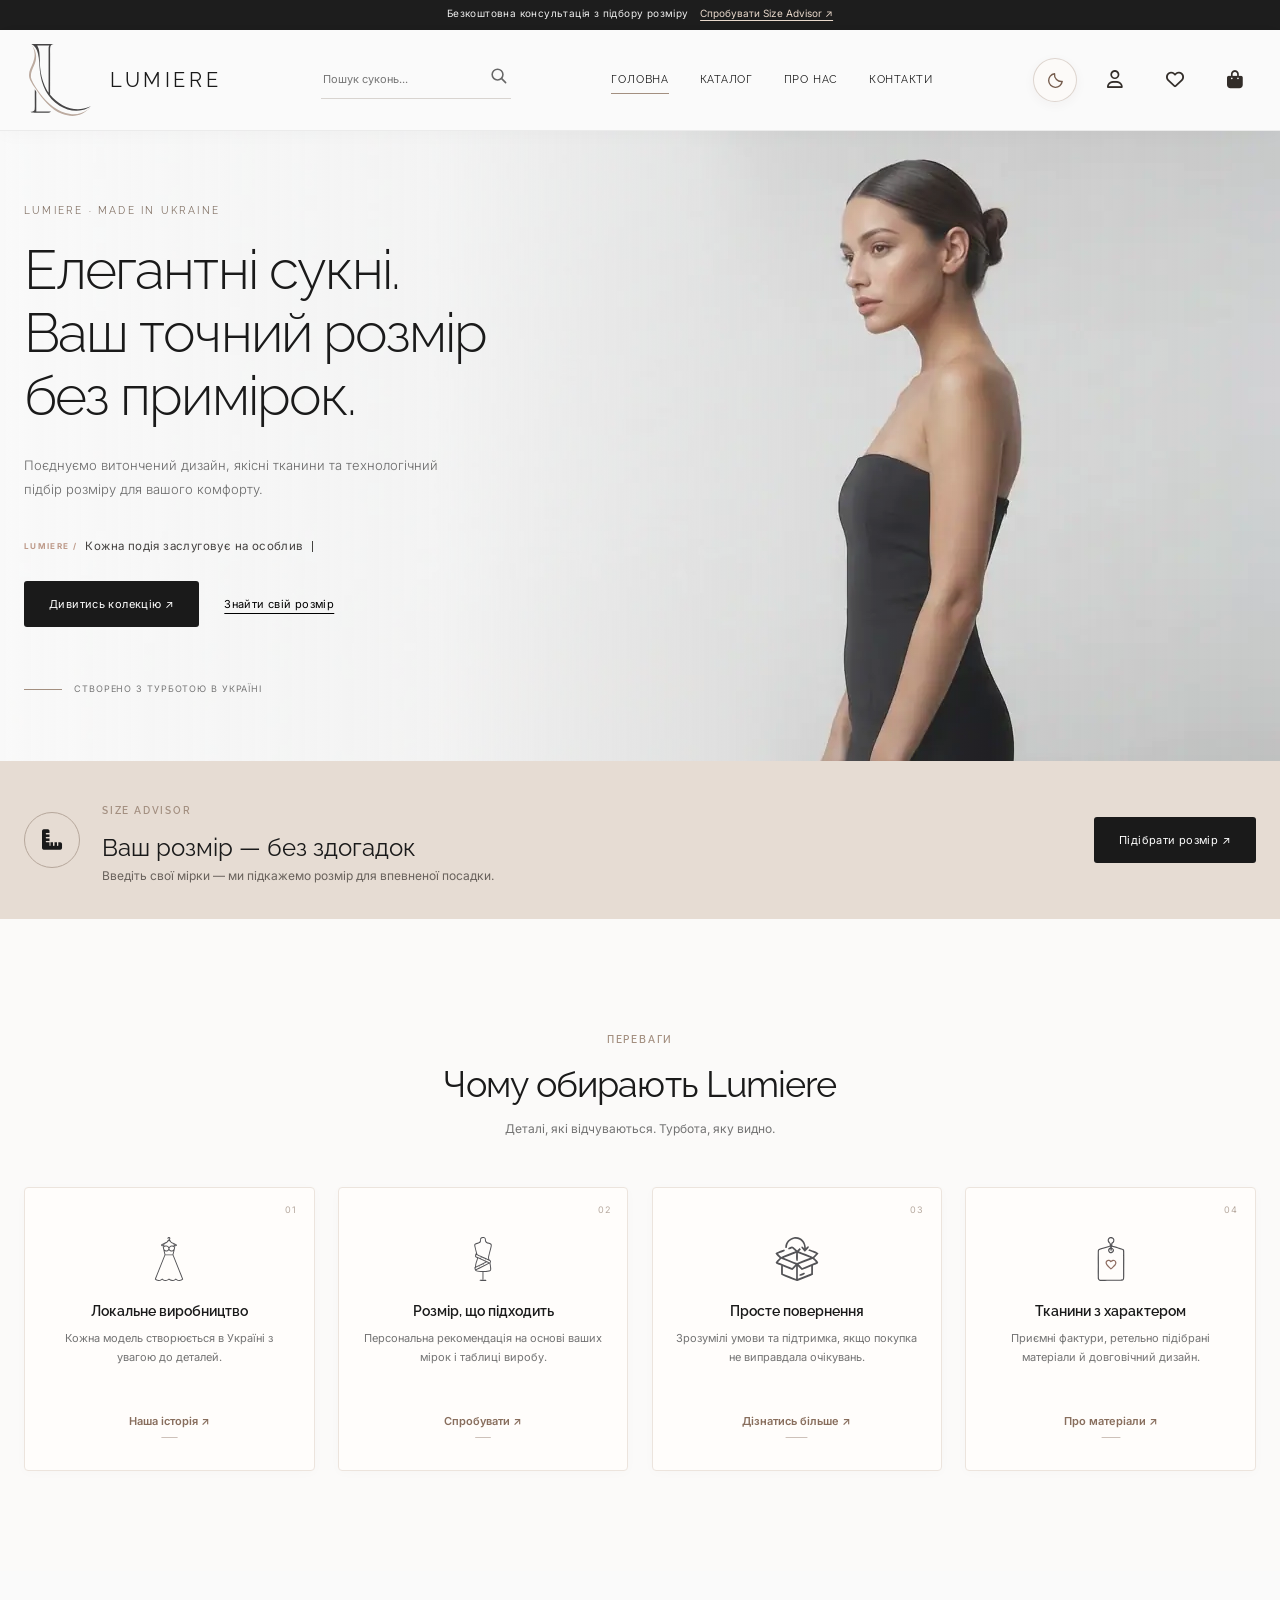
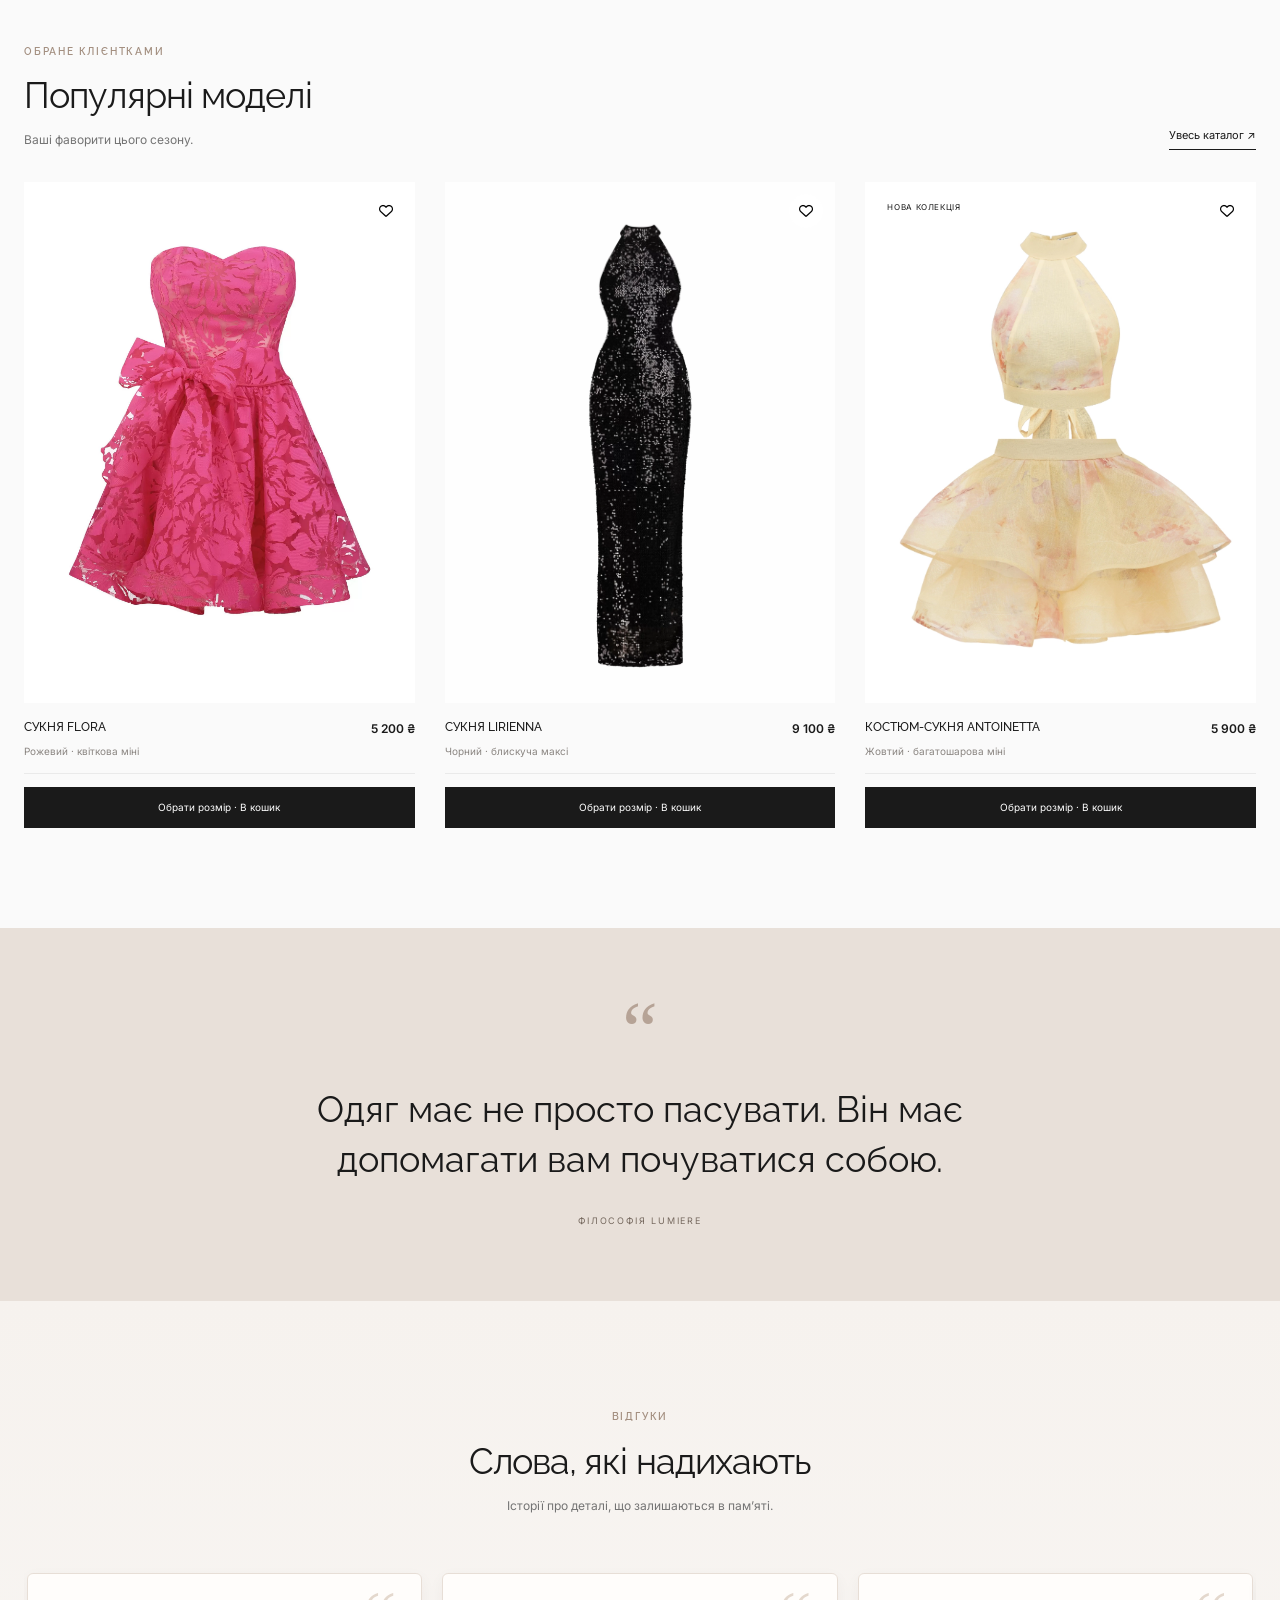
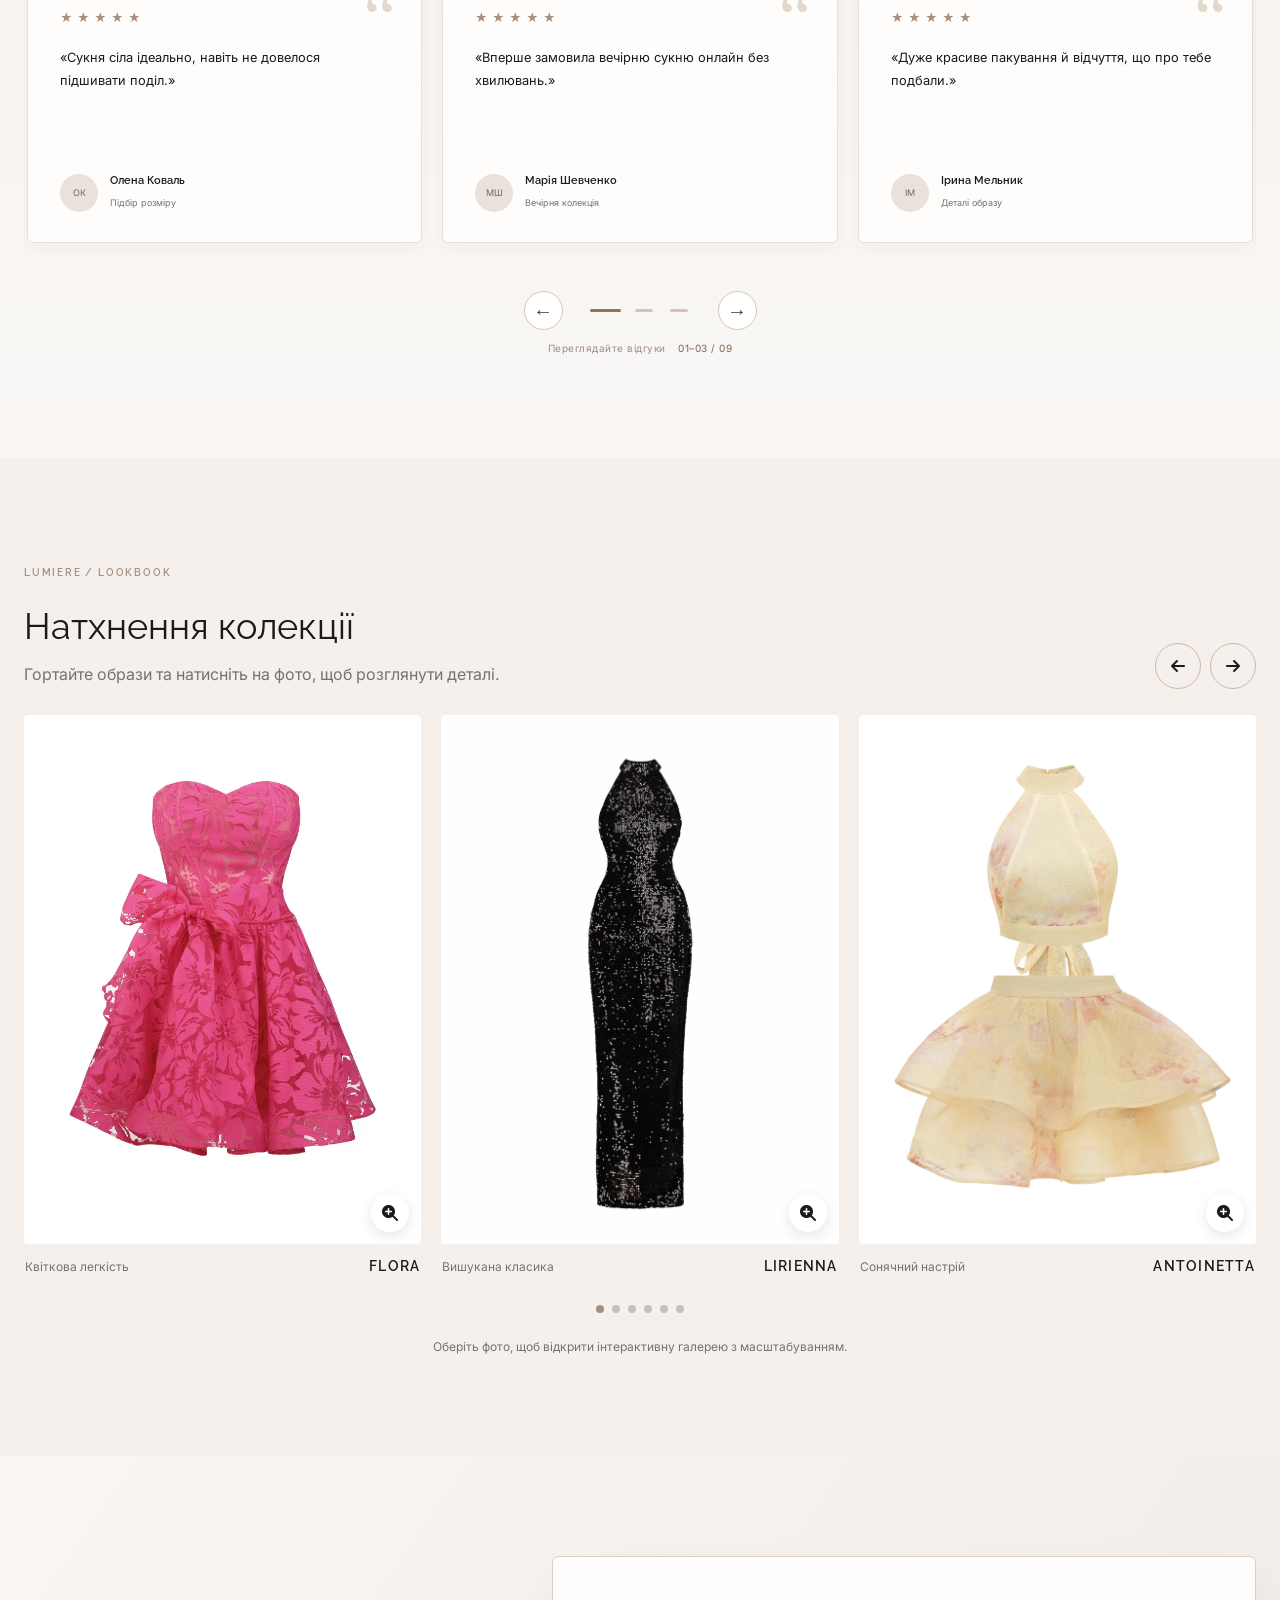
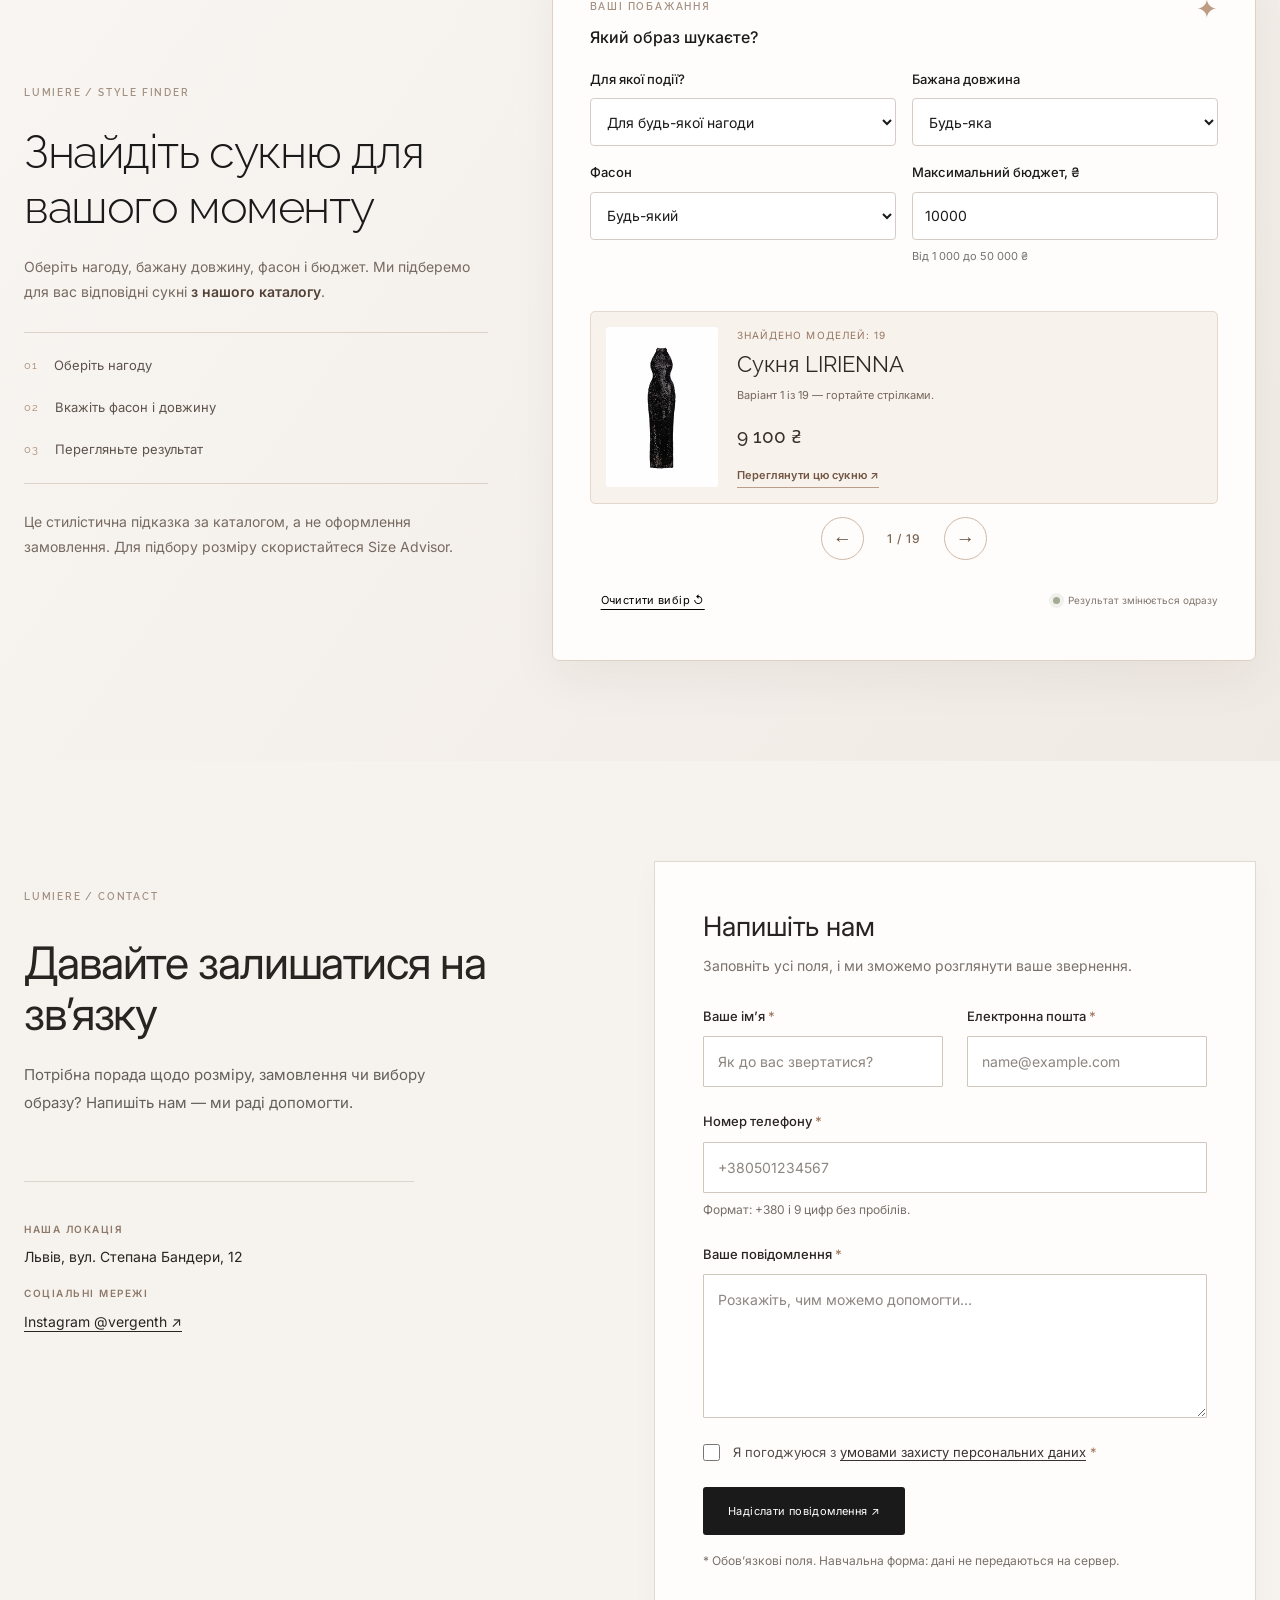
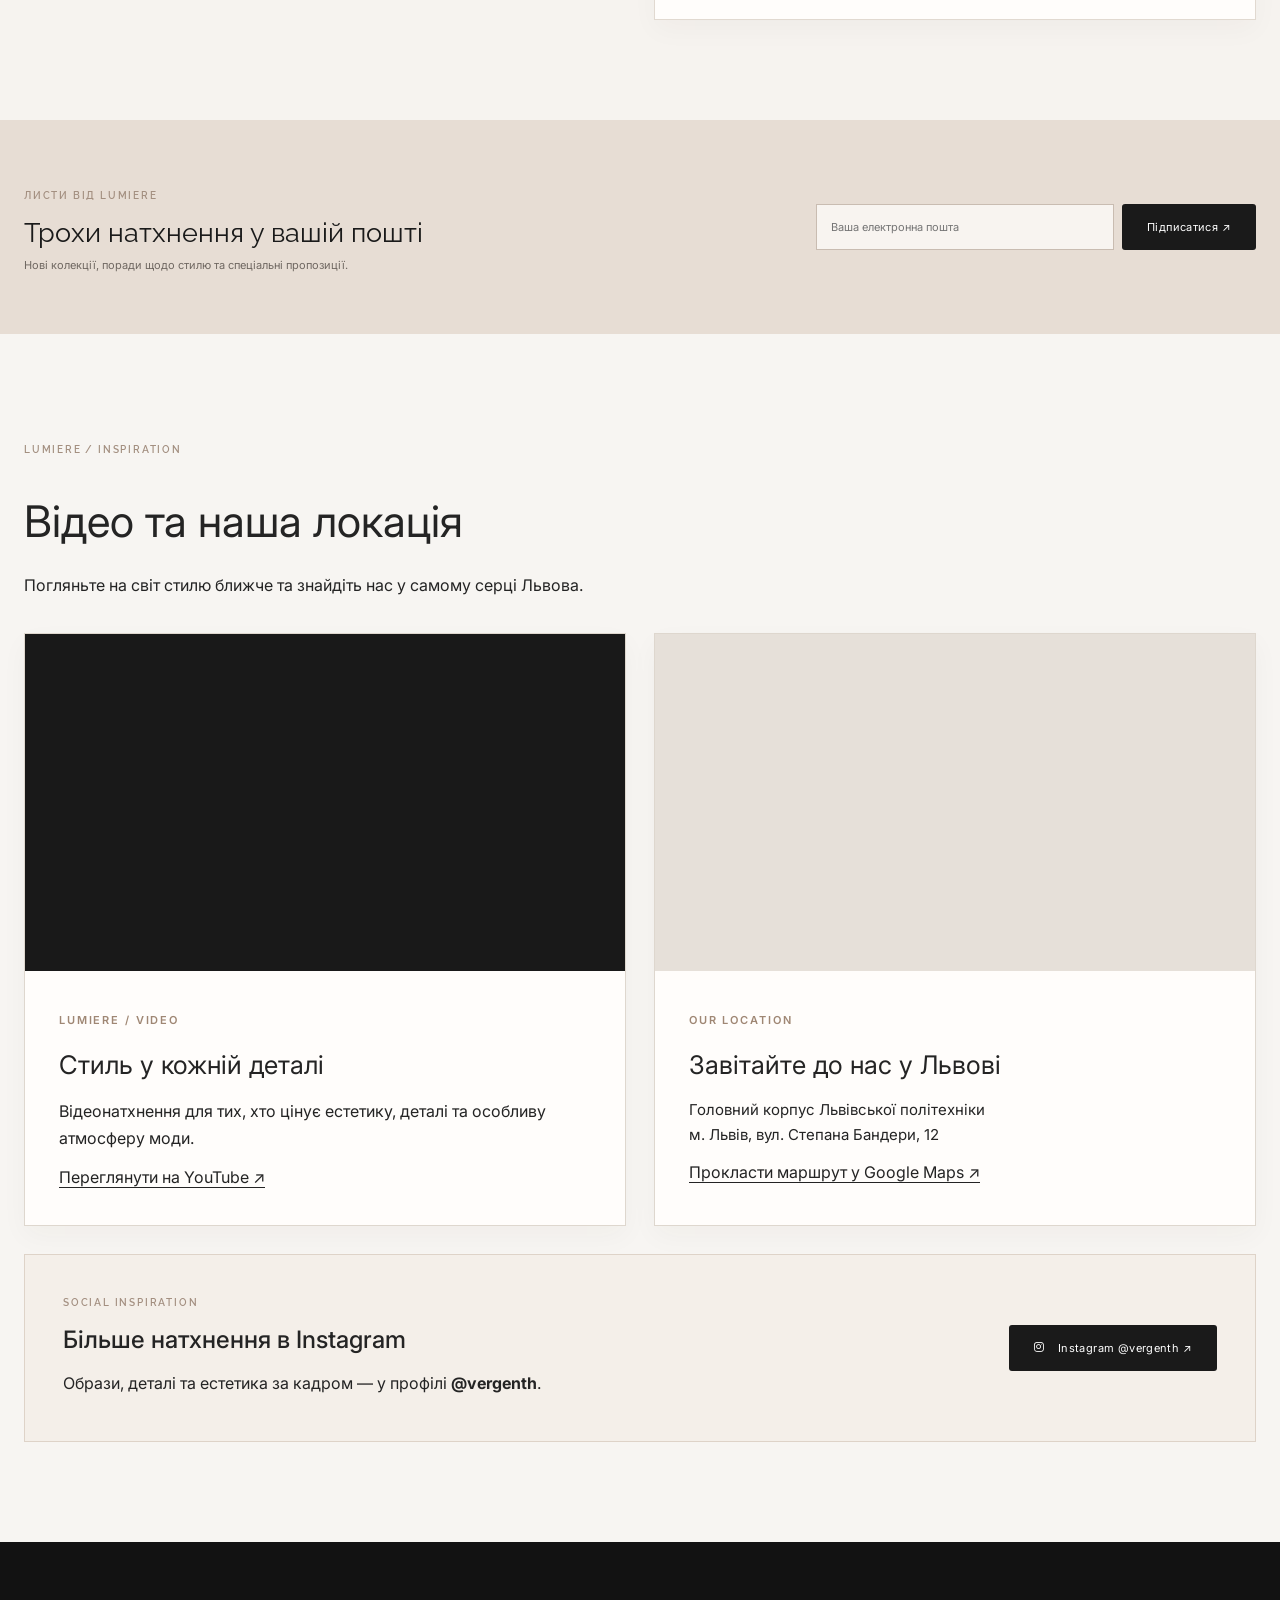
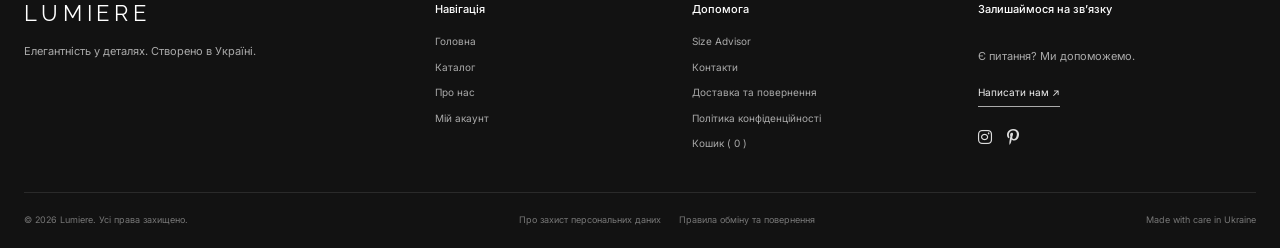
<file: index.html>
<!DOCTYPE html>

<html lang="uk">
<head>
<script id="theme-prepaint">(function(){try{var t=localStorage.getItem('lumiere-theme');document.documentElement.dataset.theme=t==='dark'?'dark':'light';document.documentElement.classList.toggle('dark',t==='dark');}catch(e){document.documentElement.dataset.theme='light';document.documentElement.classList.remove('dark');}})();</script>
<meta charset="utf-8"/>
<script>if ("scrollRestoration" in history) history.scrollRestoration = "manual"; if (!location.hash && performance.getEntriesByType("navigation")[0]?.type === "reload") window.addEventListener("pageshow", () => requestAnimationFrame(() => scrollTo(0, 0)));</script>
<meta content="width=device-width, initial-scale=1" name="viewport"/>
<meta content="Lumiere — український бренд одягу з персональним підбором розміру" name="description"/>
<title>
   Lumiere — Елегантні сукні. Ваш точний розмір
  </title>
<link href="https://fonts.googleapis.com" rel="preconnect"/>
<link crossorigin="" href="https://fonts.gstatic.com" rel="preconnect"/>
<link href="https://fonts.googleapis.com/css2?family=Inter:wght@300;400;500;600&amp;family=Montserrat:wght@300;400&amp;family=Raleway:wght@300;400;500;600;700&amp;display=swap" media="print" onload="this.media='all'" rel="stylesheet"/><noscript><link href="https://fonts.googleapis.com/css2?family=Inter:wght@300;400;500;600&amp;family=Montserrat:wght@300;400&amp;family=Raleway:wght@300;400;500;600;700&amp;display=swap" rel="stylesheet"/></noscript>
<link href="https://cdnjs.cloudflare.com/ajax/libs/font-awesome/6.6.0/css/all.min.css" media="print" onload="this.media='all'" rel="stylesheet"/><noscript><link href="https://cdnjs.cloudflare.com/ajax/libs/font-awesome/6.6.0/css/all.min.css" rel="stylesheet"/></noscript>
<link href="css/style.css" rel="stylesheet"/><link href="css/atelier-interactions.css" rel="stylesheet"/>
<link href="css/tailwind-components.css" rel="stylesheet"/>
<script defer="" src="js/app.js">
</script>
<script defer="" src="js/validation.js"></script>
<link rel="icon" type="image/svg+xml" href="assets/icons/favicon.svg?v=4"/>
<link rel="icon" type="image/png" sizes="512x512" href="assets/icons/favicon.png?v=4"/>
<link rel="shortcut icon" href="assets/icons/favicon.ico?v=4"/>
<meta name="theme-color" content="#302b29"/>
<!-- LAB 10: independent Vanilla JS libraries via CDN -->
<link rel="stylesheet" href="https://cdn.jsdelivr.net/npm/swiper@11/swiper-bundle.min.css" />
<link rel="stylesheet" href="https://cdn.jsdelivr.net/npm/@fancyapps/ui@5/dist/fancybox/fancybox.css" />
<script defer src="https://cdn.jsdelivr.net/npm/swiper@11/swiper-bundle.min.js"></script>
<script defer src="https://cdn.jsdelivr.net/npm/@fancyapps/ui@5/dist/fancybox/fancybox.umd.js"></script>
<script defer src="js/lookbook.js"></script>
<script type="module" src="js/style-finder.mjs"></script>
<script defer src="js/experience.js"></script>
<script defer src="js/interaction-finish.js"></script>
<link rel="canonical" href="https://lumiere-dress.netlify.app/"/>
<meta property="og:type" content="website"/><meta property="og:image" content="https://lumiere-dress.netlify.app/assets/images/hero-model.jpg"/><meta property="og:image:alt" content="Lumiere — колекція вечірніх суконь"/>
<meta property="og:title" content="Lumiere — Елегантні сукні. Ваш точний розмір"/>
<meta property="og:description" content="Lumiere — український бренд одягу з персональним підбором розміру"/>
<meta property="og:url" content="https://lumiere-dress.netlify.app/"/>
<link rel="stylesheet" href="css/final-refinements.css"/><link href="css/quickview-overlay.css" rel="stylesheet"/>
<link rel="stylesheet" href="css/interaction-finish.css"/>
<link rel="stylesheet" href="css/themes.css?v=1"/><link rel="stylesheet" href="css/theme-polish.css?v=2"/>
<script defer src="js/theme.js?v=1"></script>
<link rel="stylesheet" href="css/hero-video.css?v=1"/>
<script defer src="js/hero-video.js?v=1"></script>
<link href="css/typewriter.css" rel="stylesheet">
</head>
<body>
<a class="skip-link" href="#main-content">Перейти до основного вмісту</a>
<div class="announcement">
   Безкоштовна консультація з підбору розміру
   <button class="text-link" data-open="advisor">
    Спробувати Size Advisor ↗
   </button>
</div>
<header class="site-header">
<div class="header-container">
<button aria-expanded="false" aria-label="Відкрити меню" class="mobile-menu-toggle">
<i class="fa-solid fa-bars">
</i>
</button>
<a aria-label="Lumiere — головна" class="logo" href="index.html">
<img alt="Логотип Lumiere — літера L" class="logo-img" src="assets/icons/logo.svg"/>
<span class="logo-wordmark">
      LUMIERE
     </span>
</a>
<form class="header-search">
<input aria-label="Пошук товарів" id="site-search" placeholder="Пошук суконь..." type="search"/>
<button type="submit" aria-label="Шукати сукні"><svg aria-hidden="true" width="19" height="19" viewBox="0 0 24 24" fill="none" stroke="currentColor" stroke-width="2" stroke-linecap="round" stroke-linejoin="round"><circle cx="10.8" cy="10.8" r="6.8"/><path d="m16 16 5 5"/></svg></button>
</form>
<nav class="main-nav">
<a class="nav-link active" href="index.html">
      Головна
     </a>
<a class="nav-link" href="catalog.html">
      Каталог
     </a>
<a class="nav-link" href="about.html">
      Про нас
     </a>
<a class="nav-link" href="index.html#feedback">
      Контакти
     </a>
</nav>
<div class="header-actions">
<button type="button" class="theme-toggle" data-theme-toggle role="switch" aria-checked="false" aria-label="Увімкнути темну тему" title="Перемкнути світлу й темну тему"><span class="theme-toggle-icon theme-icon-moon" aria-hidden="true"><svg width="19" height="19" viewBox="0 0 24 24" fill="none" stroke="currentColor" stroke-width="1.7" stroke-linecap="round" stroke-linejoin="round" aria-hidden="true"><path d="M20.5 13.2A8.6 8.6 0 0 1 10.8 3.5 8.6 8.6 0 1 0 20.5 13.2Z"/></svg></span><span class="theme-toggle-icon theme-icon-sun" aria-hidden="true"><svg width="19" height="19" viewBox="0 0 24 24" fill="none" stroke="currentColor" stroke-width="1.6" stroke-linecap="round" aria-hidden="true"><circle cx="12" cy="12" r="4"/><path d="M12 2v2m0 16v2M4.93 4.93l1.41 1.41m11.32 11.32 1.41 1.41M2 12h2m16 0h2M4.93 19.07l1.41-1.41M17.66 6.34l1.41-1.41"/></svg></span></button>
<a aria-label="Особистий кабінет" class="interactive-icon" href="account.html">
<i class="fa-regular fa-user">
</i>
</a>
<button aria-label="Обране" class="interactive-icon" data-open="favorites">
<i class="fa-regular fa-heart">
</i>
<span class="cart-badge favorites-badge is-hidden">
       0
      </span>
</button>
<button aria-label="Кошик" class="interactive-icon" data-open="cart">
<i class="fa-solid fa-bag-shopping">
</i>
<span class="cart-badge is-hidden" id="cart-badge">
       0
      </span>
</button>
</div>
</div>
</header>
<main id="main-content">
<section class="hero-section" aria-label="Головний банер Lumiere">
<!-- Два фонові відео під світлу й темну теми. Аудіодоріжки видалені.
     Якщо autoplay недоступний, браузер показує фонове фото. -->
<div class="hero-media" aria-hidden="true">
  <video class="hero-media__video" data-hero-video="light"
         data-src="assets/video/hero-light.mp4"
         poster="assets/video/hero-light.webp"
         muted playsinline loop preload="none" tabindex="-1"></video>
  <video class="hero-media__video" data-hero-video="dark"
         data-src="assets/video/hero-dark.mp4"
         poster="assets/video/hero-dark.webp"
         muted playsinline loop preload="none" tabindex="-1"></video>
</div>
<div class="container hero-container">
<div class="hero-content">
<span class="eyebrow">
       LUMIERE · MADE IN UKRAINE
      </span>
<h1 class="hero-title hero-script" aria-label="Елегантні сукні. Ваш точний розмір без примірок.">
 <span class="hero-line"><span>Елегантні сукні.</span></span>
 <span class="hero-line"><span>Ваш точний розмір</span></span>
 <span class="hero-line"><span>без примірок.</span></span>
</h1>
<p class="hero-desc">
       Поєднуємо витончений дизайн, якісні тканини та технологічний підбір розміру для вашого комфорту.
      </p>
<!-- LAB 10: плавний текстовий віджет із ефектом друкування / видалення. -->
<div class="hero-typewriter" data-typewriter aria-label="Кожна подія заслуговує на особливий образ">
  <span class="hero-typewriter__prefix">LUMIERE /</span>
  <span class="hero-typewriter__text" data-typewriter-text aria-hidden="true">Кожна подія заслуговує на особливий образ</span><span class="hero-typewriter__cursor" aria-hidden="true"></span>
</div>
<div class="hero-actions">
<a class="btn btn-dark" href="catalog.html">
        Дивитись колекцію ↗
       </a>
<button class="btn btn-quiet" data-open="advisor">
        Знайти свій розмір
       </button>
</div>
<div class="hero-note">
<span class="note-line">
</span>
<span>
        Створено з турботою в Україні
       </span>
</div>
</div>
</div>
</section>
<section class="advisor-banner">
<div class="container advisor-container">
<div class="advisor-mark">
<span class="advisor-mark-icon">
<i class="fa-solid fa-ruler-combined">
</i>
</span>
<div>
<span class="section-tag">
        SIZE ADVISOR
       </span>
<h2>
        Ваш розмір — без здогадок
       </h2>
<p>
        Введіть свої мірки — ми підкажемо розмір для впевненої посадки.
       </p>
</div>
</div>
<button class="btn btn-dark" data-open="advisor">
      Підібрати розмір ↗
     </button>
</div>
</section>
<section class="features-section dark:bg-neutral-900 dark:text-stone-100 section-pad">
<div class="container">
<div class="section-title-center">
<span class="section-tag">
       ПЕРЕВАГИ
      </span>
<h2>
       Чому обирають Lumiere
      </h2>
<p>
       Деталі, які відчуваються. Турбота, яку видно.
      </p>
</div>
<div class="features-grid">
<article class="feature-card">
<span class="feature-number">
        01
       </span>
<figure aria-hidden="true" class="feature-icon">
<img alt="" src="assets/icons/dress.svg"/>
</figure>
<h3>
        Локальне виробництво
       </h3>
<p>
        Кожна модель створюється в Україні з увагою до деталей.
       </p>
<a class="feature-more" href="about.html">
        Наша історія ↗
       </a>

</article>
<article class="feature-card">
<span class="feature-number">
        02
       </span>
<figure aria-hidden="true" class="feature-icon">
<img alt="" src="assets/icons/mannequin.svg"/>
</figure>
<h3>
        Розмір, що підходить
       </h3>
<p>
        Персональна рекомендація на основі ваших мірок і таблиці виробу.
       </p>
<button class="feature-more" data-open="advisor">
        Спробувати ↗
       </button>

</article>
<article class="feature-card">
<span class="feature-number">
        03
       </span>
<figure aria-hidden="true" class="feature-icon">
<img alt="" src="assets/icons/box.svg"/>
</figure>
<h3>
        Просте повернення
       </h3>
<p>
        Зрозумілі умови та підтримка, якщо покупка не виправдала очікувань.
       </p>
<a class="feature-more" href="https://dp.dpss.gov.ua/news/osnovni-pravila-shchodo-obminu-tovaru-ta-povernennya-groshej" rel="noopener noreferrer" target="_blank">
        Дізнатись більше ↗
       </a>

</article>
<article class="feature-card">
<span class="feature-number">
        04
       </span>
<figure aria-hidden="true" class="feature-icon">
<img alt="" src="assets/icons/tag.svg"/>
</figure>
<h3>
        Тканини з характером
       </h3>
<p>
        Приємні фактури, ретельно підібрані матеріали й довговічний дизайн.
       </p>
<a class="feature-more" href="about.html#materials">
        Про матеріали ↗
       </a>

</article>
</div>
</div>
</section>
<section class="catalog-section section-pad">
<div class="container">
<div class="catalog-header">
<div>
<span class="section-tag">
        ОБРАНЕ КЛІЄНТКАМИ
       </span>
<h2>
        Популярні моделі
       </h2>
<p>
        Ваші фаворити цього сезону.
       </p>
</div>
<a class="link-more" href="catalog.html">
       Увесь каталог ↗
      </a>
</div>
<div class="products-grid">



<article class="product-card new-product" data-category="dress" data-color="pink" data-length="mini" data-occasion="cocktail" data-order="0" data-price="5200" data-product="flora" data-silhouette="a-line" data-sizes="XS S M L XL" data-sleeve="none"><div class="product-image-box"><img width="1500" height="2250" alt="Сукня FLORA" decoding="async" loading="lazy" src="assets/images/dress-flora.webp"/><button aria-label="Додати Сукня FLORA в обране" class="favorite-toggle" data-favorite="flora" type="button"><i class="fa-regular fa-heart"></i></button><div class="quick-view-row"><button class="quick-view" data-quickview="flora" type="button">Швидкий перегляд</button></div></div><div class="product-info"><div class="product-title-row"><h3>Сукня FLORA</h3><span class="price">5 200 ₴</span></div><p class="product-subtitle">Рожевий · квіткова міні</p><div class="product-footer"><button class="btn-text-buy" data-add="flora" type="button">Обрати розмір · В кошик</button></div></div></article><article class="product-card new-product" data-category="dress" data-color="black" data-length="maxi" data-occasion="evening" data-order="1" data-price="9100" data-product="lirienna" data-silhouette="fitted" data-sizes="XS S M L XL" data-sleeve="none"><div class="product-image-box"><img width="1632" height="2448" alt="Сукня LIRIENNA" decoding="async" loading="lazy" src="assets/images/dress-lirienna.webp"/><button aria-label="Додати Сукня LIRIENNA в обране" class="favorite-toggle" data-favorite="lirienna" type="button"><i class="fa-regular fa-heart"></i></button><div class="quick-view-row"><button class="quick-view" data-quickview="lirienna" type="button">Швидкий перегляд</button></div></div><div class="product-info"><div class="product-title-row"><h3>Сукня LIRIENNA</h3><span class="price">9 100 ₴</span></div><p class="product-subtitle">Чорний · блискуча максі</p><div class="product-footer"><button class="btn-text-buy" data-add="lirienna" type="button">Обрати розмір · В кошик</button></div></div></article><article class="product-card new-product" data-category="dress" data-color="yellow" data-length="mini" data-occasion="cocktail" data-order="2" data-price="5900" data-product="antoinetta" data-silhouette="a-line" data-sizes="XS S M L XL" data-sleeve="none"><div class="product-image-box"><img width="1080" height="1621" alt="Костюм-сукня ANTOINETTA" decoding="async" loading="lazy" src="assets/images/dress-antoinetta-yellow.webp"/><span class="product-label">Нова колекція</span><button aria-label="Додати Костюм-сукня ANTOINETTA в обране" class="favorite-toggle" data-favorite="antoinetta" type="button"><i class="fa-regular fa-heart"></i></button><div class="quick-view-row"><button class="quick-view" data-quickview="antoinetta" type="button">Швидкий перегляд</button></div></div><div class="product-info"><div class="product-title-row"><h3>Костюм-сукня ANTOINETTA</h3><span class="price">5 900 ₴</span></div><p class="product-subtitle">Жовтий · багатошарова міні</p><div class="product-footer"><button class="btn-text-buy" data-add="antoinetta" type="button">Обрати розмір · В кошик</button></div></div></article></div>
</div>
</section>
<section class="quote-section">
<div class="container quote-inner">
<span class="quote-mark">
      “
     </span>
<blockquote>
      Одяг має не просто пасувати. Він має допомагати вам почуватися собою.
     </blockquote>
<span class="quote-credit">
      ФІЛОСОФІЯ LUMIERE
     </span>
</div>
</section>
<section class="reviews-section section-pad">
<div class="container">
<div class="section-title-center">
<span class="section-tag">
       ВІДГУКИ
      </span>
<h2>
       Слова, які надихають
      </h2>
<p>
       Історії про деталі, що залишаються в пам’яті.
      </p>
</div>
<div class="reviews-grid" id="reviews-grid" aria-live="polite">
<article class="review-card" aria-label="Відгук: Олена Коваль">
  <div class="stars" aria-label="П’ять зірок">★★★★★</div>
  <p>«Сукня сіла ідеально, навіть не довелося підшивати поділ.»</p>
  <div class="review-author"><span class="avatar-placeholder" aria-hidden="true">ОК</span><div><h3>Олена Коваль</h3><span>Підбір розміру</span></div></div>
 </article>
<article class="review-card" aria-label="Відгук: Марія Шевченко">
  <div class="stars" aria-label="П’ять зірок">★★★★★</div>
  <p>«Вперше замовила вечірню сукню онлайн без хвилювань.»</p>
  <div class="review-author"><span class="avatar-placeholder" aria-hidden="true">МШ</span><div><h3>Марія Шевченко</h3><span>Вечірня колекція</span></div></div>
 </article>
<article class="review-card" aria-label="Відгук: Ірина Мельник">
  <div class="stars" aria-label="П’ять зірок">★★★★★</div>
  <p>«Дуже красиве пакування й відчуття, що про тебе подбали.»</p>
  <div class="review-author"><span class="avatar-placeholder" aria-hidden="true">ІМ</span><div><h3>Ірина Мельник</h3><span>Деталі образу</span></div></div>
 </article>
<article class="review-card" aria-label="Відгук: Софія Левченко">
  <div class="stars" aria-label="П’ять зірок">★★★★★</div>
  <p>«Сподобалося, що всі розміри та відтінки можна порівняти до вибору.»</p>
  <div class="review-author"><span class="avatar-placeholder" aria-hidden="true">СЛ</span><div><h3>Софія Левченко</h3><span>Святкова міні</span></div></div>
 </article>
<article class="review-card" aria-label="Відгук: Анастасія Кравець">
  <div class="stars" aria-label="П’ять зірок">★★★★★</div>
  <p>«Зручний каталог: легко знайти сукню потрібної довжини й фасону.»</p>
  <div class="review-author"><span class="avatar-placeholder" aria-hidden="true">АК</span><div><h3>Анастасія Кравець</h3><span>Вибір фасону</span></div></div>
 </article>
<article class="review-card" aria-label="Відгук: Дарина Романюк">
  <div class="stars" aria-label="П’ять зірок">★★★★★</div>
  <p>«Підказка щодо розміру допомогла зорієнтуватися перед вибором.»</p>
  <div class="review-author"><span class="avatar-placeholder" aria-hidden="true">ДР</span><div><h3>Дарина Романюк</h3><span>Size Advisor</span></div></div>
 </article>
<article class="review-card" aria-label="Відгук: Вікторія Поліщук">
  <div class="stars" aria-label="П’ять зірок">★★★★★</div>
  <p>«Особливо подобаються лаконічні моделі та фото без зайвих деталей.»</p>
  <div class="review-author"><span class="avatar-placeholder" aria-hidden="true">ВП</span><div><h3>Вікторія Поліщук</h3><span>Мінімалістичний стиль</span></div></div>
 </article>
<article class="review-card" aria-label="Відгук: Наталія Бойко">
  <div class="stars" aria-label="П’ять зірок">★★★★★</div>
  <p>«Зручно переглядати моделі й додавати вподобані до обраного.»</p>
  <div class="review-author"><span class="avatar-placeholder" aria-hidden="true">НБ</span><div><h3>Наталія Бойко</h3><span>Максі сукні</span></div></div>
 </article>
<article class="review-card" aria-label="Відгук: Юлія Савчук">
  <div class="stars" aria-label="П’ять зірок">★★★★★</div>
  <p>«Приємно, що можна роздивитися сукню, не залишаючи каталог.»</p>
  <div class="review-author"><span class="avatar-placeholder" aria-hidden="true">ЮС</span><div><h3>Юлія Савчук</h3><span>Швидкий перегляд</span></div></div>
 </article>
</div>
 <div class="review-toolbar" aria-label="Гортання відгуків">
  <button type="button" class="review-arrow review-prev" aria-label="Попередні відгуки">←</button>
  <div class="review-progress" role="group" aria-label="Виберіть відгук"></div>
  <button type="button" class="review-arrow review-next" aria-label="Наступні відгуки">→</button>
 </div>
 <p class="review-caption">Переглядайте відгуки <span id="review-counter">01–03 / 09</span></p>
</div>
</section>

<!-- LAB 10: Swiper.js + Fancybox v5 portfolio gallery. Images are existing Lumiere assets. -->
<section class="lookbook-section section-pad" id="lookbook" aria-labelledby="lookbook-title">
 <div class="container">
  <div class="lookbook-heading">
   <div><span class="section-tag">LUMIERE / LOOKBOOK</span>
    <h2 id="lookbook-title">Натхнення колекції</h2>
    <p>Гортайте образи та натисніть на фото, щоб розглянути деталі.</p>
   </div>
   <div class="lookbook-controls" aria-label="Керування галереєю">
    <button type="button" class="lookbook-prev" aria-label="Попередній образ"><i class="fa-solid fa-arrow-left" aria-hidden="true"></i></button>
    <button type="button" class="lookbook-next" aria-label="Наступний образ"><i class="fa-solid fa-arrow-right" aria-hidden="true"></i></button>
   </div>
  </div>
  <div class="swiper lumiere-swiper" aria-label="Карусель з шести образів Lumiere">
   <div class="swiper-wrapper">
<article class="swiper-slide lumiere-look-slide">
  <a class="look-image-link" href="assets/images/dress-flora.webp" data-fancybox="lumiere-gallery" data-caption="Сукня FLORA — колекція Lumiere" aria-label="Розглянути сукню FLORA у галереї">
   <img src="assets/images/dress-flora.webp" alt="Сукня FLORA — квіткова легкість" loading="lazy" decoding="async" />
   <span class="look-zoom" aria-hidden="true"><i class="fa-solid fa-magnifying-glass-plus"></i></span>
  </a>
  <div class="look-caption"><span>Квіткова легкість</span><h3>FLORA</h3></div>
 </article>
<article class="swiper-slide lumiere-look-slide">
  <a class="look-image-link" href="assets/images/dress-lirienna.webp" data-fancybox="lumiere-gallery" data-caption="Сукня LIRIENNA — колекція Lumiere" aria-label="Розглянути сукню LIRIENNA у галереї">
   <img src="assets/images/dress-lirienna.webp" alt="Сукня LIRIENNA — вишукана класика" loading="lazy" decoding="async" />
   <span class="look-zoom" aria-hidden="true"><i class="fa-solid fa-magnifying-glass-plus"></i></span>
  </a>
  <div class="look-caption"><span>Вишукана класика</span><h3>LIRIENNA</h3></div>
 </article>
<article class="swiper-slide lumiere-look-slide">
  <a class="look-image-link" href="assets/images/dress-antoinetta-yellow.webp" data-fancybox="lumiere-gallery" data-caption="Сукня ANTOINETTA — колекція Lumiere" aria-label="Розглянути сукню ANTOINETTA у галереї">
   <img src="assets/images/dress-antoinetta-yellow.webp" alt="Сукня ANTOINETTA — сонячний настрій" loading="lazy" decoding="async" />
   <span class="look-zoom" aria-hidden="true"><i class="fa-solid fa-magnifying-glass-plus"></i></span>
  </a>
  <div class="look-caption"><span>Сонячний настрій</span><h3>ANTOINETTA</h3></div>
 </article>
<article class="swiper-slide lumiere-look-slide">
  <a class="look-image-link" href="assets/images/dress-adelie-dovga.webp" data-fancybox="lumiere-gallery" data-caption="Сукня ADELIE — колекція Lumiere" aria-label="Розглянути сукню ADELIE у галереї">
   <img src="assets/images/dress-adelie-dovga.webp" alt="Сукня ADELIE — вечірня елегантність" loading="lazy" decoding="async" />
   <span class="look-zoom" aria-hidden="true"><i class="fa-solid fa-magnifying-glass-plus"></i></span>
  </a>
  <div class="look-caption"><span>Вечірня елегантність</span><h3>ADELIE</h3></div>
 </article>
<article class="swiper-slide lumiere-look-slide">
  <a class="look-image-link" href="assets/images/dress-elizabeth.jpg" data-fancybox="lumiere-gallery" data-caption="Сукня ELIZABETH — колекція Lumiere" aria-label="Розглянути сукню ELIZABETH у галереї">
   <img src="assets/images/dress-elizabeth.jpg" alt="Сукня ELIZABETH — стримана розкіш" loading="lazy" decoding="async" />
   <span class="look-zoom" aria-hidden="true"><i class="fa-solid fa-magnifying-glass-plus"></i></span>
  </a>
  <div class="look-caption"><span>Стримана розкіш</span><h3>ELIZABETH</h3></div>
 </article>
<article class="swiper-slide lumiere-look-slide">
  <a class="look-image-link" href="assets/images/dress-leola.webp" data-fancybox="lumiere-gallery" data-caption="Сукня LEOLA — колекція Lumiere" aria-label="Розглянути сукню LEOLA у галереї">
   <img src="assets/images/dress-leola.webp" alt="Сукня LEOLA — жіночний силует" loading="lazy" decoding="async" />
   <span class="look-zoom" aria-hidden="true"><i class="fa-solid fa-magnifying-glass-plus"></i></span>
  </a>
  <div class="look-caption"><span>Жіночний силует</span><h3>LEOLA</h3></div>
 </article>
   </div>
  </div>
  <div class="swiper-pagination lumiere-pagination" aria-label="Сторінки галереї"></div>
  <p class="lookbook-note">Оберіть фото, щоб відкрити інтерактивну галерею з масштабуванням.</p>
 </div>
</section>

<!-- LAB 11: live style finder. Four parameters choose REAL catalog dresses; safe edge handling. -->
<section class="outfit-section style-finder-section section-pad" id="outfit-calculator" aria-labelledby="outfit-title">
 <div class="container outfit-layout">
  <div class="outfit-intro">
   <span class="section-tag">LUMIERE / STYLE FINDER</span>
   <h2 id="outfit-title">Знайдіть сукню для вашого моменту</h2>
   <p>Оберіть нагоду, бажану довжину, фасон і бюджет. Ми підберемо для вас відповідні сукні <strong>з нашого каталогу</strong>.</p>
   <div class="finder-process"><div><span>01</span> Оберіть нагоду</div><div><span>02</span> Вкажіть фасон і довжину</div><div><span>03</span> Перегляньте результат</div></div>
   <p class="outfit-disclaimer">Це стилістична підказка за каталогом, а не оформлення замовлення. Для підбору розміру скористайтеся Size Advisor.</p>
  </div>
  <form id="outfit-form" class="outfit-form finder-form" novalidate aria-describedby="outfit-help">
   <div class="finder-form-top"><span class="section-tag">ВАШІ ПОБАЖАННЯ</span><span class="finder-sparkle" aria-hidden="true">✦</span></div>
   <p id="outfit-help" class="outfit-form-intro">Який образ шукаєте?</p>
   <div class="outfit-fields finder-fields">
    <div class="outfit-field"><label for="outfit-occasion">Для якої події?</label><select id="outfit-occasion" name="occasion"><option value="any">Для будь-якої нагоди</option><option value="evening">Урочистий вечір</option><option value="cocktail">Свято / коктейльна подія</option></select></div>
    <div class="outfit-field"><label for="outfit-length">Бажана довжина</label><select id="outfit-length" name="length"><option value="any">Будь-яка</option><option value="mini">Міні</option><option value="maxi">Максі</option></select></div>
    <div class="outfit-field"><label for="outfit-silhouette">Фасон</label><select id="outfit-silhouette" name="silhouette"><option value="any">Будь-який</option><option value="fitted">Приталений</option><option value="a-line">А-силует</option><option value="corset">Корсетний</option></select></div>
    <div class="outfit-field"><label for="outfit-budget">Максимальний бюджет, ₴</label><input id="outfit-budget" name="budget" type="number" min="1000" max="50000" step="100" inputmode="numeric" value="10000" required aria-describedby="outfit-budget-help outfit-error"/><small id="outfit-budget-help">Від 1 000 до 50 000 ₴</small></div>
   </div>
   <p id="outfit-error" class="outfit-error" role="alert" aria-live="polite"></p>
   <div class="finder-result" id="finder-result" aria-live="polite" aria-atomic="true">
    <div class="finder-result-visual"><img id="finder-image" src="assets/images/dress-flora.webp" alt="Рекомендована сукня" loading="lazy" width="180" height="250"/></div>
    <div class="finder-result-content"><span class="finder-match-label" id="finder-match-count">Підбираємо моделі…</span>
     <h3 id="finder-name">Сукня з вашого каталогу</h3><p id="finder-reason">Вкажіть побажання — результат оновиться автоматично.</p>
     <strong id="finder-price"></strong><a class="finder-view" href="catalog.html" id="finder-link">Відкрити каталог <span aria-hidden="true">↗</span></a></div>
   </div>
   <div class="finder-navigation" id="finder-navigation" aria-label="Перемикання знайдених суконь">
    <button class="finder-nav-btn" type="button" id="finder-prev" aria-label="Попередня сукня">←</button>
    <span class="finder-position" id="finder-position" aria-live="polite">1 / 1</span>
    <button class="finder-nav-btn" type="button" id="finder-next" aria-label="Наступна сукня">→</button>
   </div>
   <div class="finder-footer"><button type="reset" class="btn btn-quiet outfit-reset">Очистити вибір ↺</button><span class="finder-live-note"><span aria-hidden="true"></span> Результат змінюється одразу</span></div>
  </form>
 </div>
</section>

<!-- LAB 9: accessible contact form with client-side validation (js/validation.js). -->
<section aria-labelledby="feedback-title" class="feedback-section section-pad" id="feedback">
<div class="container feedback-layout grid grid-cols-1 md:grid-cols-2 gap-6 lg:gap-7">
<header class="feedback-intro min-w-0">
<span class="section-tag">LUMIERE / CONTACT</span>
<h2 id="feedback-title">Давайте залишатися на зв’язку</h2>
<p>Потрібна порада щодо розміру, замовлення чи вибору образу? Напишіть нам — ми раді допомогти.</p>
<div class="feedback-details">
<span class="feedback-detail-label">НАША ЛОКАЦІЯ</span>
<p>Львів, вул. Степана Бандери, 12</p>
<span class="feedback-detail-label">СОЦІАЛЬНІ МЕРЕЖІ</span>
<p><a href="https://www.instagram.com/vergenth/" rel="noopener noreferrer" target="_blank">Instagram @vergenth ↗</a></p>
</div>
</header>
<div class="feedback-panel min-w-0">
<h3>Напишіть нам</h3>
<p class="feedback-panel-intro">Заповніть усі поля, і ми зможемо розглянути ваше звернення.</p>
<form class="feedback-form grid grid-cols-1 gap-6" id="feedbackForm" novalidate="">
<div class="feedback-fields grid grid-cols-1 md:grid-cols-2 gap-6">
<div class="feedback-field min-w-0">
<label for="feedbackName">Ваше ім’я <span aria-hidden="true">*</span></label>
<input aria-describedby="feedbackNameError" aria-invalid="false" autocomplete="name" id="feedbackName" maxlength="80" minlength="2" name="username" placeholder="Як до вас звертатися?" required="" type="text"/>
<p aria-live="polite" class="feedback-error" id="feedbackNameError"></p>
</div>
<div class="feedback-field min-w-0">
<label for="feedbackEmail">Електронна пошта <span aria-hidden="true">*</span></label>
<input aria-describedby="feedbackEmailError" aria-invalid="false" autocomplete="email" id="feedbackEmail" maxlength="254" name="email" placeholder="name@example.com" required="" type="email"/>
<p aria-live="polite" class="feedback-error" id="feedbackEmailError"></p>
</div>
</div>
<div class="feedback-field">
<label for="feedbackPhone">Номер телефону <span aria-hidden="true">*</span></label>
<input aria-describedby="feedbackPhoneHint feedbackPhoneError" aria-invalid="false" autocomplete="tel" id="feedbackPhone" inputmode="tel" name="phone" pattern="\+380[0-9]{9}" placeholder="+380501234567" required="" type="tel"/>
<p class="feedback-hint" id="feedbackPhoneHint">Формат: +380 і 9 цифр без пробілів.</p>
<p aria-live="polite" class="feedback-error" id="feedbackPhoneError"></p>
</div>
<div class="feedback-field">
<label for="feedbackMessage">Ваше повідомлення <span aria-hidden="true">*</span></label>
<textarea aria-describedby="feedbackMessageError" aria-invalid="false" id="feedbackMessage" maxlength="2000" minlength="10" name="message" placeholder="Розкажіть, чим можемо допомогти…" required="" rows="5"></textarea>
<p aria-live="polite" class="feedback-error" id="feedbackMessageError"></p>
</div>
<div class="feedback-agreement">
<input aria-describedby="feedbackAgreementError" aria-invalid="false" id="feedbackAgreement" name="agreement" required="" type="checkbox"/>
<label for="feedbackAgreement">Я погоджуюся з <a href="https://zakon.rada.gov.ua/laws/term/13397" rel="noopener noreferrer" target="_blank">умовами захисту персональних даних</a> <span aria-hidden="true">*</span></label>
<p aria-live="polite" class="feedback-error" id="feedbackAgreementError"></p>
</div>
<button class="btn btn-dark feedback-submit" type="submit">Надіслати повідомлення ↗</button>
<p class="feedback-required">* Обов’язкові поля. Навчальна форма: дані не передаються на сервер.</p>
</form>
</div>
</div>
</section>
<section class="newsletter-section">
<div class="container newsletter-inner">
<div>
<span class="section-tag">
       ЛИСТИ ВІД LUMIERE
      </span>
<h2>
       Трохи натхнення у вашій пошті
      </h2>
<p>
       Нові колекції, поради щодо стилю та спеціальні пропозиції.
      </p>
</div>
<form class="subscribe-form">
<input aria-label="Ваша електронна пошта" autocomplete="email" id="newsletter-email" name="newsletter_email" placeholder="Ваша електронна пошта" required="" type="email"/>
<button class="btn btn-dark">
       Підписатися ↗
      </button>
</form>
</div>
</section><section aria-labelledby="media-title" class="lab7-media-section section-pad" id="media"><div class="container"><span class="section-tag">LUMIERE / INSPIRATION</span><h2 id="media-title">Відео та наша локація</h2><p class="lab7-media-intro">Погляньте на світ стилю ближче та знайдіть нас у самому серці Львова.</p><div class="lab7-media-grid grid grid-cols-1 md:grid-cols-2 gap-6 lg:gap-7"><article class="lab7-media-card lab7-video-card min-w-0"><div class="lab7-media-frame lab7-video-frame"><iframe allow="accelerometer; autoplay; clipboard-write; encrypted-media; gyroscope; picture-in-picture; web-share" allowfullscreen="" loading="lazy" referrerpolicy="strict-origin-when-cross-origin" src="https://www.youtube-nocookie.com/embed/GdgKk44Unmg" title="Відео про стиль та натхнення — Lumiere"></iframe></div><div class="lab7-media-body"><span class="lab7-eyebrow">LUMIERE / VIDEO</span><h3>Стиль у кожній деталі</h3><p>Відеонатхнення для тих, хто цінує естетику, деталі та особливу атмосферу моди.</p><a class="lab7-text-link" href="https://youtu.be/GdgKk44Unmg?si=dPSnXe7cyaOkA0IS" rel="noopener noreferrer" target="_blank">Переглянути на YouTube ↗</a></div></article><article class="lab7-media-card lab7-location-card min-w-0"><div class="lab7-media-frame lab7-map-frame"><iframe allowfullscreen="" loading="lazy" referrerpolicy="no-referrer-when-downgrade" src="https://www.google.com/maps?q=%D0%93%D0%BE%D0%BB%D0%BE%D0%B2%D0%BD%D0%B8%D0%B9%20%D0%BA%D0%BE%D1%80%D0%BF%D1%83%D1%81%20%D0%9B%D1%8C%D0%B2%D1%96%D0%B2%D1%81%D1%8C%D0%BA%D0%BE%D1%97%20%D0%BF%D0%BE%D0%BB%D1%96%D1%82%D0%B5%D1%85%D0%BD%D1%96%D0%BA%D0%B8%2C%20%D0%B2%D1%83%D0%BB%D0%B8%D1%86%D1%8F%20%D0%A1%D1%82%D0%B5%D0%BF%D0%B0%D0%BD%D0%B0%20%D0%91%D0%B0%D0%BD%D0%B4%D0%B5%D1%80%D0%B8%2C%2012%2C%20%D0%9B%D1%8C%D0%B2%D1%96%D0%B2&amp;output=embed" title="Google Maps: Головний корпус Львівської політехніки, Львів, вул. Степана Бандери, 12"></iframe></div><div class="lab7-media-body"><span class="lab7-eyebrow">OUR LOCATION</span><h3>Завітайте до нас у Львові</h3><address>Головний корпус Львівської політехніки<br/>м. Львів, вул. Степана Бандери, 12</address><a class="lab7-text-link" href="https://www.google.com/maps/search/?api=1&amp;query=%D0%93%D0%BE%D0%BB%D0%BE%D0%B2%D0%BD%D0%B8%D0%B9%20%D0%BA%D0%BE%D1%80%D0%BF%D1%83%D1%81%20%D0%9B%D1%8C%D0%B2%D1%96%D0%B2%D1%81%D1%8C%D0%BA%D0%BE%D1%97%20%D0%BF%D0%BE%D0%BB%D1%96%D1%82%D0%B5%D1%85%D0%BD%D1%96%D0%BA%D0%B8%2C%20%D0%A1%D1%82%D0%B5%D0%BF%D0%B0%D0%BD%D0%B0%20%D0%91%D0%B0%D0%BD%D0%B4%D0%B5%D1%80%D0%B8%2012%2C%20%D0%9B%D1%8C%D0%B2%D1%96%D0%B2" rel="noopener noreferrer" target="_blank">Прокласти маршрут у Google Maps ↗</a></div></article></div><aside class="lab7-instagram"><div><span class="section-tag">SOCIAL INSPIRATION</span><h3>Більше натхнення в Instagram</h3><p>Образи, деталі та естетика за кадром — у профілі <strong>@vergenth</strong>.</p></div><a aria-label="Відкрити Instagram @vergenth" class="btn btn-dark" href="https://www.instagram.com/vergenth/" rel="noopener noreferrer" target="_blank"><i aria-hidden="true" class="fa-brands fa-instagram"></i> Instagram @vergenth ↗</a></aside></div></section>
</main>
<footer class="site-footer">
<div class="container">
<div class="footer-main-row">
<div class="footer-brand">
<a class="footer-logo" href="index.html">
       LUMIERE
      </a>
<p>
       Елегантність у деталях. Створено в Україні.
      </p>
</div>
<div class="footer-links">
<h3>
       Навігація
      </h3>
<a href="index.html">
       Головна
      </a>
<a href="catalog.html">
       Каталог
      </a>
<a href="about.html">
       Про нас
      </a>
<a href="account.html">
       Мій акаунт
      </a>
</div>
<div class="footer-links">
<h3>
       Допомога
      </h3>
<button data-open="advisor">
       Size Advisor
      </button>
<a href="index.html#feedback">
       Контакти
      </a>
<a href="https://dp.dpss.gov.ua/news/osnovni-pravila-shchodo-obminu-tovaru-ta-povernennya-groshej" rel="noopener noreferrer" target="_blank">
       Доставка та повернення
      </a>
<a href="https://zakon.rada.gov.ua/laws/term/13397" rel="noopener noreferrer" target="_blank">Політика конфіденційності</a>
<button data-open="cart">
       Кошик (
       <span class="footer-cart-count">
        0
       </span>
       )
      </button>
</div>
<div class="footer-contact">
<h3>
       Залишаймося на зв’язку
      </h3>
<p>
       Є питання? Ми допоможемо.
      </p>
<a class="footer-contact-link" href="index.html#feedback">
       Написати нам ↗
      </a>
<div class="social-links">
<a aria-label="Instagram @vergenth (відкриється в новій вкладці)" href="https://www.instagram.com/vergenth/" rel="noopener noreferrer" target="_blank">
<i class="fa-brands fa-instagram">
</i>
</a>
<a aria-label="Відкрити Pinterest у новій вкладці" href="https://www.pinterest.com/" rel="noopener noreferrer" target="_blank">
<i class="fa-brands fa-pinterest-p">
</i>
</a>
</div>
</div>
</div>
<div class="footer-bottom">
<span>
      © 2026 Lumiere. Усі права захищено.
     </span>
<div>
<a href="https://zakon.rada.gov.ua/laws/term/13397" rel="noopener noreferrer" target="_blank">Про захист персональних даних</a>
<a href="https://dp.dpss.gov.ua/news/osnovni-pravila-shchodo-obminu-tovaru-ta-povernennya-groshej" rel="noopener noreferrer" target="_blank">Правила обміну та повернення</a>
</div>
<span>
      Made with care in Ukraine
     </span>
</div>
</div>
</footer>
<!-- LAB 9: native HTML dialog supports keyboard focus, Escape and focus trapping. -->
<dialog aria-describedby="feedbackDialogDescription" aria-labelledby="feedbackDialogTitle" class="feedback-success-dialog" id="feedbackSuccessDialog">
<div class="feedback-dialog-content">
<span class="section-tag">LUMIERE / FEEDBACK</span>
<h2 id="feedbackDialogTitle">Дякуємо за звернення!</h2>
<p id="feedbackDialogDescription">Форма успішно пройшла клієнтську перевірку. Це демонстрація надсилання: повідомлення не було відправлено на сервер.</p>
<form method="dialog">
<button class="btn btn-dark feedback-dialog-close" type="submit">Зрозуміло, закрити</button>
</form>
</div>
</dialog>
<div id="app-modal-root">
</div>
<div aria-atomic="true" aria-live="polite" class="toast-region">
</div>
<script src="js/typewriter.js" defer></script>
</body>
</html>
</file>
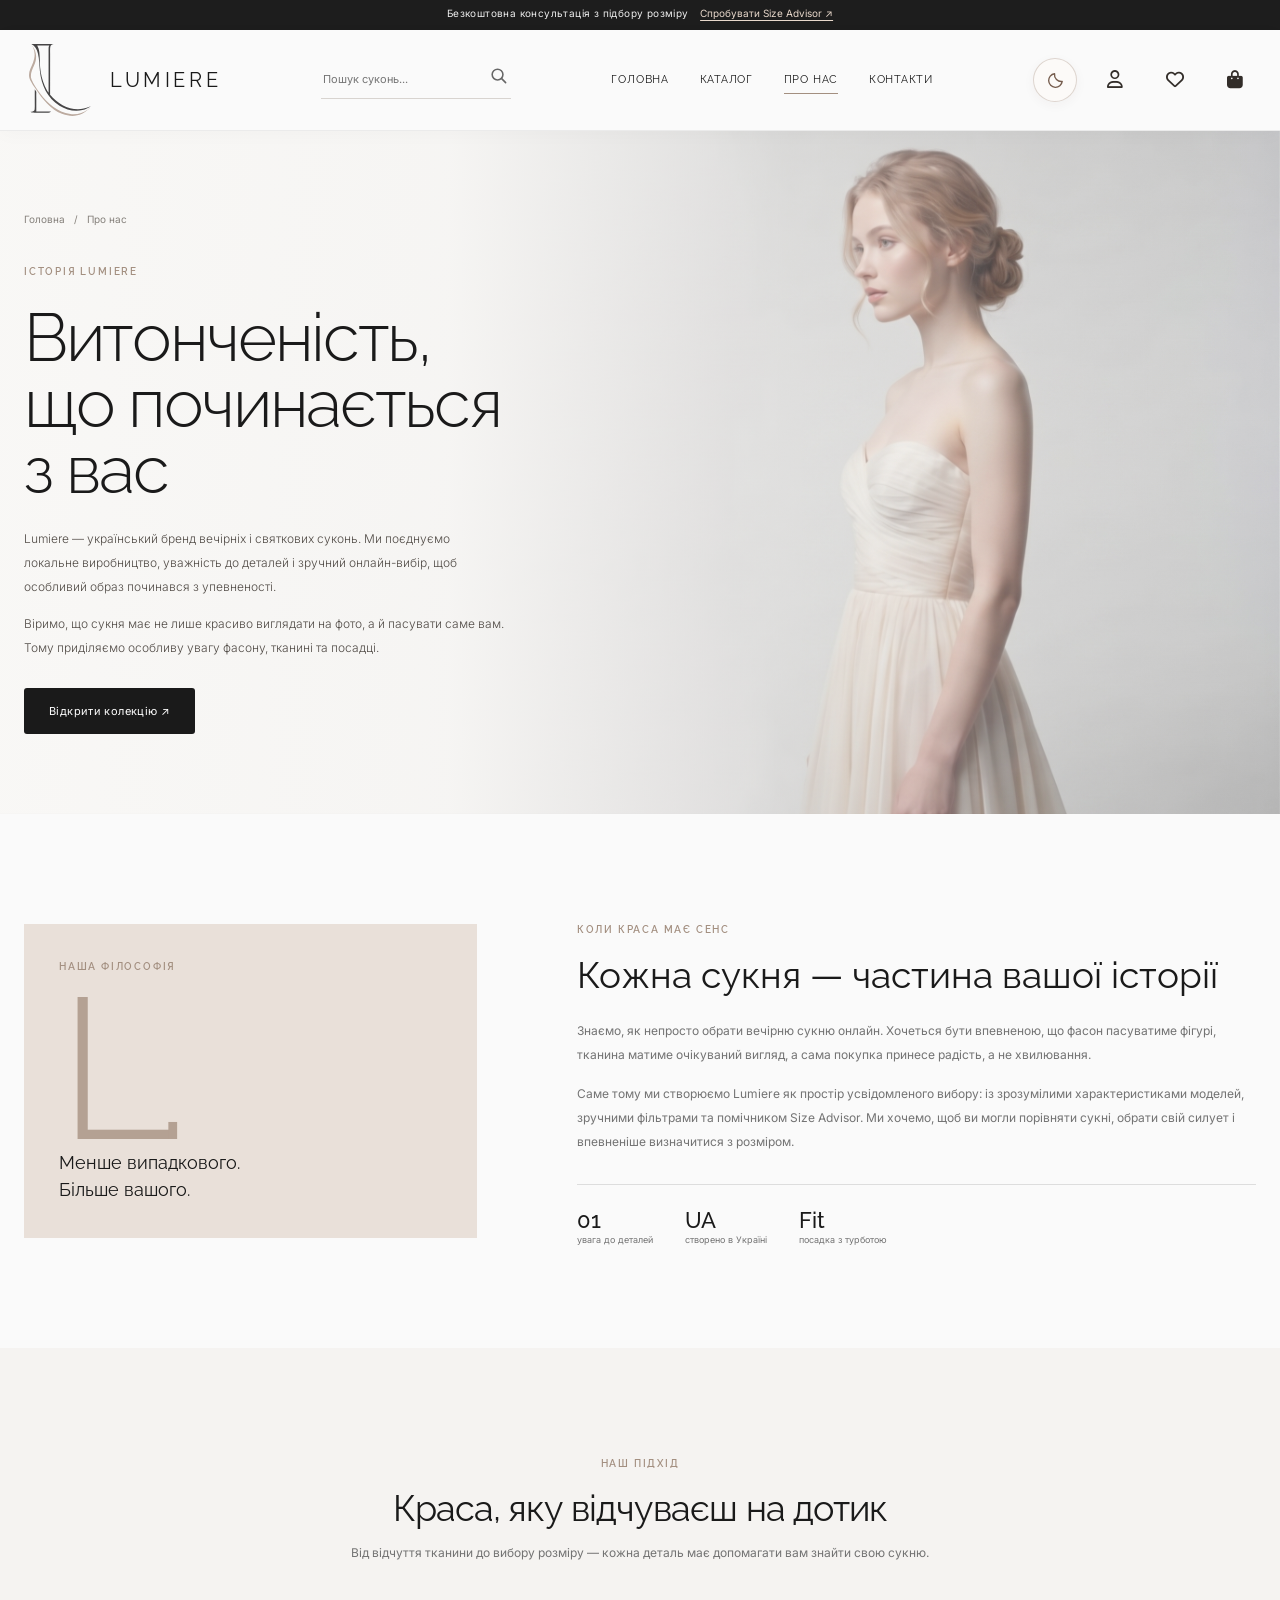
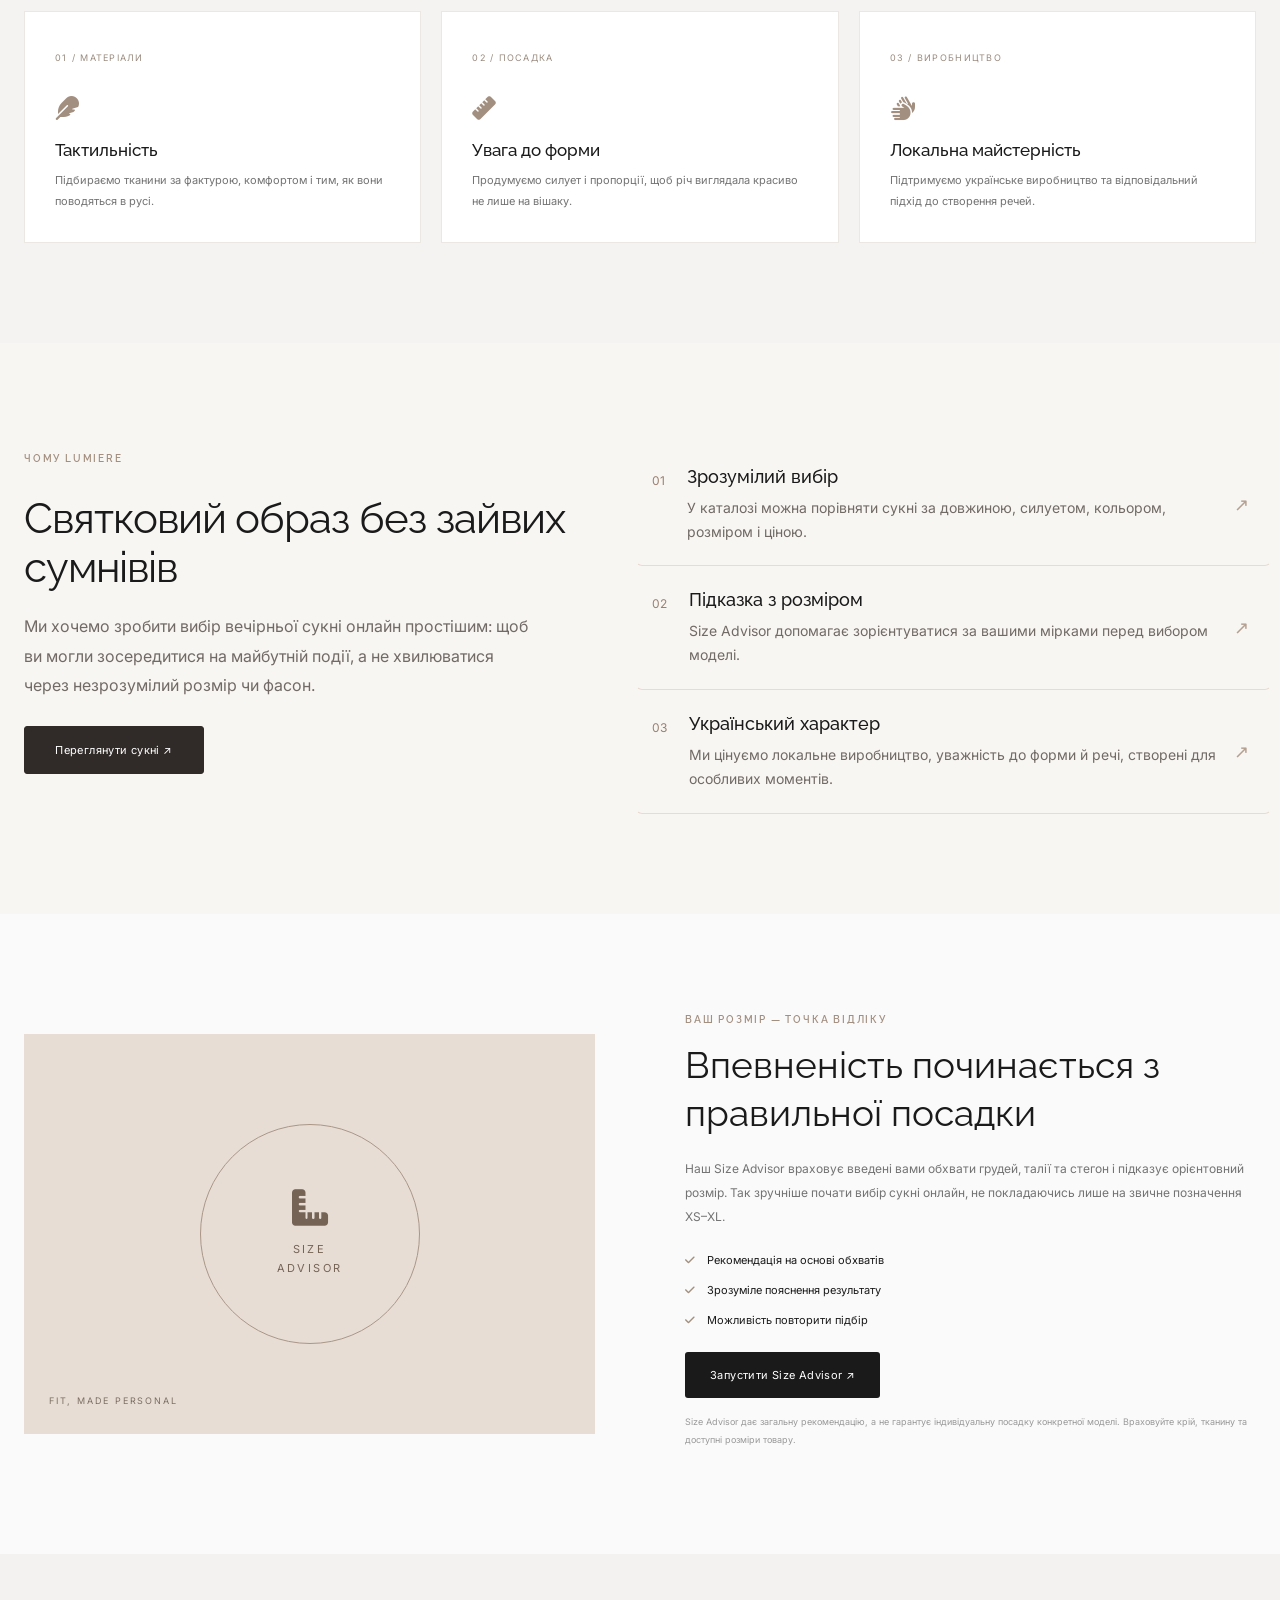
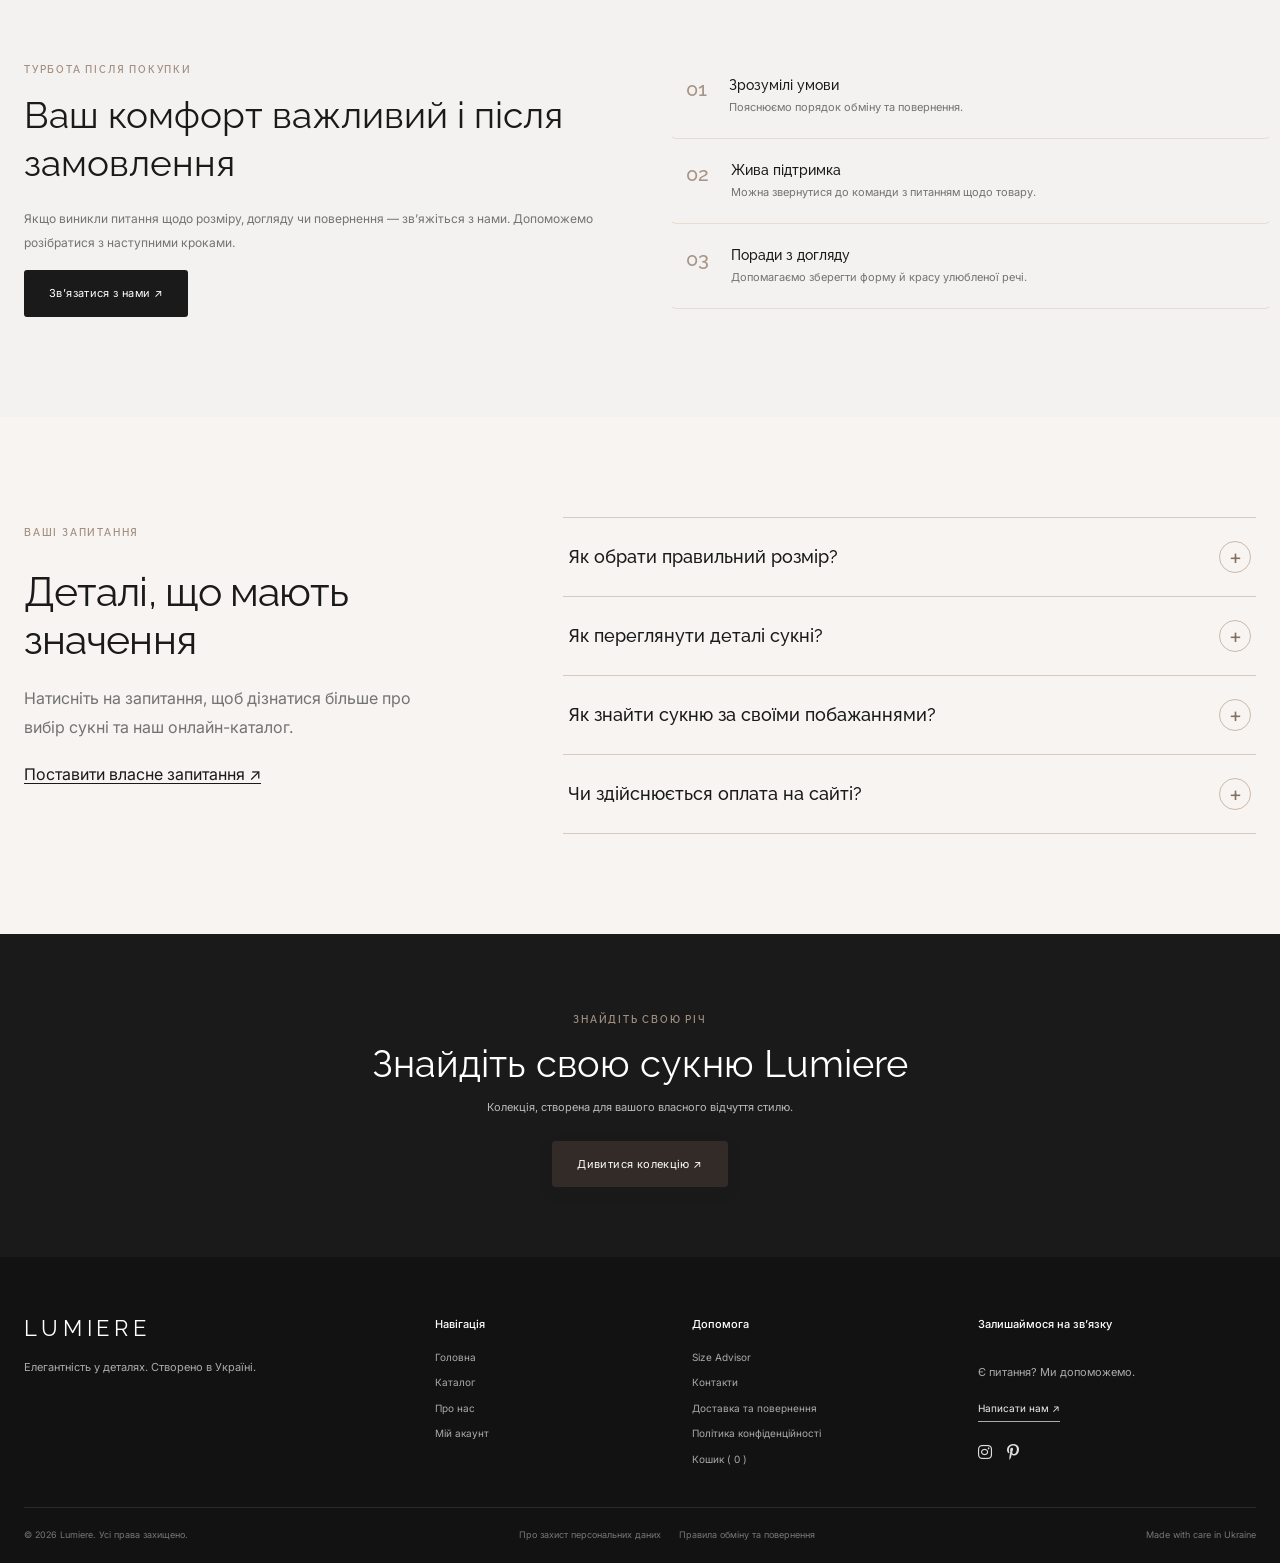
<file: about.html>
<!DOCTYPE html>

<html lang="uk">
<head>
<script id="theme-prepaint">(function(){try{var t=localStorage.getItem('lumiere-theme');document.documentElement.dataset.theme=t==='dark'?'dark':'light';document.documentElement.classList.toggle('dark',t==='dark');}catch(e){document.documentElement.dataset.theme='light';document.documentElement.classList.remove('dark');}})();</script>
<meta charset="utf-8"/>
<script>if ("scrollRestoration" in history) history.scrollRestoration = "manual"; if (!location.hash && performance.getEntriesByType("navigation")[0]?.type === "reload") window.addEventListener("pageshow", () => requestAnimationFrame(() => scrollTo(0, 0)));</script>
<meta content="width=device-width, initial-scale=1" name="viewport"/>
<meta content="Lumiere — український бренд одягу з персональним підбором розміру" name="description"/>
<title>
   Про нас — Lumiere
  </title>
<link href="https://fonts.googleapis.com" rel="preconnect"/>
<link crossorigin="" href="https://fonts.gstatic.com" rel="preconnect"/>
<link href="https://fonts.googleapis.com/css2?family=Inter:wght@300;400;500;600&amp;family=Montserrat:wght@300;400&amp;family=Raleway:wght@300;400;500;600;700&amp;display=swap" media="print" onload="this.media='all'" rel="stylesheet"/><noscript><link href="https://fonts.googleapis.com/css2?family=Inter:wght@300;400;500;600&amp;family=Montserrat:wght@300;400&amp;family=Raleway:wght@300;400;500;600;700&amp;display=swap" rel="stylesheet"/></noscript>
<link href="https://cdnjs.cloudflare.com/ajax/libs/font-awesome/6.6.0/css/all.min.css" media="print" onload="this.media='all'" rel="stylesheet"/><noscript><link href="https://cdnjs.cloudflare.com/ajax/libs/font-awesome/6.6.0/css/all.min.css" rel="stylesheet"/></noscript>
<link href="css/style.css" rel="stylesheet"/><link href="css/atelier-interactions.css" rel="stylesheet"/>
<link href="css/tailwind-components.css" rel="stylesheet"/>
<script defer="" src="js/app.js">
</script>
<link rel="icon" type="image/svg+xml" href="assets/icons/favicon.svg?v=4"/>
<link rel="icon" type="image/png" sizes="512x512" href="assets/icons/favicon.png?v=4"/>
<link rel="shortcut icon" href="assets/icons/favicon.ico?v=4"/>
<meta name="theme-color" content="#302b29"/>
<script defer src="js/experience.js"></script>
<script defer src="js/interaction-finish.js"></script>
<link rel="canonical" href="https://lumiere-dress.netlify.app/about.html"/>
<meta property="og:type" content="website"/><meta property="og:image" content="https://lumiere-dress.netlify.app/assets/images/hero-model.jpg"/><meta property="og:image:alt" content="Lumiere — колекція вечірніх суконь"/>
<meta property="og:title" content="Про нас — Lumiere"/>
<meta property="og:description" content="Lumiere — український бренд одягу з персональним підбором розміру"/>
<meta property="og:url" content="https://lumiere-dress.netlify.app/about.html"/>
<link rel="stylesheet" href="css/final-refinements.css"/>
<link rel="stylesheet" href="css/interaction-finish.css"/>
<link rel="stylesheet" href="css/themes.css?v=1"/><link rel="stylesheet" href="css/theme-polish.css?v=2"/>
<script defer src="js/theme.js?v=1"></script><script defer src="js/mock-content.js"></script>
</head>
<body>
<a class="skip-link" href="#main-content">Перейти до основного вмісту</a>
<div class="announcement">
   Безкоштовна консультація з підбору розміру
   <button class="text-link" data-open="advisor">
    Спробувати Size Advisor ↗
   </button>
</div>
<header class="site-header">
<div class="header-container">
<button aria-expanded="false" aria-label="Відкрити меню" class="mobile-menu-toggle">
<i class="fa-solid fa-bars">
</i>
</button>
<a aria-label="Lumiere — головна" class="logo" href="index.html">
<img alt="Логотип Lumiere — літера L" class="logo-img" src="assets/icons/logo.svg"/>
<span class="logo-wordmark">
      LUMIERE
     </span>
</a>
<form class="header-search">
<input aria-label="Пошук товарів" id="site-search" placeholder="Пошук суконь..." type="search"/>
<button type="submit" aria-label="Шукати сукні"><svg aria-hidden="true" width="19" height="19" viewBox="0 0 24 24" fill="none" stroke="currentColor" stroke-width="2" stroke-linecap="round" stroke-linejoin="round"><circle cx="10.8" cy="10.8" r="6.8"/><path d="m16 16 5 5"/></svg></button>
</form>
<nav class="main-nav">
<a class="nav-link" href="index.html">
      Головна
     </a>
<a class="nav-link" href="catalog.html">
      Каталог
     </a>
<a class="nav-link active" href="about.html">
      Про нас
     </a>
<a class="nav-link" href="index.html#feedback">
      Контакти
     </a>
</nav>
<div class="header-actions">
<button type="button" class="theme-toggle" data-theme-toggle role="switch" aria-checked="false" aria-label="Увімкнути темну тему" title="Перемкнути світлу й темну тему"><span class="theme-toggle-icon theme-icon-moon" aria-hidden="true"><svg width="19" height="19" viewBox="0 0 24 24" fill="none" stroke="currentColor" stroke-width="1.7" stroke-linecap="round" stroke-linejoin="round" aria-hidden="true"><path d="M20.5 13.2A8.6 8.6 0 0 1 10.8 3.5 8.6 8.6 0 1 0 20.5 13.2Z"/></svg></span><span class="theme-toggle-icon theme-icon-sun" aria-hidden="true"><svg width="19" height="19" viewBox="0 0 24 24" fill="none" stroke="currentColor" stroke-width="1.6" stroke-linecap="round" aria-hidden="true"><circle cx="12" cy="12" r="4"/><path d="M12 2v2m0 16v2M4.93 4.93l1.41 1.41m11.32 11.32 1.41 1.41M2 12h2m16 0h2M4.93 19.07l1.41-1.41M17.66 6.34l1.41-1.41"/></svg></span></button>
<a aria-label="Особистий кабінет" class="interactive-icon" href="account.html">
<i class="fa-regular fa-user">
</i>
</a>
<button aria-label="Обране" class="interactive-icon" data-open="favorites">
<i class="fa-regular fa-heart">
</i>
<span class="cart-badge favorites-badge is-hidden">
       0
      </span>
</button>
<button aria-label="Кошик" class="interactive-icon" data-open="cart">
<i class="fa-solid fa-bag-shopping">
</i>
<span class="cart-badge is-hidden" id="cart-badge">
       0
      </span>
</button>
</div>
</div>
</header>
<main id="main-content">
<section class="about-hero">
<div class="container about-hero-grid">
<div class="about-hero-copy">
<div class="breadcrumbs">
<a href="index.html">
        Головна
       </a>
<span>
        /
       </span>
<span>
        Про нас
       </span>
</div>
<span class="section-tag">
       ІСТОРІЯ LUMIERE
      </span>
<h1>
       Витонченість,
       <br/>
       що починається
       <br/>
       з вас
      </h1>
<p>
       Lumiere — український бренд вечірніх і святкових суконь. Ми поєднуємо локальне виробництво, уважність до деталей і зручний онлайн-вибір, щоб особливий образ починався з упевненості.
      </p>
<p>
       Віримо, що сукня має не лише красиво виглядати на фото, а й пасувати саме вам. Тому приділяємо особливу увагу фасону, тканині та посадці.
      </p>
<a class="btn btn-dark" href="catalog.html">
       Відкрити колекцію ↗
      </a>
</div>
</div>
</section>
<section class="story-section section-pad" id="our-story">
<div class="container story-grid">
<div class="story-symbol">
<span class="section-tag">
       НАША ФІЛОСОФІЯ
      </span>
<div class="story-big-mark">
       L.
      </div>
<p>
       Менше випадкового.
       <br/>
       Більше вашого.
      </p>
</div>
<div class="story-copy">
<span class="section-tag">
       КОЛИ КРАСА МАЄ СЕНС
      </span>
<h2>
       Кожна сукня — частина вашої історії
      </h2>
<p>
       Знаємо, як непросто обрати вечірню сукню онлайн. Хочеться бути впевненою, що фасон пасуватиме фігурі, тканина матиме очікуваний вигляд, а сама покупка принесе радість, а не хвилювання.
      </p>
<p>
       Саме тому ми створюємо Lumiere як простір усвідомленого вибору: із зрозумілими характеристиками моделей, зручними фільтрами та помічником Size Advisor. Ми хочемо, щоб ви могли порівняти сукні, обрати свій силует і впевненіше визначитися з розміром.
      </p>
<div class="story-stats" data-remote-stats aria-label="Особливості Lumiere">
<div>
<strong data-stat-value="1">
         01
        </strong>
<span data-stat-label="1">
         увага до деталей
        </span>
</div>
<div>
<strong data-stat-value="2">
         UA
        </strong>
<span data-stat-label="2">
         створено в Україні
        </span>
</div>
<div>
<strong data-stat-value="3">
         Fit
        </strong>
<span data-stat-label="3">
         посадка з турботою
        </span>
</div>
</div>
</div>
</div>
</section>
<section class="materials-section section-pad" id="materials">
<div class="container">
<div class="section-title-center">
<span class="section-tag">
       НАШ ПІДХІД
      </span>
<h2>
       Краса, яку відчуваєш на дотик
      </h2>
<p>
       Від відчуття тканини до вибору розміру — кожна деталь має допомагати вам знайти свою сукню.
      </p>
</div>
<div class="values-grid">
<article class="value-card">
<span class="value-index">
        01 / МАТЕРІАЛИ
       </span>
<i class="fa-solid fa-feather">
</i>
<h3>
        Тактильність
       </h3>
<p>
        Підбираємо тканини за фактурою, комфортом і тим, як вони поводяться в русі.
       </p>
</article>
<article class="value-card">
<span class="value-index">
        02 / ПОСАДКА
       </span>
<i class="fa-solid fa-ruler">
</i>
<h3>
        Увага до форми
       </h3>
<p>
        Продумуємо силует і пропорції, щоб річ виглядала красиво не лише на вішаку.
       </p>
</article>
<article class="value-card">
<span class="value-index">
        03 / ВИРОБНИЦТВО
       </span>
<i class="fa-solid fa-hands">
</i>
<h3>
        Локальна майстерність
       </h3>
<p>
        Підтримуємо українське виробництво та відповідальний підхід до створення речей.
       </p>
</article>
</div>
</div>
</section>
<section class="about-confidence dark:bg-neutral-900 dark:text-stone-100 section-pad" aria-labelledby="confidence-heading">
  <div class="container about-confidence-layout">
    <div class="about-confidence-intro">
      <span class="section-tag">ЧОМУ LUMIERE</span>
      <h2 id="confidence-heading">Святковий образ без зайвих сумнівів</h2>
      <p>Ми хочемо зробити вибір вечірньої сукні онлайн простішим: щоб ви могли зосередитися на майбутній події, а не хвилюватися через незрозумілий розмір чи фасон.</p>
      <a href="catalog.html" class="btn btn-dark about-find-btn">Переглянути сукні ↗</a>
    </div>
    <div class="about-confidence-points">
      <article><span>01</span><div><h3>Зрозумілий вибір</h3><p>У каталозі можна порівняти сукні за довжиною, силуетом, кольором, розміром і ціною.</p></div><a class="confidence-action" href="catalog.html" aria-label="Перейти до каталогу суконь" title="Перейти до каталогу">↗</a></article>
      <article><span>02</span><div><h3>Підказка з розміром</h3><p>Size Advisor допомагає зорієнтуватися за вашими мірками перед вибором моделі.</p></div><button class="confidence-action" type="button" data-open="advisor" aria-label="Відкрити помічник підбору розміру" title="Відкрити Size Advisor">↗</button></article>
      <article><span>03</span><div><h3>Український характер</h3><p>Ми цінуємо локальне виробництво, уважність до форми й речі, створені для особливих моментів.</p></div><a class="confidence-action" href="#our-story" aria-label="Перейти до історії бренду Lumiere" title="Наша історія">↗</a></article>
    </div>
  </div>
</section>
<section class="size-story-section">
<div class="container size-story-grid">
<div class="size-story-visual">
<div class="size-visual-circle">
<i class="fa-solid fa-ruler-combined">
</i>
<span>
        SIZE
        <br/>
        ADVISOR
       </span>
</div>
<span class="visual-caption">
       FIT, MADE PERSONAL
      </span>
</div>
<div class="size-story-copy">
<span class="section-tag">
       ВАШ РОЗМІР — ТОЧКА ВІДЛІКУ
      </span>
<h2>
       Впевненість починається з правильної посадки
      </h2>
<p>
       Наш Size Advisor враховує введені вами обхвати грудей, талії та стегон і підказує орієнтовний розмір. Так зручніше почати вибір сукні онлайн, не покладаючись лише на звичне позначення XS–XL.
      </p>
<ul class="check-list">
<li>
<i class="fa-solid fa-check">
</i>
        Рекомендація на основі обхватів
       </li>
<li>
<i class="fa-solid fa-check">
</i>
        Зрозуміле пояснення результату
       </li>
<li>
<i class="fa-solid fa-check">
</i>
        Можливість повторити підбір
       </li>
</ul>
<button class="btn btn-dark" data-open="advisor">
       Запустити Size Advisor ↗
      </button>
<p class="fine-print">
       Size Advisor дає загальну рекомендацію, а не гарантує індивідуальну посадку конкретної моделі. Враховуйте крій, тканину та доступні розміри товару.
      </p>
</div>
</div>
</section>
<section class="care-section section-pad" id="care">
<div class="container care-grid">
<div>
<span class="section-tag">
       ТУРБОТА ПІСЛЯ ПОКУПКИ
      </span>
<h2>
       Ваш комфорт важливий і після замовлення
      </h2>
<p>
       Якщо виникли питання щодо розміру, догляду чи повернення — зв’яжіться з нами. Допоможемо розібратися з наступними кроками.
      </p>
<a class="btn btn-dark" href="index.html#feedback">
       Зв’язатися з нами ↗
      </a>
</div>
<div class="care-points">
<article>
<span>
        01
       </span>
<div>
<h3>
         Зрозумілі умови
        </h3>
<p>
         Пояснюємо порядок обміну та повернення.
        </p>
</div>
</article>
<article>
<span>
        02
       </span>
<div>
<h3>
         Жива підтримка
        </h3>
<p>
         Можна звернутися до команди з питанням щодо товару.
        </p>
</div>
</article>
<article>
<span>
        03
       </span>
<div>
<h3>
         Поради з догляду
        </h3>
<p>
         Допомагаємо зберегти форму й красу улюбленої речі.
        </p>
</div>
</article>
</div>
</div>
</section>

<!-- LAB 10–12: keyboard-accessible native accordion, no external JS required. -->
<section class="about-faq dark:bg-neutral-900 dark:text-stone-100 section-pad" id="about-faq" aria-labelledby="about-faq-title">
  <div class="container about-faq-grid">
    <div class="about-faq-intro">
      <span class="section-tag">ВАШІ ЗАПИТАННЯ</span>
      <h2 id="about-faq-title">Деталі, що мають значення</h2>
      <p>Натисніть на запитання, щоб дізнатися більше про вибір сукні та наш онлайн-каталог.</p>
      <a class="text-link" href="index.html#feedback">Поставити власне запитання ↗</a>
    </div>
    <div class="about-faq-questions">
      <details class="about-faq-item" name="lumiere-faq"><summary>Як обрати правильний розмір?<span class="faq-indicator" aria-hidden="true">+</span></summary><div class="faq-answer"><p>Скористайтеся Size Advisor: введіть обхвати грудей, талії та стегон. Він дає орієнтовну рекомендацію, а остаточний вибір залежить від крою конкретної сукні.</p><button class="text-link" type="button" data-open="advisor">Спробувати Size Advisor ↗</button></div></details>
      <details class="about-faq-item" name="lumiere-faq"><summary>Як переглянути деталі сукні?<span class="faq-indicator" aria-hidden="true">+</span></summary><div class="faq-answer"><p>У каталозі відкрийте швидкий перегляд: там можна побачити фотографію, ціну та доступні розміри. Обрану модель можна зберегти в «Обране».</p></div></details>
      <details class="about-faq-item" name="lumiere-faq"><summary>Як знайти сукню за своїми побажаннями?<span class="faq-indicator" aria-hidden="true">+</span></summary><div class="faq-answer"><p>Так. На головній сторінці працює інтерактивний підбір за нагодою, довжиною, фасоном і бюджетом. Він пропонує лише моделі з наявного каталогу.</p><a class="text-link" href="index.html#outfit-calculator">Перейти до підбору сукні ↗</a></div></details>
      <details class="about-faq-item" name="lumiere-faq"><summary>Чи здійснюється оплата на сайті?<span class="faq-indicator" aria-hidden="true">+</span></summary><div class="faq-answer"><p>Наразі кошик та оформлення замовлення працюють у демонстраційному режимі. Сайт не приймає платежі й не відправляє замовлення на сервер.</p></div></details>
    </div>
  </div>
</section>
<section class="about-cta">
<div class="container">
<span class="section-tag">
      ЗНАЙДІТЬ СВОЮ РІЧ
     </span>
<h2>
      Знайдіть свою сукню Lumiere
     </h2>
<p>
      Колекція, створена для вашого власного відчуття стилю.
     </p>
<a class="btn btn-light" href="catalog.html">
      Дивитися колекцію ↗
     </a>
</div>
</section>
</main>
<footer class="site-footer">
<div class="container">
<div class="footer-main-row">
<div class="footer-brand">
<a class="footer-logo" href="index.html">
       LUMIERE
      </a>
<p>
       Елегантність у деталях. Створено в Україні.
      </p>
</div>
<div class="footer-links">
<h3>
       Навігація
      </h3>
<a href="index.html">
       Головна
      </a>
<a href="catalog.html">
       Каталог
      </a>
<a href="about.html">
       Про нас
      </a>
<a href="account.html">
       Мій акаунт
      </a>
</div>
<div class="footer-links">
<h3>
       Допомога
      </h3>
<button data-open="advisor">
       Size Advisor
      </button>
<a href="index.html#feedback">
       Контакти
      </a>
<a href="https://dp.dpss.gov.ua/news/osnovni-pravila-shchodo-obminu-tovaru-ta-povernennya-groshej" rel="noopener noreferrer" target="_blank">
       Доставка та повернення
      </a>
<a href="https://zakon.rada.gov.ua/laws/term/13397" rel="noopener noreferrer" target="_blank">Політика конфіденційності</a>
<button data-open="cart">
       Кошик (
       <span class="footer-cart-count">
        0
       </span>
       )
      </button>
</div>
<div class="footer-contact">
<h3>
       Залишаймося на зв’язку
      </h3>
<p>
       Є питання? Ми допоможемо.
      </p>
<a class="footer-contact-link" href="index.html#feedback">
       Написати нам ↗
      </a>
<div class="social-links">
<a aria-label="Instagram @vergenth (відкриється в новій вкладці)" href="https://www.instagram.com/vergenth/" rel="noopener noreferrer" target="_blank">
<i class="fa-brands fa-instagram">
</i>
</a>
<a aria-label="Відкрити Pinterest у новій вкладці" href="https://www.pinterest.com/" rel="noopener noreferrer" target="_blank">
<i class="fa-brands fa-pinterest-p">
</i>
</a>
</div>
</div>
</div>
<div class="footer-bottom">
<span>
      © 2026 Lumiere. Усі права захищено.
     </span>
<div>
<a href="https://zakon.rada.gov.ua/laws/term/13397" rel="noopener noreferrer" target="_blank">Про захист персональних даних</a>
<a href="https://dp.dpss.gov.ua/news/osnovni-pravila-shchodo-obminu-tovaru-ta-povernennya-groshej" rel="noopener noreferrer" target="_blank">Правила обміну та повернення</a>
</div>
<span>
      Made with care in Ukraine
     </span>
</div>
</div>
</footer>
<div id="app-modal-root">
</div>
<div aria-atomic="true" aria-live="polite" class="toast-region">
</div>
</body>
</html>
</file>
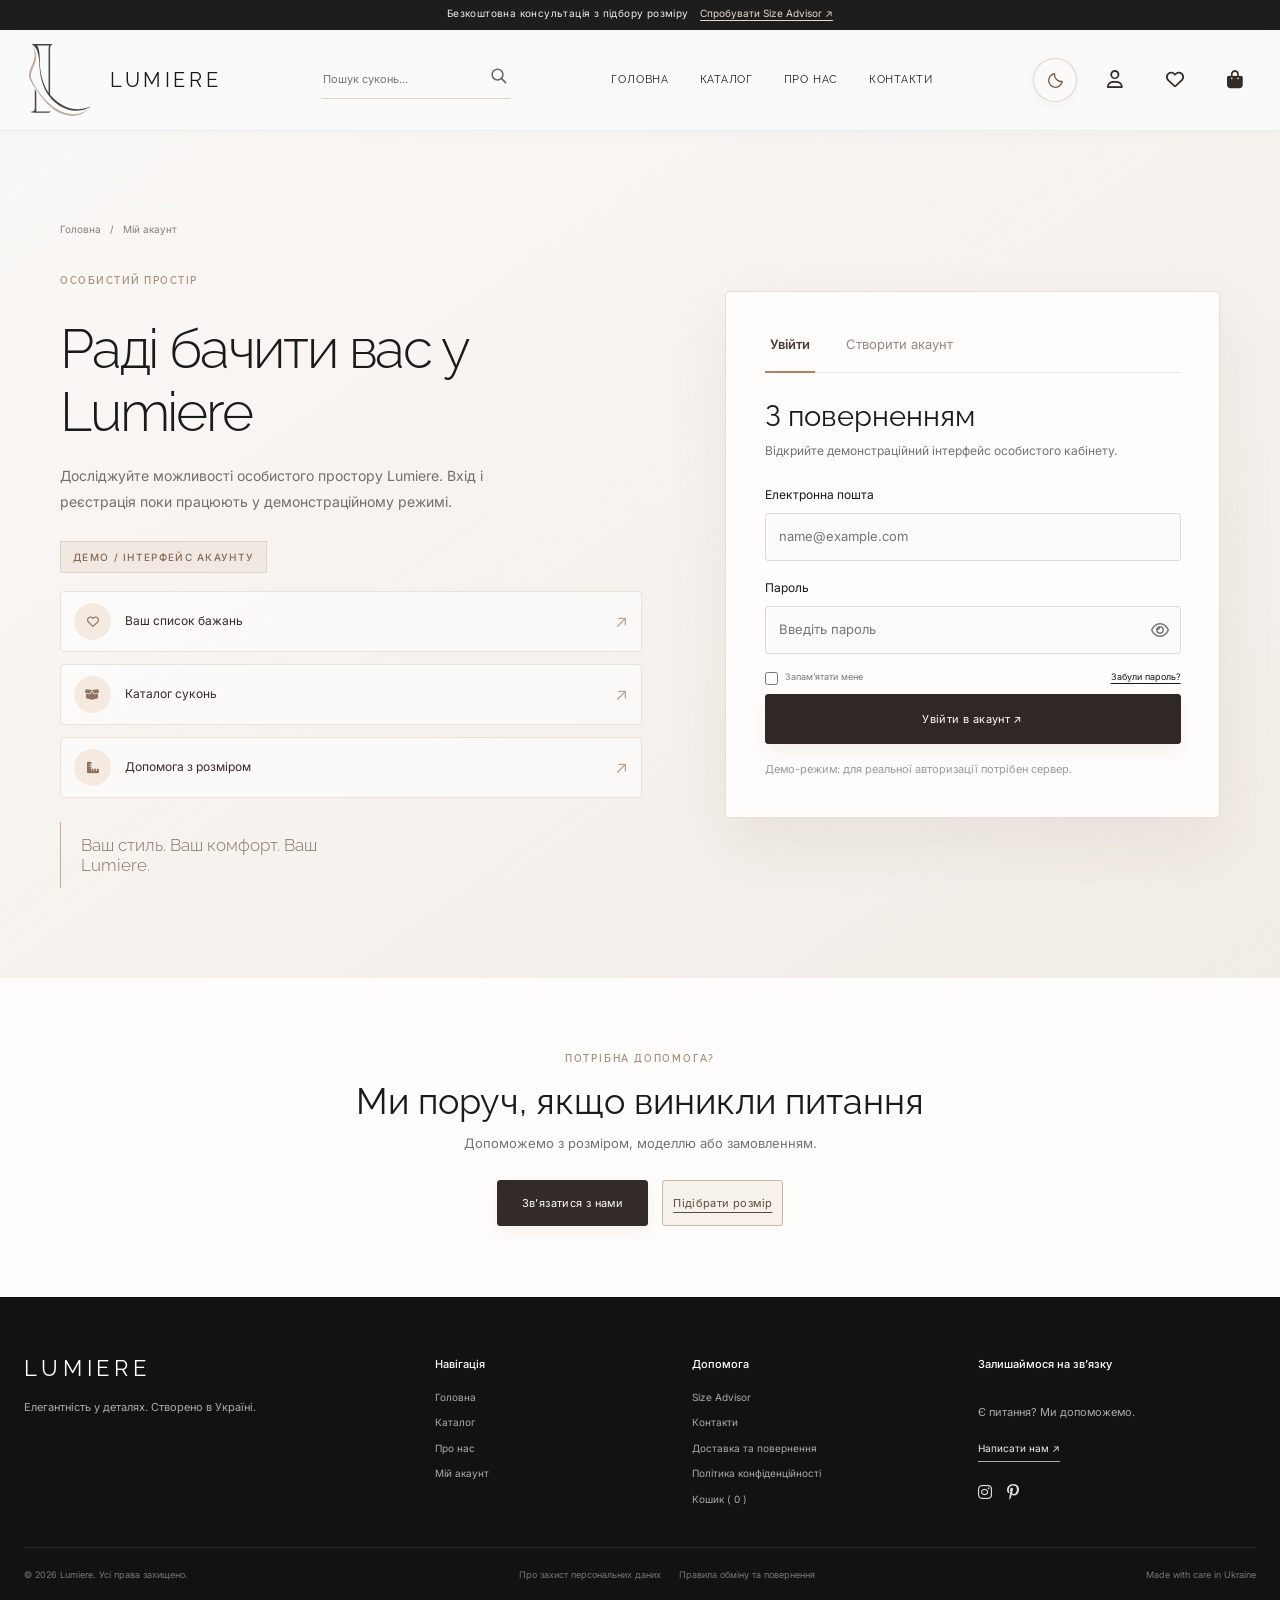
<file: account.html>
<!DOCTYPE html>

<html lang="uk">
<head>
<script id="theme-prepaint">(function(){try{var t=localStorage.getItem('lumiere-theme');document.documentElement.dataset.theme=t==='dark'?'dark':'light';document.documentElement.classList.toggle('dark',t==='dark');}catch(e){document.documentElement.dataset.theme='light';document.documentElement.classList.remove('dark');}})();</script>
<meta charset="utf-8"/>
<script>if ("scrollRestoration" in history) history.scrollRestoration = "manual"; if (!location.hash && performance.getEntriesByType("navigation")[0]?.type === "reload") window.addEventListener("pageshow", () => requestAnimationFrame(() => scrollTo(0, 0)));</script>
<meta content="width=device-width, initial-scale=1" name="viewport"/>
<meta content="Lumiere — український бренд одягу з персональним підбором розміру" name="description"/>
<title>
   Мій акаунт — Lumiere
  </title>
<link href="https://fonts.googleapis.com" rel="preconnect"/>
<link crossorigin="" href="https://fonts.gstatic.com" rel="preconnect"/>
<link href="https://fonts.googleapis.com/css2?family=Inter:wght@300;400;500;600&amp;family=Montserrat:wght@300;400&amp;family=Raleway:wght@300;400;500;600;700&amp;display=swap" media="print" onload="this.media='all'" rel="stylesheet"/><noscript><link href="https://fonts.googleapis.com/css2?family=Inter:wght@300;400;500;600&amp;family=Montserrat:wght@300;400&amp;family=Raleway:wght@300;400;500;600;700&amp;display=swap" rel="stylesheet"/></noscript>
<link href="https://cdnjs.cloudflare.com/ajax/libs/font-awesome/6.6.0/css/all.min.css" media="print" onload="this.media='all'" rel="stylesheet"/><noscript><link href="https://cdnjs.cloudflare.com/ajax/libs/font-awesome/6.6.0/css/all.min.css" rel="stylesheet"/></noscript>
<link href="css/style.css" rel="stylesheet"/><link href="css/atelier-interactions.css" rel="stylesheet"/>
<link href="css/tailwind-components.css" rel="stylesheet"/>
<script defer="" src="js/app.js">
</script>
<link href="assets/icons/favicon.svg?v=4" rel="icon" type="image/svg+xml"/>
<link href="assets/icons/favicon.png?v=4" rel="icon" sizes="512x512" type="image/png"/>
<link href="assets/icons/favicon.ico?v=4" rel="shortcut icon"/>
<meta content="#302b29" name="theme-color"/>
<script defer="" src="js/experience.js"></script>
<script defer="" src="js/interaction-finish.js"></script>
<link href="https://lumiere-dress.netlify.app/account.html" rel="canonical"/>
<meta content="website" property="og:type"/><meta content="https://lumiere-dress.netlify.app/assets/images/hero-model.jpg" property="og:image"/><meta content="Lumiere — колекція вечірніх суконь" property="og:image:alt"/>
<meta content="Мій акаунт — Lumiere" property="og:title"/>
<meta content="Lumiere — український бренд одягу з персональним підбором розміру" property="og:description"/>
<meta content="https://lumiere-dress.netlify.app/account.html" property="og:url"/>
<link href="css/final-refinements.css" rel="stylesheet"/>
<link href="css/interaction-finish.css" rel="stylesheet"/>
<link rel="stylesheet" href="css/themes.css?v=1"/><link rel="stylesheet" href="css/theme-polish.css?v=2"/>
<script defer src="js/theme.js?v=1"></script>
</head>
<body>
<a class="skip-link" href="#main-content">Перейти до основного вмісту</a>
<div class="announcement">
   Безкоштовна консультація з підбору розміру
   <button class="text-link" data-open="advisor">
    Спробувати Size Advisor ↗
   </button>
</div>
<header class="site-header">
<div class="header-container">
<button aria-expanded="false" aria-label="Відкрити меню" class="mobile-menu-toggle">
<i class="fa-solid fa-bars">
</i>
</button>
<a aria-label="Lumiere — головна" class="logo" href="index.html">
<img alt="Логотип Lumiere — літера L" class="logo-img" src="assets/icons/logo.svg"/>
<span class="logo-wordmark">
      LUMIERE
     </span>
</a>
<form class="header-search">
<input aria-label="Пошук товарів" id="site-search" placeholder="Пошук суконь..." type="search"/>
<button type="submit" aria-label="Шукати сукні"><svg aria-hidden="true" width="19" height="19" viewBox="0 0 24 24" fill="none" stroke="currentColor" stroke-width="2" stroke-linecap="round" stroke-linejoin="round"><circle cx="10.8" cy="10.8" r="6.8"/><path d="m16 16 5 5"/></svg></button>
</form>
<nav class="main-nav">
<a class="nav-link" href="index.html">
      Головна
     </a>
<a class="nav-link" href="catalog.html">
      Каталог
     </a>
<a class="nav-link" href="about.html">
      Про нас
     </a>
<a class="nav-link" href="index.html#feedback">
      Контакти
     </a>
</nav>
<div class="header-actions">
<button type="button" class="theme-toggle" data-theme-toggle role="switch" aria-checked="false" aria-label="Увімкнути темну тему" title="Перемкнути світлу й темну тему"><span class="theme-toggle-icon theme-icon-moon" aria-hidden="true"><svg width="19" height="19" viewBox="0 0 24 24" fill="none" stroke="currentColor" stroke-width="1.7" stroke-linecap="round" stroke-linejoin="round" aria-hidden="true"><path d="M20.5 13.2A8.6 8.6 0 0 1 10.8 3.5 8.6 8.6 0 1 0 20.5 13.2Z"/></svg></span><span class="theme-toggle-icon theme-icon-sun" aria-hidden="true"><svg width="19" height="19" viewBox="0 0 24 24" fill="none" stroke="currentColor" stroke-width="1.6" stroke-linecap="round" aria-hidden="true"><circle cx="12" cy="12" r="4"/><path d="M12 2v2m0 16v2M4.93 4.93l1.41 1.41m11.32 11.32 1.41 1.41M2 12h2m16 0h2M4.93 19.07l1.41-1.41M17.66 6.34l1.41-1.41"/></svg></span></button>
<a aria-label="Особистий кабінет" class="interactive-icon" href="account.html">
<i class="fa-regular fa-user">
</i>
</a>
<button aria-label="Обране" class="interactive-icon" data-open="favorites">
<i class="fa-regular fa-heart">
</i>
<span class="cart-badge favorites-badge is-hidden">
       0
      </span>
</button>
<button aria-label="Кошик" class="interactive-icon" data-open="cart">
<i class="fa-solid fa-bag-shopping">
</i>
<span class="cart-badge is-hidden" id="cart-badge">
       0
      </span>
</button>
</div>
</div>
</header>
<main id="main-content">
<section class="account-page">
<div class="container account-layout">
<aside class="account-intro">
<div class="breadcrumbs">
<a href="index.html">
        Головна
       </a>
<span>
        /
       </span>
<span>
        Мій акаунт
       </span>
</div>
<span class="section-tag">
       ОСОБИСТИЙ ПРОСТІР
      </span>
<h1>
       Раді бачити вас у Lumiere
      </h1>
<p>
       Досліджуйте можливості особистого простору Lumiere. Вхід і реєстрація поки працюють у демонстраційному режимі.
      </p>
<span class="account-demo-mark">ДЕМО / ІНТЕРФЕЙС АКАУНТУ</span>
<div class="account-benefits">
<button aria-label="Відкрити список бажань" class="account-benefit-link" data-open="favorites" type="button"><i class="fa-regular fa-heart">
</i><span class="account-benefit-text">Ваш список бажань</span><span aria-hidden="true" class="account-benefit-arrow">↗</span></button>
<a aria-label="Перейти до каталогу суконь" class="account-benefit-link" href="catalog.html"><i class="fa-solid fa-box-open">
</i><span class="account-benefit-text">Каталог суконь</span><span aria-hidden="true" class="account-benefit-arrow">↗</span></a>
<button aria-label="Відкрити помічник підбору розміру" class="account-benefit-link" data-open="advisor" type="button"><i class="fa-solid fa-ruler-combined">
</i><span class="account-benefit-text">Допомога з розміром</span><span aria-hidden="true" class="account-benefit-arrow">↗</span></button>
</div>
<div class="account-side-note">
<span>
        “
       </span>
<p>
        Ваш стиль. Ваш комфорт. Ваш Lumiere.
       </p>
</div>
</aside>
<section class="account-card">
<div class="account-tabs" role="tablist">
<button aria-selected="true" class="account-tab is-active" data-account-tab="login" role="tab">
        Увійти
       </button>
<button aria-selected="false" class="account-tab" data-account-tab="register" role="tab">
        Створити акаунт
       </button>
</div>
<form class="account-form" id="login-form">
<h2>
        З поверненням
       </h2>
<p>
        Відкрийте демонстраційний інтерфейс особистого кабінету.
       </p>
<label for="login-email">
        Електронна пошта
       </label>
<input autocomplete="email" id="login-email" name="email" placeholder="name@example.com" required="" type="email"/>
<label for="login-password">
        Пароль
       </label>
<div class="password-field">
<input autocomplete="current-password" id="login-password" minlength="6" name="password" placeholder="Введіть пароль" required="" type="password"/>
<button aria-label="Показати пароль" class="toggle-password" type="button">
<i class="fa-regular fa-eye">
</i>
</button>
</div>
<div class="form-between">
<label class="checkbox-label">
<input name="remember" type="checkbox"/>
         Запам’ятати мене
        </label>
<button class="text-link" data-open="reset-password" type="button">
         Забули пароль?
        </button>
</div>
<button class="btn btn-dark btn-block">
        Увійти в акаунт ↗
       </button>
<p class="form-disclaimer">
        Демо-режим: для реальної авторизації потрібен сервер.
       </p>
</form>
<form class="account-form is-hidden" id="register-form">
<h2>
        Створіть акаунт
       </h2>
<p>
        Спробуйте форму реєстрації — без збереження даних на сервері.
       </p>
<label for="register-name">
        Ваше ім’я
       </label>
<input autocomplete="name" id="register-name" name="name" placeholder="Як до вас звертатися" required="" type="text"/>
<label for="register-email">
        Електронна пошта
       </label>
<input autocomplete="email" id="register-email" name="email" placeholder="name@example.com" required="" type="email"/>
<label for="register-password">
        Пароль
       </label>
<div class="password-field">
<input autocomplete="new-password" id="register-password" minlength="6" name="password" placeholder="Щонайменше 6 символів" required="" type="password"/>
<button aria-label="Показати пароль" class="toggle-password" type="button">
<i class="fa-regular fa-eye">
</i>
</button>
</div>
<label class="checkbox-label terms-check">
<input id="register-terms" name="terms_agreement" required="" type="checkbox"/>
        Погоджуюся з <a href="https://dp.dpss.gov.ua/news/osnovni-pravila-shchodo-obminu-tovaru-ta-povernennya-groshej" rel="noopener noreferrer" target="_blank">умовами замовлення та повернення</a> і <a href="https://zakon.rada.gov.ua/laws/term/13397" rel="noopener noreferrer" target="_blank">політикою конфіденційності</a>.
       </label>
<button class="btn btn-dark btn-block">
        Створити акаунт ↗
       </button>
<p class="form-disclaimer">
        Це фронтенд-прототип: дані не надсилаються на сервер.
       </p>
</form>
<div class="account-success is-hidden" id="account-success">
<i class="fa-regular fa-circle-check">
</i>
<h2 id="account-success-title">
        Готово!
       </h2>
<p id="account-success-message">
        Дія виконана в демонстраційному режимі.
       </p>
<a class="btn btn-dark" href="catalog.html">
        Перейти до каталогу ↗
       </a>
</div>
</section>
</div>
</section>
<section class="account-bottom">
<div class="container">
<span class="section-tag">
      ПОТРІБНА ДОПОМОГА?
     </span>
<h2>
      Ми поруч, якщо виникли питання
     </h2>
<p>
      Допоможемо з розміром, моделлю або замовленням.
     </p>
<a class="btn btn-outline" href="index.html#feedback">
      Зв’язатися з нами
     </a>
<button class="btn btn-quiet" data-open="advisor">
      Підібрати розмір
     </button>
</div>
</section>
</main>
<footer class="site-footer">
<div class="container">
<div class="footer-main-row">
<div class="footer-brand">
<a class="footer-logo" href="index.html">
       LUMIERE
      </a>
<p>
       Елегантність у деталях. Створено в Україні.
      </p>
</div>
<div class="footer-links">
<h3>
       Навігація
      </h3>
<a href="index.html">
       Головна
      </a>
<a href="catalog.html">
       Каталог
      </a>
<a href="about.html">
       Про нас
      </a>
<a href="account.html">
       Мій акаунт
      </a>
</div>
<div class="footer-links">
<h3>
       Допомога
      </h3>
<button data-open="advisor">
       Size Advisor
      </button>
<a href="index.html#feedback">
       Контакти
      </a>
<a href="https://dp.dpss.gov.ua/news/osnovni-pravila-shchodo-obminu-tovaru-ta-povernennya-groshej" rel="noopener noreferrer" target="_blank">
       Доставка та повернення
      </a>
<a href="https://zakon.rada.gov.ua/laws/term/13397" rel="noopener noreferrer" target="_blank">Політика конфіденційності</a>
<button data-open="cart">
       Кошик (
       <span class="footer-cart-count">
        0
       </span>
       )
      </button>
</div>
<div class="footer-contact">
<h3>
       Залишаймося на зв’язку
      </h3>
<p>
       Є питання? Ми допоможемо.
      </p>
<a class="footer-contact-link" href="index.html#feedback">
       Написати нам ↗
      </a>
<div class="social-links">
<a aria-label="Instagram @vergenth (відкриється в новій вкладці)" href="https://www.instagram.com/vergenth/" rel="noopener noreferrer" target="_blank">
<i class="fa-brands fa-instagram">
</i>
</a>
<a aria-label="Відкрити Pinterest у новій вкладці" href="https://www.pinterest.com/" rel="noopener noreferrer" target="_blank">
<i class="fa-brands fa-pinterest-p">
</i>
</a>
</div>
</div>
</div>
<div class="footer-bottom">
<span>
      © 2026 Lumiere. Усі права захищено.
     </span>
<div>
<a href="https://zakon.rada.gov.ua/laws/term/13397" rel="noopener noreferrer" target="_blank">Про захист персональних даних</a>
<a href="https://dp.dpss.gov.ua/news/osnovni-pravila-shchodo-obminu-tovaru-ta-povernennya-groshej" rel="noopener noreferrer" target="_blank">Правила обміну та повернення</a>
</div>
<span>
      Made with care in Ukraine
     </span>
</div>
</div>
</footer>
<div id="app-modal-root">
</div>
<div aria-atomic="true" aria-live="polite" class="toast-region">
</div>
</body>
</html>
</file>
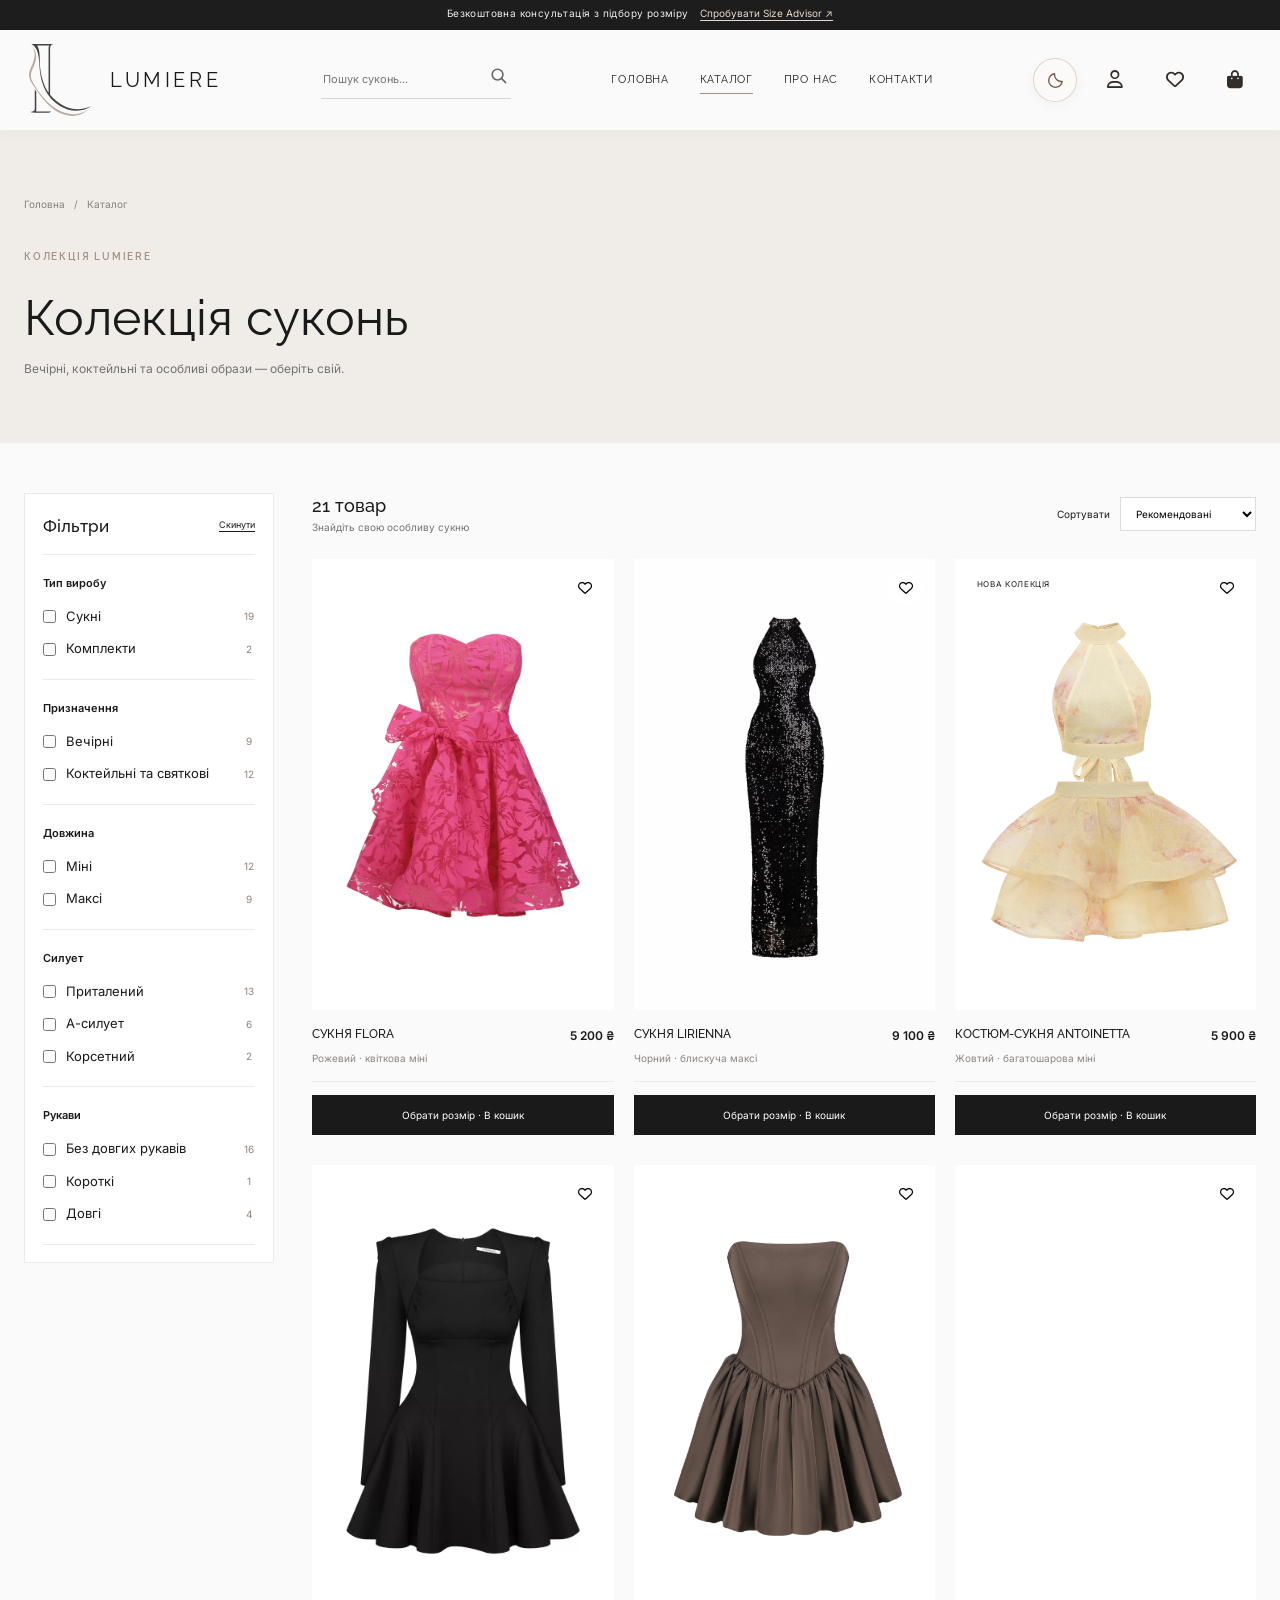
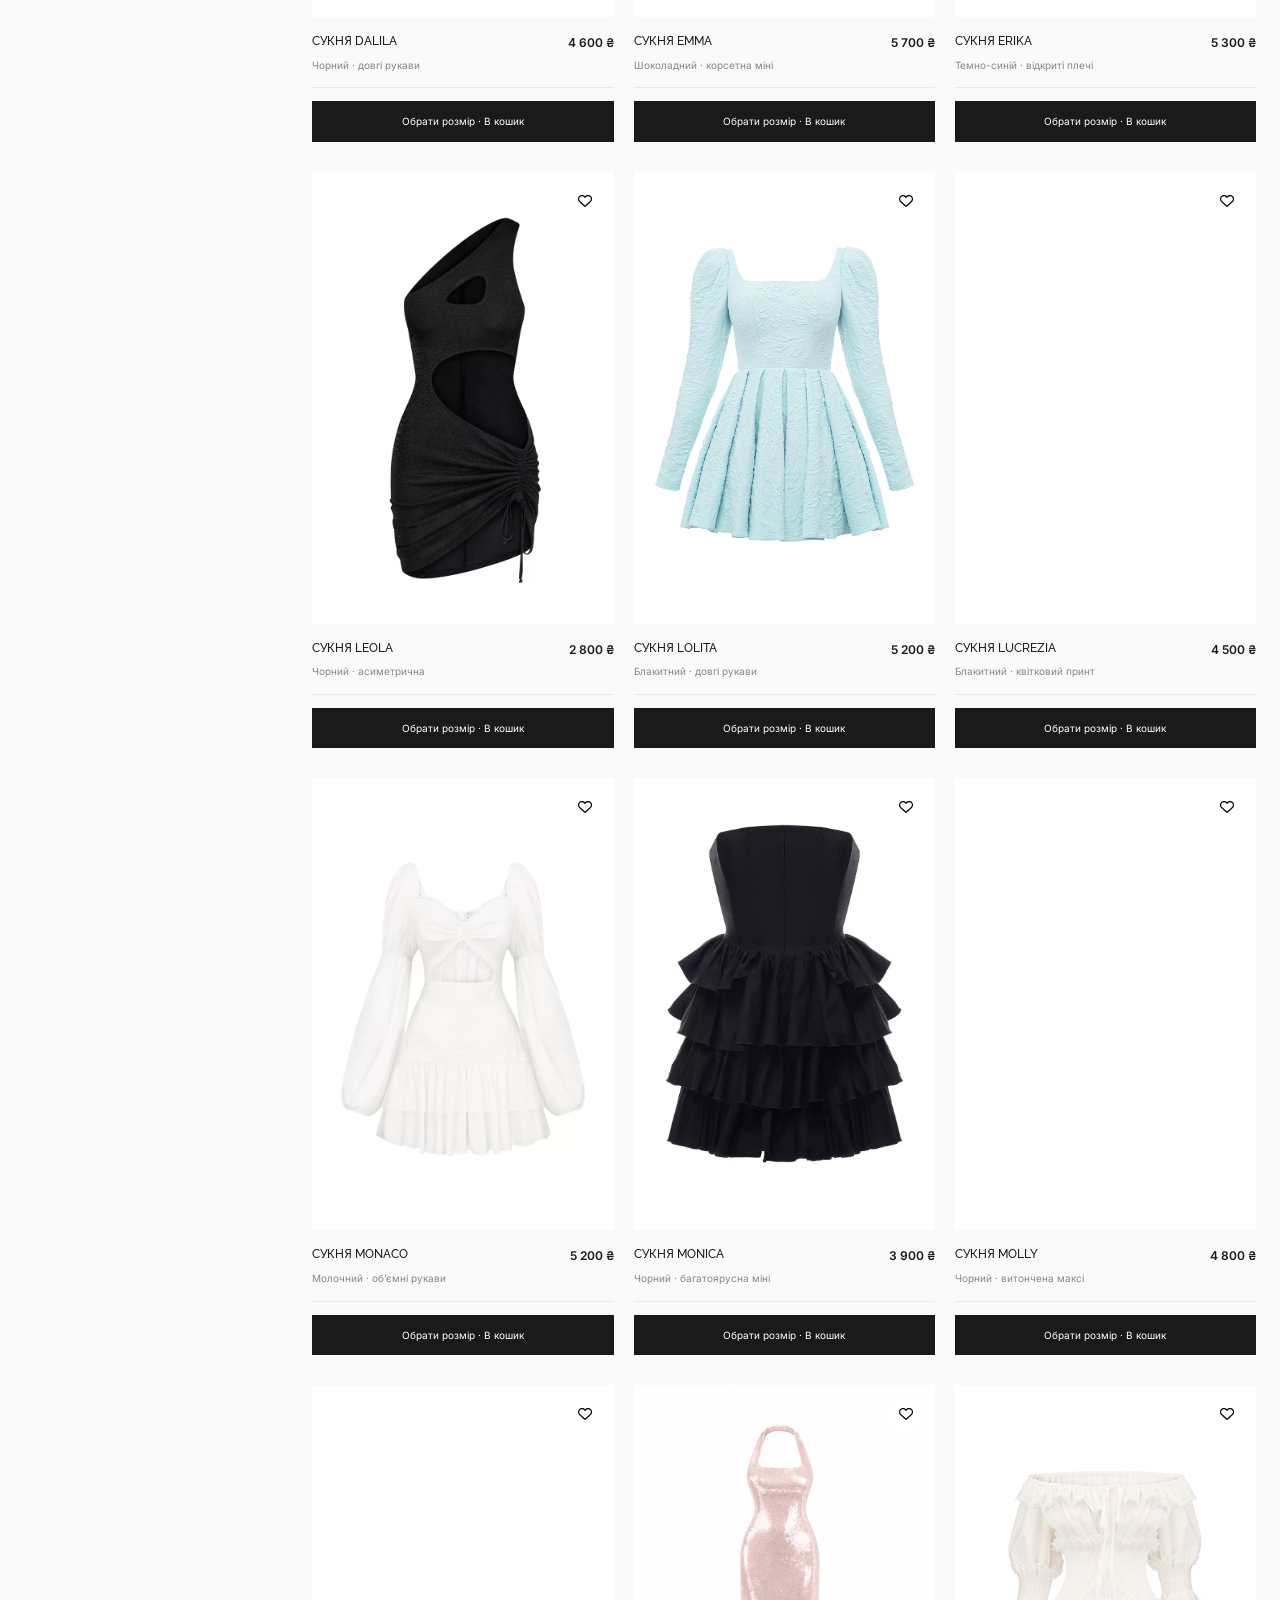
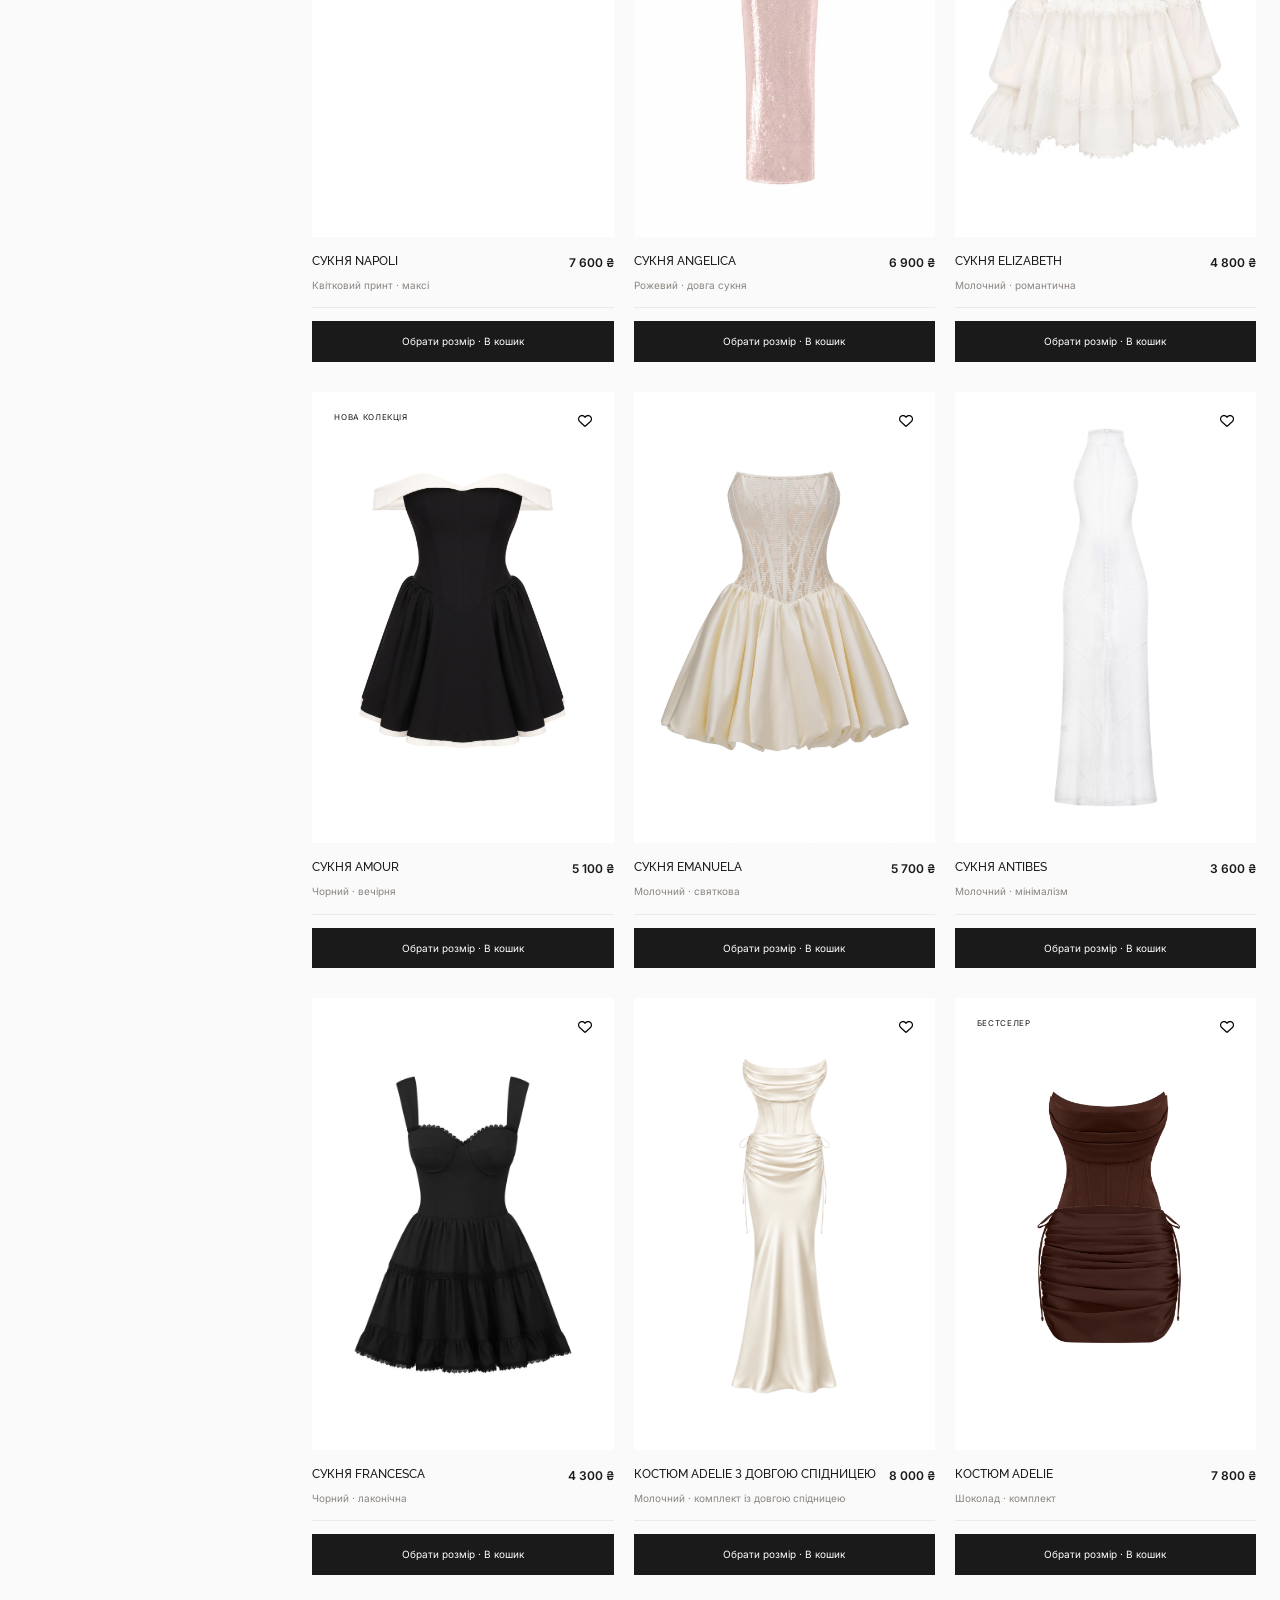
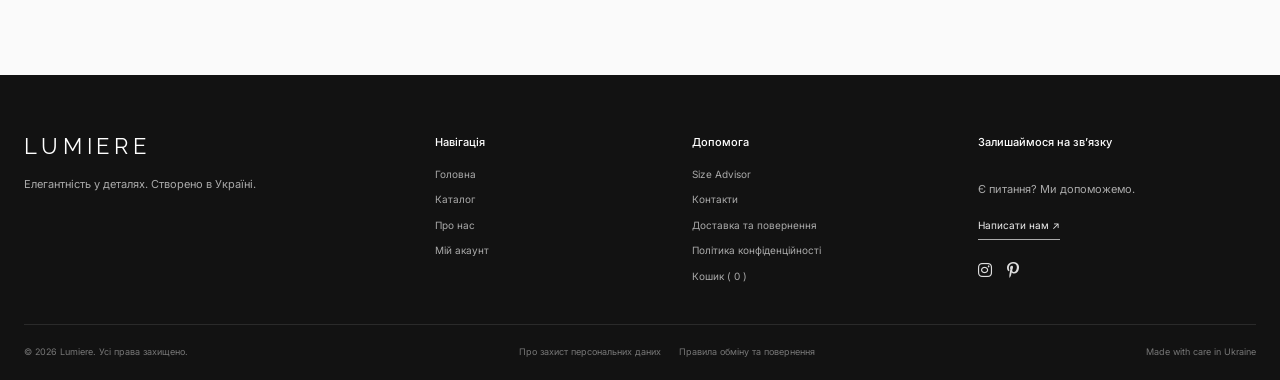
<file: catalog.html>
<!DOCTYPE html>

<html lang="uk">
<head>
<script id="theme-prepaint">(function(){try{var t=localStorage.getItem('lumiere-theme');document.documentElement.dataset.theme=t==='dark'?'dark':'light';document.documentElement.classList.toggle('dark',t==='dark');}catch(e){document.documentElement.dataset.theme='light';document.documentElement.classList.remove('dark');}})();</script>
<meta charset="utf-8"/>
<script>if ("scrollRestoration" in history) history.scrollRestoration = "manual"; if (!location.hash && performance.getEntriesByType("navigation")[0]?.type === "reload") window.addEventListener("pageshow", () => requestAnimationFrame(() => scrollTo(0, 0)));</script>
<meta content="width=device-width, initial-scale=1" name="viewport"/>
<meta content="Lumiere — український бренд одягу з персональним підбором розміру" name="description"/>
<title>
   Каталог — Lumiere
  </title>
<link href="https://fonts.googleapis.com" rel="preconnect"/>
<link crossorigin="" href="https://fonts.gstatic.com" rel="preconnect"/>
<link href="https://fonts.googleapis.com/css2?family=Inter:wght@300;400;500;600&amp;family=Montserrat:wght@300;400&amp;family=Raleway:wght@300;400;500;600;700&amp;display=swap" media="print" onload="this.media='all'" rel="stylesheet"/><noscript><link href="https://fonts.googleapis.com/css2?family=Inter:wght@300;400;500;600&amp;family=Montserrat:wght@300;400&amp;family=Raleway:wght@300;400;500;600;700&amp;display=swap" rel="stylesheet"/></noscript>
<link href="https://cdnjs.cloudflare.com/ajax/libs/font-awesome/6.6.0/css/all.min.css" media="print" onload="this.media='all'" rel="stylesheet"/><noscript><link href="https://cdnjs.cloudflare.com/ajax/libs/font-awesome/6.6.0/css/all.min.css" rel="stylesheet"/></noscript>
<link href="css/style.css" rel="stylesheet"/><link href="css/atelier-interactions.css" rel="stylesheet"/>
<link href="css/tailwind-components.css" rel="stylesheet"/>
<script defer="" src="js/app.js">
</script>
<link rel="icon" type="image/svg+xml" href="assets/icons/favicon.svg?v=4"/>
<link rel="icon" type="image/png" sizes="512x512" href="assets/icons/favicon.png?v=4"/>
<link rel="shortcut icon" href="assets/icons/favicon.ico?v=4"/>
<meta name="theme-color" content="#302b29"/>
<script defer src="js/experience.js"></script>
<script defer src="js/interaction-finish.js"></script>
<link rel="canonical" href="https://lumiere-dress.netlify.app/catalog.html"/>
<meta property="og:type" content="website"/><meta property="og:image" content="https://lumiere-dress.netlify.app/assets/images/hero-model.jpg"/><meta property="og:image:alt" content="Lumiere — колекція вечірніх суконь"/>
<meta property="og:title" content="Каталог — Lumiere"/>
<meta property="og:description" content="Lumiere — український бренд одягу з персональним підбором розміру"/>
<meta property="og:url" content="https://lumiere-dress.netlify.app/catalog.html"/>
<link rel="stylesheet" href="css/final-refinements.css"/><link href="css/quickview-overlay.css" rel="stylesheet"/>
<link rel="stylesheet" href="css/interaction-finish.css"/>
<link rel="stylesheet" href="css/themes.css?v=1"/><link rel="stylesheet" href="css/theme-polish.css?v=2"/>
<script defer src="js/theme.js?v=1"></script>
</head>
<body>
<a class="skip-link" href="#main-content">Перейти до основного вмісту</a>
<div class="announcement">
   Безкоштовна консультація з підбору розміру
   <button class="text-link" data-open="advisor">
    Спробувати Size Advisor ↗
   </button>
</div>
<header class="site-header">
<div class="header-container">
<button aria-expanded="false" aria-label="Відкрити меню" class="mobile-menu-toggle">
<i class="fa-solid fa-bars">
</i>
</button>
<a aria-label="Lumiere — головна" class="logo" href="index.html">
<img alt="Логотип Lumiere — літера L" class="logo-img" src="assets/icons/logo.svg"/>
<span class="logo-wordmark">
      LUMIERE
     </span>
</a>
<form class="header-search">
<input aria-label="Пошук товарів" id="site-search" placeholder="Пошук суконь..." type="search"/>
<button type="submit" aria-label="Шукати сукні"><svg aria-hidden="true" width="19" height="19" viewBox="0 0 24 24" fill="none" stroke="currentColor" stroke-width="2" stroke-linecap="round" stroke-linejoin="round"><circle cx="10.8" cy="10.8" r="6.8"/><path d="m16 16 5 5"/></svg></button>
</form>
<nav class="main-nav">
<a class="nav-link" href="index.html">
      Головна
     </a>
<a class="nav-link active" href="catalog.html">
      Каталог
     </a>
<a class="nav-link" href="about.html">
      Про нас
     </a>
<a class="nav-link" href="index.html#feedback">
      Контакти
     </a>
</nav>
<div class="header-actions">
<button type="button" class="theme-toggle" data-theme-toggle role="switch" aria-checked="false" aria-label="Увімкнути темну тему" title="Перемкнути світлу й темну тему"><span class="theme-toggle-icon theme-icon-moon" aria-hidden="true"><svg width="19" height="19" viewBox="0 0 24 24" fill="none" stroke="currentColor" stroke-width="1.7" stroke-linecap="round" stroke-linejoin="round" aria-hidden="true"><path d="M20.5 13.2A8.6 8.6 0 0 1 10.8 3.5 8.6 8.6 0 1 0 20.5 13.2Z"/></svg></span><span class="theme-toggle-icon theme-icon-sun" aria-hidden="true"><svg width="19" height="19" viewBox="0 0 24 24" fill="none" stroke="currentColor" stroke-width="1.6" stroke-linecap="round" aria-hidden="true"><circle cx="12" cy="12" r="4"/><path d="M12 2v2m0 16v2M4.93 4.93l1.41 1.41m11.32 11.32 1.41 1.41M2 12h2m16 0h2M4.93 19.07l1.41-1.41M17.66 6.34l1.41-1.41"/></svg></span></button>
<a aria-label="Особистий кабінет" class="interactive-icon" href="account.html">
<i class="fa-regular fa-user">
</i>
</a>
<button aria-label="Обране" class="interactive-icon" data-open="favorites">
<i class="fa-regular fa-heart">
</i>
<span class="cart-badge favorites-badge is-hidden">
       0
      </span>
</button>
<button aria-label="Кошик" class="interactive-icon" data-open="cart">
<i class="fa-solid fa-bag-shopping">
</i>
<span class="cart-badge is-hidden" id="cart-badge">
       0
      </span>
</button>
</div>
</div>
</header>
<main id="main-content">
<section class="page-hero catalog-page-hero">
<div class="container">
<div class="breadcrumbs">
<a href="index.html">
       Головна
      </a>
<span>
       /
      </span>
<span>
       Каталог
      </span>
</div>
<span class="section-tag">
      КОЛЕКЦІЯ LUMIERE
     </span>
<h1>Колекція суконь</h1>
<p>Вечірні, коктейльні та особливі образи — оберіть свій.</p>
</div>
</section>
<section class="catalog-page-section">
<div class="container catalog-layout">
<aside class="filters-panel" id="catalog-filters">
<div class="filters-heading">
<h2>
        Фільтри
       </h2>
<button class="filter-apply" id="apply-filters" type="button">Показати товари <span aria-hidden="true">↓</span></button><button class="text-link" id="clear-filters">
        Скинути
       </button>
</div>
<section class="filter-group"><h3>Тип виробу</h3><div class="filter-checks"><label><input name="category" type="checkbox" value="dress"/><span class="facet-name">Сукні</span><small class="facet-count" aria-hidden="true"></small></label><label><input name="category" type="checkbox" value="set"/><span class="facet-name">Комплекти</span><small class="facet-count" aria-hidden="true"></small></label></div></section><section class="filter-group"><h3>Призначення</h3><div class="filter-checks"><label><input name="occasion" type="checkbox" value="evening"/><span class="facet-name">Вечірні</span><small class="facet-count" aria-hidden="true"></small></label><label><input name="occasion" type="checkbox" value="cocktail"/><span class="facet-name">Коктейльні та святкові</span><small class="facet-count" aria-hidden="true"></small></label></div></section><section class="filter-group"><h3>Довжина</h3><div class="filter-checks"><label><input name="length" type="checkbox" value="mini"/><span class="facet-name">Міні</span><small class="facet-count" aria-hidden="true"></small></label><label><input name="length" type="checkbox" value="maxi"/><span class="facet-name">Максі</span><small class="facet-count" aria-hidden="true"></small></label></div></section><section class="filter-group"><h3>Силует</h3><div class="filter-checks"><label><input name="silhouette" type="checkbox" value="fitted"/><span class="facet-name">Приталений</span><small class="facet-count" aria-hidden="true"></small></label><label><input name="silhouette" type="checkbox" value="a-line"/><span class="facet-name">А-силует</span><small class="facet-count" aria-hidden="true"></small></label><label><input name="silhouette" type="checkbox" value="corset"/><span class="facet-name">Корсетний</span><small class="facet-count" aria-hidden="true"></small></label></div></section><section class="filter-group"><h3>Рукави</h3><div class="filter-checks"><label><input name="sleeve" type="checkbox" value="none"/><span class="facet-name">Без довгих рукавів</span><small class="facet-count" aria-hidden="true"></small></label><label><input name="sleeve" type="checkbox" value="short"/><span class="facet-name">Короткі</span><small class="facet-count" aria-hidden="true"></small></label><label><input name="sleeve" type="checkbox" value="long"/><span class="facet-name">Довгі</span><small class="facet-count" aria-hidden="true"></small></label></div></section><section class="filter-group"><h3>Розмір</h3><div class="filter-size-list"> <label><input name="size" type="checkbox" value="XS"/><span class="facet-name">XS</span><small class="facet-count" aria-hidden="true"></small></label><label><input name="size" type="checkbox" value="S"/><span class="facet-name">S</span><small class="facet-count" aria-hidden="true"></small></label><label><input name="size" type="checkbox" value="M"/><span class="facet-name">M</span><small class="facet-count" aria-hidden="true"></small></label><label><input name="size" type="checkbox" value="L"/><span class="facet-name">L</span><small class="facet-count" aria-hidden="true"></small></label><label><input name="size" type="checkbox" value="XL"/><span class="facet-name">XL</span><small class="facet-count" aria-hidden="true"></small></label></div><button class="text-link" data-open="advisor" type="button">Не знаєте розмір? Підкажемо ↗</button></section><section class="filter-group"><h3>Максимальна ціна</h3><label class="range-label" for="price-range">До <strong id="price-value">10 000 ₴</strong></label><input id="price-range" max="10000" min="2000" name="price-range" step="100" type="range" value="10000"/></section><section class="filter-group"><h3>Колір</h3><div class="filter-checks colors-text"><label><input name="color" type="checkbox" value="black"/><span class="facet-name">Чорний</span><small class="facet-count" aria-hidden="true"></small></label><label><input name="color" type="checkbox" value="cream"/><span class="facet-name">Молочний / білий</span><small class="facet-count" aria-hidden="true"></small></label><label><input name="color" type="checkbox" value="brown"/><span class="facet-name">Шоколадний</span><small class="facet-count" aria-hidden="true"></small></label><label><input name="color" type="checkbox" value="pink"/><span class="facet-name">Рожевий</span><small class="facet-count" aria-hidden="true"></small></label><label><input name="color" type="checkbox" value="blue"/><span class="facet-name">Блакитний</span><small class="facet-count" aria-hidden="true"></small></label><label><input name="color" type="checkbox" value="navy"/><span class="facet-name">Темно-синій</span><small class="facet-count" aria-hidden="true"></small></label><label><input name="color" type="checkbox" value="yellow"/><span class="facet-name">Жовтий</span><small class="facet-count" aria-hidden="true"></small></label><label><input name="color" type="checkbox" value="multicolor"/><span class="facet-name">Принт</span><small class="facet-count" aria-hidden="true"></small></label></div></section></aside>
<div class="catalog-results">
<div class="catalog-results-top"><button aria-controls="catalog-filters" aria-expanded="false" class="catalog-filter-toggle" id="filter-toggle" type="button"><i aria-hidden="true" class="fa-solid fa-sliders"></i> Фільтри <span id="active-filter-count"></span></button>
<div>
<span class="results-count" id="results-count">21 товар</span>
<p>Знайдіть свою особливу сукню</p>
</div>
<label class="sort-control">
        Сортувати
        <select id="sort-products">
<option value="featured">Рекомендовані</option>
<option value="price-asc">
          Спочатку дешевші
         </option>
<option value="price-desc">
          Спочатку дорожчі
         </option>
<option value="name">
          За назвою
         </option>
<option value="new">Спочатку нові</option></select>
</label>
</div>
<div id="selected-filter-summary" class="selected-filter-summary is-hidden" aria-label="Вибрані фільтри"></div>
<div class="products-grid catalog-products">






<article class="product-card new-product" data-category="dress" data-color="pink" data-length="mini" data-occasion="cocktail" data-order="0" data-price="5200" data-product="flora" data-silhouette="a-line" data-sizes="XS S M L XL" data-sleeve="none"><div class="product-image-box"><img width="1500" height="2250" alt="Сукня FLORA" decoding="async" loading="lazy" src="assets/images/dress-flora.webp"/><button aria-label="Додати Сукня FLORA в обране" class="favorite-toggle" data-favorite="flora" type="button"><i class="fa-regular fa-heart"></i></button><div class="quick-view-row"><button class="quick-view" data-quickview="flora" type="button">Швидкий перегляд</button></div></div><div class="product-info"><div class="product-title-row"><h3>Сукня FLORA</h3><span class="price">5 200 ₴</span></div><p class="product-subtitle">Рожевий · квіткова міні</p><div class="product-footer"><button class="btn-text-buy" data-add="flora" type="button">Обрати розмір · В кошик</button></div></div></article><article class="product-card new-product" data-category="dress" data-color="black" data-length="maxi" data-occasion="evening" data-order="1" data-price="9100" data-product="lirienna" data-silhouette="fitted" data-sizes="XS S M L XL" data-sleeve="none"><div class="product-image-box"><img width="1632" height="2448" alt="Сукня LIRIENNA" decoding="async" loading="lazy" src="assets/images/dress-lirienna.webp"/><button aria-label="Додати Сукня LIRIENNA в обране" class="favorite-toggle" data-favorite="lirienna" type="button"><i class="fa-regular fa-heart"></i></button><div class="quick-view-row"><button class="quick-view" data-quickview="lirienna" type="button">Швидкий перегляд</button></div></div><div class="product-info"><div class="product-title-row"><h3>Сукня LIRIENNA</h3><span class="price">9 100 ₴</span></div><p class="product-subtitle">Чорний · блискуча максі</p><div class="product-footer"><button class="btn-text-buy" data-add="lirienna" type="button">Обрати розмір · В кошик</button></div></div></article><article class="product-card new-product" data-category="dress" data-color="yellow" data-length="mini" data-occasion="cocktail" data-order="2" data-price="5900" data-product="antoinetta" data-silhouette="a-line" data-sizes="XS S M L XL" data-sleeve="none"><div class="product-image-box"><img width="1080" height="1621" alt="Костюм-сукня ANTOINETTA" decoding="async" loading="lazy" src="assets/images/dress-antoinetta-yellow.webp"/><span class="product-label">Нова колекція</span><button aria-label="Додати Костюм-сукня ANTOINETTA в обране" class="favorite-toggle" data-favorite="antoinetta" type="button"><i class="fa-regular fa-heart"></i></button><div class="quick-view-row"><button class="quick-view" data-quickview="antoinetta" type="button">Швидкий перегляд</button></div></div><div class="product-info"><div class="product-title-row"><h3>Костюм-сукня ANTOINETTA</h3><span class="price">5 900 ₴</span></div><p class="product-subtitle">Жовтий · багатошарова міні</p><div class="product-footer"><button class="btn-text-buy" data-add="antoinetta" type="button">Обрати розмір · В кошик</button></div></div></article><article class="product-card new-product" data-category="dress" data-color="black" data-length="mini" data-occasion="cocktail" data-order="3" data-price="4600" data-product="dalila" data-silhouette="fitted" data-sizes="XS S M L XL" data-sleeve="long"><div class="product-image-box"><img width="1500" height="2250" alt="Сукня DALILA" decoding="async" loading="lazy" src="assets/images/dress-dalila.webp"/><button aria-label="Додати Сукня DALILA в обране" class="favorite-toggle" data-favorite="dalila" type="button"><i class="fa-regular fa-heart"></i></button><div class="quick-view-row"><button class="quick-view" data-quickview="dalila" type="button">Швидкий перегляд</button></div></div><div class="product-info"><div class="product-title-row"><h3>Сукня DALILA</h3><span class="price">4 600 ₴</span></div><p class="product-subtitle">Чорний · довгі рукави</p><div class="product-footer"><button class="btn-text-buy" data-add="dalila" type="button">Обрати розмір · В кошик</button></div></div></article><article class="product-card new-product" data-category="dress" data-color="brown" data-length="mini" data-occasion="cocktail" data-order="4" data-price="5700" data-product="emma" data-silhouette="corset" data-sizes="XS S M L XL" data-sleeve="none"><div class="product-image-box"><img width="1080" height="1621" alt="Сукня EMMA" decoding="async" loading="lazy" src="assets/images/dress-emma.webp"/><button aria-label="Додати Сукня EMMA в обране" class="favorite-toggle" data-favorite="emma" type="button"><i class="fa-regular fa-heart"></i></button><div class="quick-view-row"><button class="quick-view" data-quickview="emma" type="button">Швидкий перегляд</button></div></div><div class="product-info"><div class="product-title-row"><h3>Сукня EMMA</h3><span class="price">5 700 ₴</span></div><p class="product-subtitle">Шоколадний · корсетна міні</p><div class="product-footer"><button class="btn-text-buy" data-add="emma" type="button">Обрати розмір · В кошик</button></div></div></article><article class="product-card new-product" data-category="dress" data-color="navy" data-length="mini" data-occasion="cocktail" data-order="5" data-price="5300" data-product="erika" data-silhouette="fitted" data-sizes="XS S M L XL" data-sleeve="long"><div class="product-image-box"><img width="1707" height="2560" alt="Сукня ERIKA" decoding="async" loading="lazy" src="assets/images/dress-erika.webp"/><button aria-label="Додати Сукня ERIKA в обране" class="favorite-toggle" data-favorite="erika" type="button"><i class="fa-regular fa-heart"></i></button><div class="quick-view-row"><button class="quick-view" data-quickview="erika" type="button">Швидкий перегляд</button></div></div><div class="product-info"><div class="product-title-row"><h3>Сукня ERIKA</h3><span class="price">5 300 ₴</span></div><p class="product-subtitle">Темно-синій · відкриті плечі</p><div class="product-footer"><button class="btn-text-buy" data-add="erika" type="button">Обрати розмір · В кошик</button></div></div></article><article class="product-card new-product" data-category="dress" data-color="black" data-length="mini" data-occasion="cocktail" data-order="6" data-price="2800" data-product="leola" data-silhouette="fitted" data-sizes="XS S M L XL" data-sleeve="none"><div class="product-image-box"><img width="1500" height="2250" alt="Сукня LEOLA" decoding="async" loading="lazy" src="assets/images/dress-leola.webp"/><button aria-label="Додати Сукня LEOLA в обране" class="favorite-toggle" data-favorite="leola" type="button"><i class="fa-regular fa-heart"></i></button><div class="quick-view-row"><button class="quick-view" data-quickview="leola" type="button">Швидкий перегляд</button></div></div><div class="product-info"><div class="product-title-row"><h3>Сукня LEOLA</h3><span class="price">2 800 ₴</span></div><p class="product-subtitle">Чорний · асиметрична</p><div class="product-footer"><button class="btn-text-buy" data-add="leola" type="button">Обрати розмір · В кошик</button></div></div></article><article class="product-card new-product" data-category="dress" data-color="blue" data-length="mini" data-occasion="cocktail" data-order="7" data-price="5200" data-product="lolita" data-silhouette="a-line" data-sizes="XS S M L XL" data-sleeve="long"><div class="product-image-box"><img width="1080" height="1621" alt="Сукня LOLITA" decoding="async" loading="lazy" src="assets/images/dress-lolita.webp"/><button aria-label="Додати Сукня LOLITA в обране" class="favorite-toggle" data-favorite="lolita" type="button"><i class="fa-regular fa-heart"></i></button><div class="quick-view-row"><button class="quick-view" data-quickview="lolita" type="button">Швидкий перегляд</button></div></div><div class="product-info"><div class="product-title-row"><h3>Сукня LOLITA</h3><span class="price">5 200 ₴</span></div><p class="product-subtitle">Блакитний · довгі рукави</p><div class="product-footer"><button class="btn-text-buy" data-add="lolita" type="button">Обрати розмір · В кошик</button></div></div></article><article class="product-card new-product" data-category="dress" data-color="blue" data-length="mini" data-occasion="cocktail" data-order="8" data-price="4500" data-product="lucrezia" data-silhouette="a-line" data-sizes="XS S M L XL" data-sleeve="short"><div class="product-image-box"><img width="1080" height="1621" alt="Сукня LUCREZIA" decoding="async" loading="lazy" src="assets/images/dress-lucrezia.webp"/><button aria-label="Додати Сукня LUCREZIA в обране" class="favorite-toggle" data-favorite="lucrezia" type="button"><i class="fa-regular fa-heart"></i></button><div class="quick-view-row"><button class="quick-view" data-quickview="lucrezia" type="button">Швидкий перегляд</button></div></div><div class="product-info"><div class="product-title-row"><h3>Сукня LUCREZIA</h3><span class="price">4 500 ₴</span></div><p class="product-subtitle">Блакитний · квітковий принт</p><div class="product-footer"><button class="btn-text-buy" data-add="lucrezia" type="button">Обрати розмір · В кошик</button></div></div></article><article class="product-card new-product" data-category="dress" data-color="cream" data-length="mini" data-occasion="cocktail" data-order="9" data-price="5200" data-product="monaco" data-silhouette="a-line" data-sizes="XS S M L XL" data-sleeve="long"><div class="product-image-box"><img width="1499" height="2247" alt="Сукня MONACO" decoding="async" loading="lazy" src="assets/images/dress-monaco.webp"/><button aria-label="Додати Сукня MONACO в обране" class="favorite-toggle" data-favorite="monaco" type="button"><i class="fa-regular fa-heart"></i></button><div class="quick-view-row"><button class="quick-view" data-quickview="monaco" type="button">Швидкий перегляд</button></div></div><div class="product-info"><div class="product-title-row"><h3>Сукня MONACO</h3><span class="price">5 200 ₴</span></div><p class="product-subtitle">Молочний · об’ємні рукави</p><div class="product-footer"><button class="btn-text-buy" data-add="monaco" type="button">Обрати розмір · В кошик</button></div></div></article><article class="product-card new-product" data-category="dress" data-color="black" data-length="mini" data-occasion="cocktail" data-order="10" data-price="3900" data-product="monica" data-silhouette="corset" data-sizes="XS S M L XL" data-sleeve="none"><div class="product-image-box"><img width="853" height="1280" alt="Сукня MONICA" decoding="async" loading="lazy" src="assets/images/dress-monica.webp"/><button aria-label="Додати Сукня MONICA в обране" class="favorite-toggle" data-favorite="monica" type="button"><i class="fa-regular fa-heart"></i></button><div class="quick-view-row"><button class="quick-view" data-quickview="monica" type="button">Швидкий перегляд</button></div></div><div class="product-info"><div class="product-title-row"><h3>Сукня MONICA</h3><span class="price">3 900 ₴</span></div><p class="product-subtitle">Чорний · багатоярусна міні</p><div class="product-footer"><button class="btn-text-buy" data-add="monica" type="button">Обрати розмір · В кошик</button></div></div></article><article class="product-card new-product" data-category="dress" data-color="black" data-length="maxi" data-occasion="evening" data-order="11" data-price="4800" data-product="molly" data-silhouette="fitted" data-sizes="XS S M L XL" data-sleeve="none"><div class="product-image-box"><img width="1707" height="2560" alt="Сукня MOLLY" decoding="async" loading="lazy" src="assets/images/dress-molly.webp"/><button aria-label="Додати Сукня MOLLY в обране" class="favorite-toggle" data-favorite="molly" type="button"><i class="fa-regular fa-heart"></i></button><div class="quick-view-row"><button class="quick-view" data-quickview="molly" type="button">Швидкий перегляд</button></div></div><div class="product-info"><div class="product-title-row"><h3>Сукня MOLLY</h3><span class="price">4 800 ₴</span></div><p class="product-subtitle">Чорний · витончена максі</p><div class="product-footer"><button class="btn-text-buy" data-add="molly" type="button">Обрати розмір · В кошик</button></div></div></article><article class="product-card new-product" data-category="dress" data-color="multicolor" data-length="maxi" data-occasion="evening" data-order="12" data-price="7600" data-product="napoli" data-silhouette="a-line" data-sizes="XS S M L XL" data-sleeve="none"><div class="product-image-box"><img width="1706" height="2560" alt="Сукня NAPOLI" decoding="async" loading="lazy" src="assets/images/dress-napoli.webp"/><button aria-label="Додати Сукня NAPOLI в обране" class="favorite-toggle" data-favorite="napoli" type="button"><i class="fa-regular fa-heart"></i></button><div class="quick-view-row"><button class="quick-view" data-quickview="napoli" type="button">Швидкий перегляд</button></div></div><div class="product-info"><div class="product-title-row"><h3>Сукня NAPOLI</h3><span class="price">7 600 ₴</span></div><p class="product-subtitle">Квітковий принт · максі</p><div class="product-footer"><button class="btn-text-buy" data-add="napoli" type="button">Обрати розмір · В кошик</button></div></div></article><article class="product-card new-product" data-category="dress" data-color="pink" data-length="maxi" data-occasion="evening" data-order="14" data-price="6900" data-product="angelica" data-silhouette="fitted" data-sizes="XS S M L XL" data-sleeve="none"><div class="product-image-box"><img width="1024" height="1536" alt="Сукня ANGELICA" decoding="async" loading="lazy" src="assets/images/dress-angelica.webp"/><button aria-label="Додати Сукня ANGELICA в обране" class="favorite-toggle" data-favorite="angelica" type="button"><i class="fa-regular fa-heart"></i></button><div class="quick-view-row"><button class="quick-view" data-quickview="angelica" type="button">Швидкий перегляд</button></div></div><div class="product-info"><div class="product-title-row"><h3>Сукня ANGELICA</h3><span class="price">6 900 ₴</span></div><p class="product-subtitle">Рожевий · довга сукня</p><div class="product-footer"><button class="btn-text-buy" data-add="angelica" type="button">Обрати розмір · В кошик</button></div></div></article><article class="product-card" data-category="dress" data-color="cream" data-length="maxi" data-occasion="evening" data-order="15" data-price="4800" data-product="elizabeth" data-silhouette="fitted" data-sizes="XS S M L" data-sleeve="none">
<div class="product-image-box">
<img width="1080" height="1621" alt="Сукня ELIZABETH" loading="lazy" src="assets/images/dress-elizabeth.jpg"/>
<button aria-label="Додати Сукня ELIZABETH в обране" class="favorite-toggle" data-favorite="elizabeth">
<i class="fa-regular fa-heart">
</i>
</button>
<div class="quick-view-row"><button class="quick-view" data-quickview="elizabeth">
          Швидкий перегляд
         </button></div>
</div>
<div class="product-info">
<div class="product-title-row">
<h3>
           Сукня ELIZABETH
          </h3>
<span class="price">
           4 800 ₴
          </span>
</div>
<p class="product-subtitle">
          Молочний · романтична
         </p>
<div class="product-footer">
<button class="btn-text-buy" data-add="elizabeth">
           Обрати розмір · В кошик
          </button>
</div>
</div>
</article><article class="product-card" data-category="dress" data-color="black" data-length="maxi" data-occasion="evening" data-order="16" data-price="5100" data-product="amour" data-silhouette="fitted" data-sizes="XS S M L" data-sleeve="none">
<div class="product-image-box">
<img width="1080" height="1621" alt="Сукня AMOUR" loading="lazy" src="assets/images/dress-amour.jpg"/>
<span class="product-label">
          Нова колекція
         </span>
<button aria-label="Додати Сукня AMOUR в обране" class="favorite-toggle" data-favorite="amour">
<i class="fa-regular fa-heart">
</i>
</button>
<div class="quick-view-row"><button class="quick-view" data-quickview="amour">
          Швидкий перегляд
         </button></div>
</div>
<div class="product-info">
<div class="product-title-row">
<h3>
           Сукня AMOUR
          </h3>
<span class="price">
           5 100 ₴
          </span>
</div>
<p class="product-subtitle">
          Чорний · вечірня
         </p>
<div class="product-footer">
<button class="btn-text-buy" data-add="amour">
           Обрати розмір · В кошик
          </button>
</div>
</div>
</article><article class="product-card" data-category="dress" data-color="cream" data-length="maxi" data-occasion="evening" data-order="17" data-price="5700" data-product="emanuela" data-silhouette="fitted" data-sizes="XS S M L XL" data-sleeve="none">
<div class="product-image-box">
<img width="1080" height="1621" alt="Сукня EMANUELA" loading="lazy" src="assets/images/dress-emanuela.jpg"/>
<button aria-label="Додати Сукня EMANUELA в обране" class="favorite-toggle" data-favorite="emanuela">
<i class="fa-regular fa-heart">
</i>
</button>
<div class="quick-view-row"><button class="quick-view" data-quickview="emanuela">
          Швидкий перегляд
         </button></div>
</div>
<div class="product-info">
<div class="product-title-row">
<h3>
           Сукня EMANUELA
          </h3>
<span class="price">
           5 700 ₴
          </span>
</div>
<p class="product-subtitle">
          Молочний · святкова
         </p>
<div class="product-footer">
<button class="btn-text-buy" data-add="emanuela">
           Обрати розмір · В кошик
          </button>
</div>
</div>
</article><article class="product-card" data-category="dress" data-color="cream" data-length="mini" data-occasion="cocktail" data-order="18" data-price="3600" data-product="antibes" data-silhouette="fitted" data-sizes="XS S M" data-sleeve="none">
<div class="product-image-box">
<img width="1500" height="2250" alt="Сукня ANTIBES" loading="lazy" src="assets/images/dress-antibes.jpg"/>
<button aria-label="Додати Сукня ANTIBES в обране" class="favorite-toggle" data-favorite="antibes">
<i class="fa-regular fa-heart">
</i>
</button>
<div class="quick-view-row"><button class="quick-view" data-quickview="antibes">
          Швидкий перегляд
         </button></div>
</div>
<div class="product-info">
<div class="product-title-row">
<h3>
           Сукня ANTIBES
          </h3>
<span class="price">
           3 600 ₴
          </span>
</div>
<p class="product-subtitle">
          Молочний · мінімалізм
         </p>
<div class="product-footer">
<button class="btn-text-buy" data-add="antibes">
           Обрати розмір · В кошик
          </button>
</div>
</div>
</article><article class="product-card" data-category="dress" data-color="black" data-length="maxi" data-occasion="evening" data-order="19" data-price="4300" data-product="francesca" data-silhouette="fitted" data-sizes="XS S M L" data-sleeve="none">
<div class="product-image-box">
<img width="1500" height="2250" alt="Сукня FRANCESCA" loading="lazy" src="assets/images/dress-francesca.jpg"/>
<button aria-label="Додати Сукня FRANCESCA в обране" class="favorite-toggle" data-favorite="francesca">
<i class="fa-regular fa-heart">
</i>
</button>
<div class="quick-view-row"><button class="quick-view" data-quickview="francesca">
          Швидкий перегляд
         </button></div>
</div>
<div class="product-info">
<div class="product-title-row">
<h3>
           Сукня FRANCESCA
          </h3>
<span class="price">
           4 300 ₴
          </span>
</div>
<p class="product-subtitle">
          Чорний · лаконічна
         </p>
<div class="product-footer">
<button class="btn-text-buy" data-add="francesca">
           Обрати розмір · В кошик
          </button>
</div>
</div>
</article><article class="product-card new-product" data-category="set" data-color="cream" data-length="maxi" data-occasion="evening" data-order="20" data-price="8000" data-product="adelie-long" data-silhouette="fitted" data-sizes="XS S M L XL" data-sleeve="none"><div class="product-image-box"><img width="1705" height="2560" alt="Костюм ADELIE з довгою спідницею" decoding="async" loading="lazy" src="assets/images/dress-adelie-dovga.webp"/><button aria-label="Додати Костюм ADELIE з довгою спідницею в обране" class="favorite-toggle" data-favorite="adelie-long" type="button"><i class="fa-regular fa-heart"></i></button><div class="quick-view-row"><button class="quick-view" data-quickview="adelie-long" type="button">Швидкий перегляд</button></div></div><div class="product-info"><div class="product-title-row"><h3>Костюм ADELIE з довгою спідницею</h3><span class="price">8 000 ₴</span></div><p class="product-subtitle">Молочний · комплект із довгою спідницею</p><div class="product-footer"><button class="btn-text-buy" data-add="adelie-long" type="button">Обрати розмір · В кошик</button></div></div></article><article class="product-card" data-category="set" data-color="brown" data-length="mini" data-occasion="cocktail" data-order="21" data-price="7800" data-product="adelie" data-silhouette="fitted" data-sizes="S M L" data-sleeve="none">
<div class="product-image-box">
<img width="1080" height="1621" alt="Костюм ADELIE" loading="lazy" src="assets/images/dress-adelie.jpg"/>
<span class="product-label">
          Бестселер
         </span>
<button aria-label="Додати Костюм ADELIE в обране" class="favorite-toggle" data-favorite="adelie">
<i class="fa-regular fa-heart">
</i>
</button>
<div class="quick-view-row"><button class="quick-view" data-quickview="adelie">
          Швидкий перегляд
         </button></div>
</div>
<div class="product-info">
<div class="product-title-row">
<h3>
           Костюм ADELIE
          </h3>
<span class="price">
           7 800 ₴
          </span>
</div>
<p class="product-subtitle">
          Шоколад · комплект
         </p>
<div class="product-footer">
<button class="btn-text-buy" data-add="adelie">
           Обрати розмір · В кошик
          </button>
</div>
</div>
</article></div>
<div class="empty-state is-hidden" id="catalog-empty">
<i class="fa-regular fa-face-meh">
</i>
<h3>
        За цими параметрами нічого не знайшлося
       </h3>
<p>
        Спробуйте змінити фільтри або скинути пошук.
       </p>
<button class="btn btn-dark" id="empty-reset">
        Скинути фільтри
       </button>
</div>
</div>
</div>
</section>
</main>
<footer class="site-footer">
<div class="container">
<div class="footer-main-row">
<div class="footer-brand">
<a class="footer-logo" href="index.html">
       LUMIERE
      </a>
<p>
       Елегантність у деталях. Створено в Україні.
      </p>
</div>
<div class="footer-links">
<h3>
       Навігація
      </h3>
<a href="index.html">
       Головна
      </a>
<a href="catalog.html">
       Каталог
      </a>
<a href="about.html">
       Про нас
      </a>
<a href="account.html">
       Мій акаунт
      </a>
</div>
<div class="footer-links">
<h3>
       Допомога
      </h3>
<button data-open="advisor">
       Size Advisor
      </button>
<a href="index.html#feedback">
       Контакти
      </a>
<a href="https://dp.dpss.gov.ua/news/osnovni-pravila-shchodo-obminu-tovaru-ta-povernennya-groshej" rel="noopener noreferrer" target="_blank">
       Доставка та повернення
      </a>
<a href="https://zakon.rada.gov.ua/laws/term/13397" rel="noopener noreferrer" target="_blank">Політика конфіденційності</a>
<button data-open="cart">
       Кошик (
       <span class="footer-cart-count">
        0
       </span>
       )
      </button>
</div>
<div class="footer-contact">
<h3>
       Залишаймося на зв’язку
      </h3>
<p>
       Є питання? Ми допоможемо.
      </p>
<a class="footer-contact-link" href="index.html#feedback">
       Написати нам ↗
      </a>
<div class="social-links">
<a aria-label="Instagram @vergenth (відкриється в новій вкладці)" href="https://www.instagram.com/vergenth/" rel="noopener noreferrer" target="_blank">
<i class="fa-brands fa-instagram">
</i>
</a>
<a aria-label="Відкрити Pinterest у новій вкладці" href="https://www.pinterest.com/" rel="noopener noreferrer" target="_blank">
<i class="fa-brands fa-pinterest-p">
</i>
</a>
</div>
</div>
</div>
<div class="footer-bottom">
<span>
      © 2026 Lumiere. Усі права захищено.
     </span>
<div>
<a href="https://zakon.rada.gov.ua/laws/term/13397" rel="noopener noreferrer" target="_blank">Про захист персональних даних</a>
<a href="https://dp.dpss.gov.ua/news/osnovni-pravila-shchodo-obminu-tovaru-ta-povernennya-groshej" rel="noopener noreferrer" target="_blank">Правила обміну та повернення</a>
</div>
<span>
      Made with care in Ukraine
     </span>
</div>
</div>
</footer>
<div id="app-modal-root">
</div>
<div aria-atomic="true" aria-live="polite" class="toast-region">
</div>
</body>
</html>
</file>
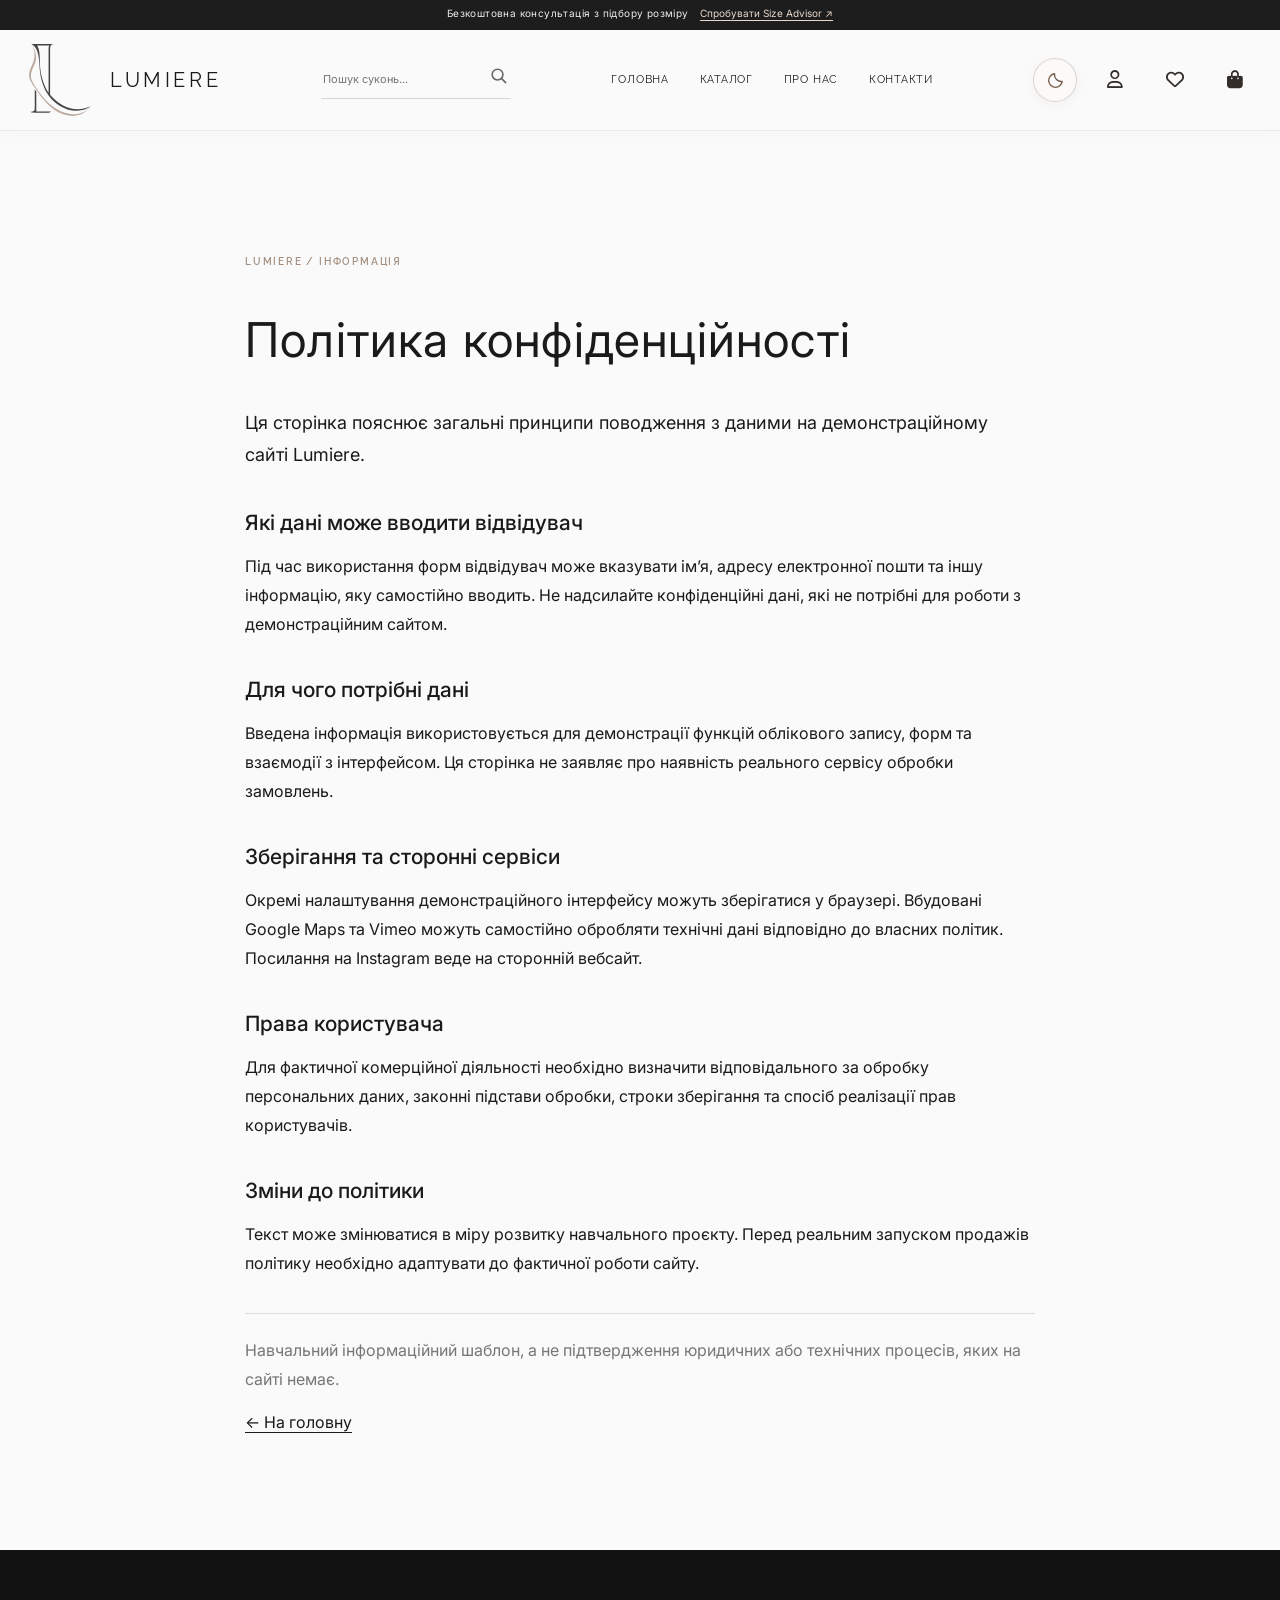
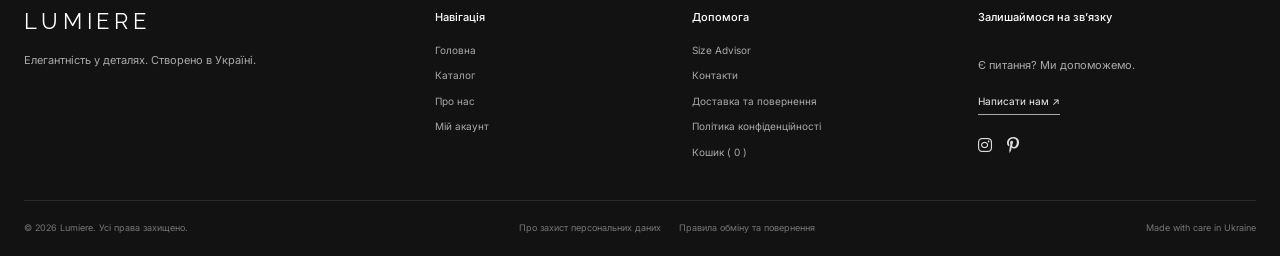
<file: privacy.html>
<!DOCTYPE html>

<html lang="uk">
<head>
<script id="theme-prepaint">(function(){try{var t=localStorage.getItem('lumiere-theme');document.documentElement.dataset.theme=t==='dark'?'dark':'light';document.documentElement.classList.toggle('dark',t==='dark');}catch(e){document.documentElement.dataset.theme='light';document.documentElement.classList.remove('dark');}})();</script>
<meta charset="utf-8"/>
<script>if ("scrollRestoration" in history) history.scrollRestoration = "manual"; if (!location.hash && performance.getEntriesByType("navigation")[0]?.type === "reload") window.addEventListener("pageshow", () => requestAnimationFrame(() => scrollTo(0, 0)));</script>
<meta content="width=device-width, initial-scale=1" name="viewport"/>
<meta content="Lumiere — український бренд одягу з персональним підбором розміру" name="description"/>
<title>Політика конфіденційності — Lumiere</title>
<link href="https://fonts.googleapis.com" rel="preconnect"/>
<link crossorigin="" href="https://fonts.gstatic.com" rel="preconnect"/>
<link href="https://fonts.googleapis.com/css2?family=Inter:wght@300;400;500;600&amp;family=Montserrat:wght@300;400&amp;family=Raleway:wght@300;400;500;600;700&amp;display=swap" media="print" onload="this.media='all'" rel="stylesheet"/><noscript><link href="https://fonts.googleapis.com/css2?family=Inter:wght@300;400;500;600&amp;family=Montserrat:wght@300;400&amp;family=Raleway:wght@300;400;500;600;700&amp;display=swap" rel="stylesheet"/></noscript>
<link href="https://cdnjs.cloudflare.com/ajax/libs/font-awesome/6.6.0/css/all.min.css" media="print" onload="this.media='all'" rel="stylesheet"/><noscript><link href="https://cdnjs.cloudflare.com/ajax/libs/font-awesome/6.6.0/css/all.min.css" rel="stylesheet"/></noscript>
<link href="css/style.css" rel="stylesheet"/><link href="css/atelier-interactions.css" rel="stylesheet"/>
<link href="css/tailwind-components.css" rel="stylesheet"/>
<script defer="" src="js/app.js">
</script>
<link rel="icon" type="image/svg+xml" href="assets/icons/favicon.svg?v=4"/>
<link rel="icon" type="image/png" sizes="512x512" href="assets/icons/favicon.png?v=4"/>
<link rel="shortcut icon" href="assets/icons/favicon.ico?v=4"/>
<meta name="theme-color" content="#302b29"/>
<script defer src="js/experience.js"></script>
<script defer src="js/interaction-finish.js"></script>
<link rel="canonical" href="https://lumiere-dress.netlify.app/privacy.html"/>
<meta property="og:type" content="website"/><meta property="og:image" content="https://lumiere-dress.netlify.app/assets/images/hero-model.jpg"/><meta property="og:image:alt" content="Lumiere — колекція вечірніх суконь"/>
<meta property="og:title" content="Політика конфіденційності — Lumiere"/>
<meta property="og:description" content="Lumiere — український бренд одягу з персональним підбором розміру"/>
<meta property="og:url" content="https://lumiere-dress.netlify.app/privacy.html"/>
<link rel="stylesheet" href="css/final-refinements.css"/>
<link rel="stylesheet" href="css/interaction-finish.css"/>
<link rel="stylesheet" href="css/themes.css?v=1"/><link rel="stylesheet" href="css/theme-polish.css?v=2"/>
<script defer src="js/theme.js?v=1"></script>
</head>
<body>
<a class="skip-link" href="#main-content">Перейти до основного вмісту</a>
<div class="announcement">
   Безкоштовна консультація з підбору розміру
   <button class="text-link" data-open="advisor">
    Спробувати Size Advisor ↗
   </button>
</div>
<header class="site-header">
<div class="header-container">
<button aria-expanded="false" aria-label="Відкрити меню" class="mobile-menu-toggle">
<i class="fa-solid fa-bars">
</i>
</button>
<a aria-label="Lumiere — головна" class="logo" href="index.html">
<img alt="Логотип Lumiere — літера L" class="logo-img" src="assets/icons/logo.svg"/>
<span class="logo-wordmark">
      LUMIERE
     </span>
</a>
<form class="header-search">
<input aria-label="Пошук товарів" id="site-search" placeholder="Пошук суконь..." type="search"/>
<button type="submit" aria-label="Шукати сукні"><svg aria-hidden="true" width="19" height="19" viewBox="0 0 24 24" fill="none" stroke="currentColor" stroke-width="2" stroke-linecap="round" stroke-linejoin="round"><circle cx="10.8" cy="10.8" r="6.8"/><path d="m16 16 5 5"/></svg></button>
</form>
<nav class="main-nav">
<a class="nav-link" href="index.html">
      Головна
     </a>
<a class="nav-link" href="catalog.html">
      Каталог
     </a>
<a class="nav-link active" href="about.html">
      Про нас
     </a>
<a class="nav-link" href="index.html#feedback">
      Контакти
     </a>
</nav>
<div class="header-actions">
<button type="button" class="theme-toggle" data-theme-toggle role="switch" aria-checked="false" aria-label="Увімкнути темну тему" title="Перемкнути світлу й темну тему"><span class="theme-toggle-icon theme-icon-moon" aria-hidden="true"><svg width="19" height="19" viewBox="0 0 24 24" fill="none" stroke="currentColor" stroke-width="1.7" stroke-linecap="round" stroke-linejoin="round" aria-hidden="true"><path d="M20.5 13.2A8.6 8.6 0 0 1 10.8 3.5 8.6 8.6 0 1 0 20.5 13.2Z"/></svg></span><span class="theme-toggle-icon theme-icon-sun" aria-hidden="true"><svg width="19" height="19" viewBox="0 0 24 24" fill="none" stroke="currentColor" stroke-width="1.6" stroke-linecap="round" aria-hidden="true"><circle cx="12" cy="12" r="4"/><path d="M12 2v2m0 16v2M4.93 4.93l1.41 1.41m11.32 11.32 1.41 1.41M2 12h2m16 0h2M4.93 19.07l1.41-1.41M17.66 6.34l1.41-1.41"/></svg></span></button>
<a aria-label="Особистий кабінет" class="interactive-icon" href="account.html">
<i class="fa-regular fa-user">
</i>
</a>
<button aria-label="Обране" class="interactive-icon" data-open="favorites">
<i class="fa-regular fa-heart">
</i>
<span class="cart-badge favorites-badge is-hidden">
       0
      </span>
</button>
<button aria-label="Кошик" class="interactive-icon" data-open="cart">
<i class="fa-solid fa-bag-shopping">
</i>
<span class="cart-badge is-hidden" id="cart-badge">
       0
      </span>
</button>
</div>
</div>
</header>
<main id="main-content"><section class="legal-page section-pad"><div class="container legal-content"><span class="section-tag">LUMIERE / ІНФОРМАЦІЯ</span><h1>Політика конфіденційності</h1><p class="legal-lead">Ця сторінка пояснює загальні принципи поводження з даними на демонстраційному сайті Lumiere.</p><h2>Які дані може вводити відвідувач</h2><p>Під час використання форм відвідувач може вказувати ім’я, адресу електронної пошти та іншу інформацію, яку самостійно вводить. Не надсилайте конфіденційні дані, які не потрібні для роботи з демонстраційним сайтом.</p><h2>Для чого потрібні дані</h2><p>Введена інформація використовується для демонстрації функцій облікового запису, форм та взаємодії з інтерфейсом. Ця сторінка не заявляє про наявність реального сервісу обробки замовлень.</p><h2>Зберігання та сторонні сервіси</h2><p>Окремі налаштування демонстраційного інтерфейсу можуть зберігатися у браузері. Вбудовані Google Maps та Vimeo можуть самостійно обробляти технічні дані відповідно до власних політик. Посилання на Instagram веде на сторонній вебсайт.</p><h2>Права користувача</h2><p>Для фактичної комерційної діяльності необхідно визначити відповідального за обробку персональних даних, законні підстави обробки, строки зберігання та спосіб реалізації прав користувачів.</p><h2>Зміни до політики</h2><p>Текст може змінюватися в міру розвитку навчального проєкту. Перед реальним запуском продажів політику необхідно адаптувати до фактичної роботи сайту.</p><p class="legal-note">Навчальний інформаційний шаблон, а не підтвердження юридичних або технічних процесів, яких на сайті немає.</p><p><a class="lab7-text-link" href="index.html">← На головну</a></p></div></section></main>
<footer class="site-footer">
<div class="container">
<div class="footer-main-row">
<div class="footer-brand">
<a class="footer-logo" href="index.html">
       LUMIERE
      </a>
<p>
       Елегантність у деталях. Створено в Україні.
      </p>
</div>
<div class="footer-links">
<h3>
       Навігація
      </h3>
<a href="index.html">
       Головна
      </a>
<a href="catalog.html">
       Каталог
      </a>
<a href="about.html">
       Про нас
      </a>
<a href="account.html">
       Мій акаунт
      </a>
</div>
<div class="footer-links">
<h3>
       Допомога
      </h3>
<button data-open="advisor">
       Size Advisor
      </button>
<a href="index.html#feedback">
       Контакти
      </a>
<a href="https://dp.dpss.gov.ua/news/osnovni-pravila-shchodo-obminu-tovaru-ta-povernennya-groshej" rel="noopener noreferrer" target="_blank">
       Доставка та повернення
      </a>
<a href="https://zakon.rada.gov.ua/laws/term/13397" rel="noopener noreferrer" target="_blank">Політика конфіденційності</a>
<button data-open="cart">
       Кошик (
       <span class="footer-cart-count">
        0
       </span>
       )
      </button>
</div>
<div class="footer-contact">
<h3>
       Залишаймося на зв’язку
      </h3>
<p>
       Є питання? Ми допоможемо.
      </p>
<a class="footer-contact-link" href="index.html#feedback">
       Написати нам ↗
      </a>
<div class="social-links">
<a aria-label="Instagram @vergenth (відкриється в новій вкладці)" href="https://www.instagram.com/vergenth/" rel="noopener noreferrer" target="_blank">
<i class="fa-brands fa-instagram">
</i>
</a>
<a aria-label="Відкрити Pinterest у новій вкладці" href="https://www.pinterest.com/" rel="noopener noreferrer" target="_blank">
<i class="fa-brands fa-pinterest-p">
</i>
</a>
</div>
</div>
</div>
<div class="footer-bottom">
<span>
      © 2026 Lumiere. Усі права захищено.
     </span>
<div>
<a href="https://zakon.rada.gov.ua/laws/term/13397" rel="noopener noreferrer" target="_blank">Про захист персональних даних</a>
<a href="https://dp.dpss.gov.ua/news/osnovni-pravila-shchodo-obminu-tovaru-ta-povernennya-groshej" rel="noopener noreferrer" target="_blank">Правила обміну та повернення</a>
</div>
<span>
      Made with care in Ukraine
     </span>
</div>
</div>
</footer>
<div id="app-modal-root">
</div>
<div aria-atomic="true" aria-live="polite" class="toast-region">
</div>
</body>
</html>
</file>
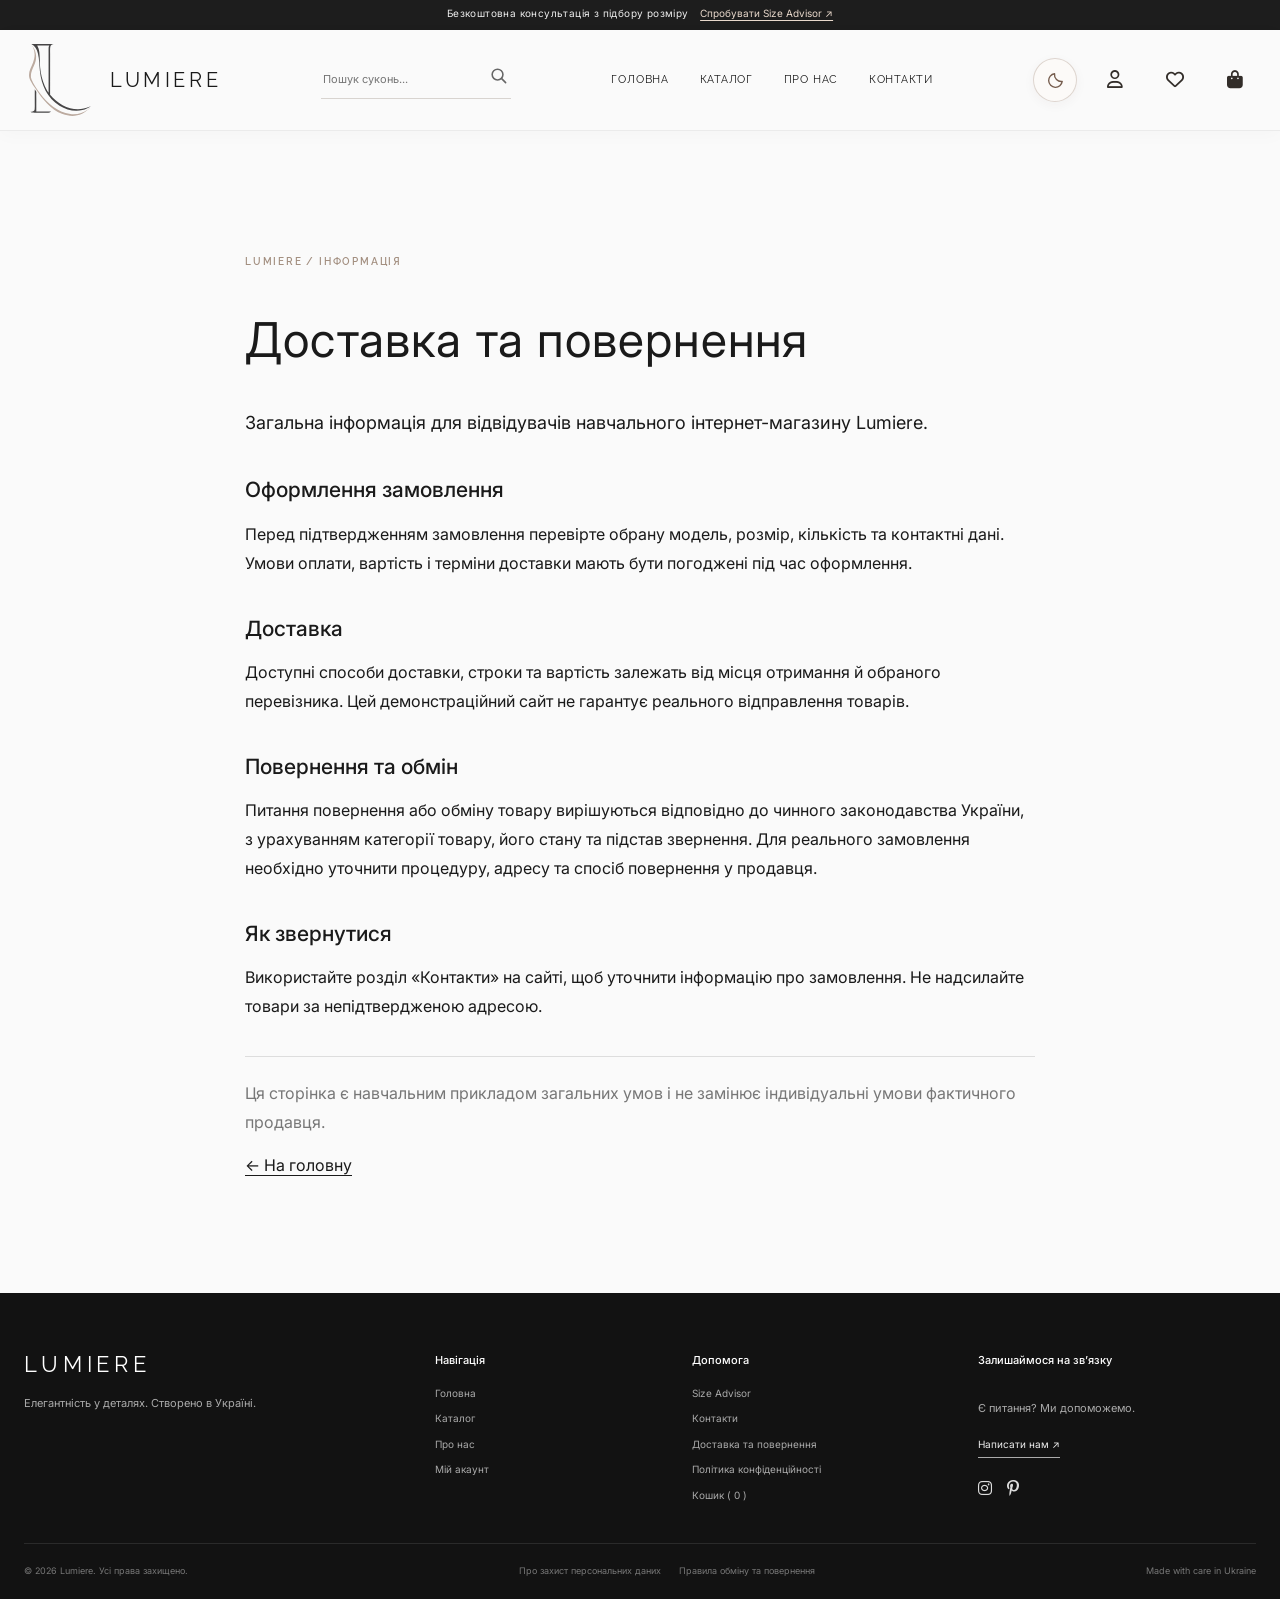
<file: returns.html>
<!DOCTYPE html>

<html lang="uk">
<head>
<script id="theme-prepaint">(function(){try{var t=localStorage.getItem('lumiere-theme');document.documentElement.dataset.theme=t==='dark'?'dark':'light';document.documentElement.classList.toggle('dark',t==='dark');}catch(e){document.documentElement.dataset.theme='light';document.documentElement.classList.remove('dark');}})();</script>
<meta charset="utf-8"/>
<script>if ("scrollRestoration" in history) history.scrollRestoration = "manual"; if (!location.hash && performance.getEntriesByType("navigation")[0]?.type === "reload") window.addEventListener("pageshow", () => requestAnimationFrame(() => scrollTo(0, 0)));</script>
<meta content="width=device-width, initial-scale=1" name="viewport"/>
<meta content="Lumiere — український бренд одягу з персональним підбором розміру" name="description"/>
<title>Доставка та повернення — Lumiere</title>
<link href="https://fonts.googleapis.com" rel="preconnect"/>
<link crossorigin="" href="https://fonts.gstatic.com" rel="preconnect"/>
<link href="https://fonts.googleapis.com/css2?family=Inter:wght@300;400;500;600&amp;family=Montserrat:wght@300;400&amp;family=Raleway:wght@300;400;500;600;700&amp;display=swap" media="print" onload="this.media='all'" rel="stylesheet"/><noscript><link href="https://fonts.googleapis.com/css2?family=Inter:wght@300;400;500;600&amp;family=Montserrat:wght@300;400&amp;family=Raleway:wght@300;400;500;600;700&amp;display=swap" rel="stylesheet"/></noscript>
<link href="https://cdnjs.cloudflare.com/ajax/libs/font-awesome/6.6.0/css/all.min.css" media="print" onload="this.media='all'" rel="stylesheet"/><noscript><link href="https://cdnjs.cloudflare.com/ajax/libs/font-awesome/6.6.0/css/all.min.css" rel="stylesheet"/></noscript>
<link href="css/style.css" rel="stylesheet"/><link href="css/atelier-interactions.css" rel="stylesheet"/>
<link href="css/tailwind-components.css" rel="stylesheet"/>
<script defer="" src="js/app.js">
</script>
<link rel="icon" type="image/svg+xml" href="assets/icons/favicon.svg?v=4"/>
<link rel="icon" type="image/png" sizes="512x512" href="assets/icons/favicon.png?v=4"/>
<link rel="shortcut icon" href="assets/icons/favicon.ico?v=4"/>
<meta name="theme-color" content="#302b29"/>
<script defer src="js/experience.js"></script>
<script defer src="js/interaction-finish.js"></script>
<link rel="canonical" href="https://lumiere-dress.netlify.app/returns.html"/>
<meta property="og:type" content="website"/><meta property="og:image" content="https://lumiere-dress.netlify.app/assets/images/hero-model.jpg"/><meta property="og:image:alt" content="Lumiere — колекція вечірніх суконь"/>
<meta property="og:title" content="Доставка та повернення — Lumiere"/>
<meta property="og:description" content="Lumiere — український бренд одягу з персональним підбором розміру"/>
<meta property="og:url" content="https://lumiere-dress.netlify.app/returns.html"/>
<link rel="stylesheet" href="css/final-refinements.css"/>
<link rel="stylesheet" href="css/interaction-finish.css"/>
<link rel="stylesheet" href="css/themes.css?v=1"/><link rel="stylesheet" href="css/theme-polish.css?v=2"/>
<script defer src="js/theme.js?v=1"></script>
</head>
<body>
<a class="skip-link" href="#main-content">Перейти до основного вмісту</a>
<div class="announcement">
   Безкоштовна консультація з підбору розміру
   <button class="text-link" data-open="advisor">
    Спробувати Size Advisor ↗
   </button>
</div>
<header class="site-header">
<div class="header-container">
<button aria-expanded="false" aria-label="Відкрити меню" class="mobile-menu-toggle">
<i class="fa-solid fa-bars">
</i>
</button>
<a aria-label="Lumiere — головна" class="logo" href="index.html">
<img alt="Логотип Lumiere — літера L" class="logo-img" src="assets/icons/logo.svg"/>
<span class="logo-wordmark">
      LUMIERE
     </span>
</a>
<form class="header-search">
<input aria-label="Пошук товарів" id="site-search" placeholder="Пошук суконь..." type="search"/>
<button type="submit" aria-label="Шукати сукні"><svg aria-hidden="true" width="19" height="19" viewBox="0 0 24 24" fill="none" stroke="currentColor" stroke-width="2" stroke-linecap="round" stroke-linejoin="round"><circle cx="10.8" cy="10.8" r="6.8"/><path d="m16 16 5 5"/></svg></button>
</form>
<nav class="main-nav">
<a class="nav-link" href="index.html">
      Головна
     </a>
<a class="nav-link" href="catalog.html">
      Каталог
     </a>
<a class="nav-link active" href="about.html">
      Про нас
     </a>
<a class="nav-link" href="index.html#feedback">
      Контакти
     </a>
</nav>
<div class="header-actions">
<button type="button" class="theme-toggle" data-theme-toggle role="switch" aria-checked="false" aria-label="Увімкнути темну тему" title="Перемкнути світлу й темну тему"><span class="theme-toggle-icon theme-icon-moon" aria-hidden="true"><svg width="19" height="19" viewBox="0 0 24 24" fill="none" stroke="currentColor" stroke-width="1.7" stroke-linecap="round" stroke-linejoin="round" aria-hidden="true"><path d="M20.5 13.2A8.6 8.6 0 0 1 10.8 3.5 8.6 8.6 0 1 0 20.5 13.2Z"/></svg></span><span class="theme-toggle-icon theme-icon-sun" aria-hidden="true"><svg width="19" height="19" viewBox="0 0 24 24" fill="none" stroke="currentColor" stroke-width="1.6" stroke-linecap="round" aria-hidden="true"><circle cx="12" cy="12" r="4"/><path d="M12 2v2m0 16v2M4.93 4.93l1.41 1.41m11.32 11.32 1.41 1.41M2 12h2m16 0h2M4.93 19.07l1.41-1.41M17.66 6.34l1.41-1.41"/></svg></span></button>
<a aria-label="Особистий кабінет" class="interactive-icon" href="account.html">
<i class="fa-regular fa-user">
</i>
</a>
<button aria-label="Обране" class="interactive-icon" data-open="favorites">
<i class="fa-regular fa-heart">
</i>
<span class="cart-badge favorites-badge is-hidden">
       0
      </span>
</button>
<button aria-label="Кошик" class="interactive-icon" data-open="cart">
<i class="fa-solid fa-bag-shopping">
</i>
<span class="cart-badge is-hidden" id="cart-badge">
       0
      </span>
</button>
</div>
</div>
</header>
<main id="main-content"><section class="legal-page section-pad"><div class="container legal-content"><span class="section-tag">LUMIERE / ІНФОРМАЦІЯ</span><h1>Доставка та повернення</h1><p class="legal-lead">Загальна інформація для відвідувачів навчального інтернет-магазину Lumiere.</p><h2>Оформлення замовлення</h2><p>Перед підтвердженням замовлення перевірте обрану модель, розмір, кількість та контактні дані. Умови оплати, вартість і терміни доставки мають бути погоджені під час оформлення.</p><h2>Доставка</h2><p>Доступні способи доставки, строки та вартість залежать від місця отримання й обраного перевізника. Цей демонстраційний сайт не гарантує реального відправлення товарів.</p><h2>Повернення та обмін</h2><p>Питання повернення або обміну товару вирішуються відповідно до чинного законодавства України, з урахуванням категорії товару, його стану та підстав звернення. Для реального замовлення необхідно уточнити процедуру, адресу та спосіб повернення у продавця.</p><h2>Як звернутися</h2><p>Використайте розділ «Контакти» на сайті, щоб уточнити інформацію про замовлення. Не надсилайте товари за непідтвердженою адресою.</p><p class="legal-note">Ця сторінка є навчальним прикладом загальних умов і не замінює індивідуальні умови фактичного продавця.</p><p><a class="lab7-text-link" href="index.html">← На головну</a></p></div></section></main>
<footer class="site-footer">
<div class="container">
<div class="footer-main-row">
<div class="footer-brand">
<a class="footer-logo" href="index.html">
       LUMIERE
      </a>
<p>
       Елегантність у деталях. Створено в Україні.
      </p>
</div>
<div class="footer-links">
<h3>
       Навігація
      </h3>
<a href="index.html">
       Головна
      </a>
<a href="catalog.html">
       Каталог
      </a>
<a href="about.html">
       Про нас
      </a>
<a href="account.html">
       Мій акаунт
      </a>
</div>
<div class="footer-links">
<h3>
       Допомога
      </h3>
<button data-open="advisor">
       Size Advisor
      </button>
<a href="index.html#feedback">
       Контакти
      </a>
<a href="https://dp.dpss.gov.ua/news/osnovni-pravila-shchodo-obminu-tovaru-ta-povernennya-groshej" rel="noopener noreferrer" target="_blank">
       Доставка та повернення
      </a>
<a href="https://zakon.rada.gov.ua/laws/term/13397" rel="noopener noreferrer" target="_blank">Політика конфіденційності</a>
<button data-open="cart">
       Кошик (
       <span class="footer-cart-count">
        0
       </span>
       )
      </button>
</div>
<div class="footer-contact">
<h3>
       Залишаймося на зв’язку
      </h3>
<p>
       Є питання? Ми допоможемо.
      </p>
<a class="footer-contact-link" href="index.html#feedback">
       Написати нам ↗
      </a>
<div class="social-links">
<a aria-label="Instagram @vergenth (відкриється в новій вкладці)" href="https://www.instagram.com/vergenth/" rel="noopener noreferrer" target="_blank">
<i class="fa-brands fa-instagram">
</i>
</a>
<a aria-label="Відкрити Pinterest у новій вкладці" href="https://www.pinterest.com/" rel="noopener noreferrer" target="_blank">
<i class="fa-brands fa-pinterest-p">
</i>
</a>
</div>
</div>
</div>
<div class="footer-bottom">
<span>
      © 2026 Lumiere. Усі права захищено.
     </span>
<div>
<a href="https://zakon.rada.gov.ua/laws/term/13397" rel="noopener noreferrer" target="_blank">Про захист персональних даних</a>
<a href="https://dp.dpss.gov.ua/news/osnovni-pravila-shchodo-obminu-tovaru-ta-povernennya-groshej" rel="noopener noreferrer" target="_blank">Правила обміну та повернення</a>
</div>
<span>
      Made with care in Ukraine
     </span>
</div>
</div>
</footer>
<div id="app-modal-root">
</div>
<div aria-atomic="true" aria-live="polite" class="toast-region">
</div>
</body>
</html>
</file>
<file: css/style.css>
/* Lumiere — збережена нейтральна палітра та шрифти Inter / Raleway / Montserrat */
:root {
  --bg:#FAFAFA;
  --beige:#E6DCD3;
  --footer:#121212;
  --white:#fff;
  --ink:#1A1A1A;
  --muted:#737373;
  --accent:#A38F80;
  --border:#EAEAEA;
  --heading:'Raleway',sans-serif;
  --body:'Inter',sans-serif;
  --max:1240px;
  --radius:8px;
  --ease:all .32s cubic-bezier(.2,.7,.2,1);
  --shadow:0 18px 50px rgba(0,0,0,.07)
}

* {
  box-sizing:border-box;
  margin:0;
  padding:0
}
html {
  scroll-behavior:smooth;
  scroll-padding-top:120px
}
body {
  font-family:var(--body);
  background:var(--bg);
  color:var(--ink);
  line-height:1.65;
  -webkit-font-smoothing:antialiased;
  overflow-x:hidden
}
body.modal-open {
  overflow:hidden
}
img {
  max-width:100%;
  display:block
}
a {
  color:inherit;
  text-decoration:none;
  transition:var(--ease)
}
button,input,textarea,select {
  font:inherit
}
button {
  cursor:pointer
}
button:focus-visible,a:focus-visible,input:focus-visible,select:focus-visible {
  outline:2px solid var(--accent);
  outline-offset:3px
}
ul {
  list-style:none
}
.container {
  width:min(100% - 48px,var(--max));
  margin-inline:auto
}
.is-hidden {
  display:none!important
}
.sr-only {
  position:absolute;
  width:1px;
  height:1px;
  padding:0;
  margin:-1px;
  overflow:hidden;
  clip:rect(0,0,0,0);
  white-space:nowrap;
  border:0
}
.announcement {
  min-height:30px;
  background:#1d1d1d;
  color:#eee;
  text-align:center;
  padding:5px 16px;
  font-size:10px;
  letter-spacing:.04em
}
.text-link {
  border:0;
  background:none;
  color:inherit;
  text-decoration:underline;
  text-underline-offset:3px;
  font-size:inherit
}
.announcement .text-link {
  color:#e8d8cb;
  margin-left:8px
}
.site-header {
  position:sticky;
  top:0;
  z-index:1000;
  background:rgba(250,250,250,.96);
  backdrop-filter:blur(14px);
  border-bottom:1px solid rgba(0,0,0,.06);
  box-shadow:0 4px 18px rgba(0,0,0,.025)
}
.header-container {
  width:min(100% - 48px,var(--max));
  min-height:100px;
  margin:auto;
  display:flex;
  align-items:center;
  justify-content:space-between;
  gap:24px
}
.logo {
  display:flex;
  align-items:center;
  gap:9px;
  flex-shrink:0
}
.logo-img {
  width:auto;
  height:68px;
  max-width:100px;
  object-fit:contain
}
.logo-wordmark {
  font:500 20px/1 var(--heading);
  letter-spacing:.22em
}
.header-search {
  position:relative;
  display:flex;
  align-items:center;
  width:190px;
  border-bottom:1px solid #d8d4d0
}
.header-search input {
  width:100%;
  border:0;
  background:transparent;
  padding:9px 28px 9px 2px;
  font-size:11px;
  outline:none
}
.header-search button {
  position:absolute;
  right:3px;
  border:0;
  background:none;
  color:#666
}
.main-nav {
  display:flex;
  align-items:center;
  gap:clamp(15px,2.4vw,34px)
}
.nav-link {
  position:relative;
  background:none;
  border:0;
  font-size:11px;
  letter-spacing:.07em;
  text-transform:uppercase;
  white-space:nowrap
}
.nav-link:after {
  content:'';
  position:absolute;
  left:0;
  bottom:-8px;
  width:0;
  height:1px;
  background:var(--ink);
  transition:var(--ease)
}
.nav-link:hover:after,.nav-link.active:after {
  width:100%
}
.header-actions {
  display:flex;
  align-items:center;
  gap:19px
}
.interactive-icon {
  position:relative;
  border:0;
  background:none;
  color:var(--ink);
  font-size:18px;
  transition:var(--ease)
}
.interactive-icon:hover {
  transform:translateY(-2px);
  color:var(--accent)
}
.active-icon {
  color:var(--accent)
}
.cart-badge {
  position:absolute;
  top:-8px;
  right:-10px;
  width:17px;
  height:17px;
  border-radius:50%;
  background:var(--accent);
  color:white;
  display:grid;
  place-items:center;
  font-size:9px;
  font-weight:600
}
.mobile-menu-toggle {
  display:none;
  border:0;
  background:none;
  font-size:20px
}
.btn {
  min-height:46px;
  display:inline-flex;
  align-items:center;
  justify-content:center;
  gap:14px;
  padding:13px 24px;
  border:1px solid transparent;
  border-radius:3px;
  font-size:11px;
  letter-spacing:.035em;
  transition:var(--ease)
}
.btn-dark {
  background:var(--ink);
  color:#fff
}
.btn-dark:hover {
  background:#393330;
  transform:translateY(-2px);
  box-shadow:0 8px 22px #00000016
}
.btn-outline {
  border-color:#aaa;
  background:transparent
}
.btn-outline:hover {
  background:var(--ink);
  color:white;
  border-color:var(--ink)
}
.btn-light {
  background:#fff;
  color:var(--ink)
}
.btn-quiet {
  background:transparent;
  border-color:transparent;
  text-decoration:underline;
  text-underline-offset:5px;
  padding-inline:10px
}
.btn-block {
  width:100%;
  margin-top:14px
}
.section-pad {
  padding:100px 0
}
.section-tag {
  display:inline-block;
  color:var(--accent);
  font-size:10px;
  font-weight:600;
  letter-spacing:.18em;
  text-transform:uppercase;
  margin-bottom:13px
}
.eyebrow {
  font-size:10px;
  letter-spacing:.22em;
  color:#806f62
}
.hero-section {
  position:relative;
  min-height:630px;
  display:flex;
  align-items:center;
  background:#e9e4df url('../assets/images/hero-model.jpg') right center/cover no-repeat
}
.hero-section:before {
  content:'';
  position:absolute;
  inset:0;
  background:linear-gradient(90deg,rgba(250,250,250,.97) 0%,rgba(250,250,250,.83) 34%,rgba(250,250,250,.15) 68%,transparent 100%)
}
.hero-container {
  position:relative;
  display:flex;
  align-items:center;
  min-height:630px
}
.hero-content {
  max-width:560px;
  padding:64px 0
}
.hero-title {
  font:300 clamp(38px,4.2vw,58px)/1.12 var(--heading);
  letter-spacing:-.035em;
  margin:18px 0 23px
}
.hero-desc {
  max-width:440px;
  color:#696969;
  font-size:13px;
  line-height:1.9;
  margin-bottom:30px
}
.hero-actions {
  display:flex;
  align-items:center;
  gap:14px;
  flex-wrap:wrap
}
.hero-note {
  display:flex;
  align-items:center;
  gap:12px;
  margin-top:55px;
  color:#777;
  font-size:9px;
  letter-spacing:.1em;
  text-transform:uppercase
}
.note-line {
  width:38px;
  height:1px;
  background:var(--accent)
}
.hero-pagination {
  position:absolute;
  right:28px;
  bottom:35px;
  display:flex;
  gap:9px
}
.hero-dot {
  width:7px;
  height:7px;
  border:0;
  border-radius:100%;
  background:#a6a09b
}
.hero-dot.is-active {
  width:25px;
  border-radius:8px;
  background:var(--ink)
}
.advisor-banner {
  padding:34px 0;
  background:var(--beige)
}
.advisor-container {
  display:flex;
  align-items:center;
  justify-content:space-between;
  gap:25px
}
.advisor-mark {
  display:flex;
  align-items:center;
  gap:22px
}
.advisor-mark-icon {
  width:56px;
  height:56px;
  border:1px solid #b6a79b;
  border-radius:50%;
  display:grid;
  place-items:center;
  font-size:20px
}
.advisor-mark h2 {
  font:500 24px var(--heading);
  margin-bottom:4px
}
.advisor-mark p {
  font-size:12px;
  color:#68615b
}
.section-title-center {
  text-align:center;
  margin:0 auto 48px;
  max-width:620px
}
.section-title-center h2,.catalog-header h2 {
  font:400 clamp(27px,3vw,36px)/1.25 var(--heading);
  letter-spacing:-.025em
}
.section-title-center p,.catalog-header p {
  color:var(--muted);
  font-size:12px;
  margin-top:12px
}
.features-section {
  padding-top:105px
}
.features-grid {
  display:grid;
  grid-template-columns:repeat(4,1fr);
  gap:20px
}
.feature-card {
  position:relative;
  min-height:290px;
  padding:35px 25px 28px;
  text-align:center;
  background:#fff;
  border:1px solid #f0eeec;
  transition:var(--ease);
  overflow:hidden
}
.feature-card:before {
  content:'';
  position:absolute;
  inset:auto 0 0;
  height:3px;
  background:var(--accent);
  transform:scaleX(0);
  transform-origin:left;
  transition:var(--ease)
}
.feature-card:hover,.feature-card:focus-within,.feature-card:focus {
  transform:translateY(-8px);
  box-shadow:var(--shadow);
  border-color:#e4d9d0
}
.feature-card:hover:before,.feature-card:focus:before {
  transform:scaleX(1)
}
.feature-number {
  position:absolute;
  top:15px;
  right:17px;
  font-size:9px;
  letter-spacing:.1em;
  color:#b7aaa0
}
.feature-icon {
  width:60px;
  height:60px;
  margin:0 auto 20px;
  display:grid;
  place-items:center
}
.feature-icon img {
  max-height:55px;
  max-width:55px;
  object-fit:contain;
  filter:grayscale(1);
  transition:var(--ease)
}
.feature-card:hover .feature-icon img {
  filter:none;
  transform:scale(1.12) rotate(-4deg)
}
.feature-card h3 {
  font:600 14px var(--heading);
  margin-bottom:11px
}
.feature-card p {
  font-size:11px;
  line-height:1.8;
  color:var(--muted);
  min-height:60px
}
.feature-more {
  display:inline-block;
  margin-top:14px;
  background:none;
  border:0;
  color:#8c7869;
  font-size:10px;
  font-weight:600;
  text-decoration:underline;
  text-underline-offset:4px
}
.catalog-section {
  padding-top:65px
}
.catalog-header {
  display:flex;
  align-items:flex-end;
  justify-content:space-between;
  gap:25px;
  margin-bottom:32px
}
.link-more {
  font-size:11px;
  border-bottom:1px solid;
  padding-bottom:5px;
  white-space:nowrap
}
.products-grid {
  display:grid;
  grid-template-columns:repeat(3,minmax(0,1fr));
  gap:30px
}
.product-card {
  min-width:0;
  transition:var(--ease)
}
.product-card:hover {
  transform:translateY(-4px)
}
.product-image-box {
  position:relative;
  overflow:hidden;
  aspect-ratio:3/4;
  background:#efeeec;
  margin-bottom:16px
}
.product-image-box>img {
  width:100%;
  height:100%;
  object-fit:cover;
  transition:transform .7s cubic-bezier(.2,.7,.2,1)
}
.product-card:hover .product-image-box>img {
  transform:scale(1.045)
}
.product-label {
  position:absolute;
  left:13px;
  top:13px;
  background:#fff;
  padding:6px 9px;
  font-size:8px;
  letter-spacing:.08em;
  text-transform:uppercase
}
.product-label-light {
  background:var(--beige)
}
.favorite-toggle {
  position:absolute;
  right:12px;
  top:12px;
  width:34px;
  height:34px;
  border:0;
  border-radius:50%;
  background:#ffffffdc;
  display:grid;
  place-items:center;
  font-size:14px;
  transition:var(--ease)
}
.favorite-toggle:hover,.favorite-toggle.is-favorite {
  background:var(--ink);
  color:white
}
.quick-view {
  position:absolute;
  bottom:12px;
  left:12px;
  right:12px;
  border:0;
  background:#ffffffeb;
  padding:12px;
  font-size:10px;
  letter-spacing:.05em;
  opacity:0;
  transform:translateY(8px);
  transition:var(--ease)
}
.product-card:hover .quick-view,.quick-view:focus {
  opacity:1;
  transform:none
}
.product-title-row {
  display:flex;
  justify-content:space-between;
  align-items:baseline;
  gap:10px
}
.product-title-row h3 {
  font:500 12px var(--heading);
  text-transform:uppercase
}
.price {
  font-size:12px;
  font-weight:600;
  white-space:nowrap
}
.product-subtitle {
  font-size:10px;
  color:#8a8581;
  margin-top:4px
}
.product-footer {
  margin-top:14px;
  padding-top:13px;
  border-top:1px solid var(--border)
}
.btn-text-buy {
  width:100%;
  padding:11px 12px;
  border:1px solid var(--ink);
  background:var(--ink);
  color:white;
  font-size:10px;
  transition:var(--ease)
}
.btn-text-buy:hover {
  background:transparent;
  color:var(--ink)
}
.quote-section {
  background:#e8e0d9;
  padding:70px 0;
  text-align:center
}
.quote-inner {
  max-width:780px
}
.quote-mark {
  font:80px/0.8 Georgia;
  color:#b6a396
}
.quote-inner blockquote {
  font:400 clamp(24px,3vw,36px)/1.4 var(--heading);
  margin:20px auto
}
.quote-credit {
  font-size:9px;
  letter-spacing:.2em;
  color:#76695f
}
.reviews-section {
  background:#f7f6f4
}
.reviews-grid {
  display:grid;
  grid-template-columns:repeat(3,1fr);
  gap:22px
}
.review-card {
  background:#fff;
  padding:30px 26px;
  border:1px solid #efedeb;
  transition:var(--ease)
}
.review-card:hover {
  transform:translateY(-5px);
  box-shadow:var(--shadow)
}
.stars {
  color:var(--accent);
  letter-spacing:3px;
  font-size:13px;
  margin-bottom:18px
}
.review-card>p {
  font-size:12px;
  line-height:1.9;
  min-height:68px;
  margin-bottom:22px
}
.review-author {
  display:flex;
  align-items:center;
  gap:12px
}
.avatar-placeholder {
  width:38px;
  height:38px;
  display:grid;
  place-items:center;
  border-radius:50%;
  background:#eae3dd;
  font-size:10px
}
.review-author h3 {
  font:600 11px var(--heading)
}
.review-author span {
  font-size:9px;
  color:var(--muted)
}
.newsletter-section {
  padding:60px 0;
  background:#e7ddd4
}
.newsletter-inner {
  display:flex;
  justify-content:space-between;
  align-items:center;
  gap:35px
}
.newsletter-inner h2 {
  font:400 27px var(--heading)
}
.newsletter-inner p {
  font-size:11px;
  color:#6f6761;
  margin-top:8px
}
.subscribe-form {
  display:flex;
  gap:8px;
  width:min(100%,440px)
}
.subscribe-form input {
  min-width:0;
  flex:1;
  padding:13px 14px;
  border:1px solid #c9bcb1;
  background:#f8f4f0;
  font-size:11px
}
.site-footer {
  background:var(--footer);
  color:#fff;
  padding:58px 0 20px
}
.footer-main-row {
  display:grid;
  grid-template-columns:1.35fr .8fr .9fr 1fr;
  gap:35px;
  padding-bottom:40px;
  border-bottom:1px solid #ffffff1a
}
.footer-logo {
  font:400 22px var(--heading);
  letter-spacing:.22em
}
.footer-brand p,.footer-contact p {
  font-size:11px;
  color:#aaa;
  margin-top:14px;
  max-width:240px
}
.footer-links,.footer-contact {
  display:flex;
  flex-direction:column;
  align-items:flex-start;
  gap:9px
}
.footer-links h3,.footer-contact h3 {
  font-size:11px;
  font-weight:500;
  margin-bottom:6px
}
.footer-links a,.footer-links button {
  font-size:10px;
  color:#aaa;
  background:none;
  border:0;
  text-align:left
}
.footer-links a:hover,.footer-links button:hover,.footer-bottom a:hover {
  color:white
}
.footer-contact-link {
  margin-top:10px;
  border:0;
  border-bottom:1px solid #aaa;
  background:none;
  color:#eee;
  padding-bottom:5px;
  font-size:10px
}
.social-links {
  display:flex;
  gap:15px;
  margin-top:8px
}
.social-links a {
  color:#ddd
}
.footer-bottom {
  display:flex;
  justify-content:space-between;
  gap:20px;
  align-items:center;
  padding-top:20px;
  color:#777;
  font-size:9px
}
.footer-bottom div {
  display:flex;
  gap:18px
}
.page-hero {
  padding:65px 0 72px;
  background:#f0ece8
}
.breadcrumbs {
  display:flex;
  gap:9px;
  align-items:center;
  color:#85807b;
  font-size:10px;
  margin-bottom:28px
}
.breadcrumbs a:hover {
  color:var(--ink)
}
.page-hero h1 {
  font:400 clamp(36px,4vw,50px) var(--heading);
  margin-top:10px
}
.page-hero p {
  font-size:12px;
  color:var(--muted);
  margin-top:12px
}
.catalog-page-section {
  padding:50px 0 100px
}
.catalog-layout {
  display:grid;
  grid-template-columns:210px minmax(0,1fr);
  gap:42px
}
.filters-panel {
  align-self:start;
  position:sticky;
  top:125px;
  border:1px solid var(--border);
  padding:22px 18px;
  background:#fff
}
.filters-heading {
  display:flex;
  justify-content:space-between;
  align-items:center;
  padding-bottom:18px;
  border-bottom:1px solid var(--border)
}
.filters-heading h2 {
  font:500 17px var(--heading)
}
.filters-heading .text-link {
  font-size:9px
}
.filter-group {
  padding:19px 0;
  border-bottom:1px solid var(--border)
}
.filter-group:last-child {
  border-bottom:0
}
.filter-group h3 {
  font-size:11px;
  font-weight:600;
  margin-bottom:13px
}
.filter-group>label:not(.range-label) {
  display:flex;
  gap:9px;
  align-items:center;
  font-size:10px;
  color:#555;
  margin:9px 0
}
.filter-group input[type=checkbox] {
  accent-color:var(--ink)
}
.filter-size-list {
  display:flex;
  flex-wrap:wrap;
  gap:6px
}
.filter-size-list label input {
  position:absolute;
  opacity:0
}
.filter-size-list label span {
  display:grid;
  place-items:center;
  width:32px;
  height:32px;
  border:1px solid #ddd;
  font-size:10px;
  cursor:pointer
}
.filter-size-list label input:checked+span {
  background:var(--ink);
  color:white;
  border-color:var(--ink)
}
.filter-group .text-link {
  display:block;
  margin-top:12px;
  font-size:9px;
  color:#8c7869;
  text-align:left
}
.range-label {
  display:flex;
  justify-content:space-between;
  font-size:10px;
  margin-bottom:10px
}
.range-label strong {
  font-weight:600
}
.filter-group input[type=range] {
  width:100%;
  accent-color:var(--ink)
}
.color-filters {
  display:flex;
  gap:12px
}
.color-filters input {
  position:absolute;
  opacity:0
}
.swatch {
  display:block;
  width:24px;
  height:24px;
  border-radius:50%;
  border:1px solid #ddd;
  cursor:pointer;
  outline:2px solid transparent;
  outline-offset:3px
}
.color-filters input:checked+.swatch {
  outline-color:var(--accent)
}
.swatch-black {
  background:#171717
}
.swatch-cream {
  background:#eee5d9
}
.swatch-brown {
  background:#57382b
}
.catalog-results-top {
  display:flex;
  align-items:center;
  justify-content:space-between;
  gap:20px;
  margin-bottom:23px
}
.results-count {
  font:500 18px var(--heading)
}
.catalog-results-top p {
  font-size:10px;
  color:var(--muted)
}
.sort-control {
  display:flex;
  align-items:center;
  gap:10px;
  font-size:10px
}
.sort-control select {
  padding:9px 11px;
  border:1px solid #ddd;
  background:white;
  font-size:10px
}
.catalog-products {
  grid-template-columns:repeat(3,minmax(0,1fr));
  gap:30px 20px
}
.empty-state {
  text-align:center;
  padding:80px 20px
}
.empty-state>i {
  font-size:32px;
  color:var(--accent)
}
.empty-state h3 {
  font:500 21px var(--heading);
  margin:15px 0 8px
}
.empty-state p {
  font-size:12px;
  color:var(--muted);
  margin-bottom:20px
}
.about-hero {
  padding:45px 0 75px;
  background:#f4f2f0
}
.about-hero-grid {
  display:grid;
  grid-template-columns:1fr .9fr;
  align-items:center;
  gap:70px
}
.about-hero-copy {
  padding:15px 0 20px
}
.about-hero-copy h1 {
  font:400 clamp(39px,4.2vw,57px)/1.13 var(--heading);
  letter-spacing:-.035em;
  margin:12px 0 24px
}
.about-hero-copy p {
  font-size:12px;
  line-height:2;
  color:#6d6a67;
  margin-bottom:13px;
  max-width:480px
}
.about-hero-copy .btn {
  margin-top:15px
}
.about-hero-image {
  height:500px;
  background:#e5e1dd;
  overflow:hidden
}
.about-hero-image img {
  width:100%;
  height:100%;
  object-fit:cover;
  object-position:center 30%
}
.story-grid {
  display:grid;
  grid-template-columns:.8fr 1.2fr;
  gap:100px;
  align-items:center
}
.story-symbol {
  min-height:300px;
  background:#e9e0d9;
  padding:35px;
  display:flex;
  flex-direction:column;
  justify-content:space-between
}
.story-big-mark {
  font:200px/.8 var(--heading);
  font-weight:300;
  color:#b4a193;
  letter-spacing:-.1em
}
.story-symbol p {
  font:18px/1.5 var(--heading)
}
.story-copy h2,.size-story-copy h2,.care-grid h2 {
  font:400 clamp(27px,3vw,37px)/1.3 var(--heading);
  margin-bottom:20px
}
.story-copy>p,.size-story-copy>p,.care-grid>div>p {
  font-size:12px;
  line-height:2;
  color:var(--muted);
  margin-bottom:15px
}
.story-stats {
  display:flex;
  gap:32px;
  margin-top:30px;
  padding-top:22px;
  border-top:1px solid #ddd
}
.story-stats div {
  display:flex;
  flex-direction:column
}
.story-stats strong {
  font:500 22px var(--heading)
}
.story-stats span {
  font-size:9px;
  color:var(--muted)
}
.materials-section {
  background:#f5f3f1
}
.values-grid {
  display:grid;
  grid-template-columns:repeat(3,1fr);
  gap:20px
}
.value-card {
  background:white;
  border:1px solid #ebe7e3;
  padding:30px;
  transition:var(--ease)
}
.value-card:hover {
  transform:translateY(-5px);
  box-shadow:var(--shadow)
}
.value-index {
  font-size:9px;
  letter-spacing:.14em;
  color:#9a8b7f
}
.value-card>i {
  display:block;
  font-size:24px;
  color:var(--accent);
  margin:28px 0 20px
}
.value-card h3 {
  font:500 17px var(--heading);
  margin-bottom:10px
}
.value-card p {
  font-size:11px;
  color:var(--muted);
  line-height:1.9
}
.size-story-section {
  padding:90px 0
}
.size-story-grid {
  display:grid;
  grid-template-columns:1fr 1fr;
  align-items:center;
  gap:90px
}
.size-story-visual {
  min-height:400px;
  background:#e7ddd4;
  display:grid;
  place-items:center;
  position:relative
}
.size-visual-circle {
  width:220px;
  height:220px;
  border:1px solid #aa9788;
  border-radius:50%;
  display:flex;
  flex-direction:column;
  align-items:center;
  justify-content:center;
  gap:14px;
  color:#756456
}
.size-visual-circle i {
  font-size:36px
}
.size-visual-circle span {
  font-size:11px;
  letter-spacing:.22em;
  text-align:center
}
.visual-caption {
  position:absolute;
  bottom:25px;
  left:25px;
  font-size:9px;
  letter-spacing:.2em;
  color:#7c6e62
}
.check-list {
  margin:22px 0
}
.check-list li {
  display:flex;
  gap:12px;
  align-items:center;
  margin:12px 0;
  font-size:11px
}
.check-list i {
  color:var(--accent)
}
.fine-print {
  font-size:9px!important;
  color:#999!important;
  margin-top:15px
}
.care-section {
  background:#f4f2f0
}
.care-grid {
  display:grid;
  grid-template-columns:1fr 1fr;
  gap:90px
}
.care-points article {
  display:flex;
  gap:22px;
  padding:18px 0;
  border-bottom:1px solid #ded9d4
}
.care-points article>span {
  font:500 20px var(--heading);
  color:#a79587
}
.care-points h3 {
  font:500 14px var(--heading);
  margin-bottom:5px
}
.care-points p {
  font-size:11px;
  color:var(--muted)
}
.about-cta {
  background:#1a1a1a;
  color:white;
  padding:70px 0;
  text-align:center
}
.about-cta h2 {
  font:400 clamp(28px,3vw,38px) var(--heading)
}
.about-cta p {
  font-size:11px;
  color:#bbb;
  margin:12px 0 25px
}
.account-page {
  padding:55px 0 80px;
  background:#f4f1ee
}
.account-layout {
  display:grid;
  grid-template-columns:1fr .8fr;
  gap:80px;
  align-items:center;
  max-width:1050px
}
.account-intro h1 {
  font:400 clamp(36px,4vw,50px)/1.2 var(--heading);
  margin:12px 0 20px;
  max-width:490px
}
.account-intro>p {
  font-size:12px;
  line-height:1.9;
  color:var(--muted);
  max-width:470px
}
.account-benefits {
  display:grid;
  gap:17px;
  margin-top:32px
}
.account-benefits div {
  display:flex;
  align-items:center;
  gap:14px;
  font-size:11px
}
.account-benefits i {
  width:35px;
  height:35px;
  display:grid;
  place-items:center;
  border:1px solid #d4c9c0;
  border-radius:50%;
  color:#8b7667
}
.account-side-note {
  margin-top:38px;
  padding:18px 22px;
  border-left:2px solid var(--accent);
  max-width:330px
}
.account-side-note span {
  font:40px/1 Georgia;
  color:#b7a394
}
.account-side-note p {
  font:17px var(--heading)
}
.account-card {
  background:white;
  padding:34px 38px;
  box-shadow:0 12px 45px #00000008
}
.account-tabs {
  display:flex;
  border-bottom:1px solid var(--border);
  gap:25px;
  margin-bottom:28px
}
.account-tab {
  padding:0 0 13px;
  background:none;
  border:0;
  color:#888;
  font-size:11px;
  position:relative
}
.account-tab.is-active {
  color:var(--ink);
  font-weight:600
}
.account-tab.is-active:after {
  content:'';
  position:absolute;
  bottom:-1px;
  left:0;
  right:0;
  height:2px;
  background:var(--accent)
}
.account-form h2,.account-success h2 {
  font:500 25px var(--heading)
}
.account-form>p:not(.form-disclaimer) {
  font-size:11px;
  color:var(--muted);
  margin:6px 0 22px
}
.account-form>label:not(.checkbox-label) {
  display:block;
  font-size:10px;
  margin:15px 0 7px
}
.account-form input:not([type=checkbox]) {
  width:100%;
  padding:12px;
  border:1px solid #dedbd8;
  background:#fcfbfa;
  font-size:11px
}
.password-field {
  position:relative
}
.password-field input {
  padding-right:42px!important
}
.toggle-password {
  position:absolute;
  right:12px;
  top:50%;
  transform:translateY(-50%);
  border:0;
  background:none;
  color:#777
}
.form-between {
  display:flex;
  justify-content:space-between;
  align-items:center;
  gap:12px;
  margin-top:16px
}
.checkbox-label {
  display:flex;
  align-items:flex-start;
  gap:7px;
  font-size:9px;
  color:#777
}
.checkbox-label input {
  accent-color:var(--ink);
  margin-top:2px
}
.form-between .text-link {
  font-size:9px;
  white-space:nowrap
}
.terms-check {
  margin-top:18px
}
.form-disclaimer {
  font-size:9px;
  color:#999;
  line-height:1.6;
  margin-top:16px
}
.account-success {
  text-align:center;
  padding:30px 0
}
.account-success>i {
  font-size:40px;
  color:#8b9a81;
  margin-bottom:15px
}
.account-success p {
  font-size:11px;
  color:var(--muted);
  margin:10px 0 20px
}
.account-bottom {
  text-align:center;
  padding:55px 0
}
.account-bottom h2 {
  font:400 28px var(--heading)
}
.account-bottom p {
  font-size:11px;
  color:var(--muted);
  margin:10px 0 20px
}

/* Модальні вікна та взаємодія */
.modal-overlay {
  position:fixed;
  inset:0;
  background:#0009;
  backdrop-filter:blur(4px);
  z-index:3000;
  display:flex;
  justify-content:flex-end;
  opacity:0;
  visibility:hidden;
  transition:var(--ease)
}
.modal-overlay.is-open {
  opacity:1;
  visibility:visible
}
.modal-panel {
  background:#faf9f7;
  width:min(500px,100%);
  height:100%;
  overflow:auto;
  padding:28px;
  transform:translateX(30px);
  transition:var(--ease)
}
.modal-overlay.is-open .modal-panel {
  transform:none
}
.modal-panel.center-panel {
  width:min(600px,calc(100% - 28px));
  height:auto;
  max-height:90vh;
  margin:auto;
  border-radius:5px;
  padding:30px;
  transform:translateY(15px)
}
.modal-overlay.is-open .center-panel {
  transform:none
}
.modal-head {
  display:flex;
  align-items:flex-start;
  justify-content:space-between;
  gap:18px;
  padding-bottom:20px;
  border-bottom:1px solid var(--border);
  margin-bottom:22px
}
.modal-head h2 {
  font:400 25px var(--heading)
}
.modal-close {
  width:34px;
  height:34px;
  border:1px solid #ddd;
  border-radius:50%;
  background:transparent;
  font-size:20px;
  flex-shrink:0
}
.modal-close:hover {
  background:var(--ink);
  color:white
}
.modal-muted {
  font-size:11px;
  color:var(--muted);
  margin:-8px 0 20px
}
.modal-form label {
  display:block;
  font-size:10px;
  margin:13px 0 6px
}
.modal-form input,.modal-form textarea,.modal-form select {
  width:100%;
  padding:12px;
  border:1px solid #ddd;
  background:#fff;
  font-size:12px
}
.modal-form textarea {
  min-height:100px;
  resize:vertical
}
.measurement-grid {
  display:grid;
  grid-template-columns:repeat(3,1fr);
  gap:12px
}
.measurement-grid label {
  font-size:10px
}
.measurement-grid input {
  margin-top:6px
}
.advisor-result {
  background:#eee6df;
  padding:18px;
  margin-top:18px
}
.advisor-result h3 {
  font:500 19px var(--heading);
  margin-bottom:6px
}
.advisor-result p {
  font-size:11px;
  line-height:1.7
}
.size-options {
  display:flex;
  gap:8px;
  flex-wrap:wrap;
  margin:15px 0
}
.size-option {
  width:42px;
  height:42px;
  background:white;
  border:1px solid #d9d4cf;
  font-size:11px
}
.size-option.is-selected {
  background:var(--ink);
  color:white;
  border-color:var(--ink)
}
.size-help {
  font-size:10px;
  color:var(--muted);
  margin-top:10px
}
.cart-item {
  display:grid;
  grid-template-columns:80px 1fr;
  gap:14px;
  padding:16px 0;
  border-bottom:1px solid var(--border)
}
.cart-item img {
  width:80px;
  height:105px;
  object-fit:cover;
  background:#eee
}
.cart-item h3 {
  font:500 12px var(--heading);
  margin-bottom:4px
}
.cart-item p {
  font-size:10px;
  color:var(--muted)
}
.cart-item-controls {
  display:flex;
  align-items:center;
  justify-content:space-between;
  margin-top:14px;
  gap:10px
}
.qty-control {
  display:flex;
  align-items:center;
  gap:12px;
  border:1px solid #ddd;
  padding:4px 8px
}
.qty-control button {
  border:0;
  background:none;
  width:20px
}
.remove-item {
  border:0;
  background:none;
  color:#999;
  font-size:10px;
  text-decoration:underline
}
.cart-summary {
  padding-top:20px
}
.summary-line {
  display:flex;
  justify-content:space-between;
  font-size:11px;
  margin:10px 0
}
.summary-line.total {
  font-size:16px;
  font-weight:600;
  padding-top:15px;
  border-top:1px solid #ddd
}
.empty-cart {
  text-align:center;
  padding:50px 15px
}
.empty-cart i {
  font-size:35px;
  color:#b7a394
}
.empty-cart h3 {
  font:500 20px var(--heading);
  margin:15px 0 8px
}
.empty-cart p {
  font-size:11px;
  color:var(--muted);
  margin-bottom:20px
}
.favorite-row {
  display:flex;
  align-items:center;
  gap:12px;
  padding:12px 0;
  border-bottom:1px solid var(--border)
}
.favorite-row img {
  width:55px;
  height:70px;
  object-fit:cover
}
.favorite-row h3 {
  font:500 12px var(--heading)
}
.favorite-row p {
  font-size:10px;
  color:var(--muted)
}
.favorite-row .btn-text-buy {
  margin-top:8px;
  width:auto;
  padding:7px 10px
}
.toast-region {
  position:fixed;
  right:22px;
  bottom:22px;
  z-index:4000;
  display:grid;
  gap:8px
}
.toast {
  background:#1c1c1c;
  color:white;
  padding:13px 18px;
  box-shadow:var(--shadow);
  font-size:11px;
  animation:toast-in .25s ease
}
.toast.error {
  background:#7a332e
}
@keyframes toast-in {
  from {
  opacity:0;
  transform:translateY(8px)
}
to {
  opacity:1;
  transform:none
}

}
@media(max-width:1100px) {
  .header-container {
  gap:15px
}
.header-search {
  width:150px
}
.logo-wordmark {
  font-size:17px
}
.logo-img {
  height:56px
}
.main-nav {
  gap:15px
}
.nav-link {
  font-size:10px
}
.features-grid {
  gap:12px
}
.feature-card {
  padding-inline:16px
}
.catalog-layout {
  gap:25px
}
.catalog-products {
  gap:25px 15px
}
.about-hero-grid {
  gap:40px
}
.story-grid,.size-story-grid,.care-grid {
  gap:55px
}
.account-layout {
  gap:45px
}

}
@media(max-width:820px) {
  .announcement {
  font-size:9px
}
.header-container {
  min-height:78px;
  flex-wrap:wrap;
  width:calc(100% - 32px);
  gap:12px
}
.mobile-menu-toggle {
  display:block;
  order:0
}
.logo {
  order:1;
  margin-right:auto
}
.logo-img {
  height:49px
}
.logo-wordmark {
  font-size:16px
}
.header-actions {
  order:2;
  gap:14px
}
.header-search {
  order:3;
  display:none
}
.main-nav {
  display:none;
  order:4;
  width:100%;
  padding:10px 0 18px;
  flex-direction:column;
  align-items:flex-start;
  gap:18px
}
.site-header.menu-open .main-nav {
  display:flex
}
.site-header.menu-open .header-container {
  padding-bottom:10px
}
.nav-link:after {
  bottom:-4px
}
.hero-section,.hero-container {
  min-height:560px
}
.hero-section {
  background-position:62% center
}
.hero-section:before {
  background:linear-gradient(90deg,rgba(250,250,250,.97) 0%,rgba(250,250,250,.8) 48%,rgba(250,250,250,.22) 100%)
}
.hero-content {
  max-width:470px
}
.hero-title {
  font-size:clamp(36px,6vw,48px)
}
.section-pad {
  padding:75px 0
}
.features-grid {
  grid-template-columns:repeat(2,1fr)
}
.feature-card {
  min-height:270px
}
.products-grid,.catalog-products {
  grid-template-columns:repeat(2,minmax(0,1fr))
}
.reviews-grid {
  grid-template-columns:1fr
}
.review-card>p {
  min-height:0
}
.newsletter-inner {
  align-items:flex-start;
  flex-direction:column
}
.subscribe-form {
  width:100%;
  max-width:560px
}
.footer-main-row {
  grid-template-columns:repeat(2,1fr)
}
.footer-bottom {
  flex-wrap:wrap
}
.catalog-layout {
  grid-template-columns:1fr
}
.filters-panel {
  position:static;
  display:grid;
  grid-template-columns:repeat(2,minmax(0,1fr));
  gap:0 20px
}
.filters-heading {
  grid-column:1/-1
}
.filter-group:nth-last-child(-n+2) {
  border-bottom:0
}
.catalog-products {
  gap:28px 18px
}
.about-hero-grid {
  grid-template-columns:1fr 1fr;
  gap:28px
}
.about-hero-image {
  height:410px
}
.story-grid,.size-story-grid,.care-grid {
  grid-template-columns:1fr 1fr;
  gap:35px
}
.story-big-mark {
  font-size:150px
}
.account-layout {
  grid-template-columns:1fr;
  max-width:600px
}
.account-intro {
  padding:0 10px
}
.account-side-note {
  display:none
}
.account-card {
  padding:30px
}
.account-benefits {
  grid-template-columns:repeat(3,1fr);
  gap:10px
}
.account-benefits div {
  align-items:flex-start;
  font-size:9px
}
.account-benefits i {
  flex-shrink:0
}
.account-page {
  padding-top:35px
}

}
@media(max-width:560px) {
  .container {
  width:calc(100% - 32px)
}
.announcement {
  font-size:8px;
  padding:6px 8px
}
.announcement .text-link {
  margin-left:3px
}
.header-container {
  width:calc(100% - 28px);
  min-height:72px
}
.logo-img {
  height:42px;
  max-width:58px
}
.logo-wordmark {
  font-size:14px;
  letter-spacing:.16em
}
.header-actions {
  gap:12px
}
.interactive-icon {
  font-size:16px
}
.hero-section,.hero-container {
  min-height:540px
}
.hero-section {
  background-position:65% center
}
.hero-section:before {
  background:linear-gradient(90deg,rgba(250,250,250,.98) 0%,rgba(250,250,250,.88) 55%,rgba(250,250,250,.35) 100%)
}
.hero-content {
  padding:45px 0
}
.hero-title {
  font-size:37px
}
.hero-desc {
  font-size:12px;
  max-width:330px
}
.hero-actions {
  align-items:stretch;
  flex-direction:column;
  max-width:260px
}
.hero-actions .btn {
  width:100%
}
.hero-note {
  margin-top:34px;
  font-size:8px
}
.hero-pagination {
  right:17px;
  bottom:20px
}
.advisor-container {
  align-items:flex-start;
  flex-direction:column
}
.advisor-mark {
  align-items:flex-start;
  gap:13px
}
.advisor-mark-icon {
  width:42px;
  height:42px;
  flex-shrink:0;
  font-size:16px
}
.advisor-mark h2 {
  font-size:21px
}
.advisor-mark p {
  font-size:11px
}
.advisor-container>.btn {
  width:100%
}
.section-pad {
  padding:60px 0
}
.section-title-center {
  margin-bottom:32px
}
.section-title-center h2,.catalog-header h2 {
  font-size:28px
}
.features-grid {
  gap:10px
}
.feature-card {
  padding:28px 13px 20px;
  min-height:285px
}
.feature-icon {
  width:48px;
  height:48px;
  margin-bottom:14px
}
.feature-icon img {
  max-width:45px;
  max-height:45px
}
.feature-card h3 {
  font-size:12px
}
.feature-card p {
  font-size:10px;
  min-height:82px
}
.feature-more {
  font-size:9px
}
.catalog-header {
  align-items:flex-start;
  flex-direction:column;
  margin-bottom:25px
}
.products-grid,.catalog-products {
  gap:25px 12px
}
.product-title-row {
  align-items:flex-start;
  flex-direction:column;
  gap:3px
}
.product-title-row h3 {
  font-size:11px
}
.price {
  font-size:11px
}
.product-subtitle {
  font-size:9px
}
.btn-text-buy {
  font-size:9px;
  padding:10px 5px
}
.quick-view {
  display:none
}
.favorite-toggle {
  width:30px;
  height:30px;
  right:7px;
  top:7px
}
.product-label {
  left:7px;
  top:7px;
  font-size:7px
}
.quote-section {
  padding:55px 0
}
.quote-inner blockquote {
  font-size:25px
}
.reviews-grid {
  gap:12px
}
.review-card {
  padding:24px
}
.newsletter-section {
  padding:45px 0
}
.newsletter-inner h2 {
  font-size:24px
}
.subscribe-form {
  flex-direction:column
}
.subscribe-form .btn {
  width:100%
}
.site-footer {
  padding-top:42px
}
.footer-main-row {
  grid-template-columns:1fr 1fr;
  gap:30px 18px
}
.footer-brand {
  grid-column:1/-1
}
.footer-bottom {
  flex-direction:column;
  align-items:flex-start;
  gap:12px
}
.footer-bottom div {
  flex-wrap:wrap
}
.page-hero {
  padding:38px 0 45px
}
.page-hero h1 {
  font-size:37px
}
.catalog-page-section {
  padding:25px 0 60px
}
.filters-panel {
  padding:15px;
  gap:0 12px
}
.filter-group {
  padding:14px 0
}
.catalog-results-top {
  align-items:flex-start;
  flex-direction:column
}
.sort-control {
  width:100%;
  justify-content:space-between
}
.sort-control select {
  flex:1;
  max-width:200px
}
.about-hero {
  padding:25px 0 50px
}
.about-hero-grid {
  grid-template-columns:1fr;
  gap:30px
}
.about-hero-copy h1 {
  font-size:42px
}
.about-hero-image {
  height:390px;
  grid-row:1
}
.about-hero-copy {
  grid-row:2
}
.story-grid,.size-story-grid,.care-grid {
  grid-template-columns:1fr;
  gap:30px
}
.story-symbol {
  min-height:240px
}
.story-big-mark {
  font-size:145px
}
.story-stats {
  gap:18px
}
.story-stats span {
  font-size:8px
}
.values-grid {
  grid-template-columns:1fr
}
.value-card {
  padding:25px
}
.value-card>i {
  margin:20px 0 12px
}
.size-story-section {
  padding:60px 0
}
.size-story-visual {
  min-height:310px
}
.size-visual-circle {
  width:180px;
  height:180px
}
.care-grid h2 {
  font-size:29px
}
.about-cta {
  padding:55px 0
}
.account-page {
  padding:25px 0 50px
}
.account-intro h1 {
  font-size:38px
}
.account-benefits {
  grid-template-columns:1fr;
  gap:12px
}
.account-benefits div {
  align-items:center;
  font-size:10px
}
.account-card {
  padding:24px 20px
}
.account-tabs {
  gap:18px
}
.account-tab {
  font-size:10px
}
.form-between {
  align-items:flex-start;
  flex-direction:column
}
.account-bottom {
  padding:45px 0
}
.modal-panel {
  padding:22px
}
.modal-panel.center-panel {
  padding:22px 18px
}
.modal-head h2 {
  font-size:22px
}
.measurement-grid {
  grid-template-columns:1fr;
  gap:0
}
.measurement-grid label {
  display:flex;
  align-items:center;
  justify-content:space-between;
  gap:12px
}
.measurement-grid input {
  max-width:120px
}
.cart-item {
  grid-template-columns:65px 1fr;
  gap:10px
}
.cart-item img {
  width:65px;
  height:88px
}
.toast-region {
  left:12px;
  right:12px;
  bottom:12px
}
.toast {
  text-align:center
}

}

@media(prefers-reduced-motion:reduce) {
  *,*:before,*:after {
  scroll-behavior:auto!important;
  animation-duration:.01ms!important;
  transition-duration:.01ms!important
}

}

/* ==========================================================
   Lumiere refinement: fixed hero, elegant type, clean icons,
   About hero overlay and compact quick-view modal.
   ========================================================== */
:root  {

  --heading: 'Raleway', sans-serif;

}

/* Homepage: keep only the black-dress campaign image. */
.hero-section  {

  background-image: url('../assets/images/hero-model.jpg');

  background-position: right 22%;

  background-size: cover;

}

.hero-content  {

  position: relative;

  z-index: 1;

}

.hero-title  {

  font-family: 'Raleway', sans-serif;

  font-size: clamp(48px, 5.1vw, 72px);

  font-weight: 300;

  line-height: 1.02;

  letter-spacing: -.025em;

}

.hero-desc  {

  font-weight: 300;

}

.section-title-center h2,
.catalog-header h2,
.advisor-mark h2,
.quote-inner blockquote  {

  font-family: 'Raleway', sans-serif;

  font-weight: 400;

}

/* Feature icons: no tile or background behind the artwork. */
.feature-icon  {

  background: transparent !important;

  border: 0 !important;

  box-shadow: none !important;

}

.feature-icon img  {

  background: transparent !important;

  mix-blend-mode: multiply;

  filter: grayscale(1) contrast(1.08);

}

.feature-card:hover .feature-icon img  {

  filter: grayscale(.25) contrast(1.05);

}

/* About: hero2 is a background image with the copy layered on top. */
.about-hero  {

  position: relative;

  isolation: isolate;

  min-height: 620px;

  display: flex;

  align-items: center;

  padding: 56px 0;

  background-color: #eee9e4;

  background-image: linear-gradient(90deg, rgba(250,249,247,.97) 0%, rgba(250,249,247,.91) 35%, rgba(250,249,247,.45) 57%, rgba(250,249,247,.04) 100%), url('../assets/images/hero2.svg');

  background-size: cover;

  background-position: center 28%;

  background-repeat: no-repeat;

}

.about-hero-grid  {

  display: block;

  width: min(100% - 48px, var(--max));

}

.about-hero-copy  {

  position: relative;

  z-index: 1;

  max-width: 560px;

  padding: 24px 0;

}

.about-hero-copy h1  {

  font-family: 'Raleway', sans-serif;

  font-size: clamp(48px, 5.2vw, 72px);

  font-weight: 300;

  line-height: .99;

}

.about-hero-copy p  {

  color: #514b46;

  font-weight: 300;

}

/* Quick view: balanced product image/details, without an inner scrollbar. */
.modal-quickview  {

  align-items: center;

  justify-content: center;

  padding: 20px;

}

.modal-quickview .modal-panel.center-panel  {

  width: min(820px, 100%);

  max-height: calc(100vh - 40px);

  overflow: hidden;

  padding: 28px;

}

.modal-quickview .modal-head  {

  margin-bottom: 18px;

  padding-bottom: 14px;

}

.quickview-grid  {

  display: grid;

  grid-template-columns: minmax(0, 1fr) minmax(0, .85fr);

  align-items: center;

  gap: 30px;

  min-width: 0;

}

.quickview-image-wrap  {

  height: min(58vh, 470px);

  min-height: 260px;

  overflow: hidden;

  background: #f0eeeb;

}

.quickview-image-wrap img  {

  width: 100%;

  height: 100%;

  object-fit: contain;

  object-position: center;

}

.quickview-details  {

  min-width: 0;

}

.quickview-details h3  {

  font-family: 'Raleway', sans-serif;

  font-size: 32px;

  font-weight: 400;

  margin: 8px 0;

}

.quickview-details .btn  {

  margin-top: 10px;

}

@media (max-width: 700px)  {

  .hero-section  {

    background-position: 68% top;

}

  .hero-title  {

    font-size: clamp(43px, 10vw, 58px);

}

  .about-hero  {

    min-height: 650px;

    background-position: 62% center;

    background-image: linear-gradient(90deg, rgba(250,249,247,.96) 0%, rgba(250,249,247,.85) 54%, rgba(250,249,247,.35) 100%), url('../assets/images/hero2.svg');

}

  .about-hero-grid  {

    width: calc(100% - 32px);

}

  .about-hero-copy  {

    max-width: 440px;

}

  .modal-quickview  {

    padding: 10px;

}

  .modal-quickview .modal-panel.center-panel  {

    max-height: calc(100dvh - 20px);

    overflow-y: auto;

    padding: 18px;

}

  .quickview-grid  {

    grid-template-columns: minmax(0, 1fr) minmax(0, 1fr);

    gap: 14px;

}

  .quickview-image-wrap  {

    height: 38vh;

    min-height: 180px;

}

  .quickview-details h3  {

    font-size: 25px;

}

  .quickview-details .btn  {

    padding: 10px 12px;

    min-height: 40px;

    font-size: 10px;

}

}

@media (max-width: 420px)  {

  .quickview-grid  {

    grid-template-columns: 1fr;

}

  .quickview-image-wrap  {

    height: 34vh;

    min-height: 160px;

}

}


/* Final typography and interaction consistency pass */
:root {
  --heading: 'Raleway', sans-serif;
  --body: 'Inter', sans-serif;
  --bg: #FAFAFA;
  --beige: #E6DCD3;
  --ink: #1A1A1A;
  --muted: #737373;
  --accent: #A38F80;
  --border: #EAEAEA;
}
body, button, input, textarea, select {
  font-family: var(--body);
}
.logo-wordmark, .nav-link, .section-tag, .eyebrow,
.hero-title, .advisor-mark h2, .section-title-center h2,
.catalog-header h2, .feature-card h3, .product-title-row h3,
.quote-inner blockquote, .about-hero-copy h1,
.story-grid h2, .care-grid h2, .modal-head h2,
.quickview-details h3, .account-intro h1, .page-hero h1 {
  font-family: var(--heading);
}
.hero-title {
  font-weight: 300;
  letter-spacing: -.035em;
  line-height: 1.1;
  font-size: clamp(40px, 4.3vw, 60px);
}
.hero-desc, .about-hero-copy p {
  font-weight: 300;
}
/* Keep the campaign image fixed and lower in the visible frame so the face clears the header. */
.hero-section {
  background-image: url('../assets/images/hero-model.jpg');
  background-position: right top;
  background-size: cover;
}
/* Feature cards stay visually consistent on hover; no grey tile, color flash or jumping card. */
.feature-card,
.feature-card:hover,
.feature-card:focus,
.feature-card:focus-within {
  background: #fff;
  border-color: #f0eeec;
  box-shadow: none;
  transform: none;
}
.feature-card:before { display: none; }
.feature-icon {
  background: transparent !important;
  border: 0 !important;
  box-shadow: none !important;
  isolation: isolate;
}
.feature-icon img {
  background: transparent !important;
  box-shadow: none !important;
  filter: grayscale(1) !important;
  mix-blend-mode: multiply;
  transform: none !important;
  transition: none !important;
}
.feature-card:hover .feature-icon img,
.feature-card:focus .feature-icon img,
.feature-card:focus-within .feature-icon img {
  filter: grayscale(1) !important;
  transform: none !important;
}
.feature-more {
  color: #8c7869;
}
/* A restrained, consistent quick-view layout with no inner scrolling on desktop. */
.modal-quickview .modal-panel.center-panel {
  width: min(820px, calc(100vw - 32px));
  max-height: calc(100dvh - 32px);
  overflow: hidden;
}
.quickview-grid {
  grid-template-columns: minmax(0, 1fr) minmax(0, .9fr);
  gap: clamp(16px, 2.5vw, 30px);
}
.quickview-image-wrap {
  height: min(54vh, 430px);
  min-height: 220px;
  background: #f7f6f4;
}
.quickview-details h3 {
  font-size: clamp(22px, 2.5vw, 29px);
  font-weight: 400;
  line-height: 1.25;
}
@media (max-width: 700px) {
  .hero-section { background-position: 68% top; }
  .hero-title { font-size: clamp(38px, 9vw, 50px); }
  .modal-quickview { padding: 12px; }
  .modal-quickview .modal-panel.center-panel {
    max-height: calc(100dvh - 24px);
    padding: 16px;
  }
  .quickview-grid {
    grid-template-columns: minmax(0, .9fr) minmax(0, 1fr);
    gap: 12px;
  }
  .quickview-image-wrap {
    height: min(42vh, 330px);
    min-height: 150px;
  }
  .quickview-details h3 { font-size: 22px; }
}
@media (max-width: 420px) {
  .quickview-grid { grid-template-columns: 1fr; }
  .quickview-image-wrap { height: 30vh; min-height: 120px; }
  .quickview-details h3 { font-size: 20px; }
}

/* Final polish: keep feature cards calm and remove pale image tiles behind icons. */
.feature-card,
.feature-card:hover,
.feature-card:focus,
.feature-card:focus-within {
  transform: none !important;
  box-shadow: none !important;
  border-color: #f0eeec !important;
  background: #fff !important;
}
.feature-card::before,
.feature-card:hover::before,
.feature-card:focus::before,
.feature-card:focus-within::before {
  transform: scaleX(0) !important;
}
.feature-icon {
  background: transparent !important;
  border: 0 !important;
  box-shadow: none !important;
  isolation: isolate;
}
.feature-icon img,
.feature-card:hover .feature-icon img,
.feature-card:focus .feature-icon img,
.feature-card:focus-within .feature-icon img {
  background: transparent !important;
  box-shadow: none !important;
  transform: none !important;
  filter: grayscale(1) brightness(1.22) contrast(1.25) !important;
  mix-blend-mode: multiply;
  transition: none !important;
}
/* Product photos: white canvas and a gentle crop hide pale side bands embedded in source images. */
.quickview-image-wrap {
  background: #fff !important;
  border: 0 !important;
  box-shadow: none !important;
  overflow: hidden;
}
.quickview-image-wrap img {
  background: #fff !important;
  border: 0 !important;
  box-shadow: none !important;
  object-fit: cover !important;
  object-position: center center !important;
  transform: scale(1.075);
  transform-origin: center;
}
@media (max-width: 700px) {
  .quickview-image-wrap img {
    transform: scale(1.035);
  }
}


/* Final interaction and accessibility polish: transparent feature cards, line-art icons,
   and a taller quick-view that keeps the complete product in frame. */
.feature-card,
.feature-card:hover,
.feature-card:focus,
.feature-card:focus-within {
  background: transparent !important;
  box-shadow: none !important;
  border-color: transparent !important;
  transform: translateY(0);
  transition: transform .28s ease, border-color .28s ease;
}
.feature-card:hover,
.feature-card:focus-within,
.feature-card:focus-visible {
  transform: translateY(-4px);
  border-color: transparent !important;
}
.feature-card::before,
.feature-card:hover::before,
.feature-card:focus::before,
.feature-card:focus-within::before {
  display: block;
  height: 1px;
  background: var(--accent);
  transform: scaleX(0);
  transform-origin: center;
  transition: transform .28s ease;
}
.feature-card:hover::before,
.feature-card:focus-within::before,
.feature-card:focus-visible::before {
  transform: scaleX(.48);
}
.feature-icon {
  background: transparent !important;
  border: 0 !important;
  box-shadow: none !important;
  padding: 0;
  margin: 0 auto 20px;
  display: grid;
  place-items: center;
  width: 60px;
  height: 60px;
}
.feature-icon img {
  width: 54px;
  height: 54px;
  object-fit: contain;
  background: transparent !important;
  mix-blend-mode: normal !important;
  filter: none !important;
  opacity: .9;
  transform: translateY(0) scale(1);
  transition: transform .28s ease, opacity .28s ease;
}
.feature-card:hover .feature-icon img,
.feature-card:focus-within .feature-icon img,
.feature-card:focus-visible .feature-icon img {
  opacity: 1;
  transform: translateY(-3px) scale(1.04);
}
.feature-more {
  position: relative;
  text-underline-offset: 4px;
  text-decoration-color: transparent;
  transition: color .25s ease, text-decoration-color .25s ease;
}
.feature-card:hover .feature-more,
.feature-card:focus-within .feature-more,
.feature-more:focus-visible {
  color: var(--ink);
  text-decoration: underline;
  text-decoration-color: var(--accent);
}

/* Keep the modal tall enough for full-length dresses without cropping the garment. */
.modal-quickview {
  padding: clamp(12px, 2.5vh, 24px);
  align-items: center;
}
.modal-quickview .modal-panel.center-panel {
  width: min(920px, calc(100vw - 32px));
  max-height: 96dvh;
  overflow: auto;
  padding: clamp(18px, 2.5vw, 30px);
}
.modal-quickview .modal-head {
  margin-bottom: clamp(12px, 2vh, 20px);
  padding-bottom: 12px;
}
.quickview-grid {
  grid-template-columns: minmax(0, 1.05fr) minmax(0, .95fr);
  align-items: center;
  gap: clamp(18px, 3vw, 34px);
}
.quickview-image-wrap {
  display: grid;
  place-items: center;
  width: 100%;
  height: min(68dvh, 620px);
  min-height: 340px;
  margin: 0;
  padding: 0;
  overflow: hidden;
  background: transparent !important;
  border: 0 !important;
  box-shadow: none !important;
}
.quickview-image-wrap img {
  display: block;
  width: 100%;
  height: 100%;
  object-fit: contain !important;
  object-position: center;
  background: transparent !important;
  transform: none !important;
  mix-blend-mode: multiply;
}
.quickview-details {
  align-self: center;
}
@media (max-width: 700px) {
  .feature-icon { width: 52px; height: 52px; }
  .feature-icon img { width: 48px; height: 48px; }
  .modal-quickview .modal-panel.center-panel {
    max-height: 96dvh;
    overflow-y: auto;
  }
  .quickview-grid {
    grid-template-columns: minmax(0, 1fr);
    gap: 16px;
  }
  .quickview-image-wrap {
    height: min(52dvh, 460px);
    min-height: 240px;
  }
  .quickview-details { padding-bottom: 4px; }
}
@media (max-width: 420px) {
  .quickview-image-wrap {
    height: min(48dvh, 380px);
    min-height: 220px;
  }
}
@media (prefers-reduced-motion: reduce) {
  .feature-card,
  .feature-card::before,
  .feature-icon img,
  .feature-more {
    transition: none !important;
  }
}


/* Final focused refinement: interactive benefit tiles without a white tile background. */
.features-grid {
  display: grid;
  grid-template-columns: repeat(4, minmax(0, 1fr));
  gap: 18px;
  align-items: stretch;
}
.feature-card,
.feature-card:hover,
.feature-card:focus,
.feature-card:focus-within {
  box-sizing: border-box;
  min-width: 0;
  min-height: 290px;
  padding: 34px 22px 27px;
  background: transparent !important;
  border: 1px solid transparent !important;
  border-radius: 0;
  box-shadow: none !important;
  transform: none;
  transition: background-color .25s ease, border-color .25s ease, transform .25s ease;
}
.feature-card:hover,
.feature-card:focus-within,
.feature-card:focus-visible {
  background: #f1eee9 !important;
  border-color: #e6ddd5 !important;
  transform: translateY(-3px);
}
.feature-card::before {
  display: block !important;
  height: 2px;
  background: var(--accent, #9b8371);
  transform: scaleX(0);
  transform-origin: center;
  transition: transform .25s ease;
}
.feature-card:hover::before,
.feature-card:focus-within::before,
.feature-card:focus-visible::before {
  transform: scaleX(.35);
}
.feature-icon,
.feature-icon img {
  background: transparent !important;
  background-color: transparent !important;
  border: 0 !important;
  border-radius: 0 !important;
  box-shadow: none !important;
}
.feature-icon {
  width: 60px;
  height: 60px;
  margin: 0 auto 20px;
  padding: 0;
  display: grid;
  place-items: center;
}
.feature-icon img {
  display: block;
  width: 54px;
  height: 54px;
  object-fit: contain;
  filter: grayscale(1);
  opacity: .88;
  transform: translateY(0) scale(1);
  transition: transform .25s ease, opacity .25s ease;
}
.feature-card:hover .feature-icon img,
.feature-card:focus-within .feature-icon img,
.feature-card:focus-visible .feature-icon img {
  opacity: 1;
  transform: translateY(-3px) scale(1.07);
}
.feature-card h3,
.feature-card p,
.feature-card .feature-more {
  transition: color .25s ease;
}
.feature-card:hover h3,
.feature-card:focus-within h3,
.feature-card:focus-visible h3 {
  color: #6e594b;
}
.feature-more {
  text-decoration: none;
  text-underline-offset: 4px;
}
.feature-card:hover .feature-more,
.feature-card:focus-within .feature-more,
.feature-card:focus-visible .feature-more {
  color: #6e594b;
  text-decoration: underline;
  text-decoration-color: #b7a18e;
}

/* Quick view: give full-length product photography more vertical room. */
.modal-quickview {
  padding: 10px;
  align-items: center;
}
.modal-quickview .modal-panel.center-panel {
  width: min(960px, calc(100vw - 28px));
  max-height: 98dvh;
  overflow-x: hidden;
  overflow-y: auto;
  padding: clamp(16px, 2vw, 26px);
}
.quickview-grid {
  grid-template-columns: minmax(0, 1.05fr) minmax(0, .95fr);
  gap: clamp(18px, 2.6vw, 32px);
  align-items: center;
}
.quickview-image-wrap {
  height: min(76dvh, 700px);
  min-height: 400px;
  overflow: visible;
  background: transparent !important;
}
.quickview-image-wrap img {
  width: 100%;
  height: 100%;
  object-fit: contain !important;
  object-position: center;
  background: transparent !important;
  transform: none !important;
}
@media (max-width: 700px) {
  .features-grid { grid-template-columns: repeat(2, minmax(0, 1fr)); gap: 12px; }
  .feature-card,
  .feature-card:hover,
  .feature-card:focus,
  .feature-card:focus-within {
    min-height: 270px;
    padding: 28px 15px 22px;
  }
  .modal-quickview .modal-panel.center-panel {
    max-height: 98dvh;
    padding: 14px;
  }
  .quickview-grid { grid-template-columns: 1fr; gap: 14px; }
  .quickview-image-wrap { height: min(58dvh, 520px); min-height: 280px; }
}
@media (max-width: 420px) {
  .features-grid { grid-template-columns: 1fr; }
  .feature-card,
  .feature-card:hover,
  .feature-card:focus,
  .feature-card:focus-within { min-height: 250px; }
  .quickview-image-wrap { height: min(54dvh, 440px); min-height: 240px; }
}
@media (prefers-reduced-motion: reduce) {
  .feature-card, .feature-card::before, .feature-icon img,
  .feature-card h3, .feature-card p, .feature-card .feature-more {
    transition: none !important;
  }
}



/* Final fix: transparent icon artwork (background rectangles removed from SVG files).
   Keep the benefit tiles interactive with a subtle warm hover state. */
.feature-card,
.feature-card:focus,
.feature-card:focus-within {
  background: transparent;
  border-color: transparent;
  box-shadow: none;
}
.feature-card:hover,
.feature-card:focus-visible,
.feature-card:focus-within {
  background: #f1eee9;
  border-color: #e6ddd5;
  box-shadow: 0 8px 24px rgba(40, 32, 26, .045);
  transform: translateY(-3px);
}
.feature-icon {
  background: transparent !important;
  background-image: none !important;
}
.feature-icon img {
  background: transparent !important;
  background-color: transparent !important;
  mix-blend-mode: normal;
}

/* Quick view: fit the entire garment while keeping the modal within the viewport. */
.modal-quickview {
  padding: 12px;
  overflow-y: auto;
  align-items: center;
}
.modal-quickview .modal-panel.center-panel {
  width: min(900px, calc(100vw - 28px));
  max-height: calc(100dvh - 28px);
  overflow: hidden;
  padding: clamp(14px, 2vw, 24px);
}
.modal-quickview .modal-head {
  margin-bottom: 12px;
  padding-bottom: 10px;
}
.quickview-grid {
  grid-template-columns: minmax(0, 1fr) minmax(0, .9fr);
  gap: clamp(16px, 2.2vw, 28px);
  align-items: center;
}
.quickview-image-wrap {
  height: min(52dvh, 440px);
  min-height: 0;
  overflow: hidden;
  background: transparent !important;
}
.quickview-image-wrap img {
  display: block;
  width: 100%;
  height: 100%;
  object-fit: contain !important;
  object-position: center;
  background: transparent !important;
  transform: none !important;
}
.quickview-details {
  min-width: 0;
  align-self: center;
}
.quickview-details h3 {
  font-size: clamp(26px, 2.6vw, 32px);
  margin: 6px 0;
}
.quickview-details .btn {
  margin-top: 8px;
}
@media (max-width: 700px) {
  .modal-quickview .modal-panel.center-panel {
    max-height: calc(100dvh - 20px);
    overflow-x: hidden;
    overflow-y: auto;
  }
  .quickview-grid {
    grid-template-columns: minmax(0, 1fr);
    gap: 12px;
  }
  .quickview-image-wrap {
    height: min(38dvh, 300px);
    min-height: 0;
  }
  .quickview-details h3 {
    font-size: 26px;
  }
}
@media (max-width: 420px) {
  .quickview-image-wrap {
    height: min(34dvh, 250px);
  }
}

/* Quick-view final layout fix: keep the complete dress visible without scrolling. */
.modal-quickview {
  overflow: hidden !important;
  padding: 16px;
  align-items: center;
}
.modal-quickview .modal-panel.center-panel {
  width: min(900px, calc(100vw - 32px));
  height: auto;
  max-height: calc(100dvh - 32px);
  overflow: hidden !important;
  padding: clamp(16px, 2vw, 24px);
}
.modal-quickview .modal-head {
  margin-bottom: 8px;
  padding-bottom: 8px;
}
.modal-quickview .quickview-grid {
  grid-template-columns: minmax(0, 0.92fr) minmax(0, 1.08fr);
  gap: clamp(16px, 2.5vw, 30px);
  align-items: center;
}
.modal-quickview .quickview-image-wrap {
  width: 100%;
  height: clamp(190px, 34dvh, 280px);
  min-height: 0;
  overflow: hidden;
  display: flex;
  align-items: center;
  justify-content: center;
  background: transparent !important;
}
.modal-quickview .quickview-image-wrap img {
  width: 100%;
  height: 100%;
  object-fit: contain !important;
  object-position: center;
}
.modal-quickview .quickview-details {
  align-self: center;
  min-width: 0;
}
.modal-quickview .quickview-details .size-help {
  margin-block: 12px;
}
.modal-quickview .quickview-details .btn {
  margin-top: 8px;
}
@media (max-width: 700px) {
  .modal-quickview {
    overflow-y: auto !important;
    align-items: flex-start;
    padding: 10px;
  }
  .modal-quickview .modal-panel.center-panel {
    width: 100%;
    max-height: calc(100dvh - 20px);
    overflow-x: hidden !important;
    overflow-y: auto !important;
    padding: 14px;
  }
  .modal-quickview .quickview-grid {
    grid-template-columns: minmax(0, 1fr);
    gap: 10px;
  }
  .modal-quickview .quickview-image-wrap {
    height: clamp(160px, 30dvh, 230px);
  }
}

/* Quick-view redesign: a balanced two-column product panel with cropped whitespace
   in dedicated preview assets, preserving each garment's original proportions. */
.modal-quickview {
  padding: clamp(12px, 2.5vw, 28px) !important;
  display: flex;
  align-items: center !important;
  justify-content: center;
  overflow-y: auto !important;
}
.modal-quickview .modal-panel.center-panel {
  width: min(1060px, calc(100vw - 32px)) !important;
  max-height: min(900px, calc(100dvh - 32px)) !important;
  padding: clamp(18px, 2.4vw, 30px) !important;
  overflow: visible !important;
}
.modal-quickview .modal-head {
  margin-bottom: clamp(12px, 2vh, 20px) !important;
  padding-bottom: 12px !important;
}
.modal-quickview .quickview-grid {
  display: grid;
  grid-template-columns: minmax(0, 1.08fr) minmax(280px, .92fr) !important;
  gap: clamp(24px, 4vw, 56px) !important;
  align-items: center !important;
}
.modal-quickview .quickview-image-wrap {
  width: 100%;
  height: min(68dvh, 640px) !important;
  min-height: 0 !important;
  margin: 0;
  display: flex;
  align-items: center;
  justify-content: center;
  overflow: hidden !important;
  background: transparent !important;
}
.modal-quickview .quickview-image-wrap img {
  display: block;
  width: 100% !important;
  height: 100% !important;
  max-width: 100%;
  max-height: 100%;
  object-fit: contain !important;
  object-position: center;
  background: transparent !important;
}
.modal-quickview .quickview-details {
  min-width: 0;
  align-self: center;
  padding: 8px 0;
}
.modal-quickview .quickview-details .section-tag { margin-bottom: 10px; }
.modal-quickview .quickview-details h3 {
  font-size: clamp(28px, 3vw, 38px) !important;
  line-height: 1.15;
  margin: 8px 0 4px;
}
.modal-quickview .quickview-details .size-help { margin: 22px 0 14px; }
.modal-quickview .quickview-details .btn { margin-top: 10px; }
@media (max-width: 760px) {
  .modal-quickview { align-items: flex-start !important; }
  .modal-quickview .modal-panel.center-panel {
    width: min(560px, calc(100vw - 20px)) !important;
    max-height: calc(100dvh - 20px) !important;
    overflow-y: auto !important;
    padding: 16px !important;
  }
  .modal-quickview .quickview-grid {
    grid-template-columns: minmax(0, 1fr) !important;
    gap: 14px !important;
  }
  .modal-quickview .quickview-image-wrap {
    height: min(48dvh, 420px) !important;
  }
  .modal-quickview .quickview-details { padding: 0 2px 4px; }
  .modal-quickview .quickview-details .size-help { margin: 12px 0; }
}
@media (max-width: 420px) {
  .modal-quickview .quickview-image-wrap { height: min(42dvh, 320px) !important; }
}

/* ==========================================
   LOGO LOCKUP — єдиний вигляд шапки на всіх сторінках
   Очікує, що assets/icons/logo.svg містить лише знак «L».
   ========================================== */
.site-header .logo {
  display: inline-flex;
  align-items: center;
  gap: 14px;
  flex-shrink: 0;
  min-width: max-content;
}
.site-header .logo-img {
  display: block;
  width: 72px;
  height: 72px;
  max-width: 72px;
  object-fit: contain;
  object-position: center;
  flex: 0 0 72px;
  background: transparent;
}
.site-header .logo-wordmark {
  display: inline-block;
  white-space: nowrap;
  font-family: var(--font-heading, 'Raleway', sans-serif);
  font-size: 20px;
  font-weight: 400;
  line-height: 1;
  letter-spacing: .18em;
}
@media (max-width: 1100px) {
  .site-header .logo { gap: 11px; }
  .site-header .logo-img {
    width: 62px;
    height: 62px;
    max-width: 62px;
    flex-basis: 62px;
  }
  .site-header .logo-wordmark { font-size: 17px; }
}
@media (max-width: 600px) {
  .site-header .logo { gap: 8px; }
  .site-header .logo-img {
    width: 48px;
    height: 48px;
    max-width: 48px;
    flex-basis: 48px;
  }
  .site-header .logo-wordmark {
    font-size: 14px;
    letter-spacing: .13em;
  }
}

/* Laboratory 7: responsive embedded media and Instagram block */
.lab7-media-section{background:#f6f3ef;color:#242424}.lab7-media-section h2{font-family:inherit;font-weight:400;font-size:clamp(28px,3.4vw,44px);margin:14px 0}.lab7-media-intro{max-width:650px;line-height:1.7;margin-bottom:34px}.lab7-media-grid{display:grid}.lab7-media-card{min-width:0;background:#fff;border:1px solid #e8e1d9}.lab7-media-frame{width:100%;aspect-ratio:16/9;overflow:hidden;background:#e6e0d9}.lab7-media-frame iframe{display:block;width:100%;height:100%;border:0}.lab7-media-body{padding:24px}.lab7-media-body h3,.lab7-instagram h3{font-weight:500;font-size:21px;margin:0 0 10px}.lab7-media-body p,.lab7-instagram p{line-height:1.7;margin:0 0 12px}.lab7-text-link{color:inherit;text-decoration:underline;text-underline-offset:4px}.lab7-instagram{margin-top:28px;padding:28px 32px;border:1px solid #d8cdc2;display:flex;align-items:center;justify-content:space-between;gap:24px}.lab7-instagram .btn{white-space:nowrap}.lab7-instagram a:focus-visible,.lab7-media-section a:focus-visible{outline:3px solid #a4876c;outline-offset:4px}@media(max-width:760px){.lab7-instagram{flex-direction:column;align-items:flex-start;padding:24px}.lab7-instagram .btn{white-space:normal}}

/* Lab 7: information pages */
.legal-page{padding-top:clamp(70px,9vw,130px);padding-bottom:100px;min-height:65vh}.legal-content{max-width:790px}.legal-content h1{font-size:clamp(30px,4vw,48px);font-weight:400;letter-spacing:.025em;margin:16px 0 28px}.legal-content h2{font-size:21px;font-weight:500;margin:34px 0 12px}.legal-content p{line-height:1.8;margin:0 0 14px}.legal-lead{font-size:18px}.legal-note{border-top:1px solid #ddd;padding-top:22px;margin-top:35px!important;color:#777}.terms-check a{text-decoration:underline;text-underline-offset:3px}

/* Lab 7 polish — editorial reel, specific location and accessible links */
.lab7-media-section{background:#f7f5f2}.lab7-media-grid{align-items:stretch}.lab7-media-card{background:#fffdfb;border:1px solid #ded7ce;box-shadow:0 10px 26px rgba(55,43,35,.035)}.lab7-reel-layout{display:grid;grid-template-columns:minmax(180px, 0.82fr) minmax(0,1fr);height:100%;align-items:center}.lab7-reel-frame{aspect-ratio:9/16;max-height:580px;width:100%;background:#ede9e4;overflow:hidden}.lab7-reel-frame iframe{width:100%;height:100%;display:block;border:0}.lab7-reel-description{padding:clamp(22px,3.3vw,42px)}.lab7-reel-description h3{font-size:clamp(24px,2.1vw,32px);font-weight:400;line-height:1.2;margin:14px 0 18px}.lab7-reel-description p{line-height:1.7;margin:0 0 18px}.lab7-eyebrow{display:inline-block;text-transform:uppercase;letter-spacing:.17em;font-size:11px;color:#9f8774;font-weight:600}.lab7-muted{color:#77716d;font-size:13px;line-height:1.6}.lab7-location-card .lab7-map-frame{aspect-ratio:16/10}.lab7-location-card .lab7-media-body{padding:clamp(22px,2.8vw,34px)}.lab7-location-card h3{font-size:clamp(23px,2vw,30px);font-weight:400;margin:12px 0}.lab7-location-card address{font-style:normal;line-height:1.65;font-size:15px;margin-bottom:12px}.lab7-instagram{background:#f4efe9;border-color:#ded3c8;padding:32px 38px}.lab7-instagram .section-tag{display:inline-block;margin-bottom:9px}.lab7-instagram h3{font-size:24px}.lab7-instagram .btn{transition:background-color .25s,transform .25s}.lab7-instagram .btn:hover{transform:translateY(-2px)}@media(max-width:1150px){.lab7-reel-layout{grid-template-columns:1fr}.lab7-reel-frame{max-width:330px;max-height:440px;margin:20px auto 0}.lab7-reel-description{padding:24px}}@media(max-width:760px){.lab7-reel-layout{grid-template-columns:1fr}.lab7-reel-frame{max-width:320px;max-height:460px}.lab7-instagram{padding:24px}}

/* Lab 7 — a restrained, responsive cinematic video card. */
.lab7-video-card{display:flex;flex-direction:column;overflow:hidden}
.lab7-video-card .lab7-video-frame{aspect-ratio:16/9;background:#191919}
.lab7-video-card .lab7-video-frame iframe{width:100%;height:100%;border:0;display:block}
.lab7-video-card .lab7-media-body{padding:clamp(22px,2.8vw,34px)}
.lab7-video-card .lab7-media-body h3{font-size:clamp(23px,2vw,30px);font-weight:400;margin:12px 0}
.lab7-video-card .lab7-media-body p{max-width:50ch}
.lab7-location-card .lab7-map-frame{aspect-ratio:16/9}
@media(max-width:760px){.lab7-video-card .lab7-media-body{padding:24px}}


/* LAB 9: feedback section. Uses the existing Lumiere palette and typefaces. */
.feedback-section { background:#f6f3ef; color:#282421; scroll-margin-top: 90px; }
.feedback-layout { align-items: start; }
.feedback-intro { padding: clamp(0px, 1.5vw, 28px) 0; }
.feedback-intro h2 { font-family:inherit; font-size:clamp(30px,3.5vw,48px); font-weight:400; letter-spacing:-.025em; line-height:1.13; margin:20px 0 22px; max-width:510px; }
.feedback-intro > p { line-height:1.85; color:#655e59; max-width:460px; font-size:15px; }
.feedback-details { margin-top:clamp(30px,5vw,70px); padding-top:24px; border-top:1px solid #dcd4ca; max-width:390px; }
.feedback-detail-label { display:block; margin:15px 0 8px; font-size:10px; font-weight:600; letter-spacing:.15em; color:#8e7968; }
.feedback-details p { margin:0 0 16px; line-height:1.7; font-size:14px; }
.feedback-details a { text-decoration:underline; text-underline-offset:4px; }
.feedback-panel { padding:clamp(24px,4vw,48px); background:#fffdfb; border:1px solid #e1d9d0; box-shadow:0 10px 26px rgba(55,43,35,.03); }
.feedback-panel h3 { font-size:clamp(23px,2.1vw,30px); font-weight:400; line-height:1.25; margin:0 0 10px; }
.feedback-panel-intro { color:#79716b; font-size:14px; line-height:1.7; margin:0 0 28px; }
.feedback-form { gap:18px; }
.feedback-fields { gap:18px; }
.feedback-field label { display:block; font-size:13px; font-weight:500; margin-bottom:9px; }
.feedback-field label span,.feedback-agreement label span { color:#9f735c; }
.feedback-field input,.feedback-field textarea { width:100%; max-width:100%; display:block; padding:13px 14px; border:1px solid #cfc6bc; border-radius:1px; font:inherit; font-size:14px; color:#2b2926; background:#fff; transition:border-color .2s ease,box-shadow .2s ease; }
.feedback-field textarea { min-height:132px; resize:vertical; }
.feedback-field input::placeholder,.feedback-field textarea::placeholder { color:#8d8580; }
.feedback-field input:focus-visible,.feedback-field textarea:focus-visible,.feedback-agreement input:focus-visible { outline:2px solid #8f7561; outline-offset:2px; border-color:#8f7561; }
.feedback-hint { font-size:12px; margin:7px 0 0; color:#766f69; }
.feedback-error { min-height:0; margin:5px 0 0; font-size:12px; color:#a23e3e; }
.feedback-error:empty { display:none; }
.feedback-agreement { display:grid; grid-template-columns:18px minmax(0,1fr); gap:9px 12px; align-items:start; }
.feedback-agreement input { margin:2px 0 0; accent-color:#36312e; width:17px; height:17px; }
.feedback-agreement label { color:#544e49; font-size:13px; line-height:1.65; }
.feedback-agreement a { color:#38322e; text-decoration:underline; text-underline-offset:3px; }
.feedback-agreement .feedback-error { grid-column:2; }
.feedback-submit { min-height:48px; justify-self:start; }
.feedback-required { color:#79716b; font-size:12px; margin:-8px 0 0; }
@media(max-width:760px) { .feedback-intro { padding:0; }.feedback-details { margin-top:25px; }.feedback-panel { margin-top:5px; } }
@media(max-width:420px) { .feedback-panel { padding:22px 18px; }.feedback-submit { width:100%; } }


/* LAB 9: visible states of the contact form; no changes to site-wide design. */
.feedback-field input.is-invalid, .feedback-field textarea.is-invalid {
  border-color: #a33f3f;
  box-shadow: 0 0 0 1px rgba(163,63,63,.12);
}
.feedback-field input.is-valid, .feedback-field textarea.is-valid {
  border-color: #328064;
}
.feedback-agreement input.is-invalid { outline: 2px solid #a33f3f; outline-offset: 3px; }
.feedback-agreement input.is-valid { outline: 1px solid #328064; outline-offset: 3px; }
.feedback-field input.is-invalid:focus-visible, .feedback-field textarea.is-invalid:focus-visible { outline-color: #a33f3f; }
.feedback-error:not(:empty) { line-height: 1.5; }
.feedback-success-dialog {
  width: min(480px, calc(100vw - 32px));
  max-height: calc(100dvh - 32px);
  border: 1px solid #d7cbbf;
  border-radius: 2px;
  padding: 0;
  background: #fffdfb;
  color: #282421;
  box-shadow: 0 20px 75px rgba(25,20,18,.17);
}
.feedback-success-dialog[open] { position: fixed; margin: auto; }
.feedback-success-dialog::backdrop { background: rgba(26,23,22,.63); }
.feedback-dialog-content { padding: clamp(28px, 5vw, 46px); }
.feedback-dialog-content h2 { font-size: clamp(26px, 3vw, 34px); font-weight: 400; line-height: 1.2; margin: 20px 0 14px; }
.feedback-dialog-content p { color: #625950; font-size: 15px; line-height: 1.75; margin: 0 0 28px; }
.feedback-dialog-close { min-height: 48px; }
.feedback-dialog-close:focus-visible { outline: 3px solid #9d7d64; outline-offset: 4px; }
@media (max-width: 420px) { .feedback-dialog-close { width: 100%; } }


/* Lab 9: stable mobile navigation. The dropdown must not alter sticky header height. */
@media (max-width: 820px) {
  .site-header .header-container {
    position: relative;
    flex-wrap: nowrap;
  }
  .site-header .mobile-menu-toggle {
    flex: 0 0 32px;
    width: 32px;
    height: 40px;
    display: inline-grid;
    place-items: center;
    padding: 0;
    line-height: 1;
    cursor: pointer;
  }
  .site-header .main-nav {
    position: absolute;
    top: 100%;
    left: -16px;
    width: calc(100% + 32px);
    margin: 0;
    padding: 20px 24px 24px;
    background: rgba(250, 250, 250, 0.99);
    border-top: 1px solid rgba(0,0,0,.06);
    border-bottom: 1px solid rgba(0,0,0,.10);
    box-shadow: 0 14px 24px rgba(0,0,0,.08);
    z-index: 10;
  }
  .site-header.menu-open .header-container {
    padding-bottom: 0;
  }
}
@media (max-width: 560px) {
  .site-header .main-nav {
    left: -14px;
    width: calc(100% + 28px);
  }
}

/* Lumiere collection expansion: richer filters, faithful product photos, mobile ergonomics */
.catalog-page-hero { padding-bottom: clamp(30px,5vw,65px); }
.catalog-results { min-width: 0; }
.catalog-products { align-items: stretch; }
.catalog-products .product-card { min-width:0; }
.catalog-products .product-title-row { align-items: start; gap:10px; flex-wrap:wrap; }
.catalog-products .product-title-row .price { white-space:nowrap; }
.catalog-products .product-title-row h3 { overflow-wrap:anywhere; }
.catalog-products .product-subtitle { min-height: 1.5em; }
.catalog-products .product-card.new-product .product-image-box { background:#f8f7f5; }
.catalog-products .product-card.new-product .product-image-box>img { object-fit:contain; object-position:center; padding:clamp(9px,1.8vw,20px); background:#f8f7f5; }
.catalog-products .product-card.new-product:hover .product-image-box>img { transform:scale(1.035); }
.catalog-stock-note { margin:0 0 23px; color:var(--muted,#777); font-size:12px; line-height:1.6; }
.filters-panel { align-self:start; }
.filter-checks { display:grid; gap:11px; }
.filters-panel .filter-group .filter-checks label { display:flex; align-items:center; gap:10px; cursor:pointer; font-size:13px; }
.filters-panel input[type=checkbox] { accent-color:#222; }
.filters-panel .filter-group { padding-block:19px; }
.filters-panel .filter-group h3 { margin-bottom:14px; }
.filter-helper { margin:10px 0 0; color:#857b74; font-size:11px; line-height:1.55; }
.filters-panel .filter-size-list { flex-wrap:wrap; }
.catalog-filter-toggle { display:none; align-items:center; gap:10px; padding:12px 16px; border:1px solid #d9d3ce; background:transparent; font:inherit; font-size:13px; color:inherit; cursor:pointer; }
.catalog-filter-toggle:focus-visible { outline:2px solid #222; outline-offset:3px; }
#active-filter-count { color:#9a7867; }
.modal-quickview .quickview-image-wrap:has(img[src$=".webp"]) { background:#f8f7f5 !important; }
.modal-quickview .quickview-image-wrap img[src$=".webp"] { object-fit:contain !important; padding:12px; }
@media (max-width: 800px) {
 .catalog-results-top { flex-wrap:wrap; gap:14px; }
 .catalog-filter-toggle { display:inline-flex; }
 .catalog-layout { display:flex; flex-direction:column; gap:20px; }
 .filters-panel { display:none; width:100%; max-width:none; }
 .filters-panel.filter-open { display:block; }
 .catalog-results { width:100%; }
}
@media (max-width: 540px) {
 .catalog-products { grid-template-columns: repeat(2,minmax(0,1fr)) !important; gap:12px !important; }
 .catalog-products .product-title-row { display:block; }
 .catalog-products .product-title-row h3 { font-size:13px; line-height:1.35; }
 .catalog-products .product-title-row .price { display:block; margin-top:7px; font-size:13px; }
 .catalog-products .product-subtitle { font-size:11px; }
 .catalog-products .product-footer .btn-text-buy { font-size:11px; line-height:1.4; }
 .catalog-products .product-image-box>img { padding:7px; }
 .catalog-products .quick-view { font-size:11px; }
 .catalog-results-top .sort-control { max-width:100%; }
}

/* Catalog refinement: source photos remain uncropped and filters scroll independently. */
@media (min-width: 801px) {
  .catalog-layout { grid-template-columns: minmax(225px, 250px) minmax(0, 1fr); gap: clamp(24px, 3vw, 44px); align-items: start; }
  #catalog-filters.filters-panel {
    position: sticky;
    top: 112px;
    max-height: calc(100dvh - 130px);
    overflow-y: auto;
    overscroll-behavior-y: contain;
    scrollbar-width: thin;
    scrollbar-color: #c9bdb4 transparent;
    align-self: start;
  }
}
/* Original 2:3 dress photographs: no destructive crop or inset padding. */
.catalog-products .product-image-box { aspect-ratio: 2 / 3; background: #fff; }
.catalog-products .product-image-box > img,
.catalog-products .product-card.new-product .product-image-box > img {
  width: 100%; height: 100%; padding: 0 !important;
  object-fit: contain !important; object-position: center center;
  background: #fff;
}
.catalog-products .product-card:hover .product-image-box > img,
.catalog-products .product-card.new-product:hover .product-image-box > img { transform: none; }
.catalog-results-top { scroll-margin-top: 120px; }
.filter-apply { display: none; border: 0; background: transparent; font: inherit; color: #82624f; font-size: 11px; cursor: pointer; }
.filter-apply:focus-visible { outline: 2px solid #222; outline-offset: 3px; }
@media (max-width: 800px) {
  #catalog-filters.filters-panel {
    position: relative;
    top: auto;
    max-height: min(68dvh, 580px);
    overflow-y: auto;
    overscroll-behavior-y: contain;
    scrollbar-width: thin;
    scrollbar-color: #c9bdb4 transparent;
  }
  #catalog-filters .filters-heading {
    position: sticky; top: -15px; z-index: 2; background: #fff;
    gap: 12px; flex-wrap: wrap;
  }
  #catalog-filters .filter-apply { display: inline-flex; align-items: center; gap: 4px; margin-left: auto; }
}
@media (max-width: 540px) {
  .catalog-products .product-image-box { aspect-ratio: 2 / 3; }
  #catalog-filters.filters-panel { max-height: min(68dvh, 530px); }
}

/* About page: concise editorial explanation of the brand promise */
.about-confidence { background:#f8f6f3; }
.about-confidence-layout { display:grid; grid-template-columns:minmax(0,1fr) minmax(0,1.1fr); gap:clamp(32px,6vw,100px); align-items:start; }
.about-confidence-intro h2 { font:400 clamp(28px,3.3vw,46px)/1.16 var(--heading); letter-spacing:-.025em; margin:14px 0 20px; }
.about-confidence-intro p { max-width:510px; line-height:1.85; color:#716a65; margin:0 0 25px; }
.about-confidence-points article { display:flex; gap:22px; padding:22px 0; border-bottom:1px solid #ded8d2; }
.about-confidence-points article:first-child { padding-top:0; }
.about-confidence-points article>span { font-size:12px; color:#9b8071; padding-top:5px; }
.about-confidence-points article h3 { font:500 18px var(--heading); margin:0 0 9px; }
.about-confidence-points article p { margin:0; color:#716a65; font-size:14px; line-height:1.7; }
@media(max-width:800px){.about-confidence-layout{grid-template-columns:1fr;gap:38px;}}
/* Focus indicators for shopping and filter controls */
#catalog-filters input:focus-visible, #sort-products:focus-visible, .quick-view:focus-visible, .btn-text-buy:focus-visible {outline:2px solid #78604d;outline-offset:3px;}

#catalog-filters { scroll-margin-top:100px; }

/* Final catalog refinements: clear size selection and live facet counts */
#catalog-filters .filter-size-list {display:grid;grid-template-columns:repeat(5,minmax(0,1fr));gap:7px;}
#catalog-filters .filter-size-list label {position:relative;display:flex;flex-direction:column;align-items:center;gap:3px;min-width:0;cursor:pointer;}
#catalog-filters .filter-size-list label input {position:absolute;width:100%;height:100%;opacity:0;cursor:pointer;z-index:1;}
#catalog-filters .filter-size-list .facet-name {display:grid;place-items:center;width:100%;min-width:0;height:39px;border:1px solid #cfc7c0;border-radius:3px;background:#fff;color:#302b29;font-size:13px;transition:background .14s,color .14s,border .14s;}
#catalog-filters .filter-size-list label input:checked+.facet-name {background:#302b29;color:white;border-color:#302b29;}
#catalog-filters .filter-size-list label input:focus-visible+.facet-name {outline:2px solid #8c6b55;outline-offset:2px;}
#catalog-filters .facet-count {font-size:10px;color:#8e827a;min-width:1.2em;text-align:center;font-weight:400;}
#catalog-filters .filter-checks .facet-count {margin-left:auto;}
#catalog-filters .filter-checks .facet-name {flex:1;}
#catalog-filters .facet-unavailable:not(:has(input:checked)) {opacity:.47;}
.selected-filter-summary {display:flex;flex-wrap:wrap;gap:8px;margin-bottom:18px;}
.selected-filter-summary.is-hidden {display:none;}
.active-filter-chip {background:#f5f1ed;border:1px solid #d8cec6;border-radius:20px;padding:7px 12px;color:#544437;font-size:12px;cursor:pointer;}
.active-filter-chip:hover,.active-filter-chip:focus-visible {background:#e8ddd4;outline-offset:2px;}
#catalog-filters .filter-size-list label input:checked~.facet-count {color:#302b29;font-weight:600;}
@media(max-width:390px){#catalog-filters .filter-size-list {gap:5px;}#catalog-filters .filter-size-list .facet-name{height:36px;}}

/* ============================================================
   Labs 10–12 · Lumiere interactive enhancement
   Uses the existing :root color/font tokens; does not replace the theme.
   ============================================================ */
.skip-link {
  position: fixed; z-index: 99999; top: 8px; left: 10px;
  transform: translateY(-150%); padding: 12px 16px;
  background: var(--ink); color: var(--white); border-radius: 6px;
}
.skip-link:focus { transform: translateY(0); }
:where(a, button, input, select, textarea):focus-visible {
  outline: 2px solid var(--accent); outline-offset: 3px;
}
:where(.btn, .interactive-icon, .favorite-toggle, .quick-view, .btn-text-buy, .lookbook-controls button) {
  transition: transform .24s cubic-bezier(.2,.7,.2,1), box-shadow .3s ease,
    border-color .3s ease, color .3s ease, background-color .3s ease;
}
@media (hover: hover) {
  :where(.btn, .btn-text-buy, .lookbook-controls button):not(:disabled):hover {
    transform: translateY(-3px); box-shadow: 0 9px 22px rgb(0 0 0 / 12%);
  }
  .product-card:hover { transform: translateY(-7px); box-shadow: 0 17px 34px rgb(30 23 18 / 9%); }
  .review-card:hover { transform: translateY(-5px); box-shadow: 0 18px 36px rgb(30 23 18 / 10%); }
  .header-actions [data-tooltip] { position: relative; }
  .header-actions [data-tooltip]::after {
    content: attr(data-tooltip); position: absolute; top: calc(100% + 10px);
    right: 0; transform: translateY(-4px);
    background: var(--ink); color: var(--white); font: 400 11px/1.3 var(--body);
    white-space: nowrap; padding: 7px 9px; border-radius: 5px;
    opacity: 0; visibility: hidden; pointer-events: none;
    transition: opacity .2s ease, transform .2s ease, visibility .2s;
    z-index: 25;
  }
  .header-actions [data-tooltip]:is(:hover, :focus-visible)::after {
    opacity: 1; visibility: visible; transform: translateY(0);
  }
}
:where(.btn, .btn-text-buy, .lookbook-controls button):active,
:where(.btn, .btn-text-buy, .lookbook-controls button).lumiere-pressed {
  transform: translateY(1px) scale(.98); box-shadow: none;
}
.main-nav .nav-link { position: relative; }
.main-nav .nav-link::after {
  content: ''; height: 1px; position: absolute; bottom: -5px; left: 0; right: 0;
  background: var(--accent); transform: scaleX(0); transform-origin: left center;
  transition: transform .28s ease;
}
.main-nav .nav-link:is(:hover, :focus-visible, .active)::after { transform: scaleX(1); }
@media (prefers-reduced-motion: no-preference) {
  .will-reveal { opacity: 0; transform: translateY(20px); }
  .will-reveal.is-revealed {
    opacity: 1; transform: translateY(0);
    transition: opacity .65s ease var(--reveal-delay, 0ms),
      transform .65s cubic-bezier(.2,.7,.2,1) var(--reveal-delay, 0ms);
  }
}
/* The lookbook combines Swiper and Fancybox, with scroll-snap if the CDN fails. */
.lookbook-section { background: #f5f0ec; overflow: hidden; }
.lookbook-heading { display: flex; align-items: end; justify-content: space-between; gap: 24px; margin-bottom: 26px; }
.lookbook-heading h2, .outfit-intro h2 { font: 400 clamp(27px,3vw,36px)/1.25 var(--heading); margin: 10px 0 12px; }
.lookbook-heading p, .outfit-intro > p { color: var(--muted); max-width: 660px; line-height: 1.7; }
.lookbook-controls { display: flex; gap: 9px; flex: none; }
.lookbook-controls button { width: 46px; height: 46px; display: inline-flex; align-items: center; justify-content: center; border: 1px solid #c9b9ac; background: transparent; border-radius: 50%; color: var(--ink); cursor: pointer; }
.lookbook-controls button:disabled { opacity: .4; cursor: not-allowed; }
.lumiere-swiper { width: 100%; overflow: hidden; }
.lumiere-swiper:not(.swiper-initialized) .swiper-wrapper { display: flex; overflow-x: auto; scroll-snap-type: x mandatory; gap: 16px; scrollbar-width: thin; }
.lumiere-swiper:not(.swiper-initialized) .swiper-slide { flex: 0 0 min(76vw, 350px); scroll-snap-align: start; }
.lumiere-look-slide { min-width: 0; }
.look-image-link { position: relative; display: block; overflow: hidden; aspect-ratio: 3 / 4; background: #e7ded6; border-radius: 4px; }
.look-image-link img { width: 100%; height: 100%; display: block; object-fit: cover; transition: transform .6s ease; }
.look-image-link:hover img, .look-image-link:focus-visible img { transform: scale(1.055); }
.look-zoom { position: absolute; right: 12px; bottom: 12px; width: 38px; height: 38px; display: grid; place-items: center; border-radius: 50%; color: var(--ink); background: rgb(255 255 255 / 90%); box-shadow: 0 4px 14px rgb(0 0 0 / 10%); }
.look-caption { display: flex; align-items: baseline; justify-content: space-between; gap: 8px; padding: 13px 1px 5px; }
.look-caption span { font-size: 12px; color: var(--muted); }
.look-caption h3 { font: 600 14px var(--heading); letter-spacing: .09em; }
.lumiere-pagination { position: relative !important; margin-top: 20px; }
.lumiere-pagination .swiper-pagination-bullet-active { background: var(--accent); }
.lookbook-note { color: var(--muted); font-size: 12px; text-align: center; margin-top: 8px; }
.outfit-section { background: var(--bg); }
.outfit-layout { display: grid; grid-template-columns: minmax(0, .82fr) minmax(0, 1fr); align-items: start; gap: clamp(24px, 6vw, 92px); }
.outfit-intro { padding-top: 18px; }
.outfit-intro .outfit-disclaimer { font-size: 12px; margin-top: 20px; }
.outfit-form { background: var(--white); border: 1px solid var(--border); box-shadow: 0 20px 48px rgb(42 34 29 / 5%); padding: clamp(22px, 3.3vw, 38px); border-radius: 7px; }
.outfit-form-intro { margin-bottom: 18px; font-weight: 500; }
.outfit-fields { display: grid; grid-template-columns: repeat(2, minmax(0, 1fr)); gap: 19px 15px; }
.outfit-field label { display: block; font-size: 13px; margin-bottom: 8px; font-weight: 500; }
.outfit-field input, .outfit-field select { width: 100%; min-width: 0; padding: 13px 12px; font: 400 14px var(--body); background: #fff; color: var(--ink); border: 1px solid #d6ccc5; border-radius: 5px; min-height: 48px; }
.outfit-field input:hover, .outfit-field select:hover { border-color: var(--accent); }
.outfit-field input.has-error { border-color: #aa4339; box-shadow: 0 0 0 2px rgb(170 67 57 / 10%); }
.outfit-field small { display: block; color: var(--muted); font-size: 11px; margin-top: 7px; }
.outfit-checkbox { display: flex; align-items: center; gap: 11px; grid-column: 1 / -1; min-height: 48px; cursor: pointer; font-size: 13px; }
.outfit-checkbox input { width: 19px; height: 19px; accent-color: var(--ink); flex: none; }
.outfit-checkbox strong { white-space: nowrap; font-weight: 600; }
.outfit-error { min-height: 20px; color: #a43b34; margin-top: 8px; font-size: 12px; }
.outfit-result { background: #f5f0ec; border: 1px solid #e4d8cf; padding: 19px 18px; margin-top: 8px; border-radius: 4px; }
.outfit-result span { color: var(--muted); display: block; font-size: 13px; }
.outfit-result strong { display: block; font: 500 clamp(25px,3vw,34px) var(--heading); margin: 8px 0; }
.outfit-result small { display: block; font-size: 11px; color: var(--muted); }
.outfit-actions { display: flex; flex-wrap: wrap; gap: 10px; margin-top: 16px; }
.outfit-actions .btn { flex: 1 1 180px; text-align: center; min-height: 48px; display: inline-flex; align-items: center; justify-content: center; }
@media (max-width: 780px) {
  .outfit-layout { grid-template-columns: 1fr; gap: 24px; }
  .lookbook-heading { align-items: start; }
}
@media (max-width: 480px) {
  .outfit-fields { grid-template-columns: 1fr; }
  .lookbook-heading { flex-direction: column; }
  .lookbook-controls { align-self: flex-end; }
  .outfit-form { padding: 19px 16px; }
}
@media (prefers-reduced-motion: reduce) {
  *, *::before, *::after { scroll-behavior: auto !important; animation-duration: .01ms !important; transition-duration: .01ms !important; }
  .will-reveal { opacity: 1 !important; transform: none !important; }
}


/* ==========================================================
   LAB 10–12 v2: gentle interactions, clear input feedback,
   no layout-shifting card hover and reduced-motion support.
   ========================================================== */
.checkout-form .checkout-intro {font-size:12px;color:var(--muted);line-height:1.6;margin:0 0 16px;}
.checkout-form .checkout-field {margin-bottom:13px;}
.checkout-form .checkout-field label {display:block;margin:0 0 6px;font-size:12px;font-weight:500;}
.checkout-form .checkout-field label span {color:#8b4d43;}
.checkout-form .checkout-field input,
.checkout-form .checkout-field textarea {width:100%;min-height:46px;border:1px solid #d8d5d1;background:#fff;border-radius:3px;padding:11px 12px;transition:border-color .2s ease,box-shadow .25s ease,background-color .2s ease;}
.checkout-form .checkout-field textarea {min-height:80px;resize:vertical;}
.checkout-form .checkout-field :is(input,textarea):hover {border-color:#ad9483;}
.checkout-form .checkout-field :is(input,textarea):focus-visible {border-color:#92745f;box-shadow:0 0 0 3px rgb(139 102 78 / 12%);outline:none;}
.checkout-form .checkout-field :is(input,textarea).is-invalid {border-color:#b34942;background:#fffafa;box-shadow:0 0 0 2px rgb(179 73 66 / 9%);}
.checkout-form .checkout-field :is(input,textarea).is-valid {border-color:#6d8d78;background:#fbfdfb;}
.checkout-error {color:#a13e38;font:400 11px/1.5 var(--body);margin:4px 0 0;}
.checkout-error:empty,.checkout-summary:empty {display:none;}
.checkout-summary {color:#973d36;background:#fcf2f0;padding:10px 12px;border-left:3px solid #ae5a50;font-size:12px;margin:0 0 14px;}
.modal-checkout .modal-panel {scrollbar-gutter:stable;}
.modal-checkout .modal-head {position:sticky;top:0;z-index:2;background:var(--bg);}

/* Product photos preserve their proportions. Interaction stays on the image,
   avoiding a large floating card and an intrusive white full-width bar. */
.product-card, .catalog-products .product-card {transition:box-shadow .28s ease,border-color .28s ease;transform:none !important;box-shadow:none !important;}
.product-image-box {isolation:isolate;transition:box-shadow .33s ease,outline-color .33s ease;outline:1px solid transparent;outline-offset:0;}
.product-image-box > img, .catalog-products .product-image-box > img {transition:filter .35s ease,transform .6s ease;}
.product-card .quick-view {
  box-sizing:border-box;position:absolute;bottom:12px;left:50%;right:auto;
  width:max-content;max-width:calc(100% - 26px);min-width:min(190px, calc(100% - 26px));
  padding:11px 17px;border-radius:3px;background:rgb(34 31 29 / 92%);
  backdrop-filter:blur(6px);color:#fff;font-size:11px;letter-spacing:.035em;
  opacity:0;transform:translate(-50%,7px);pointer-events:none;
  box-shadow:0 6px 20px rgb(0 0 0 / 12%);
  transition:opacity .25s ease,transform .3s ease,background .25s ease,box-shadow .25s ease;
}
.product-card .quick-view:focus-visible {opacity:1;transform:translate(-50%,0);pointer-events:auto;}
@media (hover:hover) and (pointer:fine) {
 .product-card:is(:hover,:focus-within) .product-image-box {outline-color:#d2b8a5;box-shadow:0 11px 26px rgb(47 31 20 / 11%);}
 .product-card:is(:hover,:focus-within) .product-image-box > img {filter:brightness(.985);}
 .product-card:is(:hover,:focus-within) .quick-view {opacity:1;pointer-events:auto;transform:translate(-50%,0);}
 .product-card .quick-view:hover {background:#493a31;box-shadow:0 9px 23px rgb(0 0 0 / 18%);}
}
@media (hover:none), (pointer:coarse) {
 .product-card .quick-view {opacity:1;pointer-events:auto;transform:translate(-50%,0);min-width:auto;font-size:10px;padding:9px 13px;background:rgb(36 33 31 / 88%);}
}
@media(max-width:440px){.catalog-products .product-card .quick-view {max-width:calc(100% - 16px);font-size:9px;bottom:8px;padding:8px 9px;}}

/* More lively buttons and cards, restrained within the established palette. */
:where(.btn, .btn-text-buy, .interactive-icon, .favorite-toggle, .filter-apply, .active-filter-chip, .text-link, .footer-links a, .lookbook-controls button) {
  transition:background-color .25s ease,color .25s ease,border-color .25s ease,box-shadow .28s ease,transform .25s ease,opacity .2s ease;
}
:where(.btn,.interactive-icon,.favorite-toggle,.lookbook-controls button):focus-visible {outline:2px solid #9f7b63;outline-offset:3px;}
@media(hover:hover) and (pointer:fine) {
  .btn-dark:not(:disabled):hover {background:#58483d;color:white;box-shadow:0 9px 23px rgb(80 51 36 / 21%);}
  .btn-outline:not(:disabled):hover {background:#f4ede8;border-color:#8f735e;box-shadow:0 8px 20px rgb(80 51 36 / 9%);}
  .interactive-icon:is(:hover,:focus-visible) {background:#f3ebe5;color:#584335;transform:translateY(-2px);box-shadow:0 6px 15px rgb(47 31 20 / 9%);}
  .footer-links a:hover, .lab7-text-link:hover {color:#d1b39d;text-decoration:underline;text-underline-offset:5px;}
  .about-confidence-points article:hover, .care-points article:hover {background:linear-gradient(90deg,rgb(210 182 158 / 13%),transparent 80%);padding-left:12px;}
  .story-stats > div:hover {transform:translateY(-4px);color:#80634e;}
  .values-grid .value-card:hover {transform:translateY(-5px);border-color:#cdb7a4;box-shadow:0 15px 30px rgb(80 51 36 / 10%);}
  .story-symbol:hover .story-big-mark {transform:rotate(-3deg) scale(1.055);color:#98755e;}
  .lab7-media-card:hover {box-shadow:0 16px 32px rgb(80 51 36 / 9%);transform:translateY(-3px);}
  .outfit-form:hover {border-color:#c8b7a8;box-shadow:0 24px 50px rgb(42 34 29 / 9%);}
}
.about-confidence-points article,.care-points article,.story-stats>div,.values-grid .value-card,.story-symbol .story-big-mark,.lab7-media-card,.outfit-form {transition:transform .35s ease,color .3s ease,background .3s ease,padding .3s ease,border-color .3s ease,box-shadow .3s ease;}
.toast {animation:lumiere-toast-in .36s cubic-bezier(.2,.75,.3,1) both;}
@keyframes lumiere-toast-in {from{opacity:0;transform:translateY(12px) scale(.97)}to{opacity:1;transform:translateY(0) scale(1)}}

/* ABOUT: native-details accordion, accessible via click, Enter and Space. */
.about-faq {background:#f7f4f1;}
.about-faq-grid {display:grid;grid-template-columns:minmax(0,.8fr) minmax(0,1.2fr);gap:clamp(30px,6vw,90px);align-items:start;}
.about-faq-intro h2 {font:400 clamp(29px,3.2vw,44px)/1.18 var(--heading);margin:14px 0 19px;letter-spacing:-.022em;}
.about-faq-intro p {color:var(--muted);line-height:1.8;max-width:430px;}
.about-faq-intro .text-link {display:inline-flex;margin-top:20px;}
.about-faq-item {border-bottom:1px solid #d7c9be;}
.about-faq-item:first-child {border-top:1px solid #d7c9be;}
.about-faq-item summary {list-style:none;display:flex;align-items:center;justify-content:space-between;gap:20px;padding:23px 5px;cursor:pointer;font:500 clamp(15px,1.5vw,18px)/1.4 var(--heading);transition:color .28s ease,padding-left .28s ease;}
.about-faq-item summary::-webkit-details-marker {display:none;}
.about-faq-item summary::marker {content:'';}
.about-faq-item summary:hover,.about-faq-item[open] summary {color:#86644b;padding-left:11px;}
.about-faq-item summary:focus-visible {outline:2px solid #97755f;outline-offset:2px;}
.faq-indicator {display:grid;place-items:center;min-width:32px;height:32px;border:1px solid #cbb7a8;border-radius:50%;font:400 20px/1 var(--body);transition:transform .32s ease,background .28s ease,color .28s ease;}
.about-faq-item[open] .faq-indicator {transform:rotate(45deg);background:#4e3b31;color:#fff;}
.faq-answer {padding:0 32px 23px 12px;color:#716a65;font-size:14px;line-height:1.8;animation:faq-reveal .32s ease both;}
.faq-answer p {margin:0 0 8px;}
.faq-answer .text-link {display:inline-block;padding:9px 0;margin-top:5px;}
@keyframes faq-reveal {from{opacity:0;transform:translateY(-6px)}to{opacity:1;transform:translateY(0)}}
@media(max-width:780px){.about-faq-grid{grid-template-columns:1fr;gap:27px}.about-faq-item summary{padding:19px 3px;}}
@media(prefers-reduced-motion:reduce){.toast,.faq-answer {animation:none!important;}.about-confidence-points article,.care-points article {padding-left:0!important}}

/* Touch-target improvements for the final mobile QA (Lab 12). */
.product-card .quick-view {min-height:48px;display:inline-flex;align-items:center;justify-content:center;}
@media (pointer:coarse) {
  .product-card .favorite-toggle {min-width:44px;min-height:44px;}
  .modal-close {min-width:44px;min-height:44px;}
  .checkout-form .checkout-field input {min-height:48px;}
}
</file>
<file: css/atelier-interactions.css>
/* Lumiere · Atelier motion pass (Labs 10–12). One shared stylesheet for all pages.
   Intentionally quiet, with keyboard support and reduced-motion alternatives. */

:root { --lumiere-gold: #a98b76; --lumiere-brown: #5f4b40; --lumiere-soft: #f7f3ef; }

/* 1. Hero: editorial text reveal, no flashing/ticker and no JS dependency. */
.hero-script .hero-line { display: block; overflow: hidden; padding-bottom: .05em; }
.hero-script .hero-line > span { display: inline-block; }
@media (prefers-reduced-motion:no-preference) {
  .hero-script .hero-line > span { animation: lumiere-title-rise .95s cubic-bezier(.2,.7,.2,1) both; }
  .hero-script .hero-line:nth-child(2) > span { animation-delay: .18s; }
  .hero-script .hero-line:nth-child(3) > span { animation-delay: .36s; }
  .hero-section .eyebrow, .hero-section .hero-desc, .hero-section .hero-actions { animation: lumiere-fade-up .85s ease-out both; }
  .hero-section .hero-desc { animation-delay: .58s; }
  .hero-section .hero-actions { animation-delay: .75s; }
  .hero-section .eyebrow { animation-delay: .12s; }
  @keyframes lumiere-title-rise { from { opacity: 0; transform: translate3d(0,110%,0) rotate(2deg); } to {opacity:1;transform:translate3d(0,0,0) rotate(0);} }
  @keyframes lumiere-fade-up { from {opacity:0;transform:translateY(13px)} to {opacity:1;transform:translateY(0)} }
}

/* 2. Features: quiet raised editorial tiles, an interactive detail line, no white squares under icons. */
.features-section { background: #fbfaf9; }
.features-grid { gap: clamp(12px, 1.5vw, 21px) !important; }
.feature-card, .feature-card:hover, .feature-card:focus-within {
  position: relative; overflow: hidden; padding: 33px 18px 24px !important;
  min-height: 324px !important; background: #fdfcfb !important;
  border: 1px solid #ebe5df !important; border-radius: 6px;
  box-shadow: 0 4px 14px rgb(80 54 35 / 2%) !important;
  transform: none !important;
  transition: background-color .45s ease, border-color .45s ease, box-shadow .45s ease !important;
}
.feature-card::before { content:''; position:absolute; inset:0; height:auto !important; width:auto !important;
  opacity:0; transform:none !important; pointer-events:none;
  background: radial-gradient(220px circle at var(--pointer-x,50%) var(--pointer-y,50%), rgb(198 172 153 / 20%), transparent 78%);
  transition:opacity .55s ease !important; }
.feature-card:is(:hover,.is-feature-selected,:focus-within) { background: #f7f2ed !important; border-color:#d9c9bc !important;box-shadow:0 14px 30px rgb(89 61 44 / 7%) !important; }
.feature-card:is(:hover,.is-feature-selected,:focus-within)::before {opacity:1;}
.feature-card .feature-icon { margin-top: 0; }
.feature-card .feature-icon img {filter:grayscale(1);opacity:.85;transition:filter .6s,opacity .6s,transform .6s !important;}
.feature-card:is(:hover,.is-feature-selected,:focus-within) .feature-icon img {transform:translateY(-3px) rotate(-3deg) scale(1.045);filter:grayscale(.4);opacity:1;}
.feature-card .feature-more {position:relative;z-index:1;display:inline-flex;justify-content:center;align-items:center;margin-bottom:12px;min-height:32px;text-decoration:none !important;}
.feature-card .feature-more::after {content:'';position:absolute;left:0;right:0;bottom:3px;height:1px;background:currentColor;opacity:.35;transform:scaleX(0);transition:transform .3s ease;}
.feature-card .feature-more:hover::after,.feature-card .feature-more:focus-visible::after {transform:scaleX(1);}
.feature-card .feature-select {display:inline-flex;align-items:center;justify-content:center;gap:8px;min-width:95px;min-height:34px;border:1px solid #dbcec3;background:#fff9f5;border-radius:20px;padding:5px 12px;font:400 11px var(--body);color:#746052;cursor:pointer;position:relative;z-index:1;transition:background-color .3s,border-color .3s,color .3s,box-shadow .3s;}
.feature-card .feature-select span {font:400 17px/1 var(--body);display:inline-block;transform:translateY(-1px);transition:transform .28s;}
.feature-card .feature-select[aria-pressed=true],.feature-card .feature-select:hover {border-color:#bba18e;color:#45372e;background:#e9ddd3;box-shadow:0 4px 12px rgb(99 66 45 / 8%);}
.feature-card .feature-select:focus-visible {outline:2px solid #947660;outline-offset:3px;}
.feature-spotlight {display:grid;grid-template-columns:60px minmax(0,1fr) 130px;align-items:center;gap:clamp(15px,3vw,38px);max-width:1100px;margin:24px auto 0;padding:20px clamp(20px,3vw,36px);background:#eee7e0;border:1px solid #e6dbd1;border-radius:5px;}
.feature-spotlight-index {font:400 23px var(--heading);color:#645142;white-space:nowrap;}
.feature-spotlight-divider {color:#ad9d91;font-size:14px;}
.feature-spotlight-kicker {display:block;letter-spacing:.19em;color:#9c806f;font:600 9px var(--body);margin-bottom:5px;}
.feature-spotlight-copy p {margin:0;color:#51453d;font:400 clamp(12px,1.15vw,14px)/1.6 var(--body);}
.feature-switch {animation:lumiere-spotlight-swap .36s ease both;}
@keyframes lumiere-spotlight-swap {from{opacity:.3;transform:translateY(5px)}to{opacity:1;transform:translateY(0)}}
.feature-spotlight-progress {height:3px;background:#d5c5b9;border-radius:3px;overflow:hidden;}
.feature-spotlight-progress span {display:block;background:linear-gradient(90deg,#957760,#c0a085);height:100%;width:25%;transition:width .6s cubic-bezier(.25,.8,.25,1);}

/* 3. Reviews: soft selected state, a clear but quiet carousel progression. */
.reviews-section {background:linear-gradient(180deg,#f6f2ee,#f9f7f5);overflow:hidden;}
.reviews-grid {gap:20px !important;position:relative;}
.review-card {position:relative;min-width:0;border-radius:6px;padding:34px clamp(18px,2.5vw,35px) 29px !important;
  border:1px solid #e9e1da !important;box-shadow:0 6px 16px rgb(77 55 42 / 3%);background:#fff !important;
  transform:none !important;opacity:.83;transition:opacity .55s ease,border-color .55s ease,background-color .55s ease,box-shadow .55s ease !important;}
.review-card::after {content:'“';position:absolute;right:25px;top:6px;font:400 74px/1 Georgia,serif;color:#e4d8cd;pointer-events:none;transition:transform .7s,color .7s;}
.review-card.is-review-current,.review-card:is(:hover,:focus-within) {background:#fffdfb !important;border-color:#cdb8a6 !important;opacity:1;box-shadow:0 15px 38px rgb(86 62 47 / 10%);}
.review-card.is-review-current::after {transform:translateY(-4px) rotate(-8deg);color:#d5c0ae;}
.review-card .stars {position:relative;z-index:1;color:#aa8e7b;letter-spacing:4px;font-size:12px;}
.review-card > p {position:relative;z-index:1;font:400 clamp(12px,1vw,14px)/1.85 var(--body);min-height:78px;}
.review-author {position:relative;z-index:1;}
.review-card.is-review-current .avatar-placeholder {background:#d5c0b0;color:#4f4136;}
.review-toolbar {display:flex;align-items:center;justify-content:center;gap:20px;margin:28px 0 7px;}
.review-arrow {height:39px;width:39px;display:grid;place-items:center;background:#fff;border:1px solid #d7c4b5;border-radius:50%;color:#564538;font:20px var(--heading);cursor:pointer;transition:background .25s,border-color .25s,transform .25s,box-shadow .3s;}
.review-arrow:hover,.review-arrow:focus-visible {background:#e7d8ca;border-color:#bda18c;transform:translateY(-2px);box-shadow:0 5px 14px rgb(80 51 36 / 10%);}
.review-progress {display:flex;align-items:center;gap:7px;}
.review-dot {padding:10px 4px;cursor:pointer;border:0;background:none;}
.review-dot span {display:block;width:18px;height:3px;border-radius:4px;background:#d6c5b8;transition:width .35s,background-color .3s;}
.review-dot.is-active span {width:37px;background:#8a6d57;}
.review-dot:focus-visible {outline:2px solid #947660;outline-offset:2px;}
.review-caption {margin:10px 0 0;color:#a08e80;font-size:10px;letter-spacing:.05em;text-align:center;}
.review-caption span {color:#7b6454;margin-left:9px;}

/* 4. Real catalog style finder. No fictional accessories or shipping services. */
.style-finder-section {background:linear-gradient(125deg,#f9f6f3,#f0eae4);}
.style-finder-section .outfit-layout {grid-template-columns:minmax(0,.77fr) minmax(0,1.17fr);gap:clamp(25px,5vw,80px);align-items:center;}
.style-finder-section .outfit-intro h2 {font:300 clamp(30px,3.7vw,49px)/1.16 var(--heading);letter-spacing:-.03em;margin-bottom:20px;}
.style-finder-section .outfit-intro > p {line-height:1.8;color:#766a61;font-size:14px;}
.style-finder-section .outfit-intro > p strong {font-weight:600;color:#534236;}
.style-finder-section .outfit-form {border-radius:7px;border-color:#dfd0c4;background:#fffdfb;padding:clamp(21px,3.2vw,37px);}
.finder-form-top {display:flex;justify-content:space-between;align-items:center;}
.finder-form-top .section-tag {margin-bottom:5px;}
.finder-sparkle {font:26px var(--heading);color:#bd9c83;transition:transform .7s ease,color .5s;}
.finder-form:hover .finder-sparkle {transform:rotate(90deg);color:#81624d;}
.finder-process {margin:27px 0 25px;padding:12px 0;border-top:1px solid #dfd1c5;border-bottom:1px solid #dfd1c5;}
.finder-process>div {display:flex;align-items:center;gap:16px;min-height:42px;color:#5e534c;font-size:13px;transition:padding-left .3s,color .3s;}
.finder-process>div:hover {padding-left:8px;color:#8a674f;}
.finder-process span {font:400 11px var(--heading);letter-spacing:.07em;color:#ad8d76;}
.finder-fields {gap:16px !important;}
.finder-fields .outfit-field :is(input, select) {border-radius:4px;transition:border-color .25s,box-shadow .25s,background .25s;}
.finder-fields .outfit-field :is(input, select):focus-visible {border-color:#9d806b;outline:none;box-shadow:0 0 0 3px rgb(166 123 92 / 13%);background:#fffdfb;}
.finder-result {display:grid;grid-template-columns:112px minmax(0,1fr);min-height:180px;gap:19px;margin-top:18px;padding:15px;border:1px solid #e3d8cd;border-radius:5px;background:#f7f2ec;transition:background .3s,border-color .3s;}
.finder-result-visual {width:112px;height:160px;background:#fff;display:flex;align-items:center;justify-content:center;overflow:hidden;border-radius:3px;}
.finder-result-visual[hidden] {display:none;}
.finder-result-visual img {width:100%;height:100%;object-fit:contain;}
.finder-result-content {min-width:0;display:flex;flex-direction:column;justify-content:center;gap:7px;align-items:flex-start;}
.finder-match-label {font-size:10px;color:#957763;letter-spacing:.08em;text-transform:uppercase;}
.finder-result h3 {font:400 clamp(17px,1.8vw,22px)/1.35 var(--heading);color:#302a27;margin:0;}
.finder-result p {font-size:11px;color:#76675c;line-height:1.6;margin:0;}
.finder-result strong {font:500 18px var(--heading);color:#302a27;margin:2px 0;}
.finder-view {display:inline-flex;align-items:center;gap:8px;font:600 11px var(--body);letter-spacing:.01em;color:#745644;text-decoration:none !important;border-bottom:1px solid #ba9e89;padding:7px 0 5px;transition:color .3s,gap .3s,border-color .3s;}
.finder-view:hover,.finder-view:focus-visible {gap:14px;color:#2d2420;border-bottom-color:#544035;}
.finder-view[hidden] {display:none;}
.finder-result.finder-invalid {background:#fff7f5;border-color:#c98883;}
.finder-footer {display:flex;align-items:center;justify-content:space-between;gap:14px;margin-top:17px;flex-wrap:wrap;}
.finder-footer .outfit-reset {min-height:42px;font-size:11px;}
.finder-live-note {display:flex;align-items:center;gap:8px;color:#80776f;font-size:10px;}
.finder-live-note>span {display:inline-block;width:7px;height:7px;border-radius:50%;background:#a2ac95;box-shadow:0 0 0 4px rgb(149 164 141 / 14%);}

/* 5. Product hover: take the previous quiet, luminous light treatment back.
   No large dark hovering button and no image crop. */
.product-image-box {overflow:hidden;}
.product-card .quick-view,.catalog-products .product-card .quick-view {
  position:absolute;bottom:12px;left:50%;right:auto;width:calc(100% - 28px);max-width:310px;min-width:0;
  padding:12px 15px;border-radius:3px;border:1px solid #ddd2c9;
  background:rgb(255 253 249 / 93%);backdrop-filter:blur(10px);
  color:#3e342c;letter-spacing:.045em;font-weight:500;font-size:11px;
  opacity:0;transform:translate(-50%,9px);pointer-events:none;
  box-shadow:0 5px 19px rgb(67 49 38 / 9%);
  transition:opacity .32s ease,transform .4s ease,background-color .3s,box-shadow .3s,border-color .3s;
}
.product-card .quick-view::after {content:' ↗';font-size:13px;margin-left:4px;}
.product-card .quick-view:is(:hover,:focus-visible) {background:#f1e8df;border-color:#bca38e;color:#302922;box-shadow:0 9px 22px rgb(67 49 38 / 12%);}
@media(hover:hover) and (pointer:fine) {
 .product-card:is(:hover,:focus-within) .quick-view {opacity:1;transform:translate(-50%,0);pointer-events:auto;}
 .product-card:is(:hover,:focus-within) .product-image-box {outline-color:#e0cbbc;box-shadow:0 9px 25px rgb(50 32 23 / 7%);}
 .product-card:is(:hover,:focus-within) .product-image-box img {filter:brightness(.995);}
}
.product-card .quick-view:focus-visible {opacity:1;transform:translate(-50%,0);pointer-events:auto;outline:2px solid #96775f;outline-offset:2px;}

/* 6. About page: readable CTA, no sudden dark tooltip bubbles or sharp page shifts. */
.about-confidence-intro .about-find-btn {display:inline-flex;justify-content:center;align-items:center;min-width:180px;min-height:48px;background:#302b29;color:#fff;border:1px solid #302b29;text-decoration:none;opacity:1;}
.about-confidence-intro .about-find-btn:hover {color:#fff;background:#695143;border-color:#695143;box-shadow:0 10px 22px rgb(70 47 30 / 15%);}
.header-actions [data-tooltip]::after {content:none !important;display:none !important;}
.about-confidence-points article,.care-points article {transition:background .4s,transform .4s,border-color .4s,box-shadow .4s !important;border-radius:5px;}
@media(hover:hover) and (pointer:fine) {
 .about-confidence-points article:hover,.care-points article:hover {transform:translateX(4px);box-shadow:inset 2px 0 0 #c2a792;}
}
.about-faq-item summary {transition:background-color .3s,color .3s !important;}
.about-faq-item summary:hover {background-color:rgb(211 187 169 / 12%);}
.about-faq-item[open] summary {color:#655141;}

/* Smooth buttons, no jarring scale on small controls. */
.btn,.btn-text-buy,.feature-more,.interactive-icon,.favorite-toggle {transition:background-color .3s ease,color .3s ease,box-shadow .3s ease,border-color .3s ease,transform .3s ease !important;}
.btn:active,.btn-text-buy:active {transform:translateY(1px) scale(.99);}
@media(max-width:1020px) {
 .features-grid {grid-template-columns:repeat(2,minmax(0,1fr)) !important;}
 .style-finder-section .outfit-layout {grid-template-columns:1fr;gap:30px;}
 .style-finder-section .outfit-intro {padding-top:0;}
}
@media(max-width:760px) {
 .reviews-grid {display:flex !important;overflow-x:auto;overflow-y:hidden;scroll-snap-type:x mandatory;scrollbar-width:none;overscroll-behavior-x:contain;padding:8px 7vw 28px;margin:0 -7vw;gap:16px !important;}
 .reviews-grid::-webkit-scrollbar {display:none;}
 .review-card {flex:0 0 min(82vw,380px);scroll-snap-align:center;}
 .feature-spotlight {grid-template-columns:48px minmax(0,1fr);gap:15px;}
 .feature-spotlight-progress {grid-column:1/-1;}
}
@media(max-width:520px) {
 .features-grid {grid-template-columns:1fr 1fr !important;gap:9px !important;}
 .feature-card,.feature-card:hover,.feature-card:focus-within {min-height:304px !important;padding:18px 9px 15px !important;}
 .feature-card .feature-icon {width:45px;height:45px;margin-bottom:10px;}
 .feature-card .feature-icon img {width:44px;height:44px;}
 .feature-card h3 {font-size:13px !important;line-height:1.4;}
 .feature-card p {font-size:10px !important;line-height:1.5;min-height:45px;}
 .feature-more {font-size:10px !important;}
 .feature-card .feature-select {min-height:32px;min-width:auto;padding:4px 10px;font-size:10px;}
 .feature-spotlight {padding:16px;}
 .finder-fields {grid-template-columns:1fr !important;}
 .finder-result {grid-template-columns:88px minmax(0,1fr);gap:12px;padding:11px;}
 .finder-result-visual {width:88px;height:135px;}
 .finder-result h3 {font-size:16px;}
 .finder-result p {font-size:10px;}
 .product-card .quick-view,.catalog-products .product-card .quick-view {max-width:calc(100% - 14px);width:calc(100% - 14px);padding:10px 6px;font-size:10px;bottom:7px;}
 .finder-footer {align-items:flex-start;}
}
@media(hover:none),(pointer:coarse) {
 .product-card .quick-view,.catalog-products .product-card .quick-view {opacity:1;transform:translate(-50%,0);pointer-events:auto;background:rgb(255 253 250 / 93%);color:#3c332c;}
}
@media(prefers-reduced-motion:reduce) {
 .hero-script .hero-line>span,.hero-section .hero-desc,.hero-section .hero-actions,.hero-section .eyebrow {animation:none !important;opacity:1 !important;transform:none !important;}
 .feature-switch {animation:none !important;}
 .feature-card:is(:hover,.is-feature-selected) .feature-icon img {transform:none !important;}
}

/* Letter-by-letter hero motion and readable mobile feature detail panel. */
.hero-script.is-letter-animated .hero-line > span { animation:none !important; }
.hero-script .hero-word { display:inline-block;white-space:nowrap; }
.hero-script .hero-char {display:inline-block;}
@media(prefers-reduced-motion:no-preference){
 .hero-script.is-letter-animated .hero-char {animation:lumiere-char-enter .68s cubic-bezier(.2,.78,.25,1) both;animation-delay:var(--char-delay,0ms);}
 @keyframes lumiere-char-enter {from{opacity:0;transform:translateY(.65em) rotate(6deg)}to{opacity:1;transform:translateY(0) rotate(0)}}
}
@media(max-width:760px){
 .feature-spotlight {display:flex;flex-direction:column;align-items:stretch;gap:8px;}
 .feature-spotlight-index {font-size:19px;}
 .feature-spotlight-progress {margin-top:5px;flex:none;}
}

/* ================================================================
   Lumiere refinement v4 — one cohesive layer, no destructive rewrites
   ================================================================ */
/* FEATURES: four tactile editorial tiles, without redundant detail buttons/panel. */
.features-section .features-grid {align-items:stretch;gap:clamp(13px,1.8vw,25px) !important;}
.features-section .feature-card,
.features-section .feature-card:hover,
.features-section .feature-card:focus-within {
  min-height:278px !important;padding:35px 22px 29px !important;
  display:flex;flex-direction:column;align-items:center;
  background:#fffdfb !important;border:1px solid #ece4dd !important;
  box-shadow:0 2px 12px rgb(75 54 39 / 2%) !important;
  border-radius:4px;transform:translateY(0) !important;
  transition:transform .48s cubic-bezier(.2,.7,.25,1),background .48s,border-color .48s,box-shadow .48s !important;
}
.features-section .feature-card::before {background:radial-gradient(250px circle at var(--pointer-x,50%) var(--pointer-y,40%),rgb(195 163 140 / 11%),transparent 70%);}
.features-section .feature-card .feature-icon {width:56px;height:56px;margin:8px auto 16px;}
.features-section .feature-card .feature-icon img {max-width:100%;}
.features-section .feature-card h3 {margin:0 0 10px;}
.features-section .feature-card > p {flex:1;max-width:260px;margin:0 auto 12px;}
.features-section .feature-more {margin-top:auto !important;margin-bottom:0 !important;font-size:11px;min-height:40px;color:#886e5d;}
.features-section .feature-more::after {transform:scaleX(.2);transform-origin:center;opacity:.42;}
.features-section .feature-card:is(:hover,:focus-within) .feature-more::after {transform:scaleX(1);}
@media(hover:hover) and (pointer:fine) {
  .features-section .feature-card:hover {transform:translateY(-5px) !important;background:#faf6f2 !important;border-color:#cdb5a4 !important;box-shadow:0 17px 30px rgb(78 52 36 / 7%) !important;}
}
@media(max-width:520px) {
  .features-section .features-grid {grid-template-columns:repeat(2,minmax(0,1fr)) !important;gap:10px !important;}
  .features-section .feature-card {min-height:255px !important;padding:21px 10px 15px !important;}
  .features-section .feature-card h3 {font-size:13px !important;}
  .features-section .feature-card p {font-size:10px !important;line-height:1.55;}
}

/* REVIEWS: truly paginate 9 sample cards instead of selecting one of only 3 visible cards. */
.reviews-grid {display:grid !important;grid-template-columns:repeat(3,minmax(0,1fr)) !important;gap:20px !important;min-height:270px;overflow:visible !important;padding:0 !important;margin:0 !important;scroll-snap-type:none !important;}
.reviews-grid.is-enhanced .review-card {display:none !important;opacity:1 !important;min-height:250px;min-width:0;flex-direction:column;}
.reviews-grid.is-enhanced .review-card.is-review-visible {display:flex !important;animation:lumiere-review-enter .48s cubic-bezier(.2,.7,.25,1) both;}
.reviews-grid .review-card > p {flex:1;min-height:66px;}
.review-toolbar {margin-top:24px;}
.review-progress {flex-wrap:wrap;max-width:350px;justify-content:center;}
.review-progress .review-dot span {width:12px;height:3px;}
.review-progress .review-dot.is-active span {width:26px;}
.review-demo-note {text-align:center;font-size:10px;letter-spacing:.01em;color:#a99c91;margin:8px 0 0;}
@keyframes lumiere-review-enter {from{opacity:.42;transform:translateY(9px)}to{opacity:1;transform:translateY(0)}}
@media(max-width:1020px) {.reviews-grid {grid-template-columns:repeat(2,minmax(0,1fr)) !important;}}
@media(max-width:760px) {
 .reviews-grid {grid-template-columns:minmax(0,1fr) !important;min-height:270px;padding:0 !important;margin:0 !important;}
 .reviews-grid .review-card {min-height:255px;max-width:520px;width:100%;margin:auto;}
 .review-progress {gap:2px;}
 .review-progress .review-dot {padding:10px 3px;}
 .review-demo-note {line-height:1.6;margin:10px auto 0;max-width:330px;}
}

/* FINDER: visually clear result count and dedicated next/previous control for ALL matches. */
.finder-navigation:not([hidden]) {display:flex;align-items:center;justify-content:center;gap:14px;margin:13px 0 0;}
.finder-navigation[hidden] {display:none !important;}
.finder-nav-btn {display:grid;place-items:center;width:43px;height:43px;border:1px solid #cdb8a8;border-radius:50%;background:#fffdfb;color:#664f40;cursor:pointer;font:19px var(--heading);transition:background .3s,transform .3s,border-color .3s,box-shadow .3s;}
.finder-nav-btn:hover {background:#eee2d8;border-color:#aa8973;box-shadow:0 8px 18px rgb(80 51 36 / 9%);transform:translateY(-2px);}
.finder-nav-btn:focus-visible {outline:2px solid #94765f;outline-offset:3px;}
.finder-position {font:500 12px var(--body);color:#7b6656;min-width:52px;text-align:center;letter-spacing:.08em;}
.finder-swap {animation:lumiere-finder-swap .35s ease both;}
@keyframes lumiere-finder-swap {from{opacity:.6;transform:translateY(5px)}to{opacity:1;transform:translateY(0)}}
.finder-result-content {min-width:0;}
.finder-result h3 {overflow-wrap:anywhere;}
.finder-result #finder-price {display:block !important;position:static !important;inset:auto !important;transform:none !important;text-align:left;white-space:nowrap;font:500 19px/1.35 var(--heading);margin:12px 0 5px;color:#39302b;}
.finder-result #finder-match-count {display:block;letter-spacing:.11em;}

/* PRICES: consistent product meta and quick-view details across screen sizes. */
.products-grid .product-info,.catalog-products .product-info {min-width:0;display:flex;flex-direction:column;}
.products-grid .product-title-row,.catalog-products .product-title-row {display:flex;align-items:flex-start;justify-content:space-between;gap:12px;min-width:0;}
.products-grid .product-title-row h3,.catalog-products .product-title-row h3 {min-width:0;flex:1;line-height:1.4;margin:0;}
.products-grid .product-title-row .price,.catalog-products .product-title-row .price {display:block !important;position:static !important;inset:auto !important;float:none !important;flex:none;align-self:flex-start;text-align:right;margin:0 !important;transform:none !important;white-space:nowrap;}
.modal-quickview .quickview-details {display:flex;flex-direction:column;align-items:stretch;justify-content:center;}
.modal-quickview .quickview-details h3 {display:block;position:static !important;inset:auto !important;float:none !important;transform:none !important;align-self:flex-start;max-width:100%;font-weight:400;}
.modal-quickview .quickview-details .section-tag {margin:0 0 5px;}
.modal-quickview .quickview-details .modal-muted {margin:7px 0 2px;}
@media(max-width:500px){
 .products-grid .product-title-row,.catalog-products .product-title-row {flex-wrap:wrap;gap:3px 8px;}
 .products-grid .product-title-row .price,.catalog-products .product-title-row .price {font-size:13px;margin-left:auto !important;}
}

/* HEADER ICONS: no rectangles or square default hover. Keep airy visual spacing. */
.header-actions {gap:clamp(8px,1.3vw,20px);}
.header-actions .interactive-icon {display:inline-grid !important;place-items:center;width:43px;height:43px;flex:none;border:1px solid transparent !important;border-radius:50% !important;padding:0 !important;background:transparent !important;box-shadow:none !important;outline-offset:2px;color:#322d29;transition:color .38s ease,border-color .38s ease,background .38s ease,transform .38s ease !important;}
.header-actions .interactive-icon:is(:hover,:focus-visible) {border-color:#eadbd0 !important;background:#f7f0eb !important;box-shadow:none !important;transform:translateY(-1px);color:#90705c;}
.header-actions .interactive-icon:active {transform:translateY(0) scale(.95);}
.header-actions [data-tooltip]::after,.header-actions [data-tooltip]::before {content:none !important;display:none !important;}
.header-actions .cart-badge {right:-1px;top:-4px;}
@media(max-width:560px){.header-actions .interactive-icon {width:35px;height:35px;} .header-actions {gap:3px;}}

/* ABOUT: soft typographic reveal, calm FAQ without stark dark circle/sharp hover. */
.about-faq-item .faq-indicator {background:transparent;color:#866f5e;border-color:#cdb8a8;}
.about-faq-item[open] .faq-indicator {background:#eee1d7;color:#6a5141;transform:rotate(45deg);border-color:#bba18e;}
.about-faq-item summary:hover {background:transparent !important;color:#6b5547;}
.about-faq-item summary {padding-left:5px !important;transition:color .42s ease !important;}
.about-faq-item[open] summary {color:#544235;}
.about-faq-item .faq-answer {animation-duration:.5s;}
.about-faq-item[open] .faq-answer {animation:lumiere-faq-open .48s cubic-bezier(.2,.75,.3,1) both;}
@keyframes lumiere-faq-open {from{opacity:0;transform:translateY(-8px)}to{opacity:1;transform:translateY(0)}}
.about-faq-item .text-link:hover {color:#7b5847;text-decoration-color:#ba9b87;}
.about-hero-copy h1,.about-hero-copy p,.about-confidence-intro h2,.about-confidence-intro>p,.story-grid h2,.story-grid p {will-change:auto;}

/* ACCOUNT: same editorial shell and controls as the other Lumiere pages. */
.account-page {background:linear-gradient(145deg,#faf8f6,#f2ece6) !important;padding:clamp(55px,7vw,105px) 0 !important;}
.account-layout {max-width:1160px !important;grid-template-columns:minmax(0,1fr) minmax(0,.85fr) !important;gap:clamp(35px,6.5vw,110px) !important;align-items:center !important;}
.account-intro {padding:0 !important;min-width:0;}
.account-intro .section-tag {color:#ac8e77;letter-spacing:.15em;}
.account-intro h1 {font:300 clamp(37px,4.3vw,60px)/1.16 var(--heading) !important;letter-spacing:-.04em;margin:14px 0 19px;max-width:570px;}
.account-intro>p {font-size:14px !important;line-height:1.85;color:#766e68;max-width:480px;}
.account-demo-mark {display:inline-block;margin-top:26px;padding:9px 12px;background:#f1e8e1;border:1px solid #e3d4c9;color:#836a58;font:500 10px var(--body);letter-spacing:.13em;}
.account-benefits {margin-top:18px !important;gap:12px !important;}
.account-benefits div {gap:14px;font-size:12px;background:rgba(255,255,255,.54);border:1px solid #e9e1da;padding:11px 13px;border-radius:3px;transition:border-color .35s,transform .35s,background .35s;}
.account-benefits i {width:37px;height:37px;border:0 !important;background:#f4eae2;color:#8c725f;}
@media(hover:hover){.account-benefits div:hover {background:#fffdfb;border-color:#d4bca9;transform:translateX(3px);}}
.account-side-note {display:block !important;margin-top:24px;padding:13px 20px;border-left:1px solid #c6a994;}
.account-side-note span {display:none;}
.account-side-note p {font:300 17px var(--heading);color:#827264;}
.account-card {background:#fffdfb !important;padding:clamp(23px,3vw,43px) !important;border:1px solid #e9ded6;border-radius:5px;box-shadow:0 24px 65px rgb(65 45 31 / 7%) !important;min-width:0;}
.account-tabs {gap:26px;margin-bottom:25px;}
.account-tab {padding:4px 5px 16px;cursor:pointer;font-size:13px;color:#94877e;transition:color .3s;}
.account-tab.is-active,.account-tab:hover {color:#483a30;}
.account-tab.is-active:after {background:#a98469;height:2px;}
.account-form h2,.account-success h2 {font:400 clamp(23px,2.3vw,30px) var(--heading);}
.account-form>p:not(.form-disclaimer) {font-size:12px;line-height:1.65;margin:8px 0 25px;}
.account-form>label:not(.checkbox-label) {font-size:12px;margin:17px 0 8px;}
.account-form input:not([type=checkbox]) {font-size:13px;min-height:48px;border-radius:3px;padding:12px 13px;transition:border-color .3s,box-shadow .3s,background .3s;}
.account-form input:not([type=checkbox]):focus {outline:none;border-color:#9c816d;box-shadow:0 0 0 3px rgb(159 122 90 / 11%);background:white;}
.account-form .btn {min-height:50px;margin-top:9px;}
.account-form .form-disclaimer {font-size:11px;line-height:1.7;}
.account-bottom {padding:65px 0;background:#fffdfb;}
.account-bottom h2 {font:400 clamp(26px,2.8vw,37px) var(--heading);}
.account-bottom p {font-size:13px;line-height:1.7;}
.account-bottom .btn {margin:6px 5px;}
@media(max-width:900px){.account-layout {grid-template-columns:1fr !important;max-width:680px !important;gap:28px !important;}.account-intro h1{max-width:570px;} .account-benefits {grid-template-columns:repeat(3,1fr);} .account-side-note {display:none !important;}}
@media(max-width:560px){.account-page {padding:42px 0 55px !important;}.account-benefits {grid-template-columns:1fr !important;}.account-intro h1{font-size:37px !important;}.account-card{padding:24px 19px !important;}.account-bottom .btn{display:flex;margin:10px auto;max-width:300px;justify-content:center;}}
@media(prefers-reduced-motion:reduce){.reviews-grid .review-card.is-review-visible,.finder-swap,.about-faq-item[open] .faq-answer {animation:none !important;}}

/* Without JavaScript the testimonial cards remain present and readable. */
.reviews-grid:not(.is-enhanced) .review-card {display:flex !important;opacity:1 !important;flex-direction:column;}
.modal-quickview .btn-outline {color:#42342c !important;border-color:#bdab9d !important;background:#fffdfb !important;opacity:1 !important;}
.modal-quickview .btn-outline:is(:hover,:focus-visible) {color:#fff !important;background:#554439 !important;border-color:#554439 !important;}

/* =====================================================================
   Lumiere v5 polish: review pages, refined hover/focus, finder, about.
   ===================================================================== */
/* Reviews: 9 samples displayed in clearly defined pages; no visual ghost cards. */
.reviews-grid.is-enhanced {align-items:stretch;min-height:268px;}
.reviews-grid.is-enhanced .review-card {animation:none !important;transition:opacity .45s ease,box-shadow .45s ease,border-color .45s ease !important;}
.reviews-grid.is-enhanced .review-card.is-review-visible {animation:lumiere-review-enter .7s cubic-bezier(.23,.72,.3,1) both !important;}
.review-toolbar {display:flex;align-items:center;justify-content:center;gap:24px;}
.review-progress {display:flex;align-items:center;gap:8px;}
.review-progress .review-dot {min-width:27px;min-height:34px;padding:9px 3px;cursor:pointer;}
.review-progress .review-dot span {width:18px;height:3px;transition:width .35s ease,background .35s ease;}
.review-progress .review-dot.is-active span {width:31px;}
.review-caption {margin-top:10px;text-align:center;}
@media(max-width:760px) {.review-toolbar {gap:13px;} .reviews-grid.is-enhanced {min-height:260px;}}
/* Finder: the no-match card should never squeeze text into the old image column. */
.finder-result.is-empty {display:block !important;min-height:142px;padding:clamp(20px,3vw,28px);}
.finder-result.is-empty .finder-result-visual {display:none !important;}
.finder-result.is-empty .finder-result-content {width:100%;max-width:100%;align-items:flex-start;}
.finder-result.is-empty h3 {overflow-wrap:normal;word-break:normal;hyphens:none;font-size:clamp(19px,2vw,24px);line-height:1.35;}
.finder-result.is-empty p {font-size:12px;max-width:480px;line-height:1.65;}
.finder-result.is-empty .finder-view {margin-top:5px;}
.finder-result.is-empty #finder-price {display:none !important;}
.finder-result:not(.is-empty) {grid-template-columns:112px minmax(0,1fr);}
/* Product cards: do not keep Quick View onscreen after modal close due to focus-within. */
@media(hover:hover) and (pointer:fine) {
 .product-card:focus-within:not(:hover) .quick-view:not(:focus-visible),
 .catalog-products .product-card:focus-within:not(:hover) .quick-view:not(:focus-visible),
 .product-card .quick-view:focus:not(:focus-visible) {
   opacity:0 !important;pointer-events:none !important;transform:translate(-50%,9px) !important;
 }
 .product-card:hover .quick-view,.catalog-products .product-card:hover .quick-view {opacity:1;pointer-events:auto;transform:translate(-50%,0);}
}
/* About: retain original paddings, slow color changes without sideways jumps. */
.about-confidence-points article,.care-points article {
  padding-left:0 !important; transform:none !important;
  transition:background-color .75s ease,border-color .75s ease,box-shadow .75s ease !important;
}
@media(hover:hover) and (pointer:fine) {
 .about-confidence-points article:hover,.care-points article:hover {
  padding-left:0 !important;transform:none !important;
  background:linear-gradient(90deg,rgba(216,188,163,.07),transparent 85%) !important;
  box-shadow:inset 2px 0 0 rgba(179,148,126,.36) !important;
 }
}
.about-faq-item summary,.about-faq-item summary:hover,.about-faq-item[open] summary {
 padding-left:5px !important;background:transparent !important;
 transition:color .65s cubic-bezier(.2,.7,.2,1) !important;
}
.about-faq-item .faq-indicator {
 transition:transform .65s cubic-bezier(.2,.7,.25,1),background-color .65s ease,border-color .65s ease,color .65s ease !important;
}
.about-faq-item summary:hover .faq-indicator {border-color:#bea491;background-color:rgba(235,220,208,.3);}
.about-faq-item[open] summary .faq-indicator {background-color:#eee1d7;color:#725848;}
/* About headline: animated letters with line breaks kept and screen reader label intact. */
.about-hero-copy h1.is-type-animated .about-title-line {display:block;white-space:normal;}
.about-hero-copy h1 .about-title-word {display:inline-block;white-space:nowrap;}
.about-hero-copy h1 .about-title-letter {display:inline-block;}
@media(prefers-reduced-motion:no-preference){
 .about-hero-copy h1.is-type-animated .about-title-letter {animation:lumiere-about-letter .9s cubic-bezier(.23,.75,.25,1) both;animation-delay:var(--letter-delay,0ms);}
 .about-hero-copy .section-tag {animation:lumiere-fade-up .9s ease both;animation-delay:.08s;}
 .about-hero-copy p {animation:lumiere-fade-up 1s ease both;}
 .about-hero-copy p:first-of-type {animation-delay:.65s;}
 .about-hero-copy p:nth-of-type(2) {animation-delay:.83s;}
 .about-hero-copy > .btn {animation:lumiere-fade-up 1s ease both;animation-delay:1s;}
 @keyframes lumiere-about-letter {from{opacity:0;transform:translateY(.5em) rotate(2deg)} to {opacity:1;transform:translateY(0) rotate(0)}}
}
/* Buttons on the About, Account pages: accessible contrast + silk-smooth hover. */
.about-cta .btn.btn-outline, .account-bottom .btn.btn-outline,
.about-cta a.btn:first-of-type {background:#322b27 !important;color:#fffdfb !important;border:1px solid #322b27 !important;box-shadow:0 6px 18px rgba(50,40,35,.06);}
.about-cta .btn.btn-outline:is(:hover,:focus-visible), .account-bottom .btn.btn-outline:is(:hover,:focus-visible),
.about-cta a.btn:first-of-type:is(:hover,:focus-visible) {background:#695244 !important;color:#fff !important;border-color:#695244 !important;box-shadow:0 12px 24px rgba(60,43,33,.12);}
.about-cta .btn.btn-quiet,.account-bottom .btn.btn-quiet {border:1px solid #cdb8a9 !important;background:#f7f1eb !important;color:#5d493c !important;}
.about-cta .btn.btn-quiet:is(:hover,:focus-visible),.account-bottom .btn.btn-quiet:is(:hover,:focus-visible) {background:#efe2d7 !important;color:#3c3029 !important;border-color:#b79a85 !important;}
.account-form .btn.btn-dark, .account-form button[type=submit],.account-success .btn {background:#302824 !important;color:#fffdfb !important;border:1px solid #302824 !important;border-radius:3px;box-shadow:0 8px 18px rgba(55,39,31,.06);transition:background .45s ease,box-shadow .45s ease,transform .4s ease !important;}
.account-form .btn.btn-dark:is(:hover,:focus-visible),.account-form button[type=submit]:is(:hover,:focus-visible),.account-success .btn:is(:hover,:focus-visible) {background:#634c3d !important;border-color:#634c3d !important;color:white !important;box-shadow:0 12px 23px rgba(55,39,31,.13);transform:translateY(-2px);}
@media(prefers-reduced-motion:reduce){.about-hero-copy .about-title-letter,.about-hero-copy .section-tag,.about-hero-copy p,.about-hero-copy>.btn{animation:none !important;}.reviews-grid.is-enhanced .review-card.is-review-visible{animation:none !important;}}

/* Keep the empty-state heading in its full text column on all viewports. */
.finder-result.is-empty .finder-result-content h3 {width:100%;}
</file>
<file: css/final-refinements.css>
/* Lumiere v6 · stable interactive refinement. Loaded last intentionally. */
/* Real horizontal review slider: whole responsive pages MOVE, rather than swapping cards. */
.reviews-viewport {width:100%;overflow:hidden;position:relative;isolation:isolate;padding:10px 0 24px;}
html body .reviews-grid.is-smooth-carousel {display:flex !important;flex-wrap:nowrap !important;gap:0 !important;width:100%;min-height:270px !important;margin:0 !important;padding:0 !important;overflow:visible !important;scroll-snap-type:none !important;transition:transform .72s cubic-bezier(.22,.75,.22,1) !important;will-change:transform;align-items:stretch;}
html body .reviews-grid.is-smooth-carousel .review-page {display:grid;grid-template-columns:repeat(3,minmax(0,1fr));gap:20px;flex:0 0 100%;width:100%;min-width:100%;align-items:stretch;box-sizing:border-box;padding:0 3px;}
html body .reviews-grid.is-smooth-carousel .review-card {display:flex !important;flex:initial !important;width:100% !important;max-width:none !important;min-width:0 !important;margin:0 !important;opacity:1 !important;transform:none !important;min-height:245px;animation:none !important;background:#fffdfb !important;border-color:#e7ded6 !important;box-shadow:0 5px 16px rgba(61,43,32,.045) !important;transition:background-color .5s,border-color .5s,box-shadow .5s !important;}
html body .reviews-grid.is-smooth-carousel .review-card:hover {border-color:#d5c1b2 !important;box-shadow:0 10px 24px rgba(61,43,32,.075) !important;}
html body .reviews-grid.is-smooth-carousel .review-card::after {transform:none !important;color:#e4d8cd !important;}
html body .reviews-grid.is-smooth-carousel .review-card .avatar-placeholder {background:#e9e2dc !important;color:#77675d !important;}
@media(max-width:1020px) {html body .reviews-grid.is-smooth-carousel .review-page {grid-template-columns:repeat(2,minmax(0,1fr));gap:16px;}}
@media(max-width:760px) {html body .reviews-grid.is-smooth-carousel .review-page {grid-template-columns:minmax(0,1fr);gap:0;} html body .reviews-grid.is-smooth-carousel .review-card {min-height:260px !important;}}
@media(prefers-reduced-motion:reduce) {html body .reviews-grid.is-smooth-carousel {transition:none !important;will-change:auto;}}
/* Compact single-row pagination on phones, including all nine reviews. */
@media (max-width:760px) {
 .reviews-section .review-toolbar {gap:7px;flex-wrap:nowrap;}
 .reviews-section .review-progress {display:flex;flex-wrap:nowrap !important;gap:2px !important;max-width:none;min-width:0;}
 .reviews-section .review-progress .review-dot {display:grid;place-items:center;flex:0 0 18px;min-width:18px;max-width:18px;padding:8px 1px;min-height:28px;}
 .reviews-section .review-progress .review-dot span {display:block;width:10px;height:3px;}
 .reviews-section .review-progress .review-dot.is-active span {width:17px;}
 .reviews-section .review-arrow {width:37px;height:37px;flex:0 0 37px;}
}


/* LUMIERE v8 — a proper, understated editorial QUICK VIEW button.
   It stays in the card information area, not over the dress photograph. */
html body .product-card .product-info .quick-view-row,
html body .catalog-products .product-card .product-info .quick-view-row {
  display:flex;justify-content:flex-end;align-items:center;
  width:100%; min-height:47px; padding:5px 3px 7px; margin:0 0 3px;
}
html body .product-card .product-info .quick-view,
html body .catalog-products .product-card .product-info .quick-view {
  position:static !important; inset:auto !important;
  display:inline-flex !important; align-items:center !important; justify-content:center !important;
  width:auto !important; max-width:100% !important; min-width:0 !important;
  min-height:33px !important; margin:0 !important; padding:6px 13px !important;
  border:1px solid #e4d7cc !important; border-radius:7px !important;
  background:#f7f3ef !important; color:#685347 !important;
  font:500 10.5px/1.35 var(--body) !important; letter-spacing:.025em !important;
  text-transform:none !important; text-decoration:none !important; text-shadow:none !important;
  box-shadow:0 1px 2px rgba(63,45,37,.035) !important;
  backdrop-filter:none !important; filter:none !important;
  opacity:1 !important; visibility:visible !important; pointer-events:auto !important;
  transform:none !important; scale:1 !important;
  cursor:pointer !important;
  transition:background-color .38s ease,border-color .38s ease,color .38s ease,box-shadow .38s ease,transform .38s ease !important;
}
html body .product-card .product-info .quick-view::before,
html body .product-card .product-info .quick-view::after {content:none !important;display:none !important;}
@media (hover:hover) and (pointer:fine) {
  html body .product-card .product-info .quick-view:hover,
  html body .catalog-products .product-card .product-info .quick-view:hover {
    background:#eee4db !important; border-color:#cbb4a2 !important; color:#4e3b30 !important;
    box-shadow:0 4px 11px rgba(70,49,37,.07) !important;
    transform:none !important;
  }
  html body .product-card:is(:hover,:focus-within) .product-image-box,
  html body .catalog-products .product-card:is(:hover,:focus-within) .product-image-box {
    outline-color:rgba(176,151,134,.34) !important;
    box-shadow:0 6px 18px rgba(60,45,37,.055) !important;
    transform:none !important;
  }
  html body .product-card:is(:hover,:focus-within) .product-image-box>img,
  html body .catalog-products .product-card:is(:hover,:focus-within) .product-image-box>img {
    transform:none !important; filter:brightness(.995) !important;
  }
}
/* Keep the hit target fixed during card hover: older hover selectors moved it
   between pointerdown and pointerup and made clicks appear to do nothing. */
html body .product-card:hover .product-info button.quick-view,
html body .catalog-products .product-card:hover .product-info button.quick-view,
html body .product-card:focus-within .product-info button.quick-view,
html body .product-card .product-info button.quick-view:not(:focus-visible) {
  position:static !important; inset:auto !important;
  opacity:1 !important;visibility:visible !important;pointer-events:auto !important;
  transform:none !important;
  background:#f7f3ef !important; color:#685347 !important;
  border:1px solid #e4d7cc !important; border-radius:7px !important;
}
@media (hover:hover) and (pointer:fine) {
  html body .product-card:hover .product-info button.quick-view:hover,
  html body .catalog-products .product-card:hover .product-info button.quick-view:hover {
    background:#eee4db !important; color:#4e3b30 !important;
    border-color:#cbb4a2 !important;
  }
}
html body .product-card .product-info .quick-view:active {transform:none !important;}
html body .product-card .product-info .quick-view:focus-visible {
  outline:2px solid #947761 !important; outline-offset:3px !important;
  background:#eee4db !important; border-color:#cbb4a2 !important;
}
@media(max-width:760px) {
  html body .product-card .product-info .quick-view,
  html body .catalog-products .product-card .product-info .quick-view {
    min-height:34px !important; padding:6px 11px !important; font-size:10px !important;
  }
}
/* About / Why Lumiere: no bright side stripe, sliding card or hard hover fill. */
html body .about-confidence-points article,
html body .about-confidence-points article:hover,
html body .about-confidence-points article:focus-within,
html body .care-points article,
html body .care-points article:hover,
html body .care-points article:focus-within {
  transform:none !important; translate:none !important;
  box-shadow:none !important; background:transparent !important;
  outline:0 !important; border-left:0 !important;
  padding-left:0 !important;
  transition:border-color .7s ease,color .7s ease !important;
}
html body .about-confidence-points article h3,
html body .care-points article h3 {transition:color .65s ease !important;}
@media(hover:hover) and (pointer:fine) {
  html body .about-confidence-points article:hover h3,
  html body .care-points article:hover h3 {color:#826653 !important;}
}
@media(prefers-reduced-motion:reduce) {
 html body .product-card .product-info .quick-view,
 html body .about-confidence-points article,
 html body .about-confidence-points article h3 {transition:none !important;}
}
</file>
<file: css/quickview-overlay.css>
/* Lumiere v9 – a graceful quick-view overlay, consistent across existing and new dresses.
   Load AFTER final-refinements.css. This intentionally overrides legacy button placement. */
html body .product-card .product-image-box {
  position: relative;
  isolation: isolate;
  overflow: hidden;
  transition: outline-color .55s ease, box-shadow .55s ease, background-color .55s ease !important;
}
html body .product-card .product-image-box::after {
  content: "";
  position: absolute;
  inset: auto 0 0;
  height: 35%;
  background: linear-gradient(0deg, rgba(48,35,27,.14) 0%, rgba(48,35,27,0) 100%);
  opacity: 0;
  pointer-events: none;
  z-index: 1;
  transition: opacity .6s cubic-bezier(.2,.75,.2,1);
}
html body .product-card .product-image-box > .quick-view-row {
  position: absolute !important;
  left: 10px !important;
  right: 10px !important;
  bottom: clamp(11px,2vw,18px) !important;
  top: auto !important;
  z-index: 3;
  display: flex !important;
  align-items: center;
  justify-content: center;
  width: auto !important;
  min-height: 43px;
  padding: 0 !important;
  margin: 0 !important;
  pointer-events: none;
}
html body .product-card .product-image-box .quick-view {
  position: relative !important;
  inset: auto !important;
  left: auto !important;
  right: auto !important;
  bottom: auto !important;
  display: inline-flex !important;
  align-items: center !important;
  justify-content: center !important;
  gap: 7px;
  width: auto !important;
  min-width: 160px !important;
  max-width: calc(100% - 12px) !important;
  margin: 0 !important;
  padding: 11px 19px !important;
  border: 1px solid rgba(225,211,199,.82) !important;
  border-radius: 6px !important;
  background: rgba(255,251,247,.90) !important;
  color: #574337 !important;
  font: 500 11px/1.4 var(--body) !important;
  letter-spacing: .025em !important;
  text-transform: none !important;
  text-decoration: none !important;
  text-shadow: none !important;
  backdrop-filter: blur(12px);
  -webkit-backdrop-filter: blur(12px);
  box-shadow: 0 5px 22px rgba(46,32,23,.08) !important;
  filter: none !important;
  visibility: visible !important;
  opacity: 0 !important;
  transform: translateY(12px) !important;
  scale: 1 !important;
  pointer-events: none !important;
  cursor: pointer;
  transition: opacity .45s cubic-bezier(.2,.7,.2,1),
              transform .6s cubic-bezier(.22,.7,.22,1),
              background-color .4s ease,
              border-color .4s ease,
              color .4s ease,
              box-shadow .4s ease !important;
}
html body .product-card .product-image-box .quick-view::before {
  content: none !important;
  display: none !important;
}
html body .product-card .product-image-box .quick-view::after {
  content: '↗' !important;
  position: static !important;
  display: inline-block !important;
  margin-left: 0 !important;
  background: none !important;
  border: 0 !important;
  width: auto !important;
  height: auto !important;
  color: #947760;
  font: 500 13px/1 var(--body);
  transition: transform .35s ease !important;
}
@media (hover:hover) and (pointer:fine) {
  html body .product-card:is(:hover,:focus-within) .product-image-box .quick-view,
  html body .product-card .product-image-box .quick-view:focus-visible {
    opacity: 1 !important;
    transform: translateY(0) !important;
    pointer-events: auto !important;
  }
  html body .product-card:hover .product-image-box::after {opacity: 1;}
  html body .product-card:hover .product-image-box,
  html body .product-card:focus-within .product-image-box {
    outline-color: rgba(184,158,136,.32) !important;
    box-shadow: 0 9px 25px rgba(60,45,37,.08) !important;
  }
  html body .product-card:hover .product-image-box > img,
  html body .catalog-products .product-card:hover .product-image-box > img {
    transform: scale(1.012) !important;
    filter: brightness(.992) !important;
  }
  html body .product-card .product-image-box .quick-view:hover {
    background: rgba(255,251,247,.98) !important;
    border-color: #c7af9d !important;
    color: #3d2e26 !important;
    box-shadow: 0 9px 25px rgba(55,38,27,.14) !important;
  }
  html body .product-card .product-image-box .quick-view:hover::after {transform:translate(2px,-2px) !important;}
  /* A mouse click shouldn't keep hover overlay visible when the modal closes. */
  html body .product-card:not(:hover) .product-image-box .quick-view:not(:focus-visible) {
    opacity: 0 !important;
    transform: translateY(12px) !important;
    pointer-events: none !important;
  }
}
html body .product-card .product-image-box .quick-view:focus-visible {
  opacity: 1 !important;
  transform: translateY(0) !important;
  pointer-events: auto !important;
  outline: 2px solid #927259 !important;
  outline-offset: 3px !important;
}
html body .product-card .product-image-box .quick-view:active {
  transform: translateY(1px) scale(.985) !important;
}
@media (hover:none), (pointer:coarse) {
  html body .product-card .product-image-box .quick-view {
    opacity: 1 !important;
    transform: translateY(0) !important;
    pointer-events: auto !important;
    min-height: 40px !important;
    padding: 10px 14px !important;
    background: rgba(255,251,247,.94) !important;
  }
  html body .product-card .product-image-box::after {opacity: .35;}
}
/* Compact two-column catalog: keep the call-to-action entirely inside the photo. */
@media (max-width: 520px) {
  html body .product-card .product-image-box > .quick-view-row {
    left: 7px !important; right: 7px !important;
    bottom: 9px !important; min-height: 36px;
  }
  html body .product-card .product-image-box .quick-view {
    width: 100% !important; min-width: 0 !important;
    max-width: 100% !important; min-height: 36px !important;
    padding: 8px 5px !important;
    gap: 4px !important; white-space: nowrap;
    font-size: clamp(8.5px, 2.55vw, 10px) !important;
  }
  html body .product-card .product-image-box .quick-view::after {font-size: 11px !important;}
}
@media (prefers-reduced-motion:reduce) {
  html body .product-card .product-image-box .quick-view,
  html body .product-card .product-image-box::after,
  html body .product-card .product-image-box > img {
    transition: none !important;
    animation: none !important;
  }
}
</file>
<file: css/interaction-finish.css>
/* LUMIERE / FINAL INTERACTION POLISH — brand-consistent, accessible and restrained.
   Loaded after legacy styles to resolve specificity conflicts from previous iterations.
   Interactions describe purposeful hover/focus/press states; informational copy stays readable. */
:root{--polish-accent:#ab8a74;--polish-ink:#594538;--polish-line:rgba(170,136,109,.33);--polish-ease:cubic-bezier(.22,.77,.25,1)}
/* Buttons, links, chips: consistent focus and click response without abrupt palette changes. */
:where(.btn,.btn-text-buy,.feature-more,.review-arrow,.review-dot,.interactive-icon,.quick-view,.lookbook-controls button,.account-tab,.finder-nav button,.about-faq-item summary){
  -webkit-tap-highlight-color:transparent;
  transition-duration:.42s!important;
  transition-timing-function:var(--polish-ease)!important;
}
:where(button,a,select,input,summary):focus-visible{outline:2px solid #96715d!important;outline-offset:3px}
:where(button,.btn,.interactive-icon):active:not(:disabled){filter:brightness(.96)}
/* About: original subdued list is now visibly responsive, without lateral jumps. */
html body .about-confidence-points article,
html body .care-points article{
  position:relative;isolation:isolate;
  margin-inline:-15px!important;padding:22px 15px!important;
  border:1px solid transparent!important;
  border-bottom:1px solid #e7dcd2!important;
  border-radius:6px!important;
  background-color:rgba(255,253,250,0)!important;
  background-image:linear-gradient(100deg,rgba(240,231,222,.6),rgba(250,246,243,.27) 78%)!important;
  background-repeat:no-repeat!important;
  background-size:0% 100%!important;
  box-shadow:none!important;transform:none!important;
  transition:background-size .72s var(--polish-ease),border-color .6s ease,box-shadow .6s ease!important;
}
html body .about-confidence-points article::after,
html body .care-points article::after{
  content:"";position:absolute;left:0;top:18%;bottom:18%;width:2px;border-radius:4px;
  background:linear-gradient(#d8b6a0,#9d745d);transform:scaleY(0);transform-origin:center;
  transition:transform .56s var(--polish-ease);pointer-events:none;
}
html body .about-confidence-points article>span,
html body .care-points article>span{
  transition:color .48s ease,transform .56s var(--polish-ease);display:block;
}
html body .about-confidence-points article h3,
html body .care-points article h3{
  transition:color .48s ease,letter-spacing .55s var(--polish-ease)!important;
}
@media (hover:hover) and (pointer:fine){
 html body .about-confidence-points article:hover,
 html body .care-points article:hover{
   padding:22px 15px!important;background-size:100% 100%!important;
   background-color:rgba(255,253,250,.25)!important;
   border-color:rgba(202,180,162,.58)!important;
   box-shadow:0 9px 24px rgba(72,49,36,.058)!important;transform:none!important;
 }
 html body .about-confidence-points article:hover::after,
 html body .care-points article:hover::after{transform:scaleY(1)}
 html body .about-confidence-points article:hover>span,
 html body .care-points article:hover>span{transform:translateY(-2px);color:#7b5845}
 html body .about-confidence-points article:hover h3,
 html body .care-points article:hover h3{color:#715140!important;letter-spacing:.015em}
}
/* About and other storytelling cards receive soft responses, not forced interactions. */
html body .value-card,
html body .story-stats>div,
html body .account-benefits>div,
html body .lab7-media-card{
 transition:transform .55s var(--polish-ease),border-color .52s ease,box-shadow .52s ease,background-color .52s ease!important;
}
@media(hover:hover) and (pointer:fine){
 html body .value-card:hover{transform:translateY(-3px)!important;box-shadow:0 13px 27px rgba(68,49,37,.07)!important;border-color:#d9c4b3!important}
 html body .story-stats>div:hover{transform:translateY(-2px)!important}
 html body .account-benefits>div:hover{transform:translateY(-2px)!important;box-shadow:0 10px 24px rgba(70,50,35,.06)!important}
 html body .lab7-media-card:hover{transform:translateY(-2px)!important;box-shadow:0 15px 32px rgba(70,50,35,.07)!important}
 html body .features-section .feature-card:hover{transform:translateY(-3px)!important;box-shadow:0 14px 28px rgba(77,55,43,.075)!important;background-color:#fbf7f3!important}
}
/* Testimonial slider: prominent tactile feedback without keeping a card selected.
   Uses the existing transform-based page carousel with 9 authored cards. */
html body .reviews-grid.is-smooth-carousel .review-card{
  position:relative;overflow:hidden;cursor:default;
  transition:transform .55s var(--polish-ease),background-color .6s ease,border-color .6s ease,box-shadow .6s ease!important;
  transform:translateY(0) scale(1)!important;
  background:#fffdfb!important;
  border:1px solid #e7ded6!important;
  box-shadow:0 5px 16px rgba(61,43,32,.045)!important;
}
html body .reviews-grid.is-smooth-carousel .review-card::before{
  content:"";position:absolute;inset:0;z-index:0;pointer-events:none;
  background:radial-gradient(300px circle at var(--glow-x,50%) var(--glow-y,55%),rgba(217,189,169,.18),transparent 75%);
  opacity:0;transition:opacity .62s ease;
}
html body .reviews-grid.is-smooth-carousel .review-card>*{position:relative;z-index:1}
html body .reviews-grid.is-smooth-carousel .review-card .stars,
html body .reviews-grid.is-smooth-carousel .review-card .avatar-placeholder{
  transition:transform .5s var(--polish-ease),color .5s ease,background-color .5s ease!important;
}
@media(hover:hover) and (pointer:fine){
 html body .reviews-grid.is-smooth-carousel .review-card:hover{
   transform:translateY(-5px) scale(1.006)!important;
   border-color:#d4b8a4!important;
   box-shadow:0 20px 32px rgba(69,46,33,.115)!important;
   background:#fffdfb!important;
 }
 html body .reviews-grid.is-smooth-carousel .review-card:hover::before{opacity:1}
 html body .reviews-grid.is-smooth-carousel .review-card:hover .stars{transform:translateY(-2px);color:#ae8062}
 html body .reviews-grid.is-smooth-carousel .review-card:hover .avatar-placeholder{transform:scale(1.065);background:#e1cdbd!important}
}
/* Slider navigation shows state transitions and a discreet real timer. */
.reviews-section .review-toolbar{gap:clamp(12px,2vw,24px)}
.reviews-section .review-arrow{
  position:relative;overflow:hidden;
  transition:background-color .4s ease,color .4s ease,border-color .4s ease,box-shadow .42s ease,transform .4s var(--polish-ease)!important;
}
@media(hover:hover) and (pointer:fine){
 .reviews-section .review-arrow:hover{background:#554035!important;color:#fff!important;border-color:#554035!important;box-shadow:0 9px 18px rgba(80,49,32,.15)!important;transform:translateY(-2px)}
}
.reviews-section .review-arrow:active{transform:scale(.94)!important}
.reviews-section .review-dot{position:relative;cursor:pointer}
.reviews-section .review-dot>span{background:#d5c2b2!important;transition:background .4s,width .4s var(--polish-ease)!important}
.reviews-section .review-dot.is-active>span{background:#94715a!important}
.reviews-section .review-dot::after{
 content:"";position:absolute;left:50%;bottom:3px;width:18px;height:2px;
 background:#b99a83;transform:translateX(-50%) scaleX(0);transform-origin:center;transition:transform .3s ease;
}
@media(hover:hover){.reviews-section .review-dot:hover::after{transform:translateX(-50%) scaleX(1)}}
.reviews-section .review-card-nav-hint{color:#977e6a;font-size:11px;text-align:center;margin-top:7px}
@media(max-width:480px){.reviews-section .review-toolbar{gap:6px!important}}
/* Quote and section intros gain discreet visual interest on entry, not distracting loops. */
.quote-inner .quote-mark{display:inline-block;transition:transform .7s var(--polish-ease),color .6s ease}
.quote-inner:hover .quote-mark{transform:translateY(-7px) rotate(-5deg);color:#b18e75}
.quote-inner blockquote{transition:color .7s ease}
.quote-inner:hover blockquote{color:#524036}
.section-title-center h2,.catalog-header h2,.about-faq-intro h2{transition:color .6s ease}
.section-title-center:hover h2,.catalog-header:hover h2,.about-faq-intro:hover h2{color:#5d4636}
/* Preserve functional overlay card and subtle button from v9. */
html body .product-card .product-image-box .quick-view{transition:opacity .5s var(--polish-ease),transform .5s var(--polish-ease),background-color .4s ease,border-color .4s ease,box-shadow .4s ease!important}
@media(prefers-reduced-motion:reduce){
 html body .about-confidence-points article,html body .care-points article,html body .reviews-grid.is-smooth-carousel .review-card,
 .reviews-section .review-arrow{transition:none!important;animation:none!important;transform:none!important}
}

/* The three About benefits are useful, accessible shortcuts, not fake detail cards. */
html body .about-confidence-points article{padding-right:52px!important}
html body .about-confidence-points article:hover{padding-right:52px!important}
html body .about-confidence-points .confidence-action{
 position:absolute;right:8px;top:50%;transform:translateY(-50%);
 display:inline-flex;align-items:center;justify-content:center;
 width:42px;height:42px;min-width:42px;min-height:42px;padding:0;
 border:1px solid transparent;border-radius:50%;background:transparent;
 font:400 18px/1 var(--heading);color:#9b7f6c;text-decoration:none;cursor:pointer;
 opacity:.72;transition:color .45s ease,background .45s ease,border-color .45s ease,transform .45s var(--polish-ease),opacity .45s ease!important;
}
@media(hover:hover) and (pointer:fine){
 html body .about-confidence-points article:hover .confidence-action,
 html body .about-confidence-points .confidence-action:hover{opacity:1;background:#f7efe8;border-color:#d7bba7;color:#614736;transform:translateY(-50%) scale(1.06)}
}
@media(max-width:700px){html body .about-confidence-points .confidence-action{opacity:1;right:1px;background:#f8f3ee;border-color:#e4d6c9}}
@media(prefers-reduced-motion:reduce){html body .about-confidence-points .confidence-action{transition:none!important}}

/* v12: clickable, accessible account shortcuts */
html body .account-benefits .account-benefit-link{
 appearance:none;-webkit-appearance:none;width:100%;display:flex;align-items:center;gap:14px;min-height:60px;
 padding:11px 13px;margin:0;background:rgba(255,255,255,.63);border:1px solid #e9e1da;
 border-radius:4px;color:#332b27;text-align:left;text-decoration:none;cursor:pointer;
 font:400 12px/1.55 var(--body);
 transition:background-color .35s ease,border-color .35s ease,box-shadow .35s ease,transform .35s ease,color .35s ease;
}
html body .account-benefits .account-benefit-link i{
 display:grid;place-items:center;flex:0 0 37px;width:37px;height:37px;
 border-radius:50%;border:0;background:#f4eae2;color:#8c725f;
 transition:background-color .35s ease,color .35s ease;
}
html body .account-benefits .account-benefit-text{flex:1;min-width:0;}
html body .account-benefits .account-benefit-arrow{font-size:17px;line-height:1;color:#977963;opacity:.65;transition:transform .35s ease,opacity .35s ease;}
html body .account-benefits .account-benefit-link:is(:hover,:focus-visible){
 background:#fffdfb;border-color:#cbb09c;box-shadow:0 10px 22px rgb(76 51 33 / 7%);
 transform:translateY(-2px);color:#614631;
}
html body .account-benefits .account-benefit-link:is(:hover,:focus-visible) .account-benefit-arrow{transform:translate(2px,-2px);opacity:1;}
html body .account-benefits .account-benefit-link:focus-visible{outline:2px solid #ad8c73;outline-offset:3px;}
html body .account-benefits .account-benefit-link:active{transform:translateY(0);}
@media(prefers-reduced-motion:reduce){html body .account-benefits .account-benefit-link,html body .account-benefits .account-benefit-arrow{transition:none!important;transform:none!important;}}
</file>
<file: css/themes.css>
/* Lumiere light/dark themes — layered after all existing CSS, without modifying functionality.
   Theme can be changed via the button in the shared header on every page. */
:root { color-scheme:light; }
html { transition:background-color .52s ease; }
body, .site-header, .announcement, .feature-card, .review-card, .account-card,
.modal-panel, .account-benefit-link, .finder-result, .outfit-form,
input, select, textarea, .btn, .page-hero, .value-card, .footer-main-row {
  transition-property:background-color,border-color,color,box-shadow,transform,opacity;
  transition-duration:.48s;
  transition-timing-function:cubic-bezier(.22,.75,.22,1);
}
/* Accessible toggle with an 44x44 hit target. */
.theme-toggle {
  width:44px;height:44px;flex:0 0 44px;
  position:relative;display:inline-grid;place-items:center;isolation:isolate;
  border:1px solid rgba(150,126,110,.3);border-radius:50%;
  background:rgba(253,250,247,.62);color:#745b4c;
  cursor:pointer;line-height:1;box-shadow:0 3px 12px rgba(70,49,35,.045);
  transition:background-color .5s ease,border-color .5s ease,color .5s ease,transform .45s ease,box-shadow .5s ease!important;
}
.theme-toggle:hover{background:#efe5dc;border-color:#c9ad98;color:#4d392d;transform:rotate(13deg);box-shadow:0 7px 22px rgba(79,57,45,.09)}
.theme-toggle:focus-visible{outline:2px solid #b49378;outline-offset:4px}
.theme-toggle:active{transform:scale(.95)}
.theme-toggle-icon{position:absolute;inset:0;display:grid;place-items:center;font-size:17px;transition:opacity .35s ease,transform .45s cubic-bezier(.2,.7,.2,1)}
.theme-icon-moon{opacity:1;transform:rotate(0) scale(1)}
.theme-icon-sun{opacity:0;transform:rotate(-45deg) scale(.68)}
html[data-theme="dark"] .theme-icon-moon{opacity:0;transform:rotate(45deg) scale(.7)}
html[data-theme="dark"] .theme-icon-sun{opacity:1;transform:rotate(0) scale(1)}
/* Shared theme tokens. */
html[data-theme="dark"] {
  color-scheme:dark;
  --bg:#17181c; --white:#24252b; --ink:#f4eee8; --muted:#c2b8b3;
  --beige:#29272a; --border:#484246; --accent:#d0aa8f; --footer:#101115;
  --shadow:0 18px 42px rgba(0,0,0,.24);
  --polish-accent:#dfbaa0;--polish-ink:#f0e4da;--polish-line:rgba(210,168,137,.42);
}
html[data-theme="dark"] body {background:#17181c;color:#f4eee8;}
html[data-theme="dark"] :is(h1,h2,h3,h4,h5,h6,strong){color:inherit}
html[data-theme="dark"] :is(a,button){-webkit-tap-highlight-color:transparent}
html[data-theme="dark"] :is(a,button,input,textarea,select,summary):focus-visible{outline-color:#e6bda0!important;outline-offset:3px}
/* Header, search and navigation. */
html[data-theme="dark"] .announcement {background:#111216;color:#ded3ca}
html[data-theme="dark"] .announcement .text-link{color:#e4bea1}
html[data-theme="dark"] .site-header{background:rgba(23,24,28,.95);border-bottom:1px solid #454044;box-shadow:0 6px 26px rgba(0,0,0,.18)}
html[data-theme="dark"] .logo-img{filter:brightness(0) invert(.91)}
html[data-theme="dark"] :is(.logo-wordmark,.nav-link,.interactive-icon,.mobile-menu-toggle){color:#f4eee8}
html[data-theme="dark"] .nav-link::after{background:#dbaf91}
html[data-theme="dark"] .nav-link:hover,html[data-theme="dark"] .nav-link.active,
html[data-theme="dark"] .interactive-icon:hover {color:#e9bb9b}
html[data-theme="dark"] .header-search{border-color:#73675f}
html[data-theme="dark"] .header-search input, html[data-theme="dark"] .header-search button{color:#f4eee8}
html[data-theme="dark"] input::placeholder,html[data-theme="dark"] textarea::placeholder{color:#aea39d;opacity:1}
html[data-theme="dark"] .theme-toggle{color:#ead4c5;background:#303036;border-color:#756157;box-shadow:0 4px 14px rgba(0,0,0,.13)}
html[data-theme="dark"] .theme-toggle:hover{background:#3d3636;color:#fff1e6;border-color:#c8a38b}
html[data-theme="dark"] .cart-badge{color:#181719;background:#d8b396}
/* Buttons stay visible on dark surfaces and adapt alongside their hover states. */
html[data-theme="dark"] .btn-dark,html[data-theme="dark"] .btn-text-buy,
html[data-theme="dark"] .account-form .btn.btn-dark,
html[data-theme="dark"] .account-form button[type=submit],
html[data-theme="dark"] .account-success .btn {
  background:#d6b59c!important;color:#201c1d!important;border-color:#d6b59c!important;box-shadow:0 5px 18px rgba(0,0,0,.08)!important;
}
html[data-theme="dark"] .btn-dark:hover,html[data-theme="dark"] .btn-text-buy:hover,
html[data-theme="dark"] .account-form .btn.btn-dark:hover,
html[data-theme="dark"] .account-form button[type=submit]:hover,
html[data-theme="dark"] .account-success .btn:hover{background:#f0d1b5!important;color:#151416!important;border-color:#f0d1b5!important;transform:translateY(-2px)}
html[data-theme="dark"] .btn-outline{color:#efe8e1;border-color:#9f8877;background:transparent}
html[data-theme="dark"] .btn-outline:hover{background:#d6b59c;color:#1b181b;border-color:#d6b59c}
html[data-theme="dark"] .btn-quiet{color:#ecd1bb}
html[data-theme="dark"] .btn-light{background:#2b292d;color:#f5eee9}
html[data-theme="dark"] .btn-light:hover{background:#41363a;color:white}
html[data-theme="dark"] :is(.section-tag,.eyebrow,.feature-more,.finder-sparkle,.finder-match-label){color:#d9af91}
/* Two supplied hero photos: strong left-side contrast and unmodified positioning of subject on right. */
html[data-theme="dark"] .hero-section{
  background:#141519 url('../assets/images/hero-dark.jpg') right center/cover no-repeat;
}
html[data-theme="dark"] .hero-section::before{
  background:linear-gradient(90deg,rgba(12,13,17,.89) 0%,rgba(13,14,18,.7) 28%,rgba(17,18,22,.36) 53%,rgba(17,18,22,.06) 86%);
}
html[data-theme="dark"] :is(.hero-title,.hero-script,.hero-desc,.hero-note,.hero-section .eyebrow){color:#f5eee8}
html[data-theme="dark"] .hero-desc{color:#e0d5cd}
html[data-theme="dark"] .hero-note{color:#c9b9ad}
/* About page dark hero uses the supplied wide photo as a cinematic full-width background.
   Light mode retains the existing structure and original image. */
html[data-theme="dark"] .about-hero{
  position:relative;isolation:isolate;display:flex;align-items:center;
  min-height:620px;padding:68px 0 76px;
  background:#121317 url('../assets/images/about-dark.jpg') right center/cover no-repeat;
}
html[data-theme="dark"] .about-hero::before{content:"";position:absolute;inset:0;z-index:0;background:linear-gradient(90deg,rgba(12,13,16,.91),rgba(13,14,17,.74) 36%,rgba(13,14,17,.26) 64%,transparent 100%);pointer-events:none}
html[data-theme="dark"] .about-hero-grid{position:relative;z-index:1;display:block;width:min(100% - 48px,1240px)}
html[data-theme="dark"] .about-hero-copy{max-width:570px;padding:16px 0}
html[data-theme="dark"] .about-hero-image{display:none}
html[data-theme="dark"] .about-hero-copy :is(h1,p,.section-tag,.breadcrumbs){color:#f1e8e1}
html[data-theme="dark"] .about-hero-copy p{color:#e0d5cd}
html[data-theme="dark"] .about-hero-copy .breadcrumbs{color:#cfb9ab}
/* Sections, informational cards and content surfaces. */
html[data-theme="dark"] :is(.advisor-banner,.quote-section,.newsletter-section,.page-hero,.account-page,.care-section,.materials-section,.reviews-section,.style-finder-section,.account-bottom){background:#1f2025!important;color:#f3ebe5}
html[data-theme="dark"] :is(.features-section,.catalog-section,.size-story-section,.story-section,.about-faq-section,.legal-page,.lookbook-section){background:#17181c!important;color:#f3ebe5}
html[data-theme="dark"] :is(.feature-card,.value-card,.review-card,.lab7-media-card,.account-card,.outfit-form,.filters-panel,.modal-panel,.legal-content,.story-symbol,.size-story-visual,.size-visual-circle){
  background:#28282e!important;color:#f4ede6!important;border-color:#4f4546!important;
}
html[data-theme="dark"] :is(.feature-card:hover,.value-card:hover,.lab7-media-card:hover){background:#303038!important;border-color:#8d7367!important;box-shadow:0 14px 26px rgba(0,0,0,.16)!important}
html[data-theme="dark"] :is(.feature-card p,.review-author span,.feature-more,.section-title-center p,.catalog-header p,.advisor-mark p,.newsletter-inner p,.account-intro>p,.account-form>p,.story-copy>p,.care-points p,.value-card p,.account-bottom p,.legal-content p,.legal-content li,.modal-muted,.modal-form label,.page-hero p,.product-subtitle,.review-caption,.outfit-disclaimer,.outfit-form-intro){color:#cbbfb7!important}
html[data-theme="dark"] :is(.story-symbol p,.story-big-mark,.size-visual-circle,.visual-caption,.story-stats span){color:#e1c4ab}
html[data-theme="dark"] :is(.breadcrumbs,.breadcrumbs a,.account-side-note p){color:#cdb7a8}
html[data-theme="dark"] .advisor-mark-icon{border-color:#8f7562}
html[data-theme="dark"] .feature-icon img{filter:grayscale(1) brightness(1.65)}
html[data-theme="dark"] .feature-card:hover .feature-icon img{filter:brightness(1.65)}
html[data-theme="dark"] :is(.product-footer,.account-tabs,.story-stats,.filter-group,.footer-main-row,.care-points article,.modal-head,.cart-item,.favorite-row){border-color:#544a48}
html[data-theme="dark"] .product-image-box{background:#eceae7} /* Preserve accurate colors of merchandise photography. */
html[data-theme="dark"] .product-card{color:#f3ebe5}
html[data-theme="dark"] .product-title-row :is(h3,.price){color:#f3ebe5}
html[data-theme="dark"] .product-label{background:#302d30;color:#f6ebde}
html[data-theme="dark"] .product-label-light{background:#dbc1a9;color:#211e20}
html[data-theme="dark"] .favorite-toggle{background:rgba(30,30,36,.89);color:#f5ede6}
html[data-theme="dark"] .favorite-toggle:hover,html[data-theme="dark"] .favorite-toggle.is-favorite{background:#d6b59c;color:#201c1d}
/* Modal windows, forms, account, checkout, finder, FAQ — all remain operational. */
html[data-theme="dark"] :is(.account-demo-mark,.account-side-note,.advisor-result,.finder-result,.finder-result.is-empty,.size-option,.empty-cart,.account-benefits .account-benefit-link,.faq-indicator){
  background:#303038!important;color:#f2e8df!important;border-color:#645450!important;
}
html[data-theme="dark"] :is(.account-benefits .account-benefit-link:hover,.account-benefits .account-benefit-link:focus-visible){background:#3a3438!important;color:#ffede0!important;border-color:#d0a88b!important}
html[data-theme="dark"] .account-benefits .account-benefit-link i{background:#433b3b;color:#e2ba9d}
html[data-theme="dark"] .account-benefits .account-benefit-arrow{color:#e0b99d}
html[data-theme="dark"] :is(.account-card,.account-bottom,.account-form,.account-form input:not([type=checkbox])){color:#f1e9e3}
html[data-theme="dark"] :is(.account-tab,.account-form .form-disclaimer,.checkbox-label){color:#d0bfb2}
html[data-theme="dark"] .account-tab.is-active{color:#f6eee8}
html[data-theme="dark"] :is(.account-demo-mark,.account-side-note p){color:#e1bda4!important}
html[data-theme="dark"] :is(input:not([type=checkbox]):not([type=range]):not([type=radio]),textarea,select,.subscribe-form input,.modal-form input,.modal-form select,.modal-form textarea,.account-form input:not([type=checkbox])){
  background:#313137!important;border-color:#6e6060!important;color:#f9f1eb!important;color-scheme:dark;
}
html[data-theme="dark"] :is(input,textarea,select):focus{border-color:#d5ad8d!important;box-shadow:0 0 0 3px rgba(202,159,129,.17)!important}
html[data-theme="dark"] select option{background:#26272b;color:#f5eee9}
html[data-theme="dark"] .modal-panel{background:#25252a!important;color:#f4ede6}
html[data-theme="dark"] .modal-close{color:#f4e9df;border-color:#776964}
html[data-theme="dark"] .modal-close:hover{background:#d6b59c;color:#201c1d}
html[data-theme="dark"] .size-option{background:#303038;color:#eee2d7;border-color:#75645a}
html[data-theme="dark"] .size-option.is-selected{background:#d7b49c!important;color:#17181c!important;border-color:#d7b49c!important}
html[data-theme="dark"] .finder-result-visual{background:#edeae6}
html[data-theme="dark"] :is(.finder-result h3,.finder-result strong,.finder-result p,.finder-result.is-empty h3,.finder-result .finder-view){color:#f2e8df!important}
html[data-theme="dark"] .finder-result .finder-view{border-color:#c39b7e}
html[data-theme="dark"] .finder-result .finder-match-label{color:#dab598}
html[data-theme="dark"] .finder-result:where(:hover,:focus-within){border-color:#9d8171!important}
html[data-theme="dark"] .finder-nav-btn{background:#333237!important;border-color:#806a60!important;color:#f7e8dc!important}
html[data-theme="dark"] .finder-nav-btn:hover{background:#483b39!important;color:#fff!important}
html[data-theme="dark"] .review-arrow{background:#312f34!important;color:#f4e8df!important;border-color:#796458!important}
html[data-theme="dark"] .review-arrow:hover{background:#d6b59c!important;color:#1b191a!important}
html[data-theme="dark"] .review-dot>span{background:#7b6760!important}
html[data-theme="dark"] .review-dot.is-active>span{background:#e3b99a!important}
html[data-theme="dark"] .reviews-grid.is-smooth-carousel .review-card{
  background:#2c2b30!important;color:#f4eae1!important;border-color:#534844!important;box-shadow:0 5px 16px rgba(0,0,0,.09)!important;
}
html[data-theme="dark"] .reviews-grid.is-smooth-carousel .review-card:hover{
  background:#353036!important;border-color:#9e7f70!important;box-shadow:0 20px 34px rgba(0,0,0,.22)!important;
}
html[data-theme="dark"] .reviews-grid.is-smooth-carousel .review-card::after{color:#806e67!important}
html[data-theme="dark"] .reviews-grid.is-smooth-carousel .review-card .avatar-placeholder{background:#4b4241!important;color:#ebc9b1!important}
html[data-theme="dark"] .reviews-grid.is-smooth-carousel .review-card:hover .avatar-placeholder{background:#69544b!important}
html[data-theme="dark"] .reviews-grid.is-smooth-carousel .review-card :is(h3,p){color:#f2ebe5!important}
html[data-theme="dark"] :is(.stars,.reviews-grid .stars){color:#e0b493}
html[data-theme="dark"] .reviews-section .review-card-nav-hint{color:#c4b2a5}
/* Remaining surface accents that were previously hardcoded for light mode. */
html[data-theme="dark"] :is(.lookbook-card,.lookbook-controls button,.lab7-media-card,.quote-inner,.faq-item,.about-faq-item,.care-points article,.about-confidence-points article){color:#f1e9e3}
html[data-theme="dark"] .about-confidence-points article,html[data-theme="dark"] .care-points article{
 background-color:transparent!important;
 background-image:linear-gradient(100deg,rgba(111,85,73,.4),rgba(65,54,58,.15) 78%)!important;
 border-color:transparent!important;border-bottom-color:#534749!important;
}
html[data-theme="dark"] .about-confidence-points article:hover, html[data-theme="dark"] .care-points article:hover{background-color:rgba(62,54,57,.5)!important;border-color:#8a6d60!important;box-shadow:0 11px 25px rgba(0,0,0,.17)!important}
html[data-theme="dark"] .about-confidence-points article:hover h3,html[data-theme="dark"] .care-points article:hover h3{color:#eac4a6!important}
html[data-theme="dark"] .about-confidence-points .confidence-action{color:#dfb798;background:transparent}
html[data-theme="dark"] .about-confidence-points .confidence-action:hover{background:#4b3b39!important;border-color:#a88770!important;color:#fff1e3!important}
html[data-theme="dark"] .about-faq-item summary{color:#f3e8df!important;border-color:#635451!important}
html[data-theme="dark"] .about-faq-item .faq-indicator{background:#3a3436!important;border-color:#80665a!important;color:#dfbda5!important}
html[data-theme="dark"] .about-faq-item[open] .faq-indicator{background:#594338!important;color:#f7e9dd!important}
html[data-theme="dark"] .about-faq-item :is(p,a){color:#d2c0b4!important}
html[data-theme="dark"] .section-title-center:hover h2,html[data-theme="dark"] .catalog-header:hover h2{color:#e5c4ab!important}
html[data-theme="dark"] .quote-inner:hover blockquote{color:#e7cebb}
html[data-theme="dark"] .account-side-note{border-left-color:#af8e75}
html[data-theme="dark"] .about-cta{background:#171719!important;color:#f6eee8}
html[data-theme="dark"] .about-cta .btn.btn-quiet,html[data-theme="dark"] .account-bottom .btn.btn-quiet{
 background:#413636!important;border-color:#b79580!important;color:#f4e8dd!important;
}
html[data-theme="dark"] .about-cta .btn.btn-quiet:hover,html[data-theme="dark"] .account-bottom .btn.btn-quiet:hover{background:#594540!important;color:white!important}
html[data-theme="dark"] .about-cta a.btn:first-of-type{background:#d7b49b!important;color:#191719!important;border-color:#d7b49b!important}
html[data-theme="dark"] .about-cta a.btn:first-of-type:hover{background:#edcbb2!important;border-color:#edcbb2!important}
html[data-theme="dark"] .account-form .btn.btn-dark:focus-visible{outline-color:#f0c4a4!important}
html[data-theme="dark"] .social-links a:hover,html[data-theme="dark"] .footer-links a:hover{color:#f2c9aa}
html[data-theme="dark"] .site-footer{background:#101114}
html[data-theme="dark"] .footer-brand p,html[data-theme="dark"] .footer-contact p,html[data-theme="dark"] .footer-links :is(a,button){color:#c3b7ae}
html[data-theme="dark"] .footer-bottom{color:#a79c94}
/* Make quickview overlay legible without flattening or recoloring dress images. */
html[data-theme="dark"] .product-image-box .quick-view{
  background:rgba(36,32,35,.86)!important;color:#f8ece3!important;
  border-color:rgba(230,192,166,.68)!important;
}
html[data-theme="dark"] .product-image-box .quick-view:hover{background:rgba(58,43,43,.94)!important;border-color:#e6bea1!important}
/* Prevent mobile crop from putting white type over model; same assets, stronger left dark veil. */
@media(max-width:820px){
  .header-actions{gap:9px}
  .theme-toggle{width:39px;height:39px;flex-basis:39px}
  html[data-theme="dark"] .hero-section{background-position:66% center}
  html[data-theme="dark"] .hero-section::before{background:linear-gradient(90deg,rgba(12,13,17,.94),rgba(12,13,17,.77) 51%,rgba(12,13,17,.28) 100%)}
  html[data-theme="dark"] .about-hero{min-height:570px;background-position:68% center}
  html[data-theme="dark"] .about-hero::before{background:linear-gradient(90deg,rgba(12,13,17,.94),rgba(12,13,17,.82) 55%,rgba(12,13,17,.55) 100%)}
}
@media(max-width:560px){
  .theme-toggle{width:34px;height:34px;flex-basis:34px}
  .theme-toggle-icon{font-size:14px}
  .header-actions{gap:7px}
  html[data-theme="dark"] .hero-section{background-position:68% center}
  html[data-theme="dark"] .about-hero{min-height:560px;padding:38px 0 54px;background-position:67% center}
  html[data-theme="dark"] .about-hero-grid{width:calc(100% - 32px)}
  html[data-theme="dark"] .about-hero-copy{max-width:340px}
}
@media(prefers-reduced-motion:reduce){
  html,body,.site-header,.theme-toggle,.theme-toggle-icon{transition:none!important}
}

/* Supporting sections and all form text need full dark contrast as well. */
html[data-theme="dark"] :is(.lab7-media-section,.feedback-section){background:#1f2025!important;color:#f3ebe5!important}
html[data-theme="dark"] :is(.lab7-media-card,.lab7-instagram,.feedback-panel){background:#28282e!important;border-color:#544a48!important;color:#f3ebe5!important;box-shadow:0 12px 28px rgba(0,0,0,.1)!important}
html[data-theme="dark"] :is(.lab7-media-body p,.lab7-reel-description p,.lab7-muted,.lab7-instagram p,.feedback-intro>p,.feedback-panel-intro,.feedback-hint,.feedback-agreement label,.feedback-agreement a,.feedback-details p,.feedback-details a){color:#d2c5bb!important}
html[data-theme="dark"] :is(.feedback-field label,.feedback-panel h3,.feedback-intro h2,.lab7-media-body h3,.lab7-instagram h3){color:#f7eee7!important}
html[data-theme="dark"] :is(.feedback-detail-label,.lab7-eyebrow){color:#d8ae90!important}
html[data-theme="dark"] :is(.feedback-details,.legal-note){border-color:#665550!important}
html[data-theme="dark"] .feedback-error{color:#ffaaa5!important}
html[data-theme="dark"] .feedback-field.is-valid input,html[data-theme="dark"] .feedback-field.is-valid textarea{border-color:#9dba96!important}
html[data-theme="dark"] .feedback-field.is-invalid input,html[data-theme="dark"] .feedback-field.is-invalid textarea{border-color:#ffaaa5!important}
html[data-theme="dark"] .feedback-field input::placeholder,html[data-theme="dark"] .feedback-field textarea::placeholder{color:#b8ada7}
html[data-theme="dark"] .outfit-intro>p,html[data-theme="dark"] .style-finder-section .outfit-intro>p,html[data-theme="dark"] .outfit-disclaimer{color:#d1c1b7!important}
html[data-theme="dark"] .style-finder-section .outfit-intro>p strong{color:#f1ded0!important}
html[data-theme="dark"] .finder-process{border-color:#60514b!important}
html[data-theme="dark"] .finder-process>div{color:#e2d3c7!important}
html[data-theme="dark"] .finder-process span{color:#dbb397!important}
html[data-theme="dark"] .outfit-field :is(label,small),html[data-theme="dark"] .finder-footer,html[data-theme="dark"] .finder-position{color:#d2c4b9!important}
html[data-theme="dark"] .outfit-form .finder-result{background:#323035!important}
html[data-theme="dark"] .account-benefits .account-benefit-link{background:#2c2a30!important;color:#f5e9de!important}
html[data-theme="dark"] .account-benefits .account-benefit-link:hover{background:#3b3439!important}
html[data-theme="dark"] .account-intro>p{color:#d1c2b8!important}
html[data-theme="dark"] .account-side-note p{color:#d9b59b!important}
html[data-theme="dark"] .account-benefits div:not(.account-benefit-text){border-color:#574b49}
html[data-theme="dark"] .modal-quickview .btn-outline{background:#343036!important;border-color:#aa8b78!important;color:#f4e8de!important}
html[data-theme="dark"] .modal-quickview .btn-outline:hover{background:#c9a58d!important;border-color:#c9a58d!important;color:#201c1d!important}
html[data-theme="dark"] .lookbook-controls button{background:#303037!important;color:#f2e8df!important;border-color:#806b60!important}
html[data-theme="dark"] .lookbook-controls button:hover{background:#4a3b3a!important;border-color:#c3a18b!important;color:#fff!important}
html[data-theme="dark"] :is(.lookbook-note,.look-caption,.look-caption span){color:#d6c6bc!important}
html[data-theme="dark"] .legal-content h2{color:#f1e8e2!important}
html[data-theme="dark"] .legal-note{color:#c6b7ad!important}
/* Compact mobiles: original header icon targets were 35px wide, causing overflow after adding the theme toggle. */
@media(max-width:360px){
 .header-container{gap:6px!important}
 .logo{gap:5px!important}
 .logo-img{width:38px!important;height:40px!important;flex-basis:38px!important}
 .logo-wordmark{font-size:12px!important;letter-spacing:.115em!important}
 .header-actions{gap:4px!important}
 .header-actions .interactive-icon{width:30px!important;height:32px!important;min-width:30px!important;flex:0 0 30px!important}
 .theme-toggle{width:32px;height:32px;flex-basis:32px}
}
</file>
<file: css/theme-polish.css>
/* Lumiere · dark theme contrast and interaction fixes, standalone final layer.
   Intentionally scoped to data-theme=dark so the original light edition stays intact.
   All interactive elements retain their keyboard focus and reduced-motion fallbacks. */
html[data-theme="dark"] { --lumiere-dark:#191a1e; --lumiere-panel:#292a30; --lumiere-panel-hover:#343138; --lumiere-text:#f4e9df; --lumiere-secondary:#cbbdb3; --lumiere-border:#5c5050; --lumiere-gold:#e2bca1; }
/* Header: a real rounded search field, balanced icon, no harsh rectangle. */
html[data-theme="dark"] .site-header .header-search {
  width:clamp(142px,13vw,192px); min-height:40px; border:1px solid #665858!important;
  border-radius:999px; background:#28282e!important; overflow:hidden;
  box-shadow:inset 0 1px 2px rgba(0,0,0,.12);
  transition:background-color .4s ease,border-color .4s ease,box-shadow .4s ease!important;
}
html[data-theme="dark"] .site-header .header-search:focus-within,
html[data-theme="dark"] .site-header .header-search:hover {border-color:#d2ab90!important;background:#343038!important;box-shadow:0 0 0 3px rgba(223,174,140,.1)!important;}
html[data-theme="dark"] .site-header .header-search input{
  min-width:0;width:100%;height:40px;padding:0 42px 0 14px;
  border:0!important;outline:0!important;box-shadow:none!important;border-radius:999px;
  background:transparent!important;color:#f3e9e2!important;font-size:12px;
}
html[data-theme="dark"] .site-header .header-search input::placeholder{color:#b7a9a2!important;opacity:1}
html[data-theme="dark"] .site-header .header-search button{
  display:grid;place-items:center;position:absolute;top:2px;right:3px;
  width:36px;height:36px;min-width:36px;padding:0;
  border:0!important;border-radius:50%;background:transparent!important;color:#f0dfd3!important;
  font-size:15px;cursor:pointer;box-shadow:none!important;
  transition:background-color .32s ease,color .32s ease,transform .3s ease!important;
}
html[data-theme="dark"] .site-header .header-search button:hover,
html[data-theme="dark"] .site-header .header-search button:focus-visible{background:#473a3a!important;color:#ffe5d0!important;transform:none!important;}
html[data-theme="dark"] .site-header .header-search button i{font-size:15px!important;line-height:1!important;opacity:1}
/* Hero media: place the top edge of the supplied image at the top of the banner.
   The previous center crop cut off the model's head. */
html[data-theme="dark"] .hero-section{
  background-image:url('../assets/images/hero-dark.jpg')!important;
  background-size:cover!important;background-position:right top!important;
  background-repeat:no-repeat!important;background-color:#17181b!important;
}
html[data-theme="dark"] .about-hero{
  background-image:url('../assets/images/about-dark.jpg')!important;
  background-size:cover!important;background-position:right top!important;
}
html[data-theme="dark"] .hero-section::before{background:linear-gradient(90deg,rgba(11,12,15,.92) 0%,rgba(11,12,15,.72) 31%,rgba(11,12,15,.22) 58%,rgba(11,12,15,.03) 90%)!important}
/* Feature cards must NEVER flash to their original cream background on hover/selection. */
html[data-theme="dark"] body .features-section .feature-card,
html[data-theme="dark"] body .features-section .feature-card:is(:hover,:focus-within,.is-feature-selected),
html[data-theme="dark"] body .features-section .feature-card:is(:hover,:focus-within,.is-feature-selected):hover{
  background:#292a30!important;border-color:#5c5150!important;color:var(--lumiere-text)!important;
  transform:none!important;box-shadow:0 5px 18px rgba(0,0,0,.12)!important;
  transition:background-color .5s ease,border-color .5s ease,box-shadow .5s ease,color .5s ease!important;
}
html[data-theme="dark"] body .features-section .feature-card:is(:hover,:focus-within,.is-feature-selected){
  background:#343037!important;border-color:#b18e78!important;box-shadow:0 15px 30px rgba(0,0,0,.21)!important;
}
html[data-theme="dark"] body .features-section .feature-card::before{background:radial-gradient(230px circle at var(--pointer-x,50%) var(--pointer-y,50%),rgba(226,184,151,.16),transparent 78%)!important;}
html[data-theme="dark"] body .features-section .feature-card :is(h3,.feature-more,.feature-number){color:#f1e4d9!important;}
html[data-theme="dark"] body .features-section .feature-card p{color:#d3c4b8!important;}
html[data-theme="dark"] body .features-section .feature-card .feature-icon img{
  filter:grayscale(1) brightness(0) invert(.89)!important;opacity:.95!important;
}
html[data-theme="dark"] body .features-section .feature-card:is(:hover,:focus-within,.is-feature-selected) .feature-icon img{
  filter:grayscale(.1) brightness(0) invert(.99)!important;
}
/* Avoid invisible rounded 'feature' controls if added by older JS. */
html[data-theme="dark"] body .features-section .feature-select{background:#383036!important;color:#f2e7dc!important;border-color:#887066!important;}
html[data-theme="dark"] body .features-section .feature-select:is(:hover,:focus-visible,[aria-pressed="true"]){background:#59443f!important;color:white!important;border-color:#cba58b!important;}
/* The About page used a hardcoded LIGHT background not covered by the original theme selector. */
html[data-theme="dark"] body .about-confidence,
html[data-theme="dark"] body .about-faq,
html[data-theme="dark"] body .about-faq-section{background:#202126!important;color:var(--lumiere-text)!important;}
html[data-theme="dark"] body :is(.about-confidence-intro,.about-faq-intro,.about-confidence-points,.about-faq-list){color:var(--lumiere-text)!important;}
html[data-theme="dark"] body :is(.about-confidence-intro h2,.about-faq-intro h2,.about-confidence-points article h3,.about-faq-item summary,.about-faq-item summary:hover,.about-faq-item[open] summary){
  color:#f5ede6!important;
}
html[data-theme="dark"] body :is(.about-confidence-intro>p,.about-confidence-points article p,.about-faq-intro p,.about-faq-item .faq-answer,.about-faq-item .faq-answer p){color:#d5c9c1!important;}
html[data-theme="dark"] body .about-faq-intro .text-link{color:#e3bba0!important;text-decoration-color:#a78674!important;}
html[data-theme="dark"] body .about-faq-item{border-color:#665650!important;}
html[data-theme="dark"] body .about-faq-item summary{background:transparent!important;transition:color .5s ease,background-color .5s ease!important;}
html[data-theme="dark"] body .about-faq-item summary:is(:hover,:focus-visible){background:rgba(207,157,122,.08)!important;color:#ffe2cb!important;}
html[data-theme="dark"] body .about-faq-item .faq-indicator{background:#393239!important;border-color:#846b5d!important;color:#f4ded1!important;}
html[data-theme="dark"] body .about-faq-item summary:hover .faq-indicator,
html[data-theme="dark"] body .about-faq-item[open] .faq-indicator{background:#59443f!important;color:#fff2e9!important;border-color:#bb947f!important;}
html[data-theme="dark"] body .about-confidence-points article{background-color:transparent!important;background-image:none!important;border:0!important;border-bottom:1px solid #574b49!important;box-shadow:none!important;}
html[data-theme="dark"] body .about-confidence-points article:is(:hover,:focus-within){background:#302d33!important;background-image:linear-gradient(100deg,rgba(223,179,146,.08),transparent)!important;border:0!important;border-bottom:1px solid #a5816c!important;box-shadow:0 10px 24px rgba(0,0,0,.11)!important;}
html[data-theme="dark"] body .about-confidence-points article:hover h3{color:#f3d0b6!important;}
html[data-theme="dark"] body .about-confidence-points .confidence-action{color:#efc5a8!important;}
html[data-theme="dark"] body .about-confidence-points .confidence-action:hover{background:#51403c!important;color:#fff0e6!important;}
/* No pale-on-pale section heading even while reveal animations complete. */
html[data-theme="dark"] body .about-confidence :is(.section-tag,h2),
html[data-theme="dark"] body .about-faq :is(.section-tag,h2){color:#f5e8df!important;}
html[data-theme="dark"] body .about-confidence .section-tag,
html[data-theme="dark"] body .about-faq .section-tag{color:#dcb195!important;}
/* Icon actions: no white square/circle flash on account, heart, or bag hover. */
html[data-theme="dark"] body .header-actions .interactive-icon,
html[data-theme="dark"] body .header-actions .interactive-icon:is(:hover,:focus-visible,.active-icon){
  color:#f3e8dd!important;background:transparent!important;
  border-color:transparent!important;box-shadow:none!important;
  border-radius:50%!important;
  transition:color .34s ease,background-color .34s ease,transform .34s ease!important;
}
html[data-theme="dark"] body .header-actions .interactive-icon:is(:hover,:focus-visible,.active-icon){
  background:#41373b!important;color:#f2c5a7!important;transform:translateY(-1px)!important;
}
html[data-theme="dark"] body .header-actions .interactive-icon:active{transform:scale(.96)!important;}
/* The white dress image backgrounds remain white for accurate merchandise photos,
   while controls, captions, and bullets respond to dark mode. */
html[data-theme="dark"] .lookbook-section .look-caption h3{color:#f1e8df!important}
html[data-theme="dark"] .lookbook-section .look-caption span,
html[data-theme="dark"] .lookbook-section .lookbook-note{color:#d3c1b5!important}
html[data-theme="dark"] .lookbook-section .lumiere-pagination :is(.swiper-pagination-bullet,.swiper-pagination-bullet-active){opacity:.88!important;background:#bba18f!important;width:9px;height:9px;margin-inline:5px!important;transition:width .4s ease,background-color .4s ease!important;}
html[data-theme="dark"] .lookbook-section .lumiere-pagination .swiper-pagination-bullet-active{width:25px!important;border-radius:8px;background:#f0bf9c!important;opacity:1!important;}
html[data-theme="dark"] .lookbook-section .look-zoom{background:#3b3437!important;color:#f6e7dd!important;box-shadow:0 5px 18px rgba(0,0,0,.25)!important;}
html[data-theme="dark"] .lookbook-section .look-image-link:is(:hover,:focus-visible) .look-zoom{background:#56413e!important;color:#fff4eb!important;}
/* Additional hardcoded panels and type that were missed by the previous theme. */
html[data-theme="dark"] body :is(.story-section,.care-section,.about-confidence,.about-faq,.legal-page){color:#f3eae2;}
html[data-theme="dark"] body .story-grid :is(h2,p),html[data-theme="dark"] body .care-grid :is(h2,p,h3){color:#f3eae2!important}
html[data-theme="dark"] body :is(.story-grid p,.care-grid p,.fine-print){color:#d0bfb5!important}
html[data-theme="dark"] body .account-benefits .account-benefit-link:is(:hover,:focus-visible),
html[data-theme="dark"] body .account-benefits .account-benefit-link:is(:hover,:focus-visible) i{color:#f6e8df!important;background:#42383d!important;border-color:#b28e76!important;}
/* Unified hover and visible focus. */
html[data-theme="dark"] :is(.btn,.feature-more,.review-arrow,.lookbook-controls button,.confidence-action,.text-link):focus-visible {outline:2px solid #e8bb98!important;outline-offset:3px;}
@media(max-width:1100px){html[data-theme="dark"] .site-header .header-search{width:145px}}
@media(max-width:820px){
 html[data-theme="dark"] .hero-section{background-position:68% top!important;}
 html[data-theme="dark"] .about-hero{background-position:70% top!important;}
 html[data-theme="dark"] .hero-section::before{background:linear-gradient(90deg,rgba(12,13,16,.94),rgba(12,13,16,.7) 49%,rgba(12,13,16,.3))!important;}
}
@media(max-width:560px){
 html[data-theme="dark"] .hero-section{background-position:65% top!important;}
 html[data-theme="dark"] .about-hero{background-position:66% top!important;}
 html[data-theme="dark"] body .features-section .feature-card{min-height:275px!important;}
}
@media(prefers-reduced-motion:reduce){
 html[data-theme="dark"] body .features-section .feature-card,
 html[data-theme="dark"] body .about-faq-item summary{transition:none!important;}
}

/* Native pagination when CDN is offline: visible circles and keyboard buttons. */
.lumiere-pagination .lumiere-fallback-dot {
  display:inline-block;appearance:none;width:9px;height:9px;min-width:9px;
  border:0;border-radius:999px;background:#bda99c;opacity:.85;
  padding:0;margin:0 5px;cursor:pointer;vertical-align:middle;
  transition:width .38s ease,background-color .38s ease,opacity .38s ease;
}
.lumiere-pagination .lumiere-fallback-dot.is-active{width:25px;background:#977b66;opacity:1}
.lumiere-pagination .lumiere-fallback-dot:focus-visible{outline:2px solid #ad8c75;outline-offset:4px}
html[data-theme="dark"] .lumiere-pagination .lumiere-fallback-dot{background:#a48b7c;opacity:.8}
html[data-theme="dark"] .lumiere-pagination .lumiere-fallback-dot.is-active{background:#f0bf9c;opacity:1}
@media(prefers-reduced-motion:reduce){.lumiere-pagination .lumiere-fallback-dot{transition:none!important}}
</file>
<file: css/hero-video.css>
/* Lumiere | video backgrounds for both themes. CSS photo posters remain a fallback.
   This layer is included after the original theme styles. */
.hero-section {
  isolation: isolate;
  background-image: url('../assets/video/hero-light.webp') !important;
  background-color: #e7e6e4;
  background-position: 70% top !important;
  background-size: cover !important;
}
html[data-theme="dark"] .hero-section {
  background-image: url('../assets/video/hero-dark.webp') !important;
  background-color: #141519 !important;
  background-position: 70% top !important;
}
.hero-media {
  position: absolute;
  inset: 0;
  overflow: hidden;
  z-index: 0;
  pointer-events: none;
}
.hero-media__video {
  display: block;
  position: absolute;
  inset: 0;
  width: 100%;
  height: 100%;
  object-fit: cover;
  object-position: 70% top;
  opacity: 0;
  pointer-events: none;
  transition: opacity 900ms cubic-bezier(.22,.7,.22,1);
  will-change: opacity;
}
.hero-media__video.is-active { opacity: 1; }
/* Maintain a readable left-hand text zone above either moving image. */
.hero-section::before { z-index: 1 !important; pointer-events: none; }
.hero-section .hero-container { z-index: 2; }
@media (max-width: 767px) {
  .hero-media__video { object-position: 73% top; }
  .hero-section { background-position: 73% top !important; }
  html[data-theme="dark"] .hero-section { background-position: 73% top !important; }
}
/* For motion-sensitive users, retain the corresponding still frame. */
@media (prefers-reduced-motion: reduce) {
  .hero-media { display: none !important; }
  .hero-media__video { transition: none !important; }
}
</file>
<file: css/typewriter.css>
/* LAB 10 — subtle typing and erasing effect for Lumiere hero. */
.hero-typewriter{display:flex;align-items:center;gap:.5rem;flex-wrap:wrap;min-height:1.8rem;margin:1.15rem 0 1.25rem;font-size:clamp(.72rem,.82vw,.85rem);line-height:1.5;letter-spacing:.035em;color:var(--text, #2b2826);opacity:.88}
.hero-typewriter__prefix{font-size:.7em;letter-spacing:.17em;font-weight:700;color:#b58c79;white-space:nowrap}
.hero-typewriter__text{display:inline;overflow-wrap:anywhere}
.hero-typewriter__cursor{height:1em;flex:0 0 1px;background:currentColor;animation:lumiere-caret 1s steps(1,end) infinite}
@keyframes lumiere-caret{50%{opacity:0}}
html[data-theme="dark"] .hero-typewriter,html.dark .hero-typewriter{color:#f0e9e4}
html[data-theme="dark"] .hero-typewriter__prefix,html.dark .hero-typewriter__prefix{color:#d5ad96}
@media(prefers-reduced-motion:reduce){.hero-typewriter__cursor{animation:none;opacity:.7}}
@media(max-width:600px){.hero-typewriter{font-size:.73rem;gap:.3rem;margin:.8rem 0 1rem;min-height:2.25rem}}
</file>
